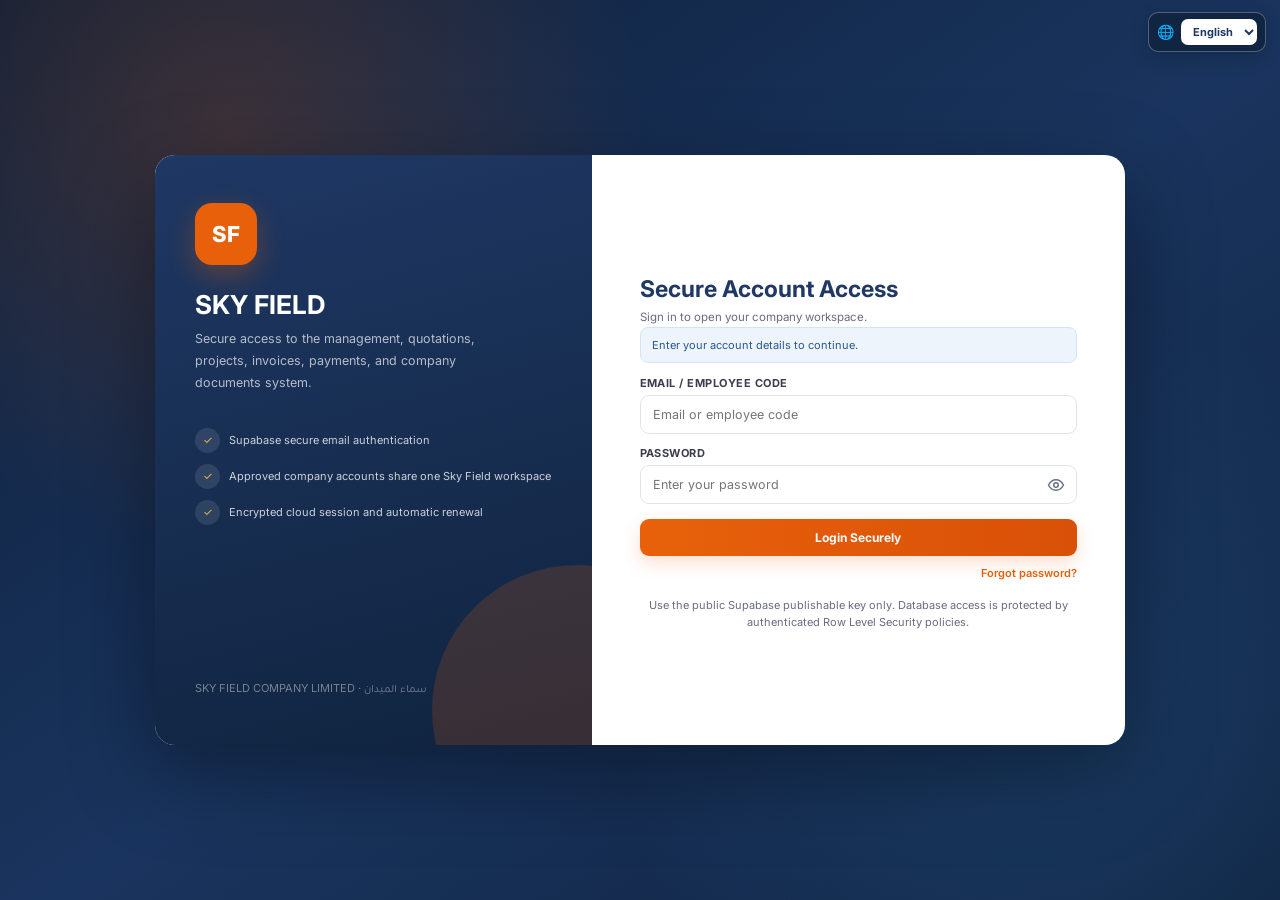
<file: index.html>
<!DOCTYPE html>
<html lang="en" dir="ltr" translate="no">
<head>
<meta charset="UTF-8">
<!-- The site has its own Arabic and English; browser auto-translation garbles names and labels. -->
<meta name="google" content="notranslate">
<meta name="viewport" content="width=device-width, initial-scale=1.0">
<title>SKY FIELD – Management System v29</title>
<link rel="preconnect" href="https://fonts.googleapis.com"><link rel="preconnect" href="https://fonts.gstatic.com" crossorigin><link rel="stylesheet" href="https://fonts.googleapis.com/css2?family=Inter:wght@400;500;600;700;800&family=Tajawal:wght@400;500;700;800&display=swap">
<link rel="stylesheet" href="styles.css?v=20261117-print">
<script src="supabase-js-2.117.2.js"></script>
<script src="equipment-library.js?v=20261031-confirm"></script><script src="sync-safety.js?v=20261028-speed"></script><script src="dialogs.js?v=20261102-forms"></script>
<script>
  // ── Shared database config ──
  // Paste your Supabase project URL and anon public key here (Project Settings → API).
  const SUPABASE_URL = 'https://kmcgnttunukbwsqyilcv.supabase.co';
  const SUPABASE_ANON_KEY = 'sb_publishable_yWyzQzP3IWu0pNzEBDbLNg_sLgr4VJC';
  const sfDb = (SUPABASE_URL.startsWith('http') && SUPABASE_ANON_KEY.length > 20)
    ? window.supabase.createClient(SUPABASE_URL, SUPABASE_ANON_KEY, {
        auth: {
          persistSession: true,
          autoRefreshToken: true,
          detectSessionInUrl: true
        }
      })
    : null;
  if (!sfDb) console.warn('Supabase not configured — running in local-only mode (data stays on this device/browser).');
</script>
<link rel="stylesheet" href="payroll-ui.css?v=20261027-approve"><link rel="stylesheet" href="theme.css?v=20261030-design">
</head>
<body data-module="dashboard" class="sf-auth-locked">

<div class="sf-language-switcher" aria-label="Interface language">
  <span class="sf-language-icon" aria-hidden="true">🌐</span>
  <select id="sf-ui-language" onchange="sfSetInterfaceLanguage(this.value)" aria-label="Interface language">
    <option value="en">English</option>
    <option value="ar">العربية</option>
  </select>
</div>


<div class="sf-auth-overlay" id="sf-auth-overlay" role="dialog" aria-modal="true" aria-labelledby="sf-auth-title">
  <div class="sf-auth-shell">
    <section class="sf-auth-brand">
      <div>
        <div class="sf-auth-brand-mark">SF</div>
        <h1>SKY FIELD</h1>
        <p>Secure access to the management, quotations, projects, invoices, payments, and company documents system.</p>
        <div class="sf-auth-security-list">
          <div class="sf-auth-security-item"><span class="sf-auth-security-icon">✓</span> Supabase secure email authentication</div>
          <div class="sf-auth-security-item"><span class="sf-auth-security-icon">✓</span> Approved company accounts share one Sky Field workspace</div>
          <div class="sf-auth-security-item"><span class="sf-auth-security-icon">✓</span> Encrypted cloud session and automatic renewal</div>
        </div>
      </div>
      <div class="sf-auth-brand-foot">SKY FIELD COMPANY LIMITED · سماء الميدان</div>
    </section>

    <section class="sf-auth-card">
      <div class="sf-auth-card-head">
        <h2 id="sf-auth-title">Secure Account Access</h2>
        <p id="sf-auth-subtitle">Sign in to open your company workspace.</p>
      </div>

      

      <div class="sf-auth-message info show" id="sf-auth-message">Checking secure session…</div>

      <form class="sf-auth-form active" data-auth-panel="login" id="sf-login-form" onsubmit="sfLogin(event)">
        <div class="sf-auth-grid">
          <div class="sf-auth-field"><label for="sf-login-email">Email / Employee Code</label><input id="sf-login-email" type="text" autocomplete="username" required placeholder="Email or employee code / البريد أو كود الموظف"></div>
          <div class="sf-auth-field"><label for="sf-login-password">Password</label><input id="sf-login-password" type="password" autocomplete="current-password" required placeholder="Enter your password"></div>
          <button class="sf-auth-primary" type="submit">Login Securely</button>
        </div>
        <div class="sf-auth-row"><span></span><button type="button" class="sf-auth-secondary" onclick="sfShowAuthPanel('forgot')">Forgot password?</button></div>
      </form>

      

      <form class="sf-auth-form" data-auth-panel="forgot" id="sf-forgot-form" onsubmit="sfSendPasswordReset(event)">
        <button type="button" class="sf-auth-secondary sf-auth-back" onclick="sfShowAuthPanel('login')">← Back to login</button>
        <div class="sf-auth-grid">
          <div class="sf-auth-field"><label for="sf-forgot-email">Email Address</label><input id="sf-forgot-email" type="email" autocomplete="email" required placeholder="name@company.com"></div>
          <button class="sf-auth-primary" type="submit">Send Password Reset Link</button>
        </div>
      </form>

      <form class="sf-auth-form" data-auth-panel="reset" id="sf-reset-form" onsubmit="sfUpdateRecoveredPassword(event)">
        <div class="sf-auth-grid">
          <div class="sf-auth-field"><label for="sf-reset-password">New Password</label><input id="sf-reset-password" type="password" autocomplete="new-password" minlength="8" required placeholder="Minimum 8 characters"></div>
          <div class="sf-auth-field"><label for="sf-reset-confirm">Confirm New Password</label><input id="sf-reset-confirm" type="password" autocomplete="new-password" minlength="8" required placeholder="Repeat new password"></div>
          <button class="sf-auth-primary" type="submit">Update Password</button>
        </div>
      </form>

      <div class="sf-auth-session-note">Use the public Supabase publishable key only. Database access is protected by authenticated Row Level Security policies.</div>
    </section>
  </div>
</div>

<aside class="app-sidebar" id="app-sidebar" aria-label="Main navigation">
  <div class="side-brand">
    <div class="side-brand-row">
      <div class="side-mark">SF</div>
      <div><strong>SKY FIELD</strong><small>Management &amp; Commercial System<br>سماء الميدان</small></div>
    </div>
  </div>
  <nav class="side-nav">
    <div class="side-nav-label" data-group="overview">Overview</div>
    <button class="side-nav-btn active" data-module="dashboard" onclick="showTab('dashboard',this)"><span class="side-nav-icon"><svg viewBox="0 0 24 24" aria-hidden="true" focusable="false"><path d="M3 11l9-7 9 7"/><path d="M5 10v10h14V10"/><path d="M10 20v-6h4v6"/></svg></span>Dashboard</button>
    <button class="side-nav-btn" data-module="analytics" onclick="showTab('analytics',this)"><span class="side-nav-icon"><svg viewBox="0 0 24 24" aria-hidden="true" focusable="false"><path d="M3 20h18"/><path d="M6 20v-8"/><path d="M11 20V5"/><path d="M16 20v-5"/><path d="M21 20V9"/></svg></span>Analytics</button>
    <div class="side-nav-label" data-group="commercial">Commercial</div>
    <button class="side-nav-btn" data-module="activities" onclick="sfStartNewQuotation()"><span class="side-nav-icon"><svg viewBox="0 0 24 24" aria-hidden="true" focusable="false"><circle cx="12" cy="12" r="9"/><path d="M12 8v8"/><path d="M8 12h8"/></svg></span>New Quotation</button>
    <button class="side-nav-btn" data-module="quotes" onclick="showTab('quotes',this)"><span class="side-nav-icon"><svg viewBox="0 0 24 24" aria-hidden="true" focusable="false"><path d="M6 3h9l4 4v14H6z"/><path d="M14 3v5h5"/><path d="M9 13h7"/><path d="M9 17h5"/></svg></span>Quotations <span class="side-nav-count" id="side-quote-count">0</span></button>
    <button class="side-nav-btn" data-module="projects" onclick="showTab('projects',this)"><span class="side-nav-icon"><svg viewBox="0 0 24 24" aria-hidden="true" focusable="false"><path d="M3 7a2 2 0 0 1 2-2h4l2 2h8a2 2 0 0 1 2 2v9a2 2 0 0 1-2 2H5a2 2 0 0 1-2-2z"/></svg></span>Projects <span class="side-nav-count" id="side-project-count">0</span></button>
    <button class="side-nav-btn" data-module="proformas" onclick="showTab('proformas',this)"><span class="side-nav-icon"><svg viewBox="0 0 24 24" aria-hidden="true" focusable="false"><path d="M6 3h12v18l-3-2-3 2-3-2-3 2z"/><path d="M9 8h6"/><path d="M9 12h6"/><path d="M9 16h3"/></svg></span>Proforma Invoices <span class="side-nav-count" id="side-pi-count">0</span></button> <button class="side-nav-btn" data-module="costsettings" onclick="showTab('costsettings',this)"><span class="side-nav-icon"><svg viewBox="0 0 24 24" aria-hidden="true" focusable="false"><rect x="3" y="8" width="18" height="12" rx="2"/><path d="M8 8V6a2 2 0 0 1 2-2h4a2 2 0 0 1 2 2v2"/><path d="M3 13h18"/><path d="M11 13v2h2v-2"/></svg></span>Equipment Library</button>
    <div class="side-nav-label" data-group="team">Team &amp; Attendance</div>
    <button class="side-nav-btn" data-module="engineers" onclick="showTab('engineers',this)"><span class="side-nav-icon"><svg viewBox="0 0 24 24" aria-hidden="true" focusable="false"><circle cx="9" cy="8" r="3.5"/><path d="M2.5 20a6.5 6.5 0 0 1 13 0"/><path d="M16 4.6a3.5 3.5 0 0 1 0 6.8"/><path d="M18 14.2a6.5 6.5 0 0 1 3.5 5.8"/></svg></span>Engineers <span class="side-nav-count" id="side-engineer-count">0</span></button>
    <button class="side-nav-btn" data-module="attendance" onclick="showTab('attendance',this)"><span class="side-nav-icon"><svg viewBox="0 0 24 24" aria-hidden="true" focusable="false"><circle cx="12" cy="12" r="9"/><path d="M12 7v5l3 2"/></svg></span>Attendance</button>
    <button class="side-nav-btn" data-module="expenses" onclick="showTab('expenses',this)"><span class="side-nav-icon"><svg viewBox="0 0 24 24" aria-hidden="true" focusable="false"><path d="M17 5H6a2 2 0 0 0-2 2"/><rect x="4" y="7" width="16" height="13" rx="2"/><path d="M15 13.5h2"/></svg></span>Field Expenses</button>
    <button class="side-nav-btn" data-module="timesheets" onclick="showTab('timesheets',this)"><span class="side-nav-icon"><svg viewBox="0 0 24 24" aria-hidden="true" focusable="false"><rect x="5" y="4" width="14" height="17" rx="2"/><path d="M9 4V3h6v1"/><path d="M9 13l2 2 4-4"/></svg></span>Timesheets &amp; Approvals</button>
    <button class="side-nav-btn" data-module="leave" onclick="showTab('leave',this)" style="display:none"><span class="side-nav-icon"><svg viewBox="0 0 24 24" aria-hidden="true" focusable="false"><rect x="3" y="5" width="18" height="16" rx="2"/><path d="M3 10h18"/><path d="M8 3v4"/><path d="M16 3v4"/><path d="M9 15l2 2 4-4"/></svg></span>Leave requests<span class="side-nav-count" hidden></span></button>
    <div class="side-nav-label" data-group="equipment">Equipment &amp; Custody</div>
    <button class="side-nav-btn" data-module="devices" onclick="showTab('devices',this)" style="display:none"><span class="side-nav-icon"><svg viewBox="0 0 24 24" aria-hidden="true" focusable="false"><path d="M4 18a8 8 0 1 1 16 0"/><path d="M12 18l4-5"/><path d="M4 18h16"/></svg></span>Equipment Dashboard</button>
    <button class="side-nav-btn" data-module="devices-form" onclick="showTab('devices-form',this)" style="display:none"><span class="side-nav-icon"><svg viewBox="0 0 24 24" aria-hidden="true" focusable="false"><path d="M4 8h14l-3-3"/><path d="M20 16H6l3 3"/></svg></span>Record Movement</button>
    <button class="side-nav-btn" data-module="devices-log" onclick="showTab('devices-log',this)" style="display:none"><span class="side-nav-icon"><svg viewBox="0 0 24 24" aria-hidden="true" focusable="false"><path d="M9 6h11"/><path d="M9 12h11"/><path d="M9 18h11"/><path d="M4 6h.01"/><path d="M4 12h.01"/><path d="M4 18h.01"/></svg></span>Movement Log</button>
    <button class="side-nav-btn" data-module="devices-inv" onclick="showTab('devices-inv',this)" style="display:none"><span class="side-nav-icon"><svg viewBox="0 0 24 24" aria-hidden="true" focusable="false"><rect x="3" y="13" width="8" height="7" rx="1"/><rect x="13" y="13" width="8" height="7" rx="1"/><rect x="8" y="4" width="8" height="7" rx="1"/></svg></span>Inventory</button>
    <button class="side-nav-btn" data-module="devices-calibration" onclick="showTab('devices-calibration',this)" style="display:none"><span class="side-nav-icon"><svg viewBox="0 0 24 24" aria-hidden="true" focusable="false"><circle cx="12" cy="12" r="7.5"/><circle cx="12" cy="12" r="2.5"/><path d="M12 2v3"/><path d="M12 19v3"/><path d="M2 12h3"/><path d="M19 12h3"/></svg></span>Calibration</button>
    <button class="side-nav-btn" data-module="devices-manage" onclick="showTab('devices-manage',this)" style="display:none"><span class="side-nav-icon"><svg viewBox="0 0 24 24" aria-hidden="true" focusable="false"><path d="M3 12V4h8l10 10-8 8z"/><circle cx="7.5" cy="8.5" r="1.5"/></svg></span>Manage Devices</button>
    <button class="side-nav-btn" data-module="devices-settings" onclick="showTab('devices-settings',this)" style="display:none"><span class="side-nav-icon"><svg viewBox="0 0 24 24" aria-hidden="true" focusable="false"><path d="M12 21s-7-6.2-7-12a7 7 0 0 1 14 0c0 5.8-7 12-7 12z"/><circle cx="12" cy="9" r="2.5"/></svg></span>Recipients &amp; Sites</button>
    <button class="side-nav-btn" data-module="documents" onclick="showTab('documents',this)" style="display:none"><span class="side-nav-icon"><svg viewBox="0 0 24 24" aria-hidden="true" focusable="false"><rect x="3" y="5" width="18" height="14" rx="2"/><circle cx="9" cy="11" r="2"/><path d="M6 16a3 3 0 0 1 6 0"/><path d="M14 10h4"/><path d="M14 14h4"/></svg></span>Iqama &amp; SEC-ID</button>
    <button class="side-nav-btn" data-module="library" onclick="showTab('library',this)" style="display:none"><span class="side-nav-icon"><svg viewBox="0 0 24 24" aria-hidden="true" focusable="false"><path d="M3 7a2 2 0 0 1 2-2h4l2 2h8a2 2 0 0 1 2 2v8a2 2 0 0 1-2 2H5a2 2 0 0 1-2-2z"/><path d="M8 13h8"/><path d="M8 16h5"/></svg></span>Documents Library</button>
    <div class="side-nav-label" data-group="finance">Finance</div>
    <button class="side-nav-btn" data-module="accounting" onclick="showTab('accounting',this)"><span class="side-nav-icon"><svg viewBox="0 0 24 24" aria-hidden="true" focusable="false"><path d="M3 10l9-6 9 6"/><path d="M5 10v8"/><path d="M10 10v8"/><path d="M14 10v8"/><path d="M19 10v8"/><path d="M3 20h18"/></svg></span>Accounts</button>
    <button class="side-nav-btn" data-module="payroll" onclick="showTab('payroll',this)"><span class="side-nav-icon"><svg viewBox="0 0 24 24" aria-hidden="true" focusable="false"><rect x="2.5" y="6" width="19" height="12" rx="2"/><circle cx="12" cy="12" r="2.5"/><path d="M6 9.5v5"/><path d="M18 9.5v5"/></svg></span>Payroll <span class="side-nav-count" id="side-payroll-count">0</span></button>
    <div class="side-nav-label" data-group="settings">Settings</div>
    
    <button class="side-nav-btn" data-module="attendancesettings" onclick="showTab('attendancesettings',this)"><span class="side-nav-icon"><svg viewBox="0 0 24 24" aria-hidden="true" focusable="false"><path d="M4 6h9"/><path d="M17 6h3"/><circle cx="15" cy="6" r="2"/><path d="M4 12h3"/><path d="M11 12h9"/><circle cx="9" cy="12" r="2"/><path d="M4 18h11"/><path d="M19 18h1"/><circle cx="17" cy="18" r="2"/></svg></span>Attendance Settings</button>
    <button class="side-nav-btn" data-module="users" onclick="showTab('users',this)" style="display:none"><span class="side-nav-icon"><svg viewBox="0 0 24 24" aria-hidden="true" focusable="false"><path d="M12 3l8 3v6c0 4.5-3.4 8-8 9-4.6-1-8-4.5-8-9V6z"/><circle cx="12" cy="10" r="2.5"/><path d="M8.5 16a3.5 3.5 0 0 1 7 0"/></svg></span>Users &amp; Permissions</button>
    <button class="side-nav-btn side-nav-action" data-unified-sync onclick="sfSyncDailyModule()" title="Adds new projects to the attendance list and posts approved attendance and expenses to project cost"><span class="side-nav-icon"><svg viewBox="0 0 24 24" aria-hidden="true" focusable="false"><path d="M20 11a8 8 0 0 0-14.3-4.9L4 8"/><path d="M4 4v4h4"/><path d="M4 13a8 8 0 0 0 14.3 4.9L20 16"/><path d="M20 20v-4h-4"/></svg></span>Sync attendance &amp; projects</button>
  </nav>
  <div class="side-footer">
    <div class="side-account" id="side-account">
      <div class="side-account-row">
        <div class="side-account-avatar" id="side-account-avatar">U</div>
        <div class="side-account-text"><div class="side-account-name" id="side-account-name">User</div><div class="side-account-email" id="side-account-email"></div></div>
      </div>
      <button class="side-logout-btn" type="button" onclick="sfLogout()">Log out securely</button>
    </div>
    <div class="side-language-slot" id="side-language-slot"></div><button class="side-data-btn" onclick="toggleBackupTools();if(typeof closeSidebar==='function')closeSidebar();document.getElementById('backup-tools')?.scrollIntoView({block:'nearest'})">↕ Data Backup &amp; Restore</button>
  </div>
</aside>
<div class="sidebar-scrim" onclick="closeSidebar()"></div>

<header class="page-header">
  <div class="header-inner">
    <div class="logo-wrap">
      <img src="skyfield-logo.webp" alt="SKY FIELD Logo">
    </div>
    <div class="header-title">
      <h1>SKY FIELD MANAGEMENT SYSTEM</h1>
    </div>
  </div>
  <div class="header-stripe"></div>
</header>

<main class="main">

  <div class="page-command-bar">
    <button class="mobile-nav-toggle" onclick="toggleSidebar()" aria-label="Open menu">☰</button>
    <div class="page-command-title">
      <h2 id="app-page-title">Dashboard</h2>
      <p id="app-page-subtitle">Business overview, projects, quotations, and invoice status.</p>
    </div>
    <div class="cloud-chip" id="cloud-status" title="Cloud synchronization status"><span class="cloud-dot"></span><span class="cloud-label">Checking cloud…</span></div>
    <div class="command-actions">
      
      <button class="btn-primary" type="button" id="command-primary-action" onclick="sfStartNewQuotation()">+ New Quotation</button>
    </div>
  </div>


  <!-- BACKUP / RESTORE (for OneDrive sync) -->
  <div class="backup-tools-panel" id="backup-tools">
    <div style="font-size:12px;color:var(--gray-700);flex:1;min-width:200px">
      💾 <strong>Data backup:</strong> Full backup: every table (quotations, projects, invoices, attendance, expenses, payroll, equipment, leave) and every uploaded file in one ZIP. Keep it off this computer, for example on OneDrive.
    </div>
    <button class="btn-sm" type="button" id="full-backup-btn" onclick="sfFullBackup(this)" hidden>⬇ Full backup (ZIP)</button><span id="full-backup-status" role="status" style="font-size:12px;color:var(--gray-700)"></span>
    <button class="btn-sm" type="button" onclick="exportBackup()">⬇ Settings only (JSON)</button>
    <button class="btn-sm" type="button" onclick="document.getElementById('backup-file-input').click()">⬆ Import settings (JSON)</button>
    <button class="btn-sm" type="button" onclick="migrateLegacyDocumentsToStorage()">☁ Move Legacy Documents to Storage</button>
    <input type="file" id="backup-file-input" accept=".json,application/json" style="display:none" onchange="importBackup(this)">
  </div>

  <!-- PROJECT META -->

  <div class="quote-editing-banner quotation-workspace" id="quote-editing-banner" role="status" hidden><span class="qeb-text"><span>Editing saved quotation</span> <strong id="quote-editing-number"></strong><small>Saving updates this record. To make a separate copy, use Duplicate in Quotations.</small></span><button class="btn-outline" type="button" onclick="sfStartNewQuotation()">Start a new quotation</button></div>
  <div class="quotation-section-heading quotation-workspace">
    <div><h3>Quotation Setup</h3><p>Enter the client and project details, then build the scope and commercial offer.</p></div>
    <button class="btn-outline" id="advanced-fields-btn" type="button" onclick="toggleAdvancedFields()">Show Commercial Fields</button>
  </div>
  <div class="meta-grid quotation-workspace">
    <div class="meta-card"><label for="client">Client / Project (To)</label><input id="client" placeholder="Enter client name…" oninput="updateLcApplicantFromClient()"></div>
    <div class="meta-card"><label for="client-attn">Attention</label><input id="client-attn" placeholder="Contact person name…"></div>
    <div class="meta-card"><label for="client-tel">Client Telephone</label><input id="client-tel" placeholder="05xxxxxxxx"></div>
    <div class="meta-card"><label for="client-email">Client Email</label><input id="client-email" type="email" placeholder="contact@client.com"></div>
    <div class="meta-card"><label for="proj-name">Project (Internal)</label><input id="proj-name" placeholder="Testing &amp; Commissioning" value="Testing &amp; Commissioning"></div>
    <div class="meta-card"><label for="station-name">Station / Section</label><input id="station-name" placeholder="e.g. Station 1 / BSP-01 / Feeder A"></div>
    <div class="meta-card"><label for="qo-ref">Subject</label><input id="qo-ref" placeholder="Subject of the quotation…"></div>
    <div class="meta-card"><label>Quotation No.</label>
      <div style="display:flex;gap:6px;align-items:center">
        <input id="qno" placeholder="SF-Q-2025-001" style="flex:1">
        <button class="btn-sm" type="button" onclick="generateNextQuoteNumber(true)" title="Generate a new sequential quotation number">New No.</button>
      </div>
    </div>
    <div class="meta-card"><label for="qdate">Date</label><input id="qdate" type="date"></div>
    <div class="meta-card"><label for="vat">VAT %</label><input id="vat" type="number" value="15" oninput="recalc()"></div>
    <div class="meta-card"><label for="profit">Profit Margin % <span style="font-weight:400;color:var(--gray-500)">(applies to Engineering + Equipment + Custom SOW subtotal, before VAT)</span></label><input id="profit" type="number" value="0" oninput="recalc()"></div>
    <div class="meta-card">
      <label>Discount <span style="font-weight:400;color:var(--gray-500)">(applied to subtotal, before VAT)</span></label>
      <div style="display:flex;gap:6px">
        <select id="discount-type" aria-label="Discount type" style="flex:1;border:1px dashed var(--gray-300);border-radius:5px;padding:7px 8px;font-size:12px;outline:none" onchange="recalc()">
          <option value="pct">Percentage %</option>
          <option value="fixed">Fixed Amount (SAR)</option>
        </select>
        <input id="discount-value" type="number" value="0" placeholder="0" style="flex:1" oninput="recalc()">
      </div>
    </div>
    <div class="meta-card"><label for="commission">Commission % <span style="font-weight:400;color:var(--gray-500)">(deducted from Grand Total incl. VAT, if any)</span></label><input id="commission" type="number" value="0" oninput="recalc()"></div>
    <div class="meta-card"><label for="prep-name">Prepared By (Engineer Name)</label><input id="prep-name" placeholder="Enter engineer name…" value="Mahmoud Awwad"></div>
    <div class="meta-card"><label for="prep-email">Prepared By Email</label><input id="prep-email" type="email" placeholder="you@skyfield.com" value="m.awwad@skyfield-sa.com"></div>
    <div class="meta-card"><label for="substation">Substation / Project Title</label><input id="substation" placeholder="132 / 33 / 13.8 kV Substation" value="132 / 33 / 13.8 kV Substation"></div>
  </div>

  <!-- INTERNAL COST SETTINGS -->
  <details class="quotation-workspace" id="internal-cost-settings" style="background:var(--white);border:1px solid var(--gray-200);border-radius:10px;margin-bottom:16px;box-shadow:0 1px 4px rgba(0,0,0,0.06);overflow:hidden">
    <summary style="cursor:pointer;list-style:none;padding:13px 16px;display:flex;align-items:center;justify-content:space-between;gap:12px;font-size:12px;font-weight:700;color:var(--navy);user-select:none">
      <span>🔒 Internal Cost Settings</span>
      <span style="font-size:11px;font-weight:500;color:var(--gray-500)">Private costing data — not shown in customer documents</span>
    </summary>
    <div style="padding:0 16px 16px;border-top:1px solid var(--gray-200)">
      <div style="font-size:11px;color:var(--gray-500);line-height:1.5;padding:10px 0 8px">Use these values only for internal costing and quotation calculations. They remain hidden unless this section is opened.</div>
      <div class="meta-grid" style="margin-bottom:0">
        <div class="meta-card"><label for="rate">Engineer Rate (SAR/day)</label><input id="rate" type="number" value="1500" min="0" step="0.01" oninput="recalc()"></div>
        <div class="meta-card"><label for="hpd">Working Hours/day</label><input id="hpd" type="number" value="8" min="1" step="0.5" oninput="recalc()"></div>
        <div class="meta-card"><label for="dpw">Working Days/week</label><input id="dpw" type="number" value="6" min="1" max="7" step="1"></div>
      </div>
    </div>
  </details>

  <!-- QUOTATION ATTACHMENTS -->
  <div class="quotation-workspace" style="background:var(--white);border:1px solid var(--gray-200);border-radius:10px;padding:14px 16px;margin-bottom:16px;box-shadow:0 1px 4px rgba(0,0,0,0.06)">
    <div style="display:flex;align-items:center;justify-content:space-between;flex-wrap:wrap;gap:8px;margin-bottom:8px">
      <label style="font-size:11px;font-weight:700;color:var(--gray-700);text-transform:uppercase;letter-spacing:.04em">📎 Quotation Attachments <span style="font-weight:400;text-transform:none;color:var(--gray-500)">(saved with this quotation; copied into its project when you create/link one)</span></label>
      <div>
        <input type="file" id="qa-file-input" multiple style="display:none" onchange="handleQuoteAttachFiles(this)">
        <button class="btn-sm" type="button" onclick="document.getElementById('qa-file-input').click()">+ Attach File(s)</button>
      </div>
    </div>
    <div id="qa-list" style="display:flex;flex-direction:column;gap:6px"></div>
  </div>

  <!-- STATS -->
  <div class="stats-grid quotation-workspace">
    <div class="stat-card"><div class="slbl">Activities</div><div class="sval" id="s-act">0</div></div>
    <div class="stat-card"><div class="slbl">Equipment</div><div class="sval" id="s-eq">0</div></div>
    <div class="stat-card"><div class="slbl">Total Hours</div><div class="sval" id="s-hrs">0</div></div>
    <div class="stat-card"><div class="slbl">Engineer Cost</div><div class="sval" id="s-eng">SAR 0</div></div>
    <div class="stat-card"><div class="slbl">Equipment Cost</div><div class="sval" id="s-eqc">SAR 0</div></div>
    <div class="stat-card" id="s-disc-card" style="display:none"><div class="slbl">Subtotal After Discount</div><div class="sval" id="s-discsub">SAR 0</div><div id="s-disc-sub" style="font-size:11px;color:var(--gold);margin-top:4px"></div></div>
    <div class="stat-card accent"><div class="slbl">Grand Total Including VAT</div><div class="sval" id="s-tot">SAR 0</div><div id="s-opt" style="font-size:11px;color:var(--gold);margin-top:4px;display:none"></div></div>
    <div class="stat-card accent" id="s-comm-card" style="display:none"><div class="slbl">Net Total After Commission</div><div class="sval" id="s-nettot">SAR 0</div><div id="s-comm-sub" style="font-size:11px;color:var(--gold);margin-top:4px"></div></div>
  </div>

  <!-- TABS -->
  <div class="tabs quotation-workspace">
    <button class="tab-btn active" data-builder-tab="activities" onclick="showTab('activities',this)">1. Scope of Work <span class="badge badge-act" id="tab-act-badge">0</span></button>
    <button class="tab-btn" data-builder-tab="equipment" onclick="showTab('equipment',this)">2. Equipment <span class="badge badge-eq" id="tab-eq-badge">0</span></button>
    <button class="tab-btn" data-builder-tab="costplanning" onclick="showTab('costplanning',this)">3. Internal Cost</button>
    <button class="tab-btn" data-builder-tab="conditions" onclick="showTab('conditions',this)">4. Conditions</button>
  </div>

  <div class="panel-wrap">
    <!-- DASHBOARD TAB -->
    <div id="tab-dashboard" class="dashboard-wrap">
      <div id="dashboard-content"></div>
    </div>

    <!-- ACTIVITIES TAB -->
    <div id="tab-activities">
      <div class="sow-toggle-row">
        <span>Scope of Work menu (browse categories &amp; select test items)</span>
        <button class="btn-sm active-toggle" id="sow-toggle-btn" aria-expanded="false" aria-controls="sow-menu" onclick="toggleSOWMenu()">Show Scope of Work Menu</button>
      </div>
      <div class="two-col sow-hidden" id="sow-menu">
        <div class="cat-panel">
          <div class="cat-search"><input id="csearch" placeholder="Search categories…" oninput="filterCats()"></div>
          <div class="cat-list" id="cat-list"></div>
        </div>
        <div class="task-panel">
          <div class="task-header">
            <h3 id="tp-title">Select a category</h3>
            <div class="task-actions">
              <button class="btn-sm" type="button" onclick="openScopeActivityForm()">+ Add Activity</button>
              <button class="btn-sm" onclick="selAll()">Select all</button>
              <button class="btn-sm" onclick="clrCat()">Clear</button>
            </div>
          </div>
          <div class="scope-manager-panel" id="scope-activity-form">
            <div class="scope-manager-title">
              <strong id="scope-activity-form-title">Add Activity</strong>
              <button class="cond-rm" type="button" title="Close" onclick="closeScopeActivityForm()">×</button>
            </div>
            <div class="scope-manager-grid">
              <label>Category *<input id="scope-activity-category" type="text" list="scope-category-options" maxlength="120" placeholder="Select or enter category…"><datalist id="scope-category-options"></datalist></label>
              <label>Activity / Test Name *<input id="scope-activity-name" type="text" maxlength="180" placeholder="Enter activity name…"></label>
              <label>Activity Code *<input id="scope-activity-code" type="text" maxlength="80" placeholder="e.g. HV.TEST.01"></label>
              <label>Hours *<input id="scope-activity-duration" type="number" min="0" step="0.01" placeholder="0.00"></label>
              <label>Unit *<input id="scope-activity-unit" type="text" maxlength="60" placeholder="e.g. Feeder"></label>
              <div class="scope-manager-actions">
                <button class="btn-sm" type="button" onclick="saveScopeActivity()">Save Activity</button>
                <button class="btn-sm" type="button" onclick="closeScopeActivityForm()">Cancel</button>
              </div>
            </div>
          </div>
          <div class="task-list" id="task-list"></div>
        </div>
      </div>

      <div class="custom-sow-panel">
        <h4>+ Add Scope of Work manually</h4>
        <div class="custom-sow-hint">Create a priced item directly, or create a main heading such as <strong>1. MV Cable Works</strong> and then add priced sub-items such as <strong>1.1</strong> and <strong>1.2</strong> beneath it. Main headings do not carry a quantity or price; their sub-items do.</div>
        <div class="custom-sow-label-row">
          <label for="custom-sow-label">Section description (shown in report instead of "Custom / Manual Entry")</label>
          <input type="text" id="custom-sow-label" placeholder="e.g. Additional Scope of Work" oninput="updateCustomSOWLabel(this.value)">
        </div>
        <div class="custom-sow-add">
          <textarea id="new-sow" placeholder="Type the main heading or priced scope item here (multiple lines allowed)..."></textarea>
          <div class="custom-sow-add-actions">
            <button class="btn-sm btn-main-sow" onclick="addCustomSOW('main')">+ Main Item</button>
            <button class="btn-sm" onclick="addCustomSOW('item')">+ Priced Item</button>
          </div>
        </div>
        <label style="display:flex;align-items:center;gap:6px;font-size:11px;color:var(--gray-600);margin:-6px 0 12px 2px;cursor:pointer">
          <input type="checkbox" id="sow-split-lines" style="width:13px;height:13px;accent-color:var(--orange)">
          Split each line into a separate priced item instead of one combined item
        </label>
        <div class="custom-sow-hint" style="margin:0 0 8px 2px"><strong>Main Item:</strong> a heading numbered 1, 2, 3… with no price. Use its <strong>+ Add Sub-item</strong> button to create 1.1, 1.2… Each sub-item has Specification, Remark, Qty, Unit and Unit Price. Existing standalone priced items remain supported. Tick <strong>Optional</strong> only on priced items that must be excluded from the Grand Total.</div>

        <div class="custom-sow-list" id="custom-sow-list"></div>
      </div>
    </div>

    <!-- EQUIPMENT TAB -->
    <div id="tab-equipment" style="display:none">
      <div class="equipment-toolbar">
        <div class="equipment-toolbar-copy">
          <strong>Equipment Library</strong>
          <span>Devices and prices come from the Equipment Library.</span> </div> <button class="btn-sm" type="button" onclick="sfOpenEquipmentLibrary()">Manage Equipment Library</button> </div>
      <div class="eq-hdr-row"> <span></span><span>Equipment / Kit</span><span>Rent by · Price</span><span title="How many days, weeks or months for this item — not linked to the overall Project Duration field.">Quantity ⓘ</span><span style="text-align:right">Total (SAR)</span><span></span> </div>
      <div class="eq-list" id="eq-list"></div>
    </div>

    <!-- INTERNAL COST PLANNING TAB -->
    <div id="tab-costplanning" style="display:none">
      <div class="cost-plan-wrap">
        <div class="cost-plan-intro"><strong>Private internal estimate.</strong> Select company engineers, enter duration and other expenses, then compare the estimated cost with the quotation selling value. Equipment belongs to the company and has no internal cost. This section is never included in customer quotations or invoices.</div>

        <div class="cost-plan-section">
          <div class="cost-plan-hdr"><h4>Manpower</h4><button class="btn-sm" type="button" onclick="addCostManpowerRow()">+ Add Engineer / Role</button></div>
          <div style="overflow:auto"><table class="cost-plan-table" style="min-width:860px"><thead><tr><th style="width:25%">Engineer / Role</th><th style="width:8%">Qty</th><th style="width:10%">Duration</th><th style="width:13%">Basis</th><th style="width:15%">Rate</th><th class="num" style="width:18%">Cost</th><th class="remove-col"></th></tr></thead><tbody id="cost-manpower-body"></tbody></table></div>
        </div>

        <div class="cost-plan-section">
          <div class="cost-plan-hdr"><h4>Other Project Costs</h4><button class="btn-sm" type="button" onclick="addCostOtherRow()">+ Add Cost</button></div>
          <div style="overflow:auto"><table class="cost-plan-table"><thead><tr><th>Description</th><th style="width:180px">Amount (SAR)</th><th class="remove-col"></th></tr></thead><tbody id="cost-other-body"></tbody></table></div>
        </div>

        <div class="cost-summary-grid">
          <div class="cost-summary-box"><div class="lbl">Manpower Cost</div><div class="val" id="cost-sum-manpower">SAR 0</div></div>
          <div class="cost-summary-box"><div class="lbl">Other Costs</div><div class="val" id="cost-sum-resources">SAR 0</div></div>
          <div class="cost-summary-box primary"><div class="lbl">Total Internal Cost</div><div class="val" id="cost-sum-total">SAR 0</div></div>
          <div class="cost-summary-box" id="cost-profit-box"><div class="lbl">Expected Profit / Margin</div><div class="val" id="cost-sum-profit">SAR 0 · 0%</div></div>
        </div>
        <div class="cost-privacy-note">🔒 Internal only — excluded from quotation PDF, Proforma Invoice, and client reports.</div>
      </div>
    </div>

    <!-- CONDITIONS TAB -->
    <div id="tab-conditions" style="display:none">
      <div class="cond-panel">
        <div class="custom-sow-label-row" style="max-width:420px">
          <label for="condition-type">Project / Quotation Type</label>
          <select id="condition-type" onchange="setConditionType(this.value)" style="width:100%;border:1px solid var(--gray-200);border-radius:8px;padding:8px 10px;font-size:12px;font-family:'Inter',sans-serif;color:var(--navy);background:#fff">
            <option value="testing">Testing &amp; Commissioning Project</option>
            <option value="engineer_rental">Rental – LOA Holder</option>
            <option value="test_engineer_rental">Rental – Test Engineer</option>
            <option value="equipment_rental">Rental – Equipment</option>
          </select>
          <div style="font-size:11px;color:var(--gray-500);margin-top:5px">The system loads only the conditions relevant to the selected quotation type.</div>
        </div>
        <div class="custom-sow-label-row" style="max-width:520px">
          <label>Quotation Language / لغة عرض السعر</label>
          <label class="eo-row" style="margin-top:7px;padding:9px 11px;border:1px solid var(--gray-200);border-radius:8px;background:#fff">
            <span class="eo-switch"><input id="include-arabic-translation" type="checkbox" onchange="setIncludeArabicTranslation(this.checked)"><span class="slider"></span></span>
            <span class="eo-row-text"><strong>Include Arabic Translation / إضافة الترجمة العربية</strong></span>
          </label>
          <div style="font-size:11px;color:var(--gray-500);margin-top:5px">English is always included. Turn this on to add Arabic to the quotation header, fixed labels, and every Terms &amp; Conditions clause.</div>
        </div>
        <div class="custom-sow-label-row standard-payment-controls" id="standard-payment-controls" style="max-width:760px">
          <label for="payment-term-type">Invoice &amp; Bank Transfer Schedule</label>
          <select id="payment-term-type" onchange="setPaymentTermType(this.value)" style="width:100%;border:1px solid var(--gray-200);border-radius:8px;padding:8px 10px;font-size:12px;font-family:'Inter',sans-serif;color:var(--navy);background:#fff">
            <option value="full_advance">100% Advance Payment</option>
            <option value="advance_balance">Advance Payment + Balance</option>
            <option value="after_completion">Payment After Completion</option>
            <option value="monthly_progress">Monthly / Progress Payment</option>
            <option value="custom">Custom Payment Condition</option>
          </select>
          <div id="payment-term-extra" style="display:grid;grid-template-columns:1fr 1fr;gap:8px;margin-top:8px">
            <div id="advance-pct-wrap" style="display:none">
              <label for="payment-advance-pct" style="font-size:11px;color:var(--gray-500)">Advance Percentage</label>
              <input id="payment-advance-pct" type="number" min="0" max="100" value="30" oninput="updatePaymentTerms()" style="width:100%;border:1px solid var(--gray-200);border-radius:7px;padding:7px 9px">
            </div>
            <div id="payment-balance-basis-wrap" style="display:none">
              <label for="payment-balance-basis" style="font-size:11px;color:var(--gray-500)">Remaining Balance Method</label>
              <select id="payment-balance-basis" onchange="updatePaymentTerms()" style="width:100%;border:1px solid var(--gray-200);border-radius:7px;padding:7px 9px;background:#fff">
                <option value="monthly_progress">Monthly invoices based on approved progress</option>
                <option value="after_completion">After completion of the work</option>
              </select>
            </div>
            <div id="payment-days-wrap">
              <label for="payment-due-days" style="font-size:11px;color:var(--gray-500)">Payment Due Within (Days)</label>
              <input id="payment-due-days" type="number" min="0" value="30" oninput="updatePaymentTerms()" style="width:100%;border:1px solid var(--gray-200);border-radius:7px;padding:7px 9px">
            </div>
          </div>
          <textarea id="payment-custom-text" placeholder="Enter the custom payment condition..." oninput="updatePaymentTerms()" style="display:none;width:100%;margin-top:8px;border:1px solid var(--gray-200);border-radius:8px;padding:8px 10px;font-size:12px;font-family:'Inter',sans-serif;min-height:58px"></textarea>
          <textarea id="payment-custom-text-ar" placeholder="أدخل ترجمة شرط الدفع المخصص بالعربية..." dir="rtl" oninput="updatePaymentTerms()" style="display:none;width:100%;margin-top:8px;border:1px solid var(--gray-200);border-radius:8px;padding:8px 10px;font-size:12px;font-family:Tahoma,'Inter',sans-serif;min-height:58px"></textarea>
          <div style="font-size:11px;color:var(--gray-500);margin-top:5px">Only the selected payment condition will appear in the quotation.</div>
        </div>
        <div class="custom-sow-label-row" style="max-width:900px">
          <div class="condition-language-grid">
            <div>
              <label for="payment-method">Payment Method / طريقة الدفع</label>
              <select id="payment-method" onchange="setPaymentMethod(this.value)" style="width:100%;border:1px solid var(--gray-200);border-radius:8px;padding:8px 10px;font-size:12px;font-family:'Inter',Tahoma,sans-serif;color:var(--navy);background:#fff">
                <option value="bank_transfer">Invoice &amp; Bank Transfer</option>
                <option value="lc">Letter of Credit (L/C)</option>
              </select>
            </div>
            <div id="lc-quick-status" style="font-size:11px;color:var(--gray-500);line-height:1.6;padding-top:20px">Invoice and bank-transfer conditions are currently selected.</div>
          </div>
          <div id="lc-summary-card" class="lc-summary-card">
            <strong>L/C payment structure:</strong> 30% mobilization payment by bank transfer + 70% irrevocable L/C at sight, paid against monthly progress invoices. The mandatory 14-day countersignature protection is included in Payment Condition No. 1 so Conditions 22 and 26 remain unchanged.
          </div>
          <div id="lc-controls" class="lc-controls">
            <div class="lc-controls-grid">
              <div class="lc-field"><label for="lc-advance-pct">Advance Payment (%)</label><input id="lc-advance-pct" type="number" min="0" max="100" step="0.01" value="30" oninput="updateLcTerms()"></div>
              <div class="lc-field"><label for="lc-balance-pct">L/C Balance (%) — Auto</label><input id="lc-balance-pct" type="number" value="70" readonly></div>
              <div class="lc-field"><label for="lc-type">L/C Type</label><select id="lc-type" onchange="updateLcTerms()"><option value="irrevocable_at_sight">Irrevocable L/C at Sight</option><option value="confirmed_at_sight">Confirmed Irrevocable L/C at Sight</option></select></div>
              <div class="lc-field"><label for="lc-advance-days">Advance Due Within (Calendar Days)</label><input id="lc-advance-days" type="number" min="0" max="365" value="7" oninput="updateLcTerms()"></div>
              <div class="lc-field"><label for="lc-open-days">Open L/C Within (Calendar Days)</label><input id="lc-open-days" type="number" min="0" max="365" value="10" oninput="updateLcTerms()"></div>
              <div class="lc-field"><label for="lc-document-days">Countersignature Period (Calendar Days)</label><input id="lc-document-days" type="number" min="1" max="365" value="14" oninput="updateLcTerms()"></div>
              <div class="lc-subsection">Payment and parties</div>
              <div class="lc-field"><label for="lc-payment-basis">Payment Basis</label><select id="lc-payment-basis" onchange="updateLcTerms()"><option value="monthly_progress">Monthly Progress Invoices</option><option value="after_completion">After Completion</option></select></div>
              <div class="lc-field"><label for="lc-currency">Currency</label><select id="lc-currency" onchange="updateLcTerms()"><option value="SAR">SAR</option><option value="USD">USD</option><option value="EUR">EUR</option></select></div>
              <div class="lc-field"><label for="lc-calculation-basis">Percentage Calculation Basis</label><select id="lc-calculation-basis" onchange="updateLcTerms()"><option value="before_vat">Before VAT</option><option value="including_vat">Including VAT</option></select></div>
              <div class="lc-field"><label for="lc-applicant">Applicant — Auto from Client</label><input id="lc-applicant" type="text" readonly></div>
              <div class="lc-field"><label for="lc-beneficiary">Beneficiary</label><input id="lc-beneficiary" type="text" value="Sky Field Company Limited" oninput="updateLcTerms()"></div>
              <div class="lc-field"><label for="lc-bank-charges">Bank/L/C Charges Borne By</label><select id="lc-bank-charges" onchange="updateLcTerms()"><option value="client">Customer</option><option value="shared" selected>Both Parties</option><option value="beneficiary">Beneficiary</option></select></div>
              <div class="lc-subsection">Rules, bank and validity</div>
              <div class="lc-field"><label for="lc-rules">Applicable Rules</label><input id="lc-rules" type="text" value="UCP 600" oninput="updateLcTerms()"></div>
              <div class="lc-field"><label for="lc-acceptable-bank">Acceptable Issuing Bank (optional)</label><input id="lc-acceptable-bank" type="text" placeholder="e.g. Saudi National Bank" oninput="updateLcTerms()"></div>
              <div class="lc-field"><label for="lc-validity-days">Valid After Expected Completion (Days)</label><input id="lc-validity-days" type="number" min="0" max="365" value="30" oninput="updateLcTerms()"></div>
              <div class="lc-subsection">Required L/C documents</div>
              <div class="lc-documents">
                <label><input id="lc-doc-commercial-invoice" type="checkbox" checked onchange="updateLcTerms()"> Commercial Invoice</label>
                <label><input id="lc-doc-delivery-note" type="checkbox" checked onchange="updateLcTerms()"> Delivery Note</label>
                <label><input id="lc-doc-progress-certificate" type="checkbox" checked onchange="updateLcTerms()"> Progress Certificate</label>
                <label><input id="lc-doc-timesheet" type="checkbox" onchange="updateLcTerms()"> Signed Timesheet</label>
              </div>
            </div>
            <div class="lc-amount-summary">
              <div class="lc-amount-card">Calculation Base<strong id="lc-base-amount">SAR 0</strong></div>
              <div class="lc-amount-card">Advance Amount<strong id="lc-advance-amount">SAR 0</strong></div>
              <div class="lc-amount-card">L/C Amount<strong id="lc-balance-amount">SAR 0</strong></div>
            </div>
            <div class="lc-private-note">The remaining percentage and amounts are calculated automatically. The Applicant is taken from the quotation Client field. Selecting another currency relabels the quotation values and does not apply an exchange-rate conversion. Confirm the final L/C wording and document set with the issuing bank before acceptance.</div>
          </div>
        </div>
        <div class="custom-sow-label-row" style="max-width:340px">
          <label for="proj-duration">Project Duration</label>
          <input type="text" id="proj-duration" placeholder="e.g. 6 months" oninput="updateProjectDuration(this.value)">
        </div>
        <div class="custom-sow-label-row" style="max-width:760px">
          <label>Commercial Rates for Conditions</label>
          <div style="display:grid;grid-template-columns:repeat(2,minmax(0,1fr));gap:8px">
            <div>
              <label for="commercial-engineer-daily-rate" style="font-size:11px;color:var(--gray-500)">Engineer Daily Rate (SAR/day)</label>
              <input id="commercial-engineer-daily-rate" type="number" min="0" step="0.01" placeholder="e.g. 1,500" oninput="refreshCommercialConditionRates()">
            </div>
            <div>
              <label for="commercial-engineer-monthly-rate" style="font-size:11px;color:var(--gray-500)">Engineer Monthly Rate (SAR/month)</label>
              <input id="commercial-engineer-monthly-rate" type="number" min="0" step="0.01" placeholder="e.g. 30,000" oninput="refreshCommercialConditionRates()">
            </div>
            <div style="grid-column:1 / -1">
              <label for="commercial-mobilization-rate" style="font-size:11px;color:var(--gray-500)">Mobilization &amp; Demobilization Cost / Engineer (SAR)</label>
              <input id="commercial-mobilization-rate" type="number" min="0" step="0.01" placeholder="e.g. 1,000" oninput="refreshCommercialConditionRates()">
            </div>
          </div>
          <div style="font-size:11px;color:var(--gray-500);margin-top:5px">Customer-facing rates. These values are inserted automatically into the relevant Terms &amp; Conditions in the quotation/PDF.</div>
        </div>
        <div class="cond-list" id="cond-list"></div>
      </div>
    </div>

    <div class="condition-modal-overlay" id="condition-modal-overlay" onclick="if(event.target===this)closeConditionEditor()">
      <div class="condition-modal" role="dialog" aria-modal="true" aria-labelledby="condition-modal-title">
        <div class="condition-modal-hdr"><h3 id="condition-modal-title">Edit Condition</h3><button class="condition-modal-close" onclick="closeConditionEditor()" aria-label="Close">×</button></div>
        <div class="condition-modal-body">
          <div class="condition-edit-grid">
            <div class="condition-edit-field"><label for="condition-edit-section">Section</label><select id="condition-edit-section"></select></div>
            <div class="condition-edit-field"><label for="condition-edit-number">Condition Number</label><select id="condition-edit-number" disabled><option>Automatic</option></select></div>
            <div class="condition-edit-field"><label for="condition-edit-en">English Text</label><textarea id="condition-edit-en" dir="ltr"></textarea></div>
            <div class="condition-edit-field"><label for="condition-edit-ar">النص العربي</label><textarea id="condition-edit-ar" dir="rtl"></textarea></div>
          </div>
          <div class="condition-modal-actions"><button class="condition-modal-cancel" onclick="resetConditionEditor()">Reset to Default</button><button class="condition-modal-cancel" id="condition-save-default" onclick="saveConditionAsCompanyDefault()" style="display:none">Save as Company Default</button><button class="condition-modal-cancel" onclick="closeConditionEditor()">Cancel</button><button class="condition-modal-save" onclick="saveConditionEditor()">Save Condition</button></div>
        </div>
      </div>
    </div>

<div id="sf-documents-panel" hidden></div><div id="sf-library-panel" hidden></div>
<div id="sf-users-panel" hidden></div><div id="sf-leave-panel" hidden></div>
<div id="sf-equipment-panel" hidden><iframe id="sf-equipment-frame" title="Equipment &amp; Custody" scrolling="no"></iframe></div>
<div id="sf-unified-panel" hidden><div id="sf-unified-notice" role="status"></div><iframe id="sf-unified-frame" title="Sky Field workspace" style="width:100%;height:900px;border:0;display:block" hidden></iframe></div>
    <!-- ENGINEERS TAB -->
    <div id="tab-engineers" style="display:none">
      <div class="resource-toolbar">
        <h3>Engineers Database</h3>
        <div style="display:flex;gap:8px;align-items:center;flex-wrap:wrap">
          <input class="quote-search" id="engineer-search" placeholder="Search name / ID / nationality / LOA..." oninput="renderEngineers()">
          <button class="btn-outline" type="button" onclick="importSkyFieldEngineers(true)">Import Sky Field Engineers</button>
        </div>
      </div>
      <div class="resource-layout">
        <div class="resource-form">
          <h4 id="engineer-form-title">Add Engineer</h4>
          <input type="hidden" id="eng-id">
          <div class="resource-grid">
            <div class="resource-field span-2"><label for="eng-name">Engineer Name *</label><input id="eng-name" placeholder="Full name"></div>
            <div class="resource-field"><label for="eng-nationality">Nationality</label><input id="eng-nationality" placeholder="e.g. Egyptian"></div>
            <div class="resource-field"><label for="eng-iqama">Iqama / ID Number</label><input id="eng-iqama" placeholder="ID number"></div>
            <div class="resource-field"><label for="eng-employee-no">Employee Number</label><input id="eng-employee-no" placeholder="Employee no."></div>
            <div class="resource-field"><label for="eng-profession">Profession</label><input id="eng-profession" placeholder="Job profession"></div>
            <div class="resource-field"><label for="eng-specialization">Specialization</label><select id="eng-specialization"><option>Protection</option><option>Testing & Commissioning</option><option>Transformer</option><option>Switchgear</option><option>Cable Testing</option><option>Solar</option><option>Technician</option><option>Project Management</option><option>Other</option></select></div>
            <div class="resource-field"><label for="eng-loa">LOA Classification</label><select id="eng-loa"><option value="Non-LOA">Non-LOA</option><option value="C1">C1</option><option value="C2">C2</option></select></div>
            <div class="resource-field"><label for="eng-employment">Employment Type</label><select id="eng-employment"><option>Company Employee</option><option>Rental Engineer</option><option>Freelancer</option></select></div>
            <div class="resource-field"><label for="eng-status">Status</label><select id="eng-status"><option value="available">Available</option><option value="assigned">Assigned</option><option value="leave">On Leave</option><option value="unavailable">Unavailable</option></select></div>
            <div class="resource-field"><label for="eng-daily">Daily Internal Cost (SAR)</label><input id="eng-daily" type="number" min="0" step="0.01" value="0"></div>
            <div class="resource-field"><label for="eng-monthly">Basic Monthly Salary (SAR)</label><input id="eng-monthly" type="number" min="0" step="0.01" value="0"></div>
            <div class="resource-field"><label for="eng-overtime">Overtime / Hour (SAR)</label><input id="eng-overtime" type="number" min="0" step="0.01" value="0"></div>
            <div class="resource-field"><label for="eng-housing-transport">Housing & Transport Allowance</label><input id="eng-housing-transport" type="number" min="0" step="0.01" value="0"></div>
            <div class="resource-field"><label for="eng-site-allowance">Site Allowance</label><input id="eng-site-allowance" type="number" min="0" step="0.01" value="0"></div>
            <div class="resource-field"><label for="eng-car-allowance">Car Allowance</label><input id="eng-car-allowance" type="number" min="0" step="0.01" value="0"></div>
            <div class="resource-field span-2"><label for="eng-notes">Notes</label><textarea id="eng-notes" rows="3" placeholder="Availability, experience, document notes..."></textarea></div>
          </div>
          <div class="resource-actions"><button class="btn-primary" type="button" onclick="saveEngineerRecord()" id="eng-save-btn">Save Engineer</button><button class="btn-outline" type="button" onclick="resetEngineerForm()">Clear</button></div>
        </div>
        <div class="resource-card">
          <h4>Saved Engineers</h4>
          <div class="resource-table-wrap"><table class="resource-table"><thead><tr><th>Name</th><th>Employee / ID</th><th>Specialization</th><th>LOA</th><th>Monthly</th><th>OT/Hr</th><th>Status</th><th>Actions</th></tr></thead><tbody id="engineer-table-body"></tbody></table></div>
        </div>
      </div>
    </div>


    <!-- MONTHLY TIMESHEETS / PAYROLL TAB -->
    <div id="tab-payroll" style="display:none">
      <div class="resource-toolbar">
        <h3>Monthly Payroll Sheets</h3>
        <span style="font-size:11px;color:var(--gray-500)">Days, overtime and site allowance can be filled from approved attendance.</span>
      </div>
      <div class="payroll-page">
        <div class="payroll-controls">
          <div class="payroll-control"><label for="payroll-month">Payroll Month</label><input id="payroll-month" type="month" onchange="payrollMonthChanged()"></div>
          <div class="payroll-control"><label for="payroll-project">Project</label><select id="payroll-project" onchange="payrollProjectChanged()"><option value="">General / Not assigned</option></select></div>
          <div class="payroll-control"><label for="payroll-standard-days">Payroll Divisor</label><input id="payroll-standard-days" type="number" value="30" readonly title="Sky Field payroll is calculated on a fixed 30-day divisor."></div>
          <div class="payroll-actions">
            <button class="btn-outline" type="button" onclick="payrollNewSheet()">New Sheet</button>
            <button class="btn-outline" type="button" onclick="payrollLoadProjectEngineers()">Load Engineers</button>
            <button class="btn-outline" type="button" onclick="payrollAddRow()">+ Add Row</button>
            <button class="btn-primary" type="button" onclick="payrollSaveSheet()">حفظ مسودة / Save draft</button>
          </div>
        </div>
        
        <div class="payroll-summary" id="payroll-summary"></div>
        <div id="payroll-review-notice" role="status"></div>
        <div class="payroll-table-wrap">
          <table class="payroll-table">
            <thead><tr><th>الموظف / Employee</th><th>الحضور / Worked</th><th>الغياب / Absent</th><th>المستحقات / Gross</th><th>الخصومات / Deductions</th><th>الصافي / Net</th><th>المراجعة / Review</th></tr></thead>
            <tbody id="payroll-table-body"></tbody>
          </table>
        </div>

        <div class="payroll-actions" style="justify-content:flex-start;margin-bottom:12px">
          <button class="btn-outline" type="button" onclick="payrollExportXlsx()">Export Excel</button>
          <button class="btn-outline" type="button" onclick="payrollPrint()">Print / Save PDF</button>
          <button class="btn-outline" type="button" onclick="payrollApproveCurrent()">اعتماد الكشف / Approve</button>
        </div>
        <div class="payroll-signatures"><div>General Manager<br>المدير العام</div><div>Accounts<br>الحسابات</div><div>HR Department<br>إدارة شؤون الموظفين</div></div>
        <div class="payroll-saved">
          <div class="payroll-saved-hdr"><h4>Saved Monthly Sheets</h4><input class="quote-search" id="payroll-search" placeholder="Search month / project..." oninput="payrollRenderSaved()"></div>
          <div class="payroll-saved-list" id="payroll-saved-list"></div>
        </div>
      </div>
    </div>

    <!-- EQUIPMENT LIBRARY TAB (module id: costsettings) -->
    <div id="tab-costsettings" style="display:none">
      <div class="resource-toolbar"><h3>Equipment Library</h3><span style="font-size:11px;color:var(--gray-500)">Devices and prices offered in quotations</span></div> <div class="resource-layout"> <div class="resource-form"> <h4 id="cost-eq-form-title">Add Equipment</h4> <input type="hidden" id="cost-eq-id"> <div class="resource-grid"> <div class="resource-field span-2"><label for="cost-eq-name">Equipment / Kit Name *</label><input id="cost-eq-name" maxlength="160" placeholder="e.g. CPC 100"></div> <div class="resource-field"><label for="cost-eq-mfr">Manufacturer</label><input id="cost-eq-mfr" maxlength="100" placeholder="e.g. OMICRON"></div> <div class="resource-field"><label for="cost-eq-category">Category</label><input id="cost-eq-category" placeholder="Protection / HV / Transformer..."></div> <div class="resource-field"><label for="cost-eq-daily">Price per Day (SAR)</label><input id="cost-eq-daily" type="number" min="0" step="0.01" placeholder="0"></div> <div class="resource-field"><label for="cost-eq-weekly">Price per Week (SAR)</label><input id="cost-eq-weekly" type="number" min="0" step="0.01" placeholder="0"></div> <div class="resource-field"><label for="cost-eq-monthly">Price per Month (SAR)</label><input id="cost-eq-monthly" type="number" min="0" step="0.01" placeholder="0"></div> <div class="resource-field span-2 eq-lib-note">Leave a price empty if the device is not rented by that unit. In a quotation you choose days, weeks or months and how many.</div> </div> <div class="resource-actions"><button class="btn-primary" type="button" onclick="saveCostEquipmentRecord()" id="cost-eq-save-btn">Save Equipment</button><button class="btn-outline" type="button" onclick="resetCostEquipmentForm()">Clear</button></div> </div> <div class="resource-card"> <h4>Equipment</h4> <div class="eq-lib-tools"><input id="cost-eq-search" type="search" placeholder="Search equipment, manufacturer, category…" oninput="sfRenderEquipmentLibrary()"><span id="cost-eq-count" class="eq-lib-count"></span></div> <div class="resource-table-wrap eq-lib-wrap"><table class="resource-table"><thead><tr><th>Equipment</th><th>Category</th><th>Day</th><th>Week</th><th>Month</th><th>Actions</th></tr></thead><tbody id="cost-equipment-table-body"></tbody></table></div> </div>
      </div>
    </div>

    <!-- PROJECTS TAB -->
    <div id="tab-projects" style="display:none">
      <!-- Summary bar -->
      <div class="proj-fin-summary" id="proj-summary"></div>
      <!-- Toolbar -->
      <div class="proj-toolbar">
        <h3>All projects / كل المشاريع</h3>
        <input class="proj-search" id="proj-search" placeholder="Search projects…" oninput="renderProjects()">
        
      </div>
      <!-- Grid -->
      <div id="proj-comm-review" style="display:none"></div>
    <div class="list-filters" id="proj-filters">
      <label>Status / الحالة<select id="pf-status" onchange="renderProjects()"><option value="">All / الكل</option><option value="active">Active / نشط</option><option value="completed">Completed / مكتمل</option><option value="hold">On Hold / متوقف</option></select></label>
      <label>Client / العميل<select id="pf-client" onchange="renderProjects()"><option value="">All clients / كل العملاء</option></select></label>
      <label>Start from / البداية من<input type="date" id="pf-from" onchange="renderProjects()"></label>
      <label>to / إلى<input type="date" id="pf-to" onchange="renderProjects()"></label>
      <label>Collection / التحصيل<select id="pf-collect" onchange="renderProjects()"><option value="">All / الكل</option><option value="outstanding">Outstanding / عليه مستحقات</option><option value="paid">Fully paid / مسدد</option><option value="none">Not invoiced / لم يُفوتر</option></select></label>
      <button type="button" class="btn-outline" onclick="clearListFilters('proj')">Clear / مسح</button>
      <span class="lf-count" id="pf-count"></span>
    </div>
    <div class="proj-grid" id="proj-grid"></div>
    </div>


    <!-- ANALYTICS TAB -->
  <div id="tab-analytics" style="display:none"><div id="analytics-root"></div></div>

  <!-- PROJECT DETAILS TAB -->
    <div id="tab-projectdetails" style="display:none">
      <div class="pd-back-row">
        <button class="pd-back-btn" onclick="closeProjectDetails()">← Back to Projects</button>
        <div class="pd-actions">
          <button class="btn-primary" id="pd-new-invoice-btn" type="button">🧾 New Invoice</button>
          <button class="btn-outline" id="pd-edit-project-btn" type="button">✏ Edit Project</button>
        </div>
      </div>
      <div id="project-details-root"></div>
    </div>

    <!-- SAVED QUOTATIONS TAB -->
    <div id="tab-quotes" style="display:none">
      <div class="quote-toolbar">
        <h3>All quotations / كل عروض الأسعار</h3>
        <input class="quote-search" id="quote-search" placeholder="Search quotation / station / client…" oninput="renderSavedQuotations()">
      </div>
      <details class="quote-hint sf-hint"><summary><span>Save each station as its own quotation, then add it as a project to create invoices.</span><span class="sf-hint-more">How it works</span></summary><div class="sf-hint-body">Use this area when one project has more than one station or section. Save each station as a separate quotation, then click <strong>Add as Project</strong> to convert and link it to a tracked <strong>Project</strong>. Only after that step will the <strong>Create Proforma</strong> option appear. The project keeps the quotation, Proforma Invoices, payments, commission, attachments, and documents linked in one place.</div></details>
      <div class="quote-active-note" id="quote-active-note"></div>
      <div class="quote-grid" id="quote-grid"></div>
    </div>

    <!-- PROFORMA INVOICES TAB -->
    <div id="tab-proformas" style="display:none">
      <div class="pi-toolbar">
        <h3>All invoices / كل الفواتير</h3>
        <input class="pi-search" id="pi-search" placeholder="Search number / client / project…" oninput="renderProformas()">
        <button class="btn-primary" id="pi-from-current-btn" style="font-size:12px;padding:6px 14px;display:none" onclick="createProformaFromCurrent()">+ From Current Project Quotation</button>
      </div>
      <div class="list-filters" id="pi-filters">
      <label>Payment / حالة الدفع<select id="if-status" onchange="renderProformas()"><option value="">All / الكل</option><option value="pending">Pending / معلّق</option><option value="partial">Partially paid / مدفوع جزئيًا</option><option value="unpaid">Not fully paid / غير مسدد</option><option value="paid">Paid / مدفوع</option></select></label>
      <label>Client / العميل<select id="if-client" onchange="renderProformas()"><option value="">All clients / كل العملاء</option></select></label>
      <label>Project / المشروع<select id="if-project" onchange="renderProformas()"><option value="">All projects / كل المشاريع</option></select></label>
      <button type="button" class="btn-outline" onclick="clearListFilters('pi')">Clear / مسح</button>
      <span class="lf-count" id="if-count"></span>
    </div>
    <div class="proj-fin-summary pi-summary" id="pi-summary"></div>
    <details class="pi-hint sf-hint"><summary><span>Proforma invoices request payment and are not tax invoices. Create them from a quotation linked to a project.</span><span class="sf-hint-more">How it works</span></summary><div class="sf-hint-body">A Proforma Invoice is a payment-request document and is <strong>not a Tax Invoice</strong>. It can only be created after the quotation has been converted and linked to a <strong>Project</strong>. Choose Full, Percentage, or Fixed Amount, then preview and print it as an A4 PDF. Every saved Proforma Invoice is linked to its Project and automatically creates or updates a pending payment entry. Mark that entry as paid inside the Project when payment is received.</div></details>
      <div class="pi-grid" id="pi-grid"></div>
    </div>
  </div>

  <!-- PROJECT MODAL -->
  <div class="proj-modal-overlay" id="proj-modal-overlay" onclick="if(event.target===this)closeProjModal()">
    <div class="proj-modal">
      <div class="proj-modal-hdr">
        <h3 id="proj-modal-title">New Project</h3>
        <button class="proj-modal-close" onclick="closeProjModal()">×</button>
      </div>
      <div class="proj-modal-body">
        <input type="hidden" id="pm-id">
        <div class="proj-field">
          <label for="pm-name">Project Name *</label>
          <input id="pm-name" placeholder="e.g. YANBU Wind Farm T&C">
        </div>
        <div style="display:grid;grid-template-columns:1fr 1fr;gap:12px">
          <div class="proj-field">
            <label for="pm-client">Client</label>
            <input id="pm-client" placeholder="Client company">
          </div>
          <div class="proj-field">
            <label for="pm-status">Status</label>
            <select id="pm-status">
              <option value="active">Active</option>
              <option value="completed">Completed</option>
              <option value="hold">On Hold</option>
            </select>
          </div>
        </div>
        <div style="display:grid;grid-template-columns:1.4fr .7fr 1fr;gap:12px">
          <div class="proj-field">
            <label for="pm-contract">Contract Value incl. VAT (SAR)</label>
            <input id="pm-contract" type="number" placeholder="0" oninput="pmContractChanged()">
            <div id="pm-contract-net" style="font-size:11px;color:var(--gray-500);margin-top:3px"></div>
          </div>
          <div class="proj-field">
            <label for="pm-vat">VAT %</label>
            <input id="pm-vat" type="number" min="0" max="99" step="0.01" placeholder="15" oninput="pmContractChanged()">
          </div>
          <div class="proj-field">
            <label for="pm-start">Start Date</label>
            <input id="pm-start" type="date">
          </div>
        </div>
        <div style="display:grid;grid-template-columns:1fr 1fr;gap:12px">
          <div class="proj-field">
            <label for="pm-commission-pct">Commission % before VAT (عمولة)</label>
            <input id="pm-commission-pct" type="number" placeholder="0" oninput="pmRecalcCommission()">
          </div>
          <div class="proj-field">
            <label for="pm-commission-amt">Commission Amount (SAR)</label>
            <input id="pm-commission-amt" type="number" placeholder="0">
          </div>
        </div>
        <div class="proj-field">
          <label for="pm-notes">Description / Notes</label>
          <textarea id="pm-notes" rows="2" placeholder="Project notes…"></textarea>
        </div>
        <hr style="border:none;border-top:1px solid var(--gray-200)">
        <!-- Purchase Orders -->
        <div class="proj-field">
          <label>Purchase Orders (PO)</label>
          <div id="pm-po-list" style="display:flex;flex-direction:column;gap:5px;margin-bottom:6px"></div>
          <div class="proj-add-row" style="flex-wrap:wrap;gap:4px">
            <input id="pm-po-input" placeholder="PO number…" aria-label="PO number" style="flex:2;min-width:130px" onkeydown="if(event.key==='Enter')addProjItem('po')">
            <input id="pm-po-date" type="date" aria-label="PO date" title="PO date" style="flex:1;min-width:125px">
            <input id="pm-po-amount" type="number" min="0" placeholder="Value SAR (optional)" aria-label="PO value" style="flex:1;min-width:125px">
          </div>
          <div class="proj-add-row" style="margin-top:4px;flex-wrap:wrap;gap:6px;align-items:center">
            <input type="file" id="pm-po-file" accept="application/pdf,image/*" aria-label="PO file" style="font-size:11px;flex:1;min-width:180px">
            <button class="btn-sm" id="pm-po-add-btn" onclick="addProjItem('po')">+ Add PO</button>
          </div>
          <div style="font-size:11px;color:var(--gray-500);margin-top:3px">Attach the PO as a PDF or an image (up to 25 MB). It is stored securely with the project documents. / أرفق أمر الشراء PDF أو صورة.</div>
        </div>
        <!-- Commission Entries -->
        <div class="proj-field">
          <label>Commission Entries (عمولة)</label>
          <div id="pm-comm-list" style="display:flex;flex-direction:column;gap:5px;margin-bottom:6px"></div>
          <div class="proj-add-row" style="flex-wrap:wrap;gap:4px">
            <input id="pm-comm-label" placeholder="Label (e.g. Agent commission)" style="flex:2;min-width:140px">
            <input id="pm-comm-pct" type="number" placeholder="%" style="flex:1;min-width:70px" oninput="pmSuggestCommAmount()">
            <input id="pm-comm-amount" type="number" placeholder="Amount (SAR)" style="flex:1;min-width:100px">
            <input id="pm-comm-notes" placeholder="Notes (optional)" style="flex:2;min-width:120px">
            <button class="btn-sm" onclick="addProjItem('comm')">+ Add Commission</button>
          </div>
          <div style="font-size:11px;color:var(--gray-500);margin-top:2px">Enter a % to auto-suggest the amount from the Contract Value above, or type an amount directly.</div>
        </div>
        <!-- Payment Installments -->
        <div class="proj-field">
          <label>Payment Installments</label>
          <div id="pm-pay-list" style="display:flex;flex-direction:column;gap:5px;margin-bottom:6px"></div>
          <div class="proj-add-row" style="flex-wrap:wrap;gap:4px">
            <input id="pm-pay-label" placeholder="Label (e.g. Advance)" style="flex:2;min-width:120px">
            <input id="pm-pay-amount" type="number" placeholder="Amount (SAR)" style="flex:1;min-width:100px">
            <input id="pm-pay-date" type="date" aria-label="Payment due date" style="flex:1;min-width:120px">
            <select id="pm-pay-status" aria-label="Payment status" style="border:1px dashed var(--gray-300);border-radius:5px;padding:5px 8px;font-size:11.5px;outline:none">
              <option value="pending">Pending</option>
              <option value="paid">Paid</option>
              <option value="overdue">Overdue</option>
            </select>
            <button class="btn-sm" onclick="addProjItem('pay')">+ Add</button>
          </div>
        </div>
        <!-- Documents -->
        <div class="proj-field">
          <label>Attached Documents</label>
          <div id="pm-doc-list" style="display:flex;flex-direction:column;gap:5px;margin-bottom:6px"></div>
          <div class="proj-add-row" style="flex-wrap:wrap;gap:4px">
            <input id="pm-doc-name" placeholder="Document name…" style="flex:2;min-width:120px">
            <input id="pm-doc-url" placeholder="Google Drive or any URL…" style="flex:3;min-width:180px">
            <button class="btn-sm" onclick="addProjItem('doc')">+ Add Link</button>
          </div>
          <div style="margin-top:4px">
            <input type="file" id="pm-doc-file" multiple style="font-size:11px;color:var(--gray-600)" onchange="handleDocFiles(this)">
            <div style="font-size:11px;color:var(--gray-500);margin-top:2px">Or upload files (stored in browser)</div>
          </div>
        </div>
      </div>
      <div class="proj-modal-footer">
        <button class="btn-outline" onclick="closeProjModal()">Cancel</button>
        <button class="btn-primary" onclick="saveProjModal()">💾 Save Project</button>
      </div>
    </div>
  </div>

  <!-- QUOTATION TABLE -->
  <div class="quot-section quotation-workspace" id="quot-sec" style="display:none">
    <h2>Quotation Line Items</h2>
    <table class="quot-table">
      <colgroup>
        <col style="width:130px"><col><col style="width:100px">
        <col style="width:45px"><col style="width:65px"><col style="width:90px"><col style="width:28px">
      </colgroup>
      <thead>
        <tr>
          <th>Category</th><th>Item / Test</th><th>Code / Model</th>
          <th>Qty</th><th>Hrs / Days</th><th>Cost (SAR)</th><th></th>
        </tr>
      </thead>
      <tbody id="q-tbody"></tbody>
    </table>
    <div class="bottom-bar">
      <div class="totals">
        <div class="ti">Items: <span id="b-items">0</span></div>
        <div class="ti">Hours: <span id="b-hrs">0</span></div>
        <div class="ti">Eng. cost: <span id="b-eng">SAR 0</span></div>
        <div class="ti">Equip: <span id="b-eq">SAR 0</span></div>
        <div class="ti">Subtotal Before VAT: <span id="b-sub">SAR 0</span></div>
        <div class="ti">VAT: <span id="b-vat">SAR 0</span></div>
        <div class="ti big">Grand Total Including VAT: <span id="b-tot">SAR 0</span></div>
        <div class="ti" id="b-comm-row" style="display:none;color:var(--red)">Commission: <span id="b-comm">SAR 0</span> &nbsp;→&nbsp; Net Total After Commission: <span id="b-nettot" style="font-weight:700">SAR 0</span></div>
      </div>
      <div class="btn-actions">
        <button class="btn-outline" onclick="clearAll()">✕ Clear All</button>
        <button class="btn-outline" onclick="saveCurrentQuotation(false)">💾 Save Quotation</button>
        <button class="btn-outline" onclick="addCurrentQuotationAsProject()">📁 Add as Project</button>
        <button class="btn-outline" id="pi-current-action-btn" style="display:none" onclick="createProformaFromCurrent()">📄 Create / Preview Proforma Invoice</button>
        <button class="btn-primary" onclick="showExport()">⬇ Preview / Print Quotation</button>
      </div>
    </div>

    <!-- EXPORT OPTIONS PANEL -->
    <div class="export-opts" id="export-opts">
      <div class="export-opts-hdr" onclick="toggleExportOptsPanel()">
        <h3>⚙ Export Document Options — choose what appears on the printed quotation</h3>
        <span class="eo-toggle-arrow">▾</span>
      </div>
      <div class="export-opts-body">

        <!-- PROJECT INFO -->
        <div class="eo-group">
          <div class="eo-group-title">Project Info Box</div>
          <label class="eo-row" for="eo-info-rate"><span class="eo-row-text">Show Engineer Rate</span>
            <span class="eo-switch"><input type="checkbox" id="eo-info-rate" onchange="recalc()"><span class="slider"></span></span>
          </label>
        </div>

        <!-- ACTIVITIES COLUMNS -->
        <div class="eo-group" id="eo-act-group">
          <div class="eo-group-title" id="eo-act-group-title">Scope of Work — Columns</div>
          <label class="eo-row" for="eo-act-show"><span class="eo-row-text">Show this section</span>
            <span class="eo-switch"><input type="checkbox" id="eo-act-show" checked onchange="onActSectionToggle()"><span class="slider"></span></span>
          </label>
          <label class="eo-row sub" for="eo-act-code"><span class="eo-row-text">Show Code column</span>
            <span class="eo-switch"><input type="checkbox" id="eo-act-code" checked onchange="recalc()"><span class="slider"></span></span>
          </label>
          <label class="eo-row sub" for="eo-act-qty"><span class="eo-row-text">Show Qty column</span>
            <span class="eo-switch"><input type="checkbox" id="eo-act-qty" checked onchange="recalc()"><span class="slider"></span></span>
          </label>
          <label class="eo-row sub" for="eo-act-hrs"><span class="eo-row-text">Show Hours column</span>
            <span class="eo-switch"><input type="checkbox" id="eo-act-hrs" checked onchange="recalc()"><span class="slider"></span></span>
          </label>
          <label class="eo-row sub" for="eo-act-cost"><span class="eo-row-text">Show Cost column</span>
            <span class="eo-switch"><input type="checkbox" id="eo-act-cost" checked onchange="recalc()"><span class="slider"></span></span>
          </label>
        </div>

        <!-- EQUIPMENT RENTAL -->
        <div class="eo-group" id="eo-eq-group">
          <div class="eo-group-title">Equipment Rental Section
            <button class="eo-mini-link" onclick="eoSetEqCols(true)">all</button>
          </div>
          <label class="eo-row" for="eo-eq-show"><span class="eo-row-text">Show this section</span>
            <span class="eo-switch"><input type="checkbox" id="eo-eq-show" checked onchange="onEqSectionToggle()"><span class="slider"></span></span>
          </label>
          <label class="eo-row sub" for="eo-eq-mfr"><span class="eo-row-text">Manufacturer column</span>
            <span class="eo-switch"><input type="checkbox" id="eo-eq-mfr" checked onchange="recalc()"><span class="slider"></span></span>
          </label>
          <label class="eo-row sub" for="eo-eq-daily"><span class="eo-row-text">Rate column</span>
            <span class="eo-switch"><input type="checkbox" id="eo-eq-daily" checked onchange="recalc()"><span class="slider"></span></span>
          </label>
          <label class="eo-row sub" for="eo-eq-days"><span class="eo-row-text">Duration column</span>
            <span class="eo-switch"><input type="checkbox" id="eo-eq-days" checked onchange="recalc()"><span class="slider"></span></span>
          </label>
          <label class="eo-row sub" for="eo-eq-total"><span class="eo-row-text">Total column</span>
            <span class="eo-switch"><input type="checkbox" id="eo-eq-total" checked onchange="recalc()"><span class="slider"></span></span>
          </label>
        </div>

        <!-- COST SUMMARY -->
        <div class="eo-group">
          <div class="eo-group-title">Cost Summary — Line Items</div>
          <label class="eo-row" for="eo-sum-hrs"><span class="eo-row-text">Total Engineering Hours</span>
            <span class="eo-switch"><input type="checkbox" id="eo-sum-hrs" checked onchange="recalc()"><span class="slider"></span></span>
          </label>
          <label class="eo-row" for="eo-sum-days"><span class="eo-row-text">Total Working Days</span>
            <span class="eo-switch"><input type="checkbox" id="eo-sum-days" checked onchange="recalc()"><span class="slider"></span></span>
          </label>
          <label class="eo-row" for="eo-sum-eng"><span class="eo-row-text">Engineer Cost</span>
            <span class="eo-switch"><input type="checkbox" id="eo-sum-eng" checked onchange="recalc()"><span class="slider"></span></span>
          </label>
          <label class="eo-row" for="eo-sum-eqrental"><span class="eo-row-text">Equipment Rental</span>
            <span class="eo-switch"><input type="checkbox" id="eo-sum-eqrental" checked onchange="recalc()"><span class="slider"></span></span>
          </label>
          <label class="eo-row" for="eo-sum-sub"><span class="eo-row-text">Sub-Total</span>
            <span class="eo-switch"><input type="checkbox" id="eo-sum-sub" checked onchange="recalc()"><span class="slider"></span></span>
          </label>
          <label class="eo-row" for="eo-sum-vat"><span class="eo-row-text">VAT</span>
            <span class="eo-switch"><input type="checkbox" id="eo-sum-vat" checked onchange="recalc()"><span class="slider"></span></span>
          </label>
          <label class="eo-row" for="eo-sum-tot"><span class="eo-row-text">Total Price</span>
            <span class="eo-switch"><input type="checkbox" id="eo-sum-tot" checked onchange="recalc()"><span class="slider"></span></span>
          </label>
        </div>

        <!-- SIGNATURES -->
        <div class="eo-group">
          <div class="eo-group-title">Signature Block</div>
          <label class="eo-row" for="eo-sig-skyfield"><span class="eo-row-text">Sky Field signature box</span>
            <span class="eo-switch"><input type="checkbox" id="eo-sig-skyfield" checked onchange="recalc()"><span class="slider"></span></span>
          </label>
          <label class="eo-row" for="eo-sig-client"><span class="eo-row-text">Client Acceptance box</span>
            <span class="eo-switch"><input type="checkbox" id="eo-sig-client" checked onchange="recalc()"><span class="slider"></span></span>
          </label>
        </div>

      </div>
    </div>
  </div>


  <!-- PROFORMA INVOICE MODAL -->
  <div class="proj-modal-overlay" id="pi-modal-overlay" onclick="if(event.target===this)closeProformaModal()">
    <div class="proj-modal pi-modal">
      <div class="proj-modal-hdr">
        <h3 id="pi-modal-title">Create Proforma Invoice</h3>
        <button class="proj-modal-close" onclick="closeProformaModal()">×</button>
      </div>
      <div class="proj-modal-body">
        <input type="hidden" id="pi-id">
        <input type="hidden" id="pi-source-id">
        <div class="pi-form-grid">
          <div class="proj-field"><label for="pi-number">Proforma Invoice Number *</label><input id="pi-number" placeholder="SF-PI-2026-001"></div>
          <div class="proj-field"><label for="pi-date">Issue Date *</label><input id="pi-date" type="date"></div>
          <div class="proj-field"><label for="pi-client">Client Name *</label><input id="pi-client" placeholder="Client company"></div>
          <div class="proj-field"><label for="pi-client-vat">Client VAT Number</label><input id="pi-client-vat" placeholder="VAT registration number"></div>
          <div class="proj-field span-2"><label for="pi-client-address">Client Address</label><textarea id="pi-client-address" rows="2" placeholder="Billing address…"></textarea></div>
          <div class="proj-field"><label for="pi-attention">Attention</label><input id="pi-attention" placeholder="Contact person"></div>
          <div class="proj-field"><label for="pi-client-tel">Client Telephone</label><input id="pi-client-tel" placeholder="05xxxxxxxx"></div>
          <div class="proj-field"><label for="pi-client-email">Client Email</label><input id="pi-client-email" type="email" placeholder="contact@client.com"></div>
          <div class="proj-field"><label for="pi-project">Project Name</label><input id="pi-project" placeholder="Project name"></div>
          <div class="proj-field span-2"><label for="pi-subject">Subject</label><input id="pi-subject" placeholder="Subject / scope summary"></div>
          <div class="proj-field"><label for="pi-quote-ref">Quotation Reference</label><input id="pi-quote-ref" readonly></div>
          <div class="proj-field"><label for="pi-po-ref">PO / Contract Reference</label><input id="pi-po-ref" placeholder="PO number or contract reference"></div>
        </div>

        <div class="pi-basis-box">
          <div class="proj-field"><label for="pi-basis">Invoice Amount Basis *</label>
            <select id="pi-basis" onchange="onPiBasisChange()">
              <option value="full">Full Quotation Amount</option>
              <option value="percentage">Fixed Advance Percentage</option>
              <option value="fixed">Fixed Amount</option>
              <option value="progress">Progress-Based (Per-Item Completion %)</option>
            </select>
          </div>
          <div class="pi-basis-fields">
            <div class="proj-field" id="pi-pct-wrap" style="display:none"><label for="pi-percentage">Advance Percentage %</label><input id="pi-percentage" type="number" min="0.01" max="100" step="0.01" value="10" oninput="recalcProformaModal()"></div>
            <div class="proj-field" id="pi-fixed-wrap" style="display:none"><label for="pi-fixed-amount">Fixed Amount (SAR)</label><input id="pi-fixed-amount" type="number" min="0.01" step="0.01" oninput="recalcProformaModal()"></div>
            <div class="proj-field" id="pi-fixed-mode-wrap" style="display:none"><label for="pi-fixed-mode">Fixed Amount Is</label><select id="pi-fixed-mode" onchange="recalcProformaModal()"><option value="beforeVat">Before VAT</option><option value="includingVat">Including VAT</option></select></div>
          </div>
          <label class="pi-check" style="margin-top:10px"><input type="checkbox" id="pi-include-optional" onchange="handleIncludeOptionalChange()"> Include accepted optional items</label>
          <div id="pi-progress-wrap" style="display:none;margin-top:10px"></div>
          <div class="pi-live-summary" id="pi-live-summary"></div>
          <div class="pi-invoiced-note" id="pi-invoiced-note" aria-live="polite"></div>
        </div>

        <div class="pi-form-grid">
          <div class="proj-field span-2"><label for="pi-payment-desc">Payment Description</label><input id="pi-payment-desc" placeholder="e.g. 10% Advance Payment against Quotation No.…"></div>
          <div class="proj-field span-2"><label for="pi-notes">Notes</label><textarea id="pi-notes" rows="3" placeholder="Optional notes shown on the Proforma Invoice…"></textarea></div>
        </div>

        <div class="pi-image-row">
          <div class="pi-upload-box">
            <strong>Authorized Signature</strong><br>
            <input type="file" id="pi-signature-file" accept="image/*" onchange="handleProformaImage(this,'signature')">
            <div class="pi-upload-status" id="pi-signature-status"></div>
          </div>
          <div class="pi-upload-box">
            <strong>Company Stamp</strong><br>
            <input type="file" id="pi-stamp-file" accept="image/*" onchange="handleProformaImage(this,'stamp')">
            <div class="pi-upload-status" id="pi-stamp-status"></div>
          </div>
        </div>
      </div>
      <div class="proj-modal-footer">
        <button class="btn-outline" onclick="closeProformaModal()">Cancel</button>
        <button class="btn-outline" onclick="saveProforma(false)">💾 Save</button>
        <button class="btn-primary" onclick="saveProforma(true)">💾 Save &amp; Preview</button>
      </div>
    </div>
  </div>

</main>

<!-- EXPORT PREVIEW MODAL -->
<div id="export-preview" onclick="if(event.target===this)closeExport()">
  <label class="preview-language-toggle"><input id="preview-include-arabic" type="checkbox" onchange="togglePreviewArabicTranslation(this.checked)"><span>Include Arabic / إضافة العربية</span></label>
  <button class="preview-close" id="export-preview-close" type="button" onclick="closeExport()" aria-label="Close quotation preview" title="Close quotation preview">×</button>
  <div class="preview-doc" id="preview-doc"></div>
  <div class="preview-actions" style="text-align:center;margin-top:16px">
    <button class="btn-primary" onclick="sfPrintWithSuggestedName('quotation')">🖨 Print / Save as PDF</button>
  </div>
</div>

<!-- PROFORMA INVOICE PREVIEW MODAL -->
<div id="proforma-preview">
  <button class="preview-close" onclick="closeProformaPreview()">✕</button>
  <div class="pi-preview-doc" id="pi-preview-doc"></div>
  <div class="preview-actions" style="text-align:center;margin-top:16px">
    <button class="btn-primary" onclick="sfPrintWithSuggestedName('proforma')">🖨 Print / Save as PDF</button>
  </div>
</div>

<script src="i18n-ar.js?v=20261109-library"></script><script src="i18n-ar-commercial.js?v=20261124-analytics"></script><script src="app-common.js?v=20261117-progress"></script><script src="app-cloud.js?v=20261106-backup"></script><script src="app-ui.js?v=20261030-design"></script><script src="app-quotation.js?v=20261117-address"></script><script src="app-projects.js?v=20261031-confirm"></script><script src="app-invoices.js?v=20261117-print"></script><script src="app-payroll-team.js?v=20261108-qty"></script><script src="app-setup.js?v=20261117-progress"></script>

<script src="fflate-0.8.3.js"></script><script src="payroll-export.js?v=20261018-review-final"></script><script src="attendance-integration.js?v=20261031-confirm"></script><script src="analytics.js?v=20261124-mobile2"></script><script src="dashboard-attention.js?v=20261109-library"></script><script src="unified-shell.js?v=20261126-colours"></script><script src="equipment-shell.js?v=20261102-forms"></script><script src="documents-page.js?v=20261102-email"></script><script src="users-page.js?v=20261031-confirm"></script>
<script src="leave-page.js?v=20261107-print"></script><script src="library-page.js?v=20261109-library"></script><script src="full-backup.js?v=20261106-backup"></script><script src="side-nav-groups.js?v=20261124-accordion"></script><script src="payroll-ui.js?v=20261018-sort-all"></script><script>sfInitAuth();</script>
<script src="password-eye.js?v=20261108-eye"></script></body>
</html>
</file>
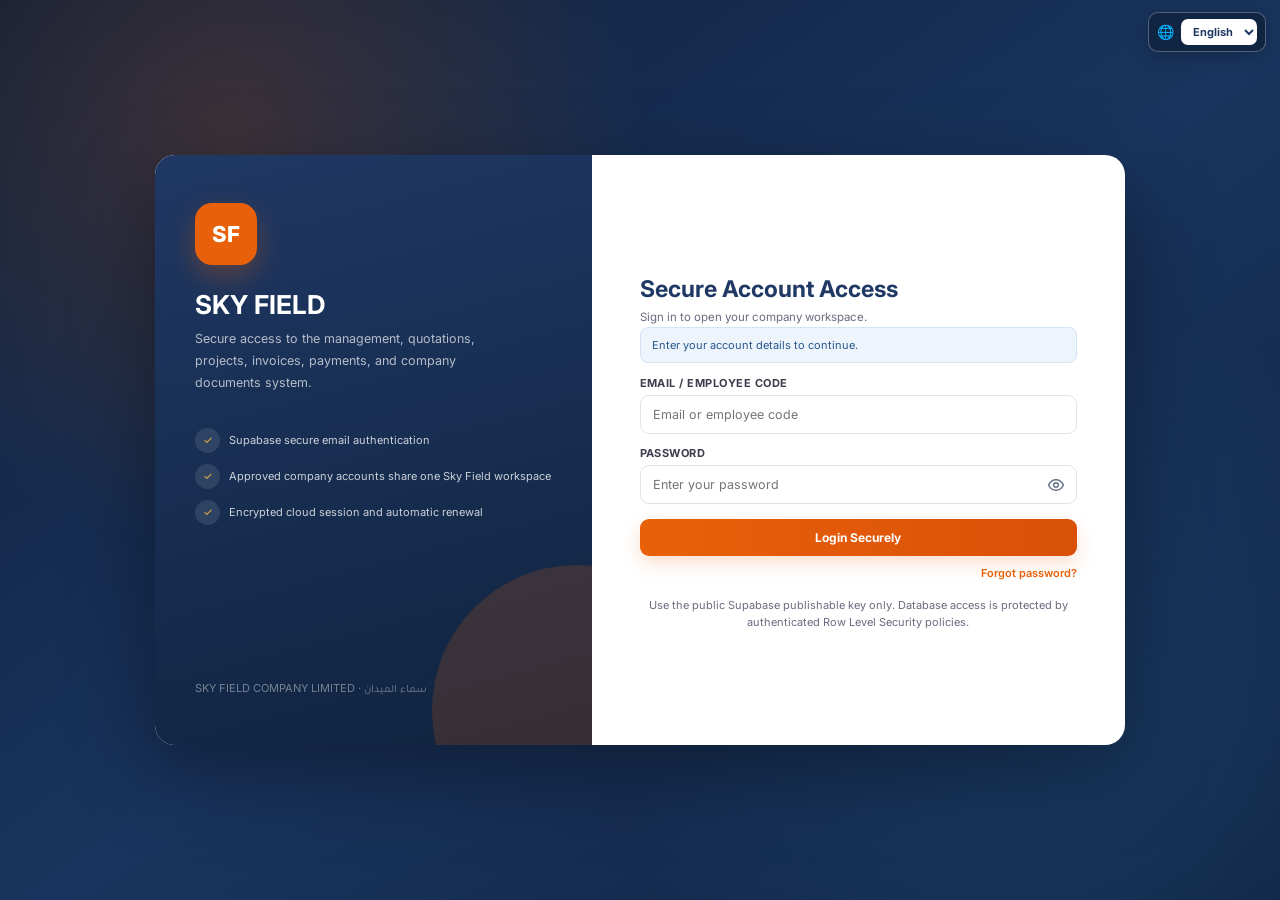
<file: attendance-module.html>
<!doctype html><html lang="ar" dir="rtl" translate="no"><meta charset="utf-8"><meta name="google" content="notranslate"><script>if(window===window.top){location.replace('index.html'+location.hash)}</script><link rel="preconnect" href="https://fonts.googleapis.com"><link rel="preconnect" href="https://fonts.gstatic.com" crossorigin><link rel="stylesheet" href="https://fonts.googleapis.com/css2?family=Inter:wght@400;500;600;700;800&family=Tajawal:wght@400;500;700;800&display=swap"><link rel="stylesheet" href="accounting.css?v=20261023-theme"><link rel="stylesheet" href="team.css?v=20261126-colours"><meta name="viewport" content="width=device-width,initial-scale=1"><title>Sky Field | الحضور والمصروفات</title><link rel="stylesheet" href="theme.css?v=20261030-design"><script src="supabase-js-2.117.2.js"></script><style>
:root{--navy:#162c49;--blue:#1f3864;--orange:#E8610A;--muted:#758299;--line:#e1e7f0}*{box-sizing:border-box}html{scroll-behavior:smooth}body{margin:0;background:#F5F5FA;color:#1A1A2E;font:14px 'Inter','Tajawal',sans-serif}aside{position:fixed;inset-block:0;inset-inline-start:0;width:232px;background:var(--navy);color:white;padding:28px 18px;display:flex;flex-direction:column;gap:12px}.brand{display:flex;align-items:center;gap:12px;padding-bottom:25px;border-bottom:1px solid #ffffff1a}.brand-icon{display:grid;place-items:center;background:var(--orange);width:44px;height:44px;border-radius:13px;font:bold 20px 'Inter','Tajawal',sans-serif}.brand small{display:block;color:#b5c2d6;font-size:11px;margin-top:5px}.nav-title{font-size:11px;letter-spacing:1.5px;color:#91a2ba;margin:22px 10px 4px}aside a{padding:13px;border-radius:9px;text-decoration:none;color:#c8d4e5;display:block}aside a.active{background:var(--orange);color:white;font-weight:bold}aside a:hover{background:#ffffff14}aside a.active:hover{background:#d85b00}.aside-bottom{margin-top:auto;border-top:1px solid #ffffff1a;padding-top:20px;font-size:12px;color:#a7b8cd}.workspace{margin-inline-start:232px}header{height:76px;background:white;border-bottom:3px solid var(--orange);padding:14px 32px;display:flex;justify-content:space-between;align-items:center;gap:16px}header b{font-size:16px;color:var(--blue)}header small{display:block;margin-top:5px}header label{display:flex;align-items:center;gap:10px;font-size:11px}header select{width:110px;margin:0;padding:8px}main{max-width:1240px;margin:auto;padding:28px 32px}h1{font-size:27px;margin:0 0 9px;color:var(--blue)}.intro{margin-bottom:24px}.intro p{margin:0;color:var(--muted);line-height:1.8}section{background:white;border:1px solid var(--line);border-radius:13px;padding:24px;margin-bottom:20px;box-shadow:0 3px 12px #1f386405}h2{font-size:18px;color:var(--blue);margin:0 0 22px}h3{font-size:15px;color:var(--blue);margin:24px 0 14px}.grid{display:grid;grid-template-columns:repeat(auto-fit,minmax(210px,1fr));gap:18px;align-items:end}label{display:block;font-size:12px;font-weight:500}input,select,textarea,button{font:inherit;padding:11px 12px;border:1px solid #cfd9e7;border-radius:7px;width:100%;margin-top:8px;background:white;color:#203652}input:focus,select:focus,textarea:focus{outline:2px solid #ee650040;border-color:var(--orange)}textarea{min-height:42px;resize:vertical}button{background:var(--orange);color:white;border:0;cursor:pointer;font-weight:bold}button:hover{filter:brightness(.96)}button:disabled{opacity:.5;cursor:wait}form>button{width:auto;min-width:210px;margin-top:22px}input[type=checkbox]{width:18px;height:18px;accent-color:var(--orange);margin:0;flex-shrink:0}a{color:inherit}small{color:var(--muted);line-height:1.8}table{border-collapse:collapse;width:100%;min-width:800px;font-size:12px}td,th{padding:14px 10px;text-align:start;border-bottom:1px solid var(--line)}th{background:#f6f8fb;font-weight:600;color:#657891}.scroll{overflow:auto}.sec-card-banner{margin:0 0 14px;padding:12px 14px;border-radius:8px;background:#fff2d8;border:1px solid #f4d69f;color:#7a4a00;font-weight:700;line-height:1.8}.sec-card-banner.urgent{background:#fde8e8;border-color:#f3b4b4;color:#9b1c1c}.sec-card-help{font-size:12px;color:#5b6b7c}#message{position:sticky;top:8px;background:#fff2d8;border:1px solid #f4d69f;border-radius:8px;padding:14px;z-index:2;line-height:1.8}button.secondary{background:#eaf0f7;color:var(--blue)}[hidden]{display:none!important}.pill{background:#edf3fa;border-radius:7px;padding:12px;text-align:center;font-size:12px}#logout{width:auto;margin:0;justify-self:end}.actions{display:flex;gap:6px}#estimate{background:#f6f8fc;border-inline-start:3px solid var(--orange);padding:14px;border-radius:5px}.toggle{display:flex;align-items:center;gap:12px;padding:15px;border:1px solid var(--line);border-radius:8px;cursor:pointer;min-height:46px}.toggle:has(input:checked){background:#fff6ee;border-color:#f1c7a4}.toggle strong{display:block;font-size:14px}.toggle small{display:block;margin-top:4px}#expenseDetails{margin-top:24px}.live-update-bar{display:flex;align-items:center;justify-content:space-between;gap:10px;margin:8px 0 12px;padding:9px 12px;border:1px solid #f5c38f;background:#fff6ee;border-radius:9px;font-size:13px;font-weight:600;color:#9a3412}.live-update-bar.done{border-color:#bbf7d0;background:#f0fdf4;color:#15803d}.live-update-bar button{width:auto;padding:6px 12px;font-size:12px}/* Projects available to engineers: one row per project, no inner scroll box */
.pc-tools{display:flex;flex-wrap:wrap;gap:10px 16px;align-items:flex-end;margin:14px 0 10px}
.pc-search{flex:1 1 280px;margin:0}
.pc-filters{display:flex;flex-wrap:wrap;gap:6px}
.pc-filters button{width:auto;margin:0;padding:7px 12px;border-radius:999px;border:1px solid var(--line);background:#fff;color:#1f3864;font-size:13px;font-weight:600;cursor:pointer}
.pc-filters button b{display:inline-block;min-width:18px;margin-inline-start:4px;padding:0 6px;border-radius:999px;background:#eef2f7;font-size:11.5px}
.pc-filters button.active{background:#1f3864;border-color:#1f3864;color:#fff}.pc-filters button.active b{background:rgba(255,255,255,.2)}
.pc-filters .pc-filter-warn{border-color:#fca5a5;color:#b91c1c}.pc-filters .pc-filter-warn.active{background:#b91c1c;border-color:#b91c1c;color:#fff}
#projectChoices{display:grid;grid-template-columns:1fr;gap:6px;margin:0}
@media(min-width:1100px){#projectChoices{grid-template-columns:repeat(2,minmax(0,1fr))}}
.project-choice{display:grid;grid-template-columns:minmax(0,1fr) auto;align-items:center;gap:6px 12px;padding:10px 12px;border:1px solid var(--line);border-inline-start:4px solid var(--line);border-radius:10px;background:#fff;min-width:0}
.project-choice[hidden]{display:none}
.project-choice:has(.pc-check:checked){border-inline-start-color:#e8590c;background:#fffaf5}
.pc-main{display:flex;align-items:center;gap:10px;margin:0;min-width:0;cursor:pointer;font-weight:600;color:#1f3864}
.pc-main input{width:18px;height:18px;flex:none;margin:0;accent-color:#e8590c}
.pc-name{min-width:0;line-height:1.45;font-size:14px;overflow-wrap:anywhere;display:-webkit-box;-webkit-line-clamp:2;-webkit-box-orient:vertical;overflow:hidden}
.pc-loc{display:inline-flex;border:1px solid var(--line);border-radius:9px;overflow:hidden;flex:none}
.pc-loc-option{position:relative;margin:0;cursor:pointer}
.pc-loc-option input{position:absolute;inset:0;width:1px;height:1px;margin:0;padding:0;opacity:0;pointer-events:none} /* the module sets inputs to width:100% */
.pc-loc-option span{display:block;padding:7px 12px;font-size:12.5px;font-weight:600;color:#475569;white-space:nowrap;background:#fff}
.pc-loc-option+.pc-loc-option span{border-inline-start:1px solid var(--line)}
.pc-loc-option input:checked+span{background:#1f3864;color:#fff}
.pc-loc-option input:focus-visible+span{outline:2px solid #e8590c;outline-offset:-2px}
.pc-missing{display:none;grid-column:1/-1;font-size:12px;font-weight:700;color:#b91c1c}
.project-choice:has(.pc-check:checked):not(:has(.pc-loc input:checked)){border-color:#fca5a5;border-inline-start-color:#dc2626;background:#fff5f5}
.project-choice:has(.pc-check:checked):not(:has(.pc-loc input:checked)) .pc-missing{display:block}
.pc-empty{margin:12px 0;color:#64748b}
.pc-new-badge{flex:none;margin-inline-start:6px;padding:1px 8px;border-radius:999px;background:#dcfce7;color:#15803d;font-size:11px;font-style:normal;font-weight:700}
.project-choice.pc-new{box-shadow:0 0 0 2px #bbf7d0}
.pc-footer{position:sticky;bottom:0;z-index:2;display:flex;flex-wrap:wrap;align-items:center;gap:8px 10px;margin-top:12px;padding:12px 0 calc(12px + env(safe-area-inset-bottom,0px));background:linear-gradient(to top,#fff 80%,rgba(255,255,255,0))}
.pc-footer button{width:auto;margin:0}
.pc-footer #projectCount{flex:1;font-size:13px;color:#475569}
.pc-footer #saveProjectChoices{margin-inline-start:auto}
@media(max-width:600px){.project-choice{grid-template-columns:1fr}.pc-loc{justify-self:start}.pc-footer #projectCount{flex-basis:100%;order:-1}.pc-footer #saveProjectChoices{flex:1 1 100%}}
.acct-status{font-size:13px;line-height:1.7;margin:10px 0 0;color:#1f3864;font-weight:600}.location-hint{display:block;font-size:12px;font-weight:600;color:#1f3864;margin-top:4px}.location-hint.missing{color:#b91c1c}#projectCount.location-missing{color:#b91c1c;font-weight:700}.toolbar{display:flex;gap:10px;flex-wrap:wrap;align-items:center}.toolbar button{width:auto}#projectSearch{max-width:420px}#projectCount{font-size:12px;color:var(--muted)}#members{display:flex;gap:10px;flex-wrap:wrap;margin:18px 0}#members button{width:auto}#createAccountForm{border-bottom:1px solid var(--line);padding-bottom:24px;margin-bottom:24px}.person{display:flex;align-items:center;gap:12px}.person .brand-icon{background:#edf2f9;color:var(--blue);width:38px;height:38px;font-size:15px}#who{font-size:16px}.status-badge{display:inline-block;background:#eef3f8;border-radius:5px;padding:6px 9px}#projectSettings>p{color:var(--muted);line-height:1.8}.section-heading{display:flex;justify-content:space-between;gap:12px;align-items:center}.section-heading h2{margin:0}.section-number{color:var(--orange);font:bold 12px 'Inter','Tajawal',sans-serif;letter-spacing:2px}
@media(max-width:900px){aside{width:190px;padding:20px 12px}.workspace{margin-inline-start:190px}main{padding:22px 18px}header{padding:14px 18px}}@media(max-width:680px){aside{position:static;width:100%;padding:14px;display:flex;flex-direction:row;flex-wrap:wrap;gap:6px}.brand{border:0;padding:0;flex:1;min-width:160px}.brand small,.nav-title,.aside-bottom,aside a[href='#admin']{display:none}aside a{padding:10px;font-size:12px}.workspace{margin:0}header{height:auto;padding:12px 16px}header small{display:none}main{padding:20px 12px}h1{font-size:23px}section{padding:18px}form>button{width:100%}.grid{grid-template-columns:1fr}#logout{justify-self:stretch;width:100%}.intro{margin-bottom:18px}}@media(prefers-reduced-motion:reduce){html{scroll-behavior:auto}}

.range-box{background:#f6f8fc;border:1px solid var(--line);border-radius:10px;padding:18px;margin-top:22px}.range-box h3{margin-top:0}.range-box>small{display:block;margin-top:12px}.weekend-option{display:flex;align-items:center;gap:10px;margin-top:18px}.month-summary{display:flex;flex-wrap:wrap;gap:10px;margin-top:24px}.month-summary>span{padding:12px;background:#edf3fa;border-radius:8px;line-height:1.8}.month-entry-table{min-width:980px}.month-entry-table td{vertical-align:top;padding:10px 6px}.month-entry-table select,.month-entry-table input{margin-top:0;padding:8px}.month-entry-table td:first-child{min-width:90px}.month-entry-table td:nth-child(2){min-width:150px}.month-entry-table td:nth-child(3){min-width:190px}.month-entry-table td:nth-child(4){min-width:130px}.month-entry-table td:nth-child(5){min-width:180px}.month-entry-table .ot-cell{display:flex;align-items:center;gap:8px}.month-entry-table .ot-cell input[type=number]{width:78px}.month-entry-table tr.is-saved{background:#f6f8fb}.month-entry-table tr.is-future{opacity:.55}.month-entry-table small{display:block;margin-top:6px}.month-entry-table button{padding:7px;margin-top:8px}.month-entry-table input:disabled,.month-entry-table select:disabled{opacity:1;color:#69788c;background:#f5f7fa}#monthlyEntryMessage{line-height:1.8;color:var(--blue)}
.attendance-tabs{display:flex;gap:8px;flex-wrap:wrap;background:white;padding:8px;border:1px solid var(--line);border-radius:12px;margin-bottom:20px}.attendance-tabs button{flex:1;min-width:120px;width:auto;margin:0;background:transparent;color:var(--blue);padding:14px 12px;border-radius:8px}.attendance-tabs button[aria-selected="true"]{background:var(--orange);color:white}.attendance-tabs button:focus-visible{outline:3px solid var(--blue);outline-offset:2px}[role="tabpanel"]:focus-visible{outline:2px solid var(--orange)}@media(max-width:680px){.attendance-tabs{gap:5px}.attendance-tabs button{flex-basis:45%;min-width:0;font-size:12px}}
.approval-switch{display:flex;gap:8px;margin:18px 0}.approval-switch button{background:#eaf0f7;color:var(--blue);margin:0;padding:14px}.approval-switch button[aria-pressed="true"]{background:var(--blue);color:white}.approval-filters{margin-bottom:20px}

/* Sky Field management design, shared with the main sign-in screen. */
:root{--navy:#1f3864;--orange:#e8610a;--gray-500:#6b6b80;--gray-700:#3d3d4e;--gray-900:#1a1a2e}
body{background:#f5f5fa}aside{background:linear-gradient(180deg,#193151,#12263f)}
header{background:#1f3864;border-bottom:4px solid #e8610a;height:84px;color:white;box-shadow:0 2px 10px #0002}header b{color:#ff790f}header small{color:#c7d1e2}header .site-logo{height:52px;max-width:225px;object-fit:contain;background:white}.header-title{text-align:center}header label{color:white}
.intro{margin-bottom:18px}section{box-shadow:0 2px 10px #1f386406}h1{font-size:25px}h2{font-size:18px}.section-number{letter-spacing:1px;font-size:11px}
body.signed-out>aside,body.signed-out>.workspace{display:none}
.sf-auth-overlay{position:fixed;inset:0;z-index:1000;display:flex;align-items:center;justify-content:center;padding:24px;background:radial-gradient(circle at 18% 15%,#e8610a33,transparent 32%),radial-gradient(circle at 83% 82%,#2e75b638,transparent 34%),linear-gradient(145deg,#0e1f39,#19345e 52%,#10233f);overflow:auto}
.sf-auth-shell{width:min(970px,100%);min-height:590px;display:grid;grid-template-columns:.9fr 1.1fr;background:#fff;border-radius:20px;overflow:hidden;box-shadow:0 28px 85px #0006;direction:ltr}
.sf-auth-brand{position:relative;overflow:hidden;padding:48px 40px;color:white;background:linear-gradient(165deg,#1f3864,#10243f);display:flex;flex-direction:column;justify-content:space-between}
.sf-auth-brand:after{content:"";position:absolute;width:290px;height:290px;border-radius:50%;right:-130px;bottom:-110px;background:#e8610a2e;pointer-events:none}
.sf-auth-brand-mark{width:62px;height:62px;border-radius:17px;background:var(--orange);display:grid;place-items:center;font:bold 22px 'Inter','Tajawal',sans-serif;box-shadow:0 10px 28px #e8610a52}.sf-auth-brand h1{font:700 26px 'Inter','Tajawal',sans-serif;margin:24px 0 8px;color:white}.sf-auth-brand p{color:#ffffffad;font-size:13px;line-height:1.9;max-width:330px}.sf-auth-security-list{display:flex;flex-direction:column;gap:15px;margin-top:34px;font-size:12px;color:#ffffffc7}.sf-auth-security-list span{display:flex;gap:10px;align-items:center}.sf-auth-security-list i{font-style:normal;color:#f4b942}.sf-auth-brand-foot{color:#ffffff80;font-size:11px;position:relative;z-index:1;margin-top:30px}
.sf-auth-card{padding:42px 48px 36px;display:flex;flex-direction:column;justify-content:center;min-width:0}.sf-auth-card h2{font-size:23px;margin:0 0 10px}.sf-auth-card p{color:#6b6b80;font-size:12px;line-height:1.8}.sf-auth-card form{display:grid;gap:18px;margin-top:22px}.sf-auth-card form>button{width:100%;margin-top:4px;box-shadow:0 7px 18px #e8610a33;background:linear-gradient(90deg,#e8610a,#d95008)}.sf-auth-card input{padding:13px;border-radius:9px}.sf-auth-card label{font-weight:bold}.sf-auth-card .auth-language{align-self:flex-end;margin-bottom:25px;max-width:140px}.sf-auth-card .auth-language select{margin:0;font-size:12px;padding:8px}.sf-auth-card .auth-note{font-size:11px;margin:20px 0 0;text-align:center}.auth-link{display:block;text-align:center;color:var(--orange);font-size:12px;margin-top:20px;text-decoration:none}.auth-error{border:1px solid #f3d5d5;background:#fff0f0;color:#a72c2c!important;border-radius:8px;padding:12px}.auth-brand-content[dir=rtl],.sf-auth-card[dir=rtl]{text-align:right}
.range-box{margin-top:18px;padding:22px;background:#f8f9fc}.range-box h3{margin-bottom:20px}.period-form-actions{display:flex;gap:10px;align-items:center;margin-top:20px}.period-form-actions button{width:auto;min-width:150px;margin:0}.period-form-actions .secondary{min-width:100px}.period-table{min-width:780px}.period-table thead th{background:#1f3864;color:white;font-weight:500}.period-table td{vertical-align:middle;padding:18px 12px}.period-table .period-dates{font-weight:bold;white-space:nowrap;direction:ltr;display:inline-block}.period-table small{display:block;margin-top:5px}.period-table .actions button{margin:0;width:auto;padding:9px 13px}.period-table .delete-period{color:#b43939;background:#fff0f0}.status-badge.pending{background:#fff4de;color:#96620b}.status-badge.approved{background:#e9f6ee;color:#287042}.status-badge.rejected{background:#fff0f0;color:#ae3737}.period-table tr.editing{background:#fff7ef}.empty-state{padding:35px!important;text-align:center;color:#758299}.month-summary>span{background:white;border:1px solid var(--line);min-width:170px}.export-bar{display:flex;align-items:end;gap:12px;flex-wrap:wrap;border-top:1px solid var(--line);margin-top:24px;padding-top:20px}.export-bar button{width:auto;min-width:200px}.export-bar label{min-width:200px}.export-bar small{flex-basis:100%}.period-heading{display:flex;justify-content:space-between;align-items:center;margin-top:26px}.period-heading h3{margin:0}.period-count{font-size:12px;color:#758299}.toolbar{align-items:end}.toolbar label{max-width:210px}.toolbar button{margin-bottom:1px}.edit-hint{background:#fff4de;color:#96620b;padding:12px;border-radius:7px;margin-bottom:15px}
@media(max-width:760px){.sf-auth-overlay{padding:12px;align-items:flex-start}.sf-auth-shell{grid-template-columns:1fr;min-height:0;margin:auto 0}.sf-auth-brand{padding:25px 24px;min-height:180px}.sf-auth-brand h1{font-size:20px;margin-top:14px}.sf-auth-brand-mark{width:44px;height:44px;border-radius:12px}.sf-auth-security-list{display:none}.sf-auth-brand-foot{margin-top:10px}.sf-auth-card{padding:25px 23px}.sf-auth-card .auth-language{margin-bottom:16px}header .site-logo{max-width:160px;height:40px}.header-title{display:none}.period-form-actions{flex-wrap:wrap}.period-form-actions button{flex:1}.section-number{display:none}.export-bar>*{width:100%!important}.range-box{padding:16px}}

@media(max-width:680px){
 .period-table{min-width:0;width:100%}.period-table thead{display:none}.period-table tbody{display:block}.period-table tr{display:grid;grid-template-columns:1fr 1fr;gap:0;border:1px solid var(--line);border-radius:10px;margin-bottom:12px;padding:10px;background:white}.period-table td{display:block;padding:10px;border:0;min-width:0}.period-table td::before{content:attr(data-label);display:block;color:#758299;font-size:11px;margin-bottom:7px}.period-table td:first-child,.period-table td:nth-child(2),.period-table td:last-child{grid-column:1/-1}.period-table .period-dates{font-size:12px}.period-table .actions button{flex:1}.period-table .empty-state{grid-column:1/-1}.period-table .empty-state::before{display:none}
}

#members{display:table-row-group;margin:0}#members button{width:auto;margin:0;padding:9px 12px}.engineer-heading{margin-top:28px}.engineer-heading h3{margin:0}.engineer-heading button,.section-heading>button{width:auto;margin:0}.engineers-table .actions{flex-wrap:wrap}.engineers-table .danger{background:#fff0f0;color:#a72c2c}#engineerSearch{max-width:450px}#engineerCount{color:var(--muted);font-size:12px}#engineerPasswordForm{max-width:400px;margin-top:18px}#editEngineerPanel{scroll-margin-top:20px}#createAccountForm{margin-bottom:0;padding-bottom:0;border:0}
@media(max-width:680px){.engineers-table{min-width:0}.engineers-table thead{display:none}.engineers-table tbody{display:block!important}.engineers-table tr{display:grid;grid-template-columns:1fr 1fr;border:1px solid var(--line);border-radius:9px;margin:12px 0;padding:10px}.engineers-table td{border:0;min-width:0;padding:9px}.engineers-table td::before{display:block;content:attr(data-label);color:var(--muted);font-size:11px;margin-bottom:6px}.engineers-table td:last-child{grid-column:1/-1}}

/* Module inherits the single outer application shell. */
body{background:transparent;font-size:13px}body>aside,.workspace>header,.intro,#login,#attendanceTabs,#app>section:first-child{display:none!important}.workspace{margin:0!important}body.signed-out>.workspace{display:block!important}main{padding:0;max-width:none}section{margin:0;border:0;border-radius:0;box-shadow:none;padding:18px 12px}#message{position:static;margin-top:0}#members{width:100%}.engineer-heading{margin-top:0}#engineerSearch{max-width:550px}.engineers-table{width:100%}.engineers-table th{background:#1f3864;color:white}#engineerCount{margin:18px 0}.range-box{background:#f7f8fc}.sf-extra-details{margin-top:20px;padding-top:20px;border-top:1px solid #e1e7f0}body[data-embedded-view="engineers"] #projectSettings{display:none}

/* period approval */.approval-periods td b{display:block}.approval-periods .calc{direction:ltr;unicode-bidi:isolate;color:#758299;display:inline-block;margin-top:5px}.review-note{background:#fff0f0;color:#ae3737;border-radius:6px;padding:7px 9px;line-height:1.6}.review-note.previous{background:#fff7ef;color:#96620b}.status-badge.mixed{background:#eef3f8;color:#516173}.reject-box textarea{width:100%;min-width:220px;box-sizing:border-box;margin:0 0 8px;font:inherit;padding:8px;border:1px solid var(--line);border-radius:6px}.reject-box .actions{flex-wrap:wrap}.period-days{margin-top:8px;padding-top:0;border-top:0}.period-days summary{cursor:pointer;color:#1f3864;font-size:12px}.period-days ul{margin:6px 0 0;padding-inline-start:18px;font-size:12px;line-height:1.8;color:#516173}
#expenseEditBanner{display:flex;flex-direction:column;gap:6px;margin-bottom:14px}#expenseEditBanner button{align-self:flex-start}
.sf-simple-timesheet #monthlySection>p:not(#summary),.sf-simple-timesheet #ownApprovalContent>p:not(#summary),.sf-simple-timesheet #refresh,.sf-simple-timesheet #export,.sf-simple-timesheet #timesheetExportPanel>.grid{display:none!important}
.sf-simple-timesheet #timesheetExportPanel>summary{display:none}
.sf-simple-timesheet #timesheetExportPanel{margin-top:16px}
label[hidden],button[hidden]{display:none!important}
#memberForm input[readonly]{background:#f1f3f6;color:#555;cursor:not-allowed}

/* Scoped project-leader approval lives inside the existing status page. */
.pc-leader{display:flex;flex-direction:column;gap:4px;grid-column:1/-1;margin-top:8px;font-weight:600;color:#405676}
.pc-leader select{margin:0;min-width:0;width:100%;font-weight:400}
.pc-leader[hidden]{display:none}

.leader-review-tabs{display:flex;gap:8px;flex-wrap:wrap;margin-bottom:18px}
.leader-review-tabs button{width:auto;flex:1 1 220px;background:#eaf0f7;color:#1f3864;margin:0}
.leader-review-tabs button.active{background:#1f3864;color:#fff}
.team-filters label{min-width:0}
#teamApprovalSummary{padding:12px 0;color:#405676}
#teamApprovalRows .actions{flex-wrap:wrap}
#teamApprovalRows .actions button{margin:0;width:auto}
</style><body class="signed-out"><div id="login" class="sf-auth-overlay"><div class="sf-auth-shell">
<div class="sf-auth-brand"><div><div class="sf-auth-brand-mark">SF</div><h1>SKY FIELD</h1><div class="auth-brand-content" dir="rtl"><p>بوابة المهندسين — سجّل حضورك ومصروفاتك وتابع التايم شيت من مكان واحد.</p><div class="sf-auth-security-list"><span><i>✓</i> حضور بفترات وتوزيع على المشاريع</span><span><i>✓</i> متابعة المصروفات والاعتمادات</span><span><i>✓</i> تصدير التايم شيت إلى Excel</span></div></div></div><div class="sf-auth-brand-foot">SKY FIELD COMPANY LIMITED · سماء الميدان</div></div>
<div class="sf-auth-card" dir="rtl"><label class="auth-language"><select id="loginLanguage" aria-label="Language / اللغة"><option value="ar">العربية</option><option value="en">English</option></select></label><h2>تسجيل الدخول</h2><p>أدخل كود الموظف وكلمة المرور لفتح حسابك.</p><p id="loginMessage" class="auth-error" role="alert" hidden></p>
<form id="loginForm"><label>كود الموظف أو البريد الإلكتروني<input id="email" type="text" required autocomplete="username" dir="ltr" autocapitalize="none" spellcheck="false"></label><label>كلمة المرور<input id="password" type="password" required autocomplete="current-password" dir="ltr"></label><button id="loginButton">تسجيل الدخول</button></form><p class="auth-note">بيانات الدخول يصدرها مسؤول النظام. تواصل معه إذا نسيت كلمة المرور.</p><a class="auth-link" href="index.html">الدخول إلى النظام الرئيسي</a></div></div></div><aside><div class="brand"><span class="brand-icon">SF</span><div><b>SKY FIELD</b><small>سماء الميدان</small></div></div><span class="nav-title">WORKSPACE</span><a href="#dailySection" data-attendance-view="dailySection" class="active">الحضور</a><a href="#expenseSection" data-attendance-view="expenseSection">المصروفات</a><a href="#monthlySection" data-attendance-view="monthlySection">السجل الشهري والاعتمادات</a><a href="#admin" data-attendance-view="admin" id="adminNav" hidden>إعدادات الإدارة</a><div class="aside-bottom"><a href="index.html">النظام الرئيسي ←</a></div></aside><div class="workspace"><header><img class="site-logo" src="skyfield-logo.webp" alt="SKY FIELD — سماء الميدان"><div class="header-title"><b>SKY FIELD MANAGEMENT SYSTEM</b><small>بوابة المهندسين</small></div><label>Language / اللغة<select id="language"><option value="ar">العربية</option><option value="en">English</option></select></label></header><main><div class="intro"><h1>الحضور والمصروفات</h1><p>سجّل فترات العمل وتابع الحضور والمصروفات في مكان واحد.</p></div><p id="message" role="status" hidden></p>

<div id="app" hidden><section><div class="grid"><div class="person"><span class="brand-icon">SF</span><b id="who"></b></div><span class="pill">الدوام الافتراضي 08:00 — 16:00</span><button id="logout" class="secondary">تسجيل الخروج</button></div></section><p id="secCardBanner" class="sec-card-banner" role="status" hidden></p>
<div id="attendanceTabs" class="attendance-tabs" role="tablist" aria-label="الحضور والمصروفات">
<button id="tabDaily" type="button" role="tab" aria-controls="dailySection" aria-selected="true" data-attendance-view="dailySection">الحضور</button>
<button id="tabExpenses" type="button" role="tab" aria-controls="expenseSection" aria-selected="false" tabindex="-1" data-attendance-view="expenseSection">المصروفات</button>
<button id="tabReports" type="button" role="tab" aria-controls="monthlySection" aria-selected="false" tabindex="-1" data-attendance-view="monthlySection">السجل والتصدير</button>
<button id="tabAccounting" type="button" role="tab" aria-controls="accountingSection" aria-selected="false" tabindex="-1" data-attendance-view="accountingSection" hidden>الحسابات</button>
<button id="tabAdmin" type="button" role="tab" aria-controls="admin" aria-selected="false" tabindex="-1" data-attendance-view="admin" hidden>إعدادات الإدارة</button>
</div><section id="dailySection" role="tabpanel" aria-labelledby="tabDaily" tabindex="0">
 <div class="section-heading"><h2>الحضور الشهري</h2><span class="section-number">ENGINEER TIMESHEET</span></div>
 <p><small>حدد الفترة والمشروع واضغط إضافة. كل فترة تظهر في سطر واحد أسفل النموذج.</small></p>
 <div class="toolbar"><label>الشهر<input id="attendanceMonth" type="month" required></label><button id="reloadAttendance" class="secondary" type="button">تحديث الفترات</button></div>
 <p id="monthlyEntryMessage" role="status" aria-live="polite"></p>
 <form id="rangeForm" class="range-box">
  <h3 id="rangeFormTitle">إضافة فترة حضور</h3><p id="rangeEditHint" class="edit-hint" hidden>تعديل الفترة يعيد إرسالها للاعتماد.</p>
  <div class="grid">
   <label>من تاريخ<input id="rangeFrom" type="date" required></label>
   <label>إلى تاريخ<input id="rangeTo" type="date" required></label>
   <label>حالة الحضور<select id="rangeStatus"><option value="site">عمل بالموقع</option><option value="office">المكتب — بدون بدل موقع</option><option value="leave">إجازة</option><option value="absent">غياب</option></select></label>
   <label id="rangeProjectLabel">المشروع<select id="rangeProject" required></select><small id="rangeLocationHint" class="location-hint" hidden></small></label>
   <label id="rangeLeaveLabel" hidden>نوع الإجازة<select id="rangeLeave"><option value="annual">سنوية</option><option value="sick">مرضية</option><option value="emergency">طارئة</option><option value="unpaid">بدون راتب</option></select></label>
   <label id="rangeOvertimeToggle" class="toggle"><input id="rangeHasOvertime" type="checkbox"> يوجد أوفر تايم</label>
   <label id="rangeOvertimeLabel" hidden>ساعات إضافية لكل يوم<input id="rangeOvertime" type="number" min="0" max="16" step="0.25" value="0"></label>
   <label>ملاحظات<input id="rangeNotes" maxlength="2000"></label>
  </div>
  <label class="weekend-option"><input id="includeFriday" type="checkbox"> تضمين يوم الجمعة</label>
  <div class="period-form-actions"><button id="applyRange" type="submit">إضافة الفترة</button><button id="cancelPeriodEdit" type="button" class="secondary" hidden>إلغاء التعديل</button></div>
  <small>الإضافة تحفظ الفترة وترسلها للاعتماد. لا يمكن تكرار نفس اليوم. من يوم 24 يمكن تسجيل بقية الشهر مقدمًا، ومعها الإضافي المتوقع، والإدارة تعتمده أو ترفضه.</small>
 </form>
 <div id="monthProjectSummary" class="month-summary" aria-live="polite"></div>
 <div class="period-heading"><h3>الفترات المسجلة</h3><span id="periodCount" class="period-count"></span></div>
 <p><small>يمكن تعديل الفترة أو مسحها قبل الاعتماد. الفترة التي تحتوي أيامًا معتمدة تكون مقفولة.</small></p><p><small>الفترة المرفوضة: عدّلها حسب سبب الرفض ثم احفظها لتُرسل للاعتماد من جديد.</small></p>
 <div class="scroll"><table class="period-table"><thead><tr><th>الفترة</th><th>المشروع / الحالة</th><th>عدد الأيام</th><th>البدل</th><th>إضافي / يوم</th><th>الاعتماد</th><th>إجراءات</th></tr></thead><tbody id="monthEntryRows"></tbody></table></div>
 <div class="export-bar"><label hidden>حالة التصدير<select id="quickExportReview"><option value="all">كل الحالات المسجلة — مسودة</option><option value="approved" selected>المعتمد فقط</option></select></label><button id="quickTimesheet" type="button">تنزيل التايم شيت (Excel)</button><button hidden id="timesheetOptions" type="button" class="secondary">خيارات التايم شيت</button><small>ملف Excel واحد لكل المشاريع، من الحضور المعتمد فقط، مع تفاصيل كل يوم وإجمالي الساعات.</small></div>
</section>
<section id="expenseSection" role="tabpanel" aria-labelledby="tabExpenses" tabindex="0" hidden><div id="expenseDetails"><h2>طلب تعويض مصروف</h2><p><small>سجّل الفاتورة مرة واحدة. بدل السكن وتعويض فاتورة السكن لنفس الفترة يحتاجان مراجعة الإدارة قبل الاعتماد.</small></p><form id="expenseForm"><div class="grid"><label>التاريخ<input name="day" type="date" required></label><label>المشروع / مصروف عام<select name="project_id"></select></label><label>نوع المصروف<select name="category"><option value="housing_invoice">فاتورة سكن</option><option value="housing_allowance">بدل سكن</option><option value="fuel">بنزين</option><option value="transport">انتقالات</option><option value="extra">بدل إضافي</option><option value="other">أخرى</option></select></label><label>المبلغ — ريال<input name="amount" type="number" min="0.01" step="0.01" required></label><label>رقم الفاتورة<input name="invoice_no" required maxlength="60" autocomplete="off" dir="auto"></label><label>السبب / الفترة<textarea name="description" required maxlength="1000"></textarea></label><label>فاتورة إلزامية — PDF / JPG / PNG حتى 5MB<input name="receipt" type="file" required accept="image/jpeg,image/png,application/pdf"></label></div><button>إرسال المصروف للاعتماد</button></form></div></section>
<section id="admin" role="tabpanel" aria-labelledby="tabAdmin" tabindex="0" hidden><h2>إعدادات الإدارة</h2><div id="projectSettings"><h3>المشاريع المتاحة للمهندسين</h3><p>حدد المشاريع التي تظهر في قوائم الحضور والمصروفات لجميع المهندسين، ثم احفظ الاختيار.</p><p><small>لإضافة مشروع جديد، أضفه في النظام الرئيسي ثم اضغط «مزامنة الحضور والمشاريع» أسفل القائمة الجانبية.</small></p><p><small>حدد موقع كل مشروع (داخل أو خارج الرياض). المهندس لا يختاره؛ أيام الموقع تأخذ موقع المشروع ويُحسب البدل على أساسه.</small></p><div class="pc-tools"><label class="pc-search">بحث عن مشروع<input id="projectSearch" type="search" placeholder="ابحث باسم المشروع"></label><div id="projectFilters" class="pc-filters" role="group"><button type="button" data-filter="all" class="active">الكل <b>0</b></button><button type="button" data-filter="on">المتاحة <b>0</b></button><button type="button" data-filter="off">غير المتاحة <b>0</b></button><button type="button" data-filter="missing" class="pc-filter-warn" hidden>بلا موقع <b>0</b></button></div></div><form id="projectVisibilityForm"><div id="projectChoices"></div><p id="projectNoMatch" class="pc-empty" hidden>لا توجد مشاريع مطابقة.</p><div class="pc-footer"><button id="selectAllProjects" class="secondary" type="button">تحديد المعروض</button><button id="clearProjects" class="secondary" type="button">إلغاء تحديد المعروض</button><span id="projectCount" aria-live="polite"></span><span id="projectDirty" class="pc-dirty" hidden>تغييرات غير محفوظة</span><button id="saveProjectChoices" type="submit">حفظ المشاريع المختارة</button></div></form></div></section>
<section id="engineersSection" hidden><div class="section-heading engineer-heading"><h3>قائمة المهندسين</h3><button type="button" id="showCreateEngineer">إضافة حساب — صفحة المستخدمين</button></div>
<label>بحث بالاسم أو الكود<input type="search" id="engineerSearch" autocomplete="off"></label><div id="engineerFilters" class="eng-filters" role="group" aria-label="تصفية المهندسين"><button type="button" data-eng-filter="all" class="active">الكل <b>0</b></button><button type="button" data-eng-filter="attention">يحتاج انتباه <b>0</b></button></div><p id="engineerCount"></p>
<div class="scroll"><table class="engineers-table"><thead><tr><th>كود الموظف</th><th>اسم المهندس</th><th>بدل داخل الرياض / يوم</th><th>بدل خارج الرياض / يوم</th><th>سعر الساعة الإضافية</th><th>بطاقة SEC</th><th>إجراءات</th></tr></thead><tbody id="members"></tbody></table></div>
<p><small>الحذف يوقف حساب المهندس ويزيله من القائمة النشطة، مع حفظ الحضور والمصروفات السابقة في التقارير.</small></p>

<div id="editEngineerPanel" class="range-box" hidden><div class="section-heading"><h3 id="editEngineerTitle">تعديل بيانات المهندس والبدلات</h3><button id="cancelEditEngineer" type="button" class="secondary">إغلاق</button></div><form id="memberForm"><div class="grid"><input name="user_id" type="hidden" required><label>كود الموظف<input name="engineer_id" required readonly></label><label>اسم المهندس<input name="name" required></label></div><h3>بطاقة SEC والتذكير</h3><div class="grid"><label>رقم بطاقة SEC<input name="sec_card_no" maxlength="50" dir="ltr" autocomplete="off"></label><label>تاريخ انتهاء البطاقة<input name="sec_card_expiry" type="date" min="2000-01-01"></label><p id="secCardManaged" class="sec-card-help" hidden>بطاقة SEC لهذا المهندس تُدار من قسم «الأجهزة والعُهد» (التجديد والتسليم).</p><label>البريد الإلكتروني للتذكير<input name="contact_email" type="email" maxlength="254" dir="ltr" autocomplete="off" placeholder="name@example.com"></label></div><p class="sec-card-help">يصل المهندس بريد تذكير قبل انتهاء البطاقة بـ 15 يومًا ثم 10 أيام ثم يوم الانتهاء، مع نسخة للإدارة. اترك البريد فارغًا لإيقاف التذكير.</p><div id="supplementalEngineer" class="sf-extra-details" hidden><h3>بيانات الراتب — تُدخل مرة واحدة</h3><div class="grid"><label>الراتب الأساسي الشهري (ريال)<input id="extra-monthly" type="number" min="0" step="0.01" value="0"></label><label>بدل السكن والنقل<input id="extra-housing-transport" type="number" min="0" step="0.01" value="0"></label><label>بدل السيارة<input id="extra-car-allowance" type="number" min="0" step="0.01" value="0"></label><label>بدل داخل الرياض / يوم<input name="inside_rate" type="number" min="0" step="0.01" required></label><label>بدل خارج الرياض / يوم<input name="outside_rate" type="number" min="0" step="0.01" required></label><label>سعر الساعة الإضافية<input name="overtime_rate" type="number" min="0" step="0.01" required></label></div><p>الراتب الثابت = الأساسي + السكن والتنقل + السيارة. يُحسب على 30 يومًا مع خصم الغياب والإجازة غير المدفوعة. بدل الموقع والإضافي من الحضور المعتمد فقط.</p><h3>بيانات الوظيفة</h3><div class="grid"><label>الجنسية<input id="extra-nationality" placeholder="مثال: مصري"></label><label>رقم الإقامة / الهوية<input id="extra-iqama" placeholder="رقم الهوية"></label><label>المهنة<input id="extra-profession" placeholder="مثال: مهندس اختبارات"></label><label>التخصص<select id="extra-specialization"><option value="Protection">الحماية</option><option value="Testing & Commissioning">الاختبار والتشغيل</option><option value="Transformer">المحولات</option><option value="Switchgear">لوحات التوزيع</option><option value="Cable Testing">اختبار الكابلات</option><option value="Solar">الطاقة الشمسية</option><option value="Technician">فني</option><option value="Project Management">إدارة المشاريع</option><option value="Other">أخرى</option></select></label><label>تصنيف التصريح (LOA)<select id="extra-loa"><option value="Non-LOA">بدون تصريح</option><option value="C1">C1</option><option value="C2">C2</option></select></label><label>نوع التوظيف<select id="extra-employment"><option value="Company Employee">موظف بالشركة</option><option value="Rental Engineer">مهندس مؤجَّر</option><option value="Freelancer">عمل حر</option></select></label><label>حالة التوفر<select id="extra-status"><option value="available">متاح</option><option value="assigned">مكلَّف بمشروع</option><option value="leave">في إجازة</option><option value="unavailable">غير متوفر</option></select></label><label>ملاحظات<textarea id="extra-notes" rows="3" placeholder="التوفر والخبرة وملاحظات المستندات…"></textarea></label></div></div><button>حفظ المهندس والبدلات</button></form>
<p><small>كود الدخول ثابت. أسعار بدل الموقع والإضافي الجديدة تسري على تسجيلات الحضور الجديدة. حدّث كشف الرواتب المسودة بعد تعديل الراتب.</small></p>
<details id="engineerPasswordPanel"><summary>تغيير كلمة مرور المهندس</summary><form id="engineerPasswordForm"><label>كلمة المرور الجديدة — 8 أرقام أو أكثر<input name="password" type="password" minlength="8" pattern="[0-9]{8,}" inputmode="numeric" required autocomplete="new-password" title="8 أرقام على الأقل (0–9)"></label><button>حفظ كلمة المرور الجديدة</button></form></details></div></section><section id="monthlySection" role="tabpanel" aria-labelledby="tabReports" tabindex="0" hidden>
<details id="adminAttendancePanel" class="range-box" hidden><summary>تسجيل حضور أو غياب أو إجازة لمهندس</summary><form id="adminAttendanceForm"><fieldset id="aaFields"><div class="grid"><label>المهندس<select id="aaEngineer" required></select></label><label>من<input id="aaFrom" type="date" required></label><label>إلى<input id="aaTo" type="date" required></label><label>الحالة<select id="aaStatus"><option value="site">عمل بالموقع</option><option value="office">المكتب — بدون بدل موقع</option><option value="leave">إجازة</option><option value="absent">غياب</option><option value="delete">مسح الأيام المسجلة</option></select></label><label id="aaProjectLabel">المشروع<select id="aaProject"></select></label><label id="aaOvertimeLabel">ساعات إضافية لكل يوم<input id="aaOvertime" type="number" min="0" max="16" step="0.25" value="0"></label><label id="aaLeaveLabel" hidden>نوع الإجازة<select id="aaLeave"><option value="annual">سنوية</option><option value="sick">مرضية</option><option value="emergency">طارئة</option><option value="unpaid">بدون راتب</option></select></label></div><label class="check"><input id="aaFriday" type="checkbox">تشمل الجمعة</label><label>سبب التسجيل / التعديل<textarea id="aaNote" maxlength="500" rows="2" required></textarea></label><p>التسجيل الإداري يُعتمد مباشرة. راجع الأيام المسجلة قبل الحفظ.</p><button id="aaPreview" type="button" class="secondary">معاينة الأيام</button></fieldset><div id="aaPreviewPanel" hidden><div id="aaSummary"></div><div class="scroll"><table><thead><tr><th>التاريخ</th><th>الحالة الحالية</th><th>الحالة الجديدة</th></tr></thead><tbody id="aaRows"></tbody></table></div><label id="aaReplaceLabel" class="check" hidden><input id="aaReplace" type="checkbox">أوافق على استبدال الحالات المسجلة للأيام المعروضة</label><button id="aaSave" type="submit" disabled>حفظ واعتماد الأيام</button></div><p id="aaMessage" role="status" aria-live="polite"></p></form></details>
<div id="leaderReviewTabs" class="leader-review-tabs" role="group" aria-label="حالة الحضور واعتماد الفريق" hidden>
<button type="button" id="leaderOwnTab" class="active" aria-pressed="true">حالة التايم شيت الخاصة بي</button>
<button type="button" id="leaderTeamTab" aria-pressed="false">اعتماد فريق المشروع</button>
</div>
<div id="ownApprovalContent"><h2>السجل الشهري والاعتمادات</h2><div class="grid"><label>الشهر<input id="month" type="month"></label><button id="refresh" class="secondary">تحديث</button><button id="export" class="secondary">تصدير المعروض CSV</button></div><p><small>اختر المهندس ونوع الطلب، ثم راجع واعتمد السجلات الظاهرة.</small></p><div id="approvalCards" class="approval-cards" hidden></div><div class="approval-switch" role="group" aria-label="نوع الطلب"><button type="button" data-approval-type="attendance" aria-pressed="true">اعتماد التايم شيت</button><button type="button" data-approval-type="expenses" aria-pressed="false">اعتماد المصروفات</button><button type="button" data-approval-type="overview" aria-pressed="false" hidden>نظرة على الفريق</button></div><div class="grid approval-filters"><label>المهندس<select id="approvalEngineer"></select></label><label>حالة الاعتماد<select id="approvalState"><option value="pending">بانتظار الاعتماد</option><option value="approved">معتمد</option><option value="rejected">مرفوض</option><option value="all">كل الحالات</option></select></label></div><details id="timesheetExportPanel" class="range-box"><summary><b>تصدير تايم شيت لكل مهندس</b></summary><p><small>ملف Excel واحد لكل المشاريع، من الحضور المعتمد فقط، مع تفاصيل كل يوم وإجمالي الساعات.</small></p><div class="grid">
<label>المهندس<select id="timesheetEngineer"></select></label><label hidden>المشروع<select id="timesheetProject"></select></label><label hidden>الحالة<select id="timesheetReview"><option value="approved">المعتمد فقط</option><option value="all">كل الحالات المسجلة — مسودة</option></select></label>
<label hidden>رقم أمر الشراء / الملف<input id="timesheetPO"></label><label hidden>إعداد بواسطة<input id="timesheetPrepared"></label><label>ساعات العمل العادية / يوم<input id="timesheetHours" type="number" min="0.25" max="24" step="0.25" value="8"></label><label>معامل الإضافي العادي<input id="timesheetNormalFactor" type="number" min="0" max="10" step="0.25" value="1.5"></label><label>معامل إضافي الجمعة<input id="timesheetFridayFactor" type="number" min="0" max="10" step="0.25" value="2"></label>
<label hidden>مهندس سكاي فيلد — التوقيع<input id="timesheetSignature"></label><label hidden>مهندس العميل — التوقيع<input id="timesheetClientSignature"></label><label hidden>مدير المشروع — التوقيع<input id="timesheetManagerSignature"></label>
</div><div class="toolbar"><button type="button" id="timesheetOne">تنزيل Excel للمهندس</button><button type="button" id="timesheetAll" class="secondary" hidden>تنزيل الجميع ZIP</button></div></details>
<div id="teamOverview" class="team-overview" hidden><div class="ov-head"><p id="teamOverviewSummary" class="ov-summary" aria-live="polite"></p><div id="teamOverviewMode" class="ov-mode" role="group" aria-label="التلوين حسب:"><span>التلوين حسب:</span><button type="button" data-ov-mode="approval" aria-pressed="true" class="active">الاعتماد</button><button type="button" data-ov-mode="type" aria-pressed="false">نوع اليوم</button></div><button type="button" id="teamOverviewPdf" class="secondary">تصدير PDF</button></div><div class="ov-legend"><span class="ov-key approved">معتمد</span><span class="ov-key pending">بانتظار الاعتماد</span><span class="ov-key rejected">مرفوض</span><span class="ov-key missing">غير مسجّل</span><span class="ov-key friday">جمعة / لم يأتِ بعد</span><span class="ov-note">الحرف داخل اليوم: د موقع داخل الرياض · خ موقع خارج الرياض · ك مكتب · ج إجازة · غ غياب</span></div><div class="ov-scroll"><table id="teamOverviewTable" class="ov-table"></table></div></div><div id="periodBulkBar" class="period-bulkbar" role="region" aria-live="polite" hidden><span id="periodBulkInfo"></span><button type="button" id="periodBulkAll" class="secondary">تحديد كل المعروض</button><button type="button" id="periodBulkClear" class="secondary">إلغاء التحديد</button><button type="button" id="periodBulkApprove">اعتماد المحدد</button></div><p id="summary"></p><div class="scroll"><table><thead><tr id="approvalTableHead"></tr></thead><tbody id="rows"></tbody></table></div><div id="exportTools" class="export-tools" hidden><h3>تصدير</h3></div></div>
<div id="teamApprovalContent" hidden>
<h2>اعتماد التايم شيت لفريق المشروع</h2><p><small>تظهر هنا الفترات الخاصة بالمشاريع المسندة لك فقط. لا يمكنك اعتماد حضورك الشخصي أو المصروفات أو المرتبات.</small></p>
<div class="grid team-filters">
<label>الشهر<input type="month" id="teamApprovalMonth"></label>
<label>المشروع<select id="teamApprovalProject"><option value="all">جميع مشاريعي</option></select></label>
<label>المهندس<select id="teamApprovalEngineer"><option value="all">كل المهندسين</option></select></label>
<label>حالة الاعتماد<select id="teamApprovalState"><option value="pending">بانتظار الاعتماد</option><option value="approved">معتمد</option><option value="rejected">مرفوض</option><option value="all">كل الحالات</option></select></label>
</div>
<div class="toolbar"><button type="button" class="secondary" id="teamApprovalRefresh">تحديث اعتمادات الفريق</button></div>
<p id="teamApprovalSummary" aria-live="polite"></p>
<div class="scroll"><table class="period-table approval-periods"><thead><tr><th>المهندس / الفترة</th><th>المشروع</th><th>الأيام</th><th>الاعتماد</th><th>الإجراءات</th></tr></thead><tbody id="teamApprovalRows"></tbody></table></div>
</div>
</section><section id="accountingSection" role="tabpanel" aria-labelledby="tabAccounting" tabindex="0" hidden>
<h2>حسابات مصروفات المهندسين</h2>
<p class="acct-intro">المصروفات المعتمدة من الإدارة. اختر الحالة من التبويبات، واضغط «سداد» لتسجيل التحويل.</p>
<div id="acctCards" class="acct-cards"></div>
<div id="acctChips" class="acct-chips" role="tablist" aria-label="حالة السداد"><button type="button" role="tab" data-acct-state="awaiting">بانتظار السداد</button><button type="button" role="tab" data-acct-state="attention">يحتاج إجراء</button><button type="button" role="tab" data-acct-state="paid">تم السداد</button><button type="button" role="tab" data-acct-state="done">ملغاة أو مغلقة</button><button type="button" role="tab" data-acct-state="all">الكل</button></div>
<div class="acct-toolbar"><label>الفترة<select id="acctPeriod" autocomplete="off"><option value="all">كل الشهور (المفتوح فقط)</option><option value="month">شهر</option><option value="week">أسبوع</option><option value="day">يوم</option></select></label><label id="acctMonthLabel" hidden>الشهر<input id="acctMonth" autocomplete="off" type="month"></label><label id="acctDateLabel" hidden>تاريخ المصروف<input id="acctDate" autocomplete="off" type="date"></label><label>المشروع<select id="acctProject" autocomplete="off"><option value="all">كل المشاريع</option></select></label><label class="acct-search">بحث<input id="acctSearch" autocomplete="off" type="search" placeholder="اسم / مشروع / مرجع التحويل"></label><select id="acctState" autocomplete="off" class="acct-state-select" aria-hidden="true" tabindex="-1"><option value="awaiting" selected>بانتظار السداد</option><option value="attention">يحتاج إجراء</option><option value="paid">تم السداد</option><option value="done">ملغاة أو مغلقة</option><option value="all">الكل</option><option value="changes_requested">مطلوب تعديل</option><option value="cancelled">ملغاة</option><option value="reopened">بانتظار اعتماد الإدارة</option><option value="closed">أُغلقت بعد التصحيح أو السحب</option></select><button id="acctRefresh" type="button" class="secondary">تحديث</button></div>
<p id="acctMessage" class="acct-note" role="status" aria-live="polite"></p>
<div class="acct-listbar"><p id="acctSummary" class="acct-summary"></p><span id="acctUpdated"></span><details class="acct-export"><summary>تصدير وطباعة</summary><div class="acct-menu-list"><button id="acctExport" class="secondary" type="button">تصدير المعروض CSV</button><button id="acctPrintList" class="secondary" type="button">طباعة كشف المصروفات</button><button id="acctPrintAll" class="secondary" type="button">طباعة سندات المعروض</button><button id="acctReceiptsZip" class="secondary" type="button">تنزيل الكشف والفواتير ZIP</button></div></details></div>
<div id="acctBulkBar" class="acct-bulkbar" role="region" aria-live="polite" hidden><span id="acctBulkInfo"></span><button id="acctBulkAll" type="button" class="secondary">تحديد كل فواتير المهندس</button><button id="acctBulkClear" type="button" class="secondary">إلغاء التحديد</button><button id="acctBulkPay" type="button">تسجيل سداد للمحدد</button></div>
<div class="scroll acct-table"><table><thead><tr><th class="acct-check-col"><span class="acct-sr">تحديد</span></th><th>المهندس / التاريخ</th><th>المشروع / البيان</th><th>المبلغ / ريال</th><th>الحالة</th><th>إجراء</th></tr></thead><tbody id="acctRows"></tbody></table></div>
<dialog id="acctInvoiceDialog" aria-labelledby="acctInvoiceTitle"><div class="acct-dialog-head"><h3 id="acctInvoiceTitle" tabindex="-1" autofocus></h3><button id="acctCloseInvoice" type="button" class="secondary">إغلاق</button></div><div id="acctInvoiceSummary"></div><p id="acctDialogMessage" role="status" aria-live="polite"></p><div class="acct-dialog-tabs"><button id="acctDetailPayment" type="button">حالة السداد</button><button id="acctDetailFeedback" type="button">تعليق / طلب تعديل / إلغاء</button><button id="acctDetailReopen" type="button">التراجع عن الإجراء</button><button id="acctDetailHistory" type="button">السجل</button><button id="acctDetailReceipt" type="button" class="secondary">عرض الفاتورة الأصلية</button></div><div id="acctBatchPanel" class="acct-editor" hidden><h3 id="acctBatchTitle"></h3><div id="acctBatchList" class="acct-batch-list"></div><form id="acctBatchForm"><div class="grid"><label>تاريخ السداد<input name="payment_date" type="date" required></label><label>مرجع التحويل / السند<input name="reference" maxlength="200" required></label><label>إثبات التحويل — PDF / JPG / PNG حتى 5MB<input name="proof" type="file" accept="application/pdf,image/jpeg,image/png" required></label></div><label>ملاحظات الحسابات<textarea name="note" maxlength="1000" rows="2"></textarea></label><p>تحويل بنكي واحد لكل الفواتير المحددة لنفس المهندس. إذا تغيّرت أي فاتورة قبل الحفظ لا يُسجَّل شيء.</p><div class="toolbar"><button id="acctSaveBatch" type="submit">تسجيل السداد</button><button id="acctCancelBatch" type="button" class="secondary">إلغاء</button></div></form></div><div id="acctFeedbackPanel" class="acct-editor" hidden><h3 id="acctFeedbackTitle"></h3><form id="acctFeedbackForm"><label>الإجراء<select id="acctFeedbackAction"><option value="comment">تعليق للمهندس</option><option value="changes_requested">طلب تعديل الفاتورة</option><option value="cancelled">إلغاء الفاتورة</option></select></label><label>التعليق / سبب المشكلة<textarea id="acctFeedbackNote" required maxlength="500" rows="3"></textarea></label><p>يظهر التعليق للمهندس داخل النظام. طلب التعديل يحتاج اعتمادًا جديدًا بعد التصحيح. الإلغاء يمنع السداد ويمكن للحسابات التراجع عنه.</p><div class="toolbar"><button id="acctSendFeedback" type="submit">إرسال للمهندس</button><button id="acctCancelFeedback" type="button" class="secondary">إغلاق</button></div></form></div>
<div id="acctEditPanel" class="acct-editor" hidden><h3 id="acctEditTitle"></h3><label>حالة السداد<select id="acctNextStatus"><option value="awaiting">بانتظار السداد</option><option value="paid">تم السداد</option></select></label>
<form id="acctPaymentForm"><fieldset id="acctPaymentFields" hidden><legend>بيانات السداد</legend><div class="grid"><label>تاريخ السداد<input name="payment_date" type="date"></label><label>مرجع التحويل / السند<input name="reference" maxlength="200"></label><label>إثبات التحويل — PDF / JPG / PNG حتى 5MB<input name="proof" type="file" accept="application/pdf,image/jpeg,image/png"></label></div><p>سجّل السداد بعد تنفيذ التحويل الفعلي. النظام لا ينفّذ تحويلًا بنكيًا.</p></fieldset><label>ملاحظات الحسابات<textarea name="note" maxlength="1000" rows="3"></textarea></label><div class="toolbar"><button id="acctSavePayment" type="submit">حفظ الحالة</button><button id="acctCancelEdit" class="secondary" type="button">إلغاء</button></div></form></div>
<div id="acctReopenPanel" class="acct-editor" hidden><h3>التراجع عن الإجراء</h3><p>تعود الفاتورة للمراجعة والاعتماد قبل السداد. يبقى الإجراء السابق في السجل.</p><form id="acctReopenForm"><label>سبب التراجع<textarea id="acctReopenNote" rows="3" required maxlength="500"></textarea></label><button id="acctSaveReopen" type="submit">تأكيد التراجع</button></form></div><div id="acctHistory" class="acct-editor" hidden><h3 id="acctHistoryTitle"></h3><div class="scroll"><table><thead><tr><th>الحالة</th><th>بواسطة</th><th>التاريخ</th><th>ملاحظات</th></tr></thead><tbody id="acctHistoryRows"></tbody></table></div><button id="acctCloseHistory" class="secondary" type="button">إغلاق</button></div>
</dialog>
<details id="acctSetup" hidden><summary>إدارة حسابات المحاسبين</summary><p>يرى المحاسب المصروفات المعتمدة ومرفقاتها فقط، ويطبعها ويسجل تجهيزها وسدادها. يمكنه التعليق وطلب التصحيح أو إلغاء غير المسدد بسبب مكتوب. لا يغيّر المبلغ ولا يرى الرواتب أو فواتير العملاء أو إعدادات الإدارة.</p><p><button type="button" id="acctAddAccount">إضافة محاسب — صفحة المستخدمين</button></p><div class="scroll"><table><thead><tr><th>الاسم</th><th>البريد الإلكتروني</th><th>الحالة</th><th>إجراءات</th></tr></thead><tbody id="acctAccounts"></tbody></table></div></details>
<details><summary>تغيير كلمة المرور</summary><form id="acctPasswordForm"><label>كلمة المرور الجديدة — 8 أحرف على الأقل<input name="password" type="password" required minlength="8" maxlength="128" autocomplete="new-password" dir="ltr"></label><button type="submit">حفظ كلمة المرور</button></form></details>
</section></div></main></div><script src="fflate-0.8.3.js"></script><script src="timesheet-export.js?v=20261025-absence"></script><script src="accounting.js?v=20261124-filters"></script><script src="attendance.js?v=20261126-colours"></script><script src="admin-attendance.js?v=20261125-delete"></script><script src="accounting-export.js?v=20261022-team-ui"></script><script src="attendance-live.js?v=20261017-live2"></script><script src="unified-module.js?v=20261031-confirm2"></script><script src="password-eye.js?v=20261108-eye"></script></body></html>
</file>
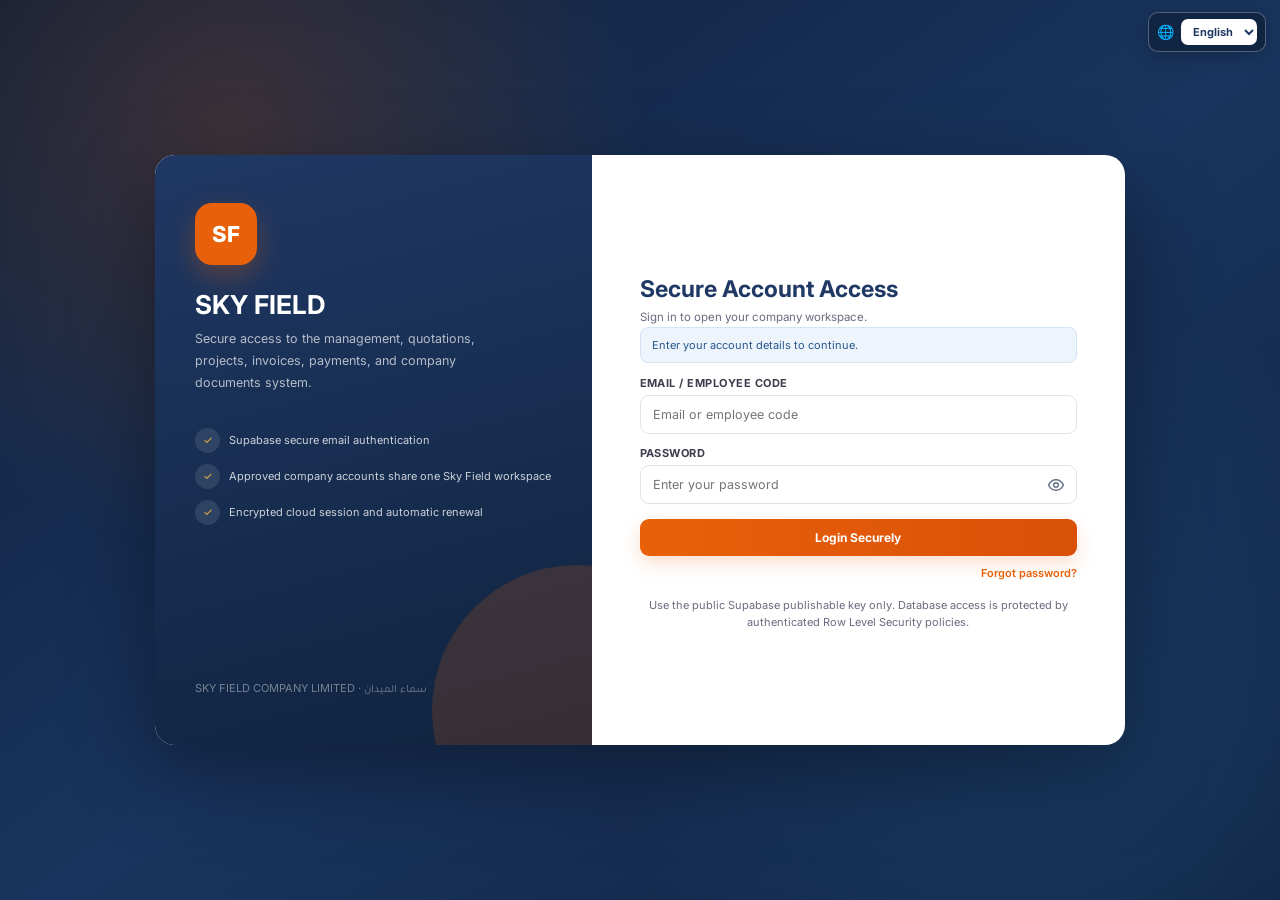
<file: attendance.html>
<!doctype html><html lang="ar" dir="rtl"><meta charset="utf-8"><title>Sky Field</title><script>const routes={dailySection:'attendance',expenseSection:'expenses',monthlySection:'timesheets',admin:'attendancesettings',engineersSection:'engineers'};location.replace('index.html#'+(routes[location.hash.slice(1)]||'attendance'));</script><p>جاري فتح النظام… <a href="index.html#attendance">فتح النظام</a></p></html>
</file>
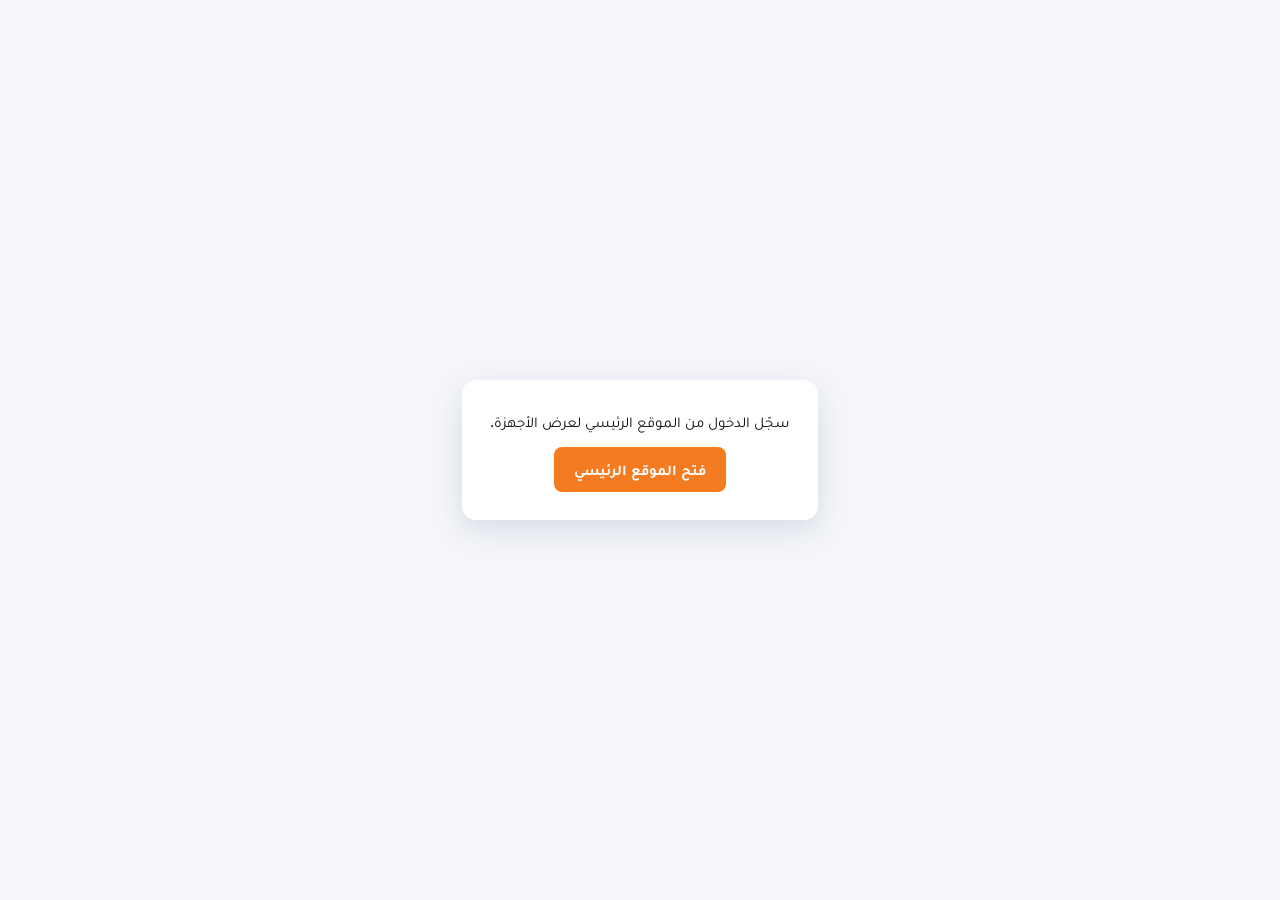
<file: equipment-module.html>
<!DOCTYPE html>
<html lang="ar" dir="rtl">
<head>
<meta name="google" content="notranslate">
<script>
// Equipment section of the main site. EQ_PREVIEW is set from the database setting after sign-in.
// It has its own Arabic and English, so the browser must not machine-translate it.
document.documentElement.setAttribute('translate','no');
var EQ_PREVIEW=true,EQ_REAL_ROLE='viewer';
(function(){try{var l=new URLSearchParams(location.search).get('lang');if(l==='en'||l==='ar')localStorage.setItem('eq_language',l)}catch(e){}
 if(window.parent!==window)document.documentElement.classList.add('eq-embedded')})();
// Inside the main site: its sidebar opens the sections, so this page has no header or tabs; the page grows to its
// content (the main page is the only scroll) and tells the main page when a link inside it changes section.
// Windows and messages open in the part of the page on screen, which the main page passes in (eqViewport).
(function(){
 if(window.parent===window)return;
 var report=function(){try{window.parent.sfEquipmentResize&&window.parent.sfEquipmentResize(window,document.body.offsetHeight)}catch(e){}};
 window.eqViewport=function(top,height){var s=document.documentElement.style;s.setProperty('--eq-vt',Math.max(0,top)+'px');s.setProperty('--eq-vh',Math.max(160,height)+'px')};
 window.eqActiveTab=function(){var p=document.querySelector('.page.active');return p?p.id.replace('page-',''):'dashboard'};
 // A window (edit, print preview…) opened or closed: the main page dims the whole screen and holds still meanwhile.
 var windowOpen=false;
 var checkWindows=function(){var open=!!document.querySelector('.modal-bg.open,.print-bg.open');if(open===windowOpen)return;windowOpen=open;
  try{window.parent.sfEquipmentModal&&window.parent.sfEquipmentModal(window,open)}catch(e){}};
 addEventListener('DOMContentLoaded',function(){
  if(typeof MutationObserver==='function')new MutationObserver(checkWindows).observe(document.body,{subtree:true,attributes:true,attributeFilter:['class']});
  var base=window.goTab;
  if(typeof base==='function')window.goTab=function(t){base(t);try{window.parent.sfEquipmentTabChanged&&window.parent.sfEquipmentTabChanged(window,t)}catch(e){}report()};
  if(typeof ResizeObserver==='function')new ResizeObserver(report).observe(document.body);
  report();
 });
 addEventListener('load',report);
})();
</script>
<script>
// ── Main-site integration (defined before the page starts; uses page functions only when called) ──
const EQ_OLD={url:'https://kfaytvoihwzfwxmlkkwn.supabase.co',key:'sb_publishable_6K5pRY2sxSpNxYQ7_DjW2Q_WKa2Qh9s',bucket:'equipment-documents'};
const EQ_NEW_BUCKET='eq-documents';
let EQ_CERTS_DONE=false,EQ_CERTS_CHECKED=false; // the copy button waits for the check, so it never flashes

// Iqama / SEC-ID updates: the administrator, the storekeeper and the documents role (the accounting account).
function canEditDocuments(){return !EQ_PREVIEW&&['admin','storekeeper','documents'].includes(CURRENT_ROLE);}
// Correct the Iqama expiry, SEC-ID number and SEC-ID expiry of one recipient (empty answer clears the value).
async function eqEditDocuments(idx){
  if(!canEditDocuments()){requireEditPermission();return;}
  const e=ENGINEERS[idx];if(!e?.dbId)return;
  // One form for the three values (dates with the date picker).
  const v=await localizedForm(eqLang('تعديل المستندات','Edit documents')+' — '+e.name,[
    {name:'iqama',label:eqLang('تاريخ انتهاء الإقامة','Iqama expiry date'),type:'date',value:e.iqamaExpiry},
    {name:'secNo',label:eqLang('رقم بطاقة SEC-ID','SEC-ID card number'),type:'text',value:e.secIdNo},
    {name:'secExpiry',label:eqLang('تاريخ انتهاء بطاقة SEC-ID','SEC-ID card expiry date'),type:'date',value:e.secIdExpiry}],
    {note:eqLang('اترك الحقل فارغًا لمسحه.','Leave a field empty to clear it.')});
  if(!v)return;const {iqama,secNo,secExpiry}=v;
  for(const d of [iqama,secExpiry])if(d&&(!/^\d{4}-\d{2}-\d{2}$/.test(d)||Number.isNaN(new Date(d+'T00:00:00').getTime()))){toast(translateRuntimeText('⚠️ اكتب التاريخ بصيغة YYYY-MM-DD'));return;}
  const res=await callRpc('eq_update_documents',{p_id:e.dbId,p_iqama_expiry:iqama||null,p_sec_id_no:secNo||null,p_sec_id_expiry:secExpiry||null});
  if(res.error){toast('⚠️ '+(res.transient?translateRuntimeText('تعذر الاتصال بـ Supabase؛ لم يُحفظ المستلم'):rpcErrorMessage(res.error)));return;}
  ENGINEERS[idx]=dbEngineerToLocal(res.data);saveEngineers();renderEngTable();renderDashboard();
  toast(translateRuntimeText('✅ تم حفظ المستندات')+' — '+e.name);
}
// The copy button stays only while a device certificate is still missing from the new bucket.
async function eqCheckCertificatesDone(){
  if(EQ_REAL_ROLE!=='admin'||EQ_CERTS_DONE)return;
  try{
    const present=new Set((await eqListAll(getSupabaseClient(),EQ_NEW_BUCKET)).map(f=>f.path));
    EQ_CERTS_DONE=INVENTORY.every(d=>!d.certificatePath||present.has(d.certificatePath));
  }catch(e){console.warn('Certificate check skipped',e);}
  EQ_CERTS_CHECKED=true;
  eqRenderBanner();
}
function eqRenderBanner(){
  let banner=document.getElementById('eq-banner');
  if(!banner){banner=document.createElement('div');banner.id='eq-banner';banner.className='no-print';document.querySelector('nav')?.before(banner);}
  banner.hidden=!EQ_PREVIEW&&(EQ_REAL_ROLE!=='admin'||EQ_CERTS_DONE||!EQ_CERTS_CHECKED);
  banner.innerHTML=(EQ_PREVIEW?'<span>'+escapeHTML(translateRuntimeText('معاينة — التسجيل ما زال على نظام الأجهزة القديم حتى التحويل. العرض والطباعة والتصدير متاحة.'))+'</span>':'')
    +(EQ_REAL_ROLE==='admin'&&!EQ_CERTS_DONE?'<button type="button" onclick="eqOpenCertificateCopy()">'+escapeHTML(translateRuntimeText('نقل الشهادات'))+'</button>':'');
}
function eqShowSignedOut(){
  clearLocalData();renderAfterClear();CURRENT_ROLE='viewer';EQ_REAL_ROLE='viewer';applyRolePermissions();
  if(document.getElementById('eq-signed-out'))return;
  const box=document.createElement('div');box.id='eq-signed-out';
  box.innerHTML='<div>'+escapeHTML(translateRuntimeText('سجّل الدخول من الموقع الرئيسي لعرض الأجهزة.'))+'<br><a href="index.html" target="_top">'+escapeHTML(translateRuntimeText('فتح الموقع الرئيسي'))+'</a></div>';
  document.body.appendChild(box);
}
// Every file in a bucket (folders are listed again), with its size.
async function eqListAll(client,bucket,prefix=''){
  const {data,error}=await client.storage.from(bucket).list(prefix,{limit:1000});
  if(error)throw error;
  const out=[];
  for(const item of data||[]){
    if(item.name==='.emptyFolderPlaceholder')continue;
    const full=prefix?prefix+'/'+item.name:item.name;
    if(!item.id||!item.metadata)out.push(...await eqListAll(client,bucket,full));
    else out.push({path:full,size:Number(item.metadata.size)||0,type:item.metadata.mimetype||'application/octet-stream'});
  }
  return out;
}
// Copies files missing from the new bucket at the same path; never overwrites; checks the size afterwards.
async function eqCopyCertificates(oldClient,newClient,onProgress=()=>{}){
  const oldFiles=await eqListAll(oldClient,EQ_OLD.bucket);
  const present=new Map((await eqListAll(newClient,EQ_NEW_BUCKET)).map(f=>[f.path,f.size]));
  const results=[];
  for(const file of oldFiles){
    let status='exists',error='';
    if(!present.has(file.path)){
      try{
        const dl=await oldClient.storage.from(EQ_OLD.bucket).download(file.path);if(dl.error)throw dl.error;
        const up=await newClient.storage.from(EQ_NEW_BUCKET).upload(file.path,dl.data,{upsert:false,contentType:file.type});if(up.error)throw up.error;
        status='copied';
      }catch(e){status='failed';error=e.message||String(e);}
    }
    results.push({path:file.path,size:file.size,status,error});onProgress(results);
  }
  const after=new Map((await eqListAll(newClient,EQ_NEW_BUCKET)).map(f=>[f.path,f.size]));
  for(const r of results)if(r.status!=='failed'&&after.get(r.path)!==r.size){r.status='failed';r.error=after.has(r.path)?'size '+after.get(r.path)+' ≠ '+r.size:'missing after upload';}
  return results;
}
function eqRenderCertResults(results){
  const label={copied:'✅ '+translateRuntimeText('نُقل'),exists:'✔️ '+translateRuntimeText('موجود مسبقًا'),failed:'❌ '+translateRuntimeText('فشل')};
  document.getElementById('eq-cert-list').innerHTML=results.map(r=>'<li><span>'+escapeHTML(r.path)+'</span><span>'+label[r.status]+(r.error?' — '+escapeHTML(r.error):'')+'</span></li>').join('');
}
async function eqOpenCertificateCopy(){
  if(EQ_REAL_ROLE!=='admin')return;
  const status=document.getElementById('eq-cert-status');
  document.getElementById('eq-cert-list').innerHTML='';document.getElementById('eq-cert-modal').classList.add('open');
  status.textContent=translateRuntimeText('جاري قراءة الملفات...');
  const oldClient=window.supabase.createClient(EQ_OLD.url,EQ_OLD.key,{auth:{persistSession:true,autoRefreshToken:true,detectSessionInUrl:false}});
  const {data:{session}}=await oldClient.auth.getSession();
  if(!session){
    status.innerHTML=escapeHTML(translateRuntimeText('سجّل الدخول في نظام الأجهزة القديم على هذا المتصفح أولًا، ثم ارجع واضغط الزر مرة أخرى.'))
      +' <a href="../skyfield_equipments_system/" target="_blank" rel="noopener">'+escapeHTML(translateRuntimeText('فتح النظام القديم'))+'</a>';
    return;
  }
  try{
    const results=await eqCopyCertificates(oldClient,getSupabaseClient(),eqRenderCertResults);
    eqRenderCertResults(results);
    const failed=results.filter(r=>r.status==='failed').length;
    EQ_CERTS_DONE=!failed;
    status.textContent=failed?'❌ '+failed+' / '+results.length:'✅ '+translateRuntimeText('كل الشهادات منقولة')+' ('+results.length+')';
    eqRenderBanner();
  }catch(e){status.textContent='❌ '+(e.message||e);}
}
// Called by the main site when its language changes.
window.eqSetLanguage=function(language){setLanguage(language);eqRenderBanner();};
</script>
<style>
#login-screen{display:none!important}
[onclick="logout()"],[onclick="openSupabaseSettings()"]{display:none!important}
.eq-embedded .hdr-brand,.eq-embedded [data-language-control]{display:none!important}
#eq-banner{display:flex;flex-wrap:wrap;align-items:center;gap:10px;margin:10px 16px 0;padding:10px 14px;border-radius:10px;background:#FFF3CD;color:#6b4e00;font-size:13px;font-weight:600}
#eq-banner[hidden]{display:none}
#eq-banner button{font-family:inherit;font-size:12px;font-weight:700;padding:6px 14px;border-radius:8px;border:0;background:#0F2747;color:#fff;cursor:pointer}
#eq-signed-out{position:fixed;inset:0;z-index:500;display:flex;align-items:center;justify-content:center;background:#F4F6FA;padding:16px}
#eq-signed-out div{max-width:420px;background:#fff;border-radius:14px;padding:28px;text-align:center;box-shadow:0 10px 30px rgba(15,39,71,.12);font-size:15px;line-height:1.8}
#eq-signed-out a{display:inline-block;margin-top:12px;padding:9px 20px;border-radius:8px;background:#F47B20;color:#fff;font-weight:700;text-decoration:none}
/* Iqama and SEC-ID live on their own page in the main site (documents-page.js); the Iqama number stays for the forms. */
#page-dashboard .card:has(#dashboard-iqamas),#page-dashboard .card:has(#dashboard-secids),.kpi-card:has(#kpi-documents),#eng-doc-filter,.doc-action{display:none!important}
#eng-table th:nth-child(5),#eng-table td:nth-child(5),#eng-table td:nth-child(4) div{display:none!important}
*:has(> #em-iqama-expiry),*:has(> #em-sec-no),*:has(> #em-sec-expiry){display:none!important}
#eq-cert-list{list-style:none;margin:0;padding:0;max-height:55vh;overflow:auto;font-size:12px}
#eq-cert-list li{display:flex;justify-content:space-between;gap:10px;padding:6px 0;border-bottom:1px solid #eef1f5;direction:ltr}
/* Inside the main site: no own header or tabs (the main sidebar and page header take their place), one scroll,
   and the main site's colours, cards and spacing. */
.eq-embedded{--dark:#1A1A2E;--accent:#1F3864;--gold:#E8610A;--border:#E3E6EE;--input:#F7F8FC;--text:#1A1A2E;--muted:#6B6B80;--light:#F2F5FB}
.eq-embedded,.eq-embedded body{overflow:hidden;background:transparent}
.eq-embedded body{min-height:0;font-family:'Inter','Tajawal',sans-serif}
.eq-embedded .app-header,.eq-embedded body>nav{display:none!important}
.eq-embedded .page{padding:2px 1px 12px;max-width:none}
.eq-embedded .dashboard-head h2,.eq-embedded .dashboard-head p{display:none}
.eq-embedded .card{border:1px solid #E3E6EE;border-radius:14px;box-shadow:0 1px 3px rgba(31,56,100,.04);margin-bottom:16px}
.eq-embedded .card-header{background:#fff;color:#1F3864;border-bottom:1px solid #E3E6EE;font-size:15px;font-weight:700}
.eq-embedded .card-header .section-subtitle{color:#6B6B80;opacity:1}
.eq-embedded .kpi-card{border-color:#E3E6EE;box-shadow:0 1px 3px rgba(31,56,100,.04)}
.eq-embedded .btn{border-radius:10px}
.eq-embedded #eq-banner{margin:0 0 12px}
.eq-embedded .modal-bg,.eq-embedded .print-bg{top:var(--eq-vt,0px);bottom:auto;height:var(--eq-vh,100vh);padding:12px;background:rgba(15,23,42,.55)}
.eq-embedded .modal,.eq-embedded .print-modal{max-height:calc(var(--eq-vh,100vh) - 24px)}
.eq-embedded .print-modal{width:820px;max-width:96vw}
.eq-embedded .toast{bottom:auto;top:calc(var(--eq-vt,0px) + var(--eq-vh,100vh) - 72px)}
@media(max-width:760px){.eq-embedded .page{padding:0 0 10px}}
</style>
<meta charset="UTF-8">
<script>
// Stopped on 2026-10-27 (database paused, nothing deleted): the old address opens Equipment & Custody on the main site.
if(location.pathname.indexOf('skyfield_equipments_system')>=0)location.replace('../skyfield-quotation/index.html#devices');
</script>
<meta name="viewport" content="width=device-width, initial-scale=1.0">
<title>نظام متابعة الأجهزة</title>
<link rel="preconnect" href="https://fonts.googleapis.com">
<link rel="preconnect" href="https://fonts.gstatic.com" crossorigin>
<link href="https://fonts.googleapis.com/css2?family=Inter:wght@400;500;600;700;800&family=Tajawal:wght@400;500;700;800&display=swap" rel="stylesheet">
<script src="supabase-js-2.117.2.js"></script>
<style>
*{box-sizing:border-box;margin:0;padding:0}
:root{
  --dark:#1A1A2E;--accent:#0F3460;--gold:#E94560;
  --light:#EEF2FF;--white:#fff;--gray:#F5F5F5;
  --input:#EDF2FF;--border:#C5CAE9;--text:#111;--muted:#666;
  --green:#D4EDDA;--green-t:#155724;
  --amber:#FFF3CD;--amber-t:#856404;
  --red:#F8D7DA;--red-t:#721c24;
  --teal:#D1ECF1;--teal-t:#0c5460;
}
body{font-family:'Inter','Tajawal','Segoe UI',Tahoma,Arial,sans-serif;background:#f0f2f8;color:var(--text);min-height:100vh;direction:rtl}
html[dir="ltr"] body{direction:ltr;text-align:left}
html[dir="ltr"] input,html[dir="ltr"] select,html[dir="ltr"] textarea{direction:ltr;text-align:left}
html[dir="ltr"] input[dir="ltr"],html[dir="ltr"] textarea[dir="ltr"]{direction:ltr}
html[dir="ltr"] .device-table th,html[dir="ltr"] .log-table th,html[dir="ltr"] .inv-table th{text-align:left}
html[dir="ltr"] .login-field{text-align:left}
html[dir="ltr"] .cal-date{text-align:left}
html[dir="ltr"] .section-subtitle{margin-right:0;margin-left:4px}
html[dir="ltr"] .card-header>.btn[style*="margin-right:auto"]{margin-right:0!important;margin-left:auto!important}
.lang-switch{border:1px solid rgba(255,255,255,.45);background:rgba(255,255,255,.12);color:#fff;border-radius:20px;padding:5px 11px;cursor:pointer;font:600 11px inherit;white-space:nowrap}
.login-language{position:absolute;top:14px;left:14px;background:var(--light);border-color:var(--border);color:var(--accent)}
.app-header{background:var(--dark);color:#fff;padding:0 28px;height:58px;display:flex;align-items:center;justify-content:space-between;position:sticky;top:0;z-index:100;box-shadow:0 2px 12px rgba(0,0,0,.3)}
.app-header h1{font-size:16px;font-weight:600;letter-spacing:.3px}
.app-header .badge{background:var(--gold);color:#fff;font-size:11px;padding:3px 10px;border-radius:20px;font-weight:600}
nav{background:#fff;border-bottom:2px solid var(--border);display:flex;padding:0 28px;box-shadow:0 1px 4px rgba(0,0,0,.06);overflow-x:auto;overflow-y:hidden;scrollbar-width:thin}
.nav-tab{padding:14px 22px;font-size:14px;cursor:pointer;color:var(--muted);border-bottom:3px solid transparent;margin-bottom:-2px;transition:color .2s,border-color .2s;font-weight:500;white-space:nowrap}
.nav-tab:hover{color:var(--accent)}
.nav-tab.active{color:var(--accent);border-bottom-color:var(--gold);font-weight:600}
.page{display:none;padding:28px;max-width:1600px;margin:0 auto}
.page.active{display:block}

/* Cards */
.card{background:#fff;border-radius:12px;box-shadow:0 2px 12px rgba(0,0,0,.07);margin-bottom:20px;overflow:hidden}
.card-header{background:var(--accent);color:#fff;padding:14px 20px;font-size:14px;font-weight:600;display:flex;align-items:center;gap:8px}
.card-body{padding:20px}

/* Form grid */
.fg{display:grid;grid-template-columns:1fr 1fr;gap:14px}
.fg.g3{grid-template-columns:1fr 1fr 1fr}
.fg.g1{grid-template-columns:1fr}
.full{grid-column:1/-1}
.field{display:flex;flex-direction:column;gap:5px}
label{font-size:12px;font-weight:600;color:var(--muted)}
label .req{color:var(--gold)}
input,select,textarea{font-family:inherit;font-size:14px;direction:rtl;border:1.5px solid var(--border);border-radius:8px;padding:9px 12px;width:100%;background:var(--input);color:var(--text);transition:border .2s}
input:focus,select:focus,textarea:focus{outline:none;border-color:var(--accent)}
input[readonly],input.auto{background:#f0f0f0;color:#555;border-color:#ddd}
select{cursor:pointer}
.rec-banner{background:linear-gradient(135deg,var(--dark),var(--accent));color:#fff;border-radius:12px;padding:18px 24px;display:flex;align-items:center;justify-content:space-between;margin-bottom:20px}
.rec-id{font-size:28px;font-weight:700;letter-spacing:1px}
.rec-date{font-size:13px;opacity:.8;margin-top:2px}

/* Device rows */
.device-table{width:100%;border-collapse:collapse;font-size:13px}
.device-table th{background:var(--accent);color:#fff;padding:10px 12px;text-align:right;font-weight:600;font-size:12px;white-space:nowrap}
.device-table td{padding:8px 6px;border-bottom:1px solid var(--border);vertical-align:middle}
.device-table tr:last-child td{border-bottom:none}
.device-table tr:nth-child(even) td{background:var(--light)}
.device-table select,.device-table input{font-size:12px;padding:6px 8px;border-radius:6px}
.device-table .auto-td{background:#f0f0f0;color:#444;font-size:12px;padding:6px 10px;border-radius:6px;border:1px solid #ddd;min-width:60px}
.row-num{width:28px;height:28px;background:var(--accent);color:#fff;border-radius:50%;display:flex;align-items:center;justify-content:center;font-size:11px;font-weight:700;flex-shrink:0}

/* Buttons */
.btn-row{display:flex;gap:10px;justify-content:flex-end;margin-top:18px;flex-wrap:wrap}
.btn{font-family:inherit;font-size:14px;font-weight:600;padding:10px 22px;border-radius:8px;cursor:pointer;border:none;transition:background-color .2s,color .2s,border-color .2s;display:flex;align-items:center;gap:6px}
.btn-primary{background:var(--accent);color:#fff}
.btn-primary:hover{background:#0a2a50}
.btn-save{background:var(--gold);color:#fff}
.btn-save:hover{background:#c93a52}
.btn-print{background:var(--dark);color:#fff}
.btn-print:hover{background:#111}
.btn-ghost{background:#fff;color:var(--muted);border:1.5px solid var(--border)}
.btn-ghost:hover{background:var(--gray)}
.btn-danger{background:var(--red);color:var(--red-t);border:1px solid #f5c6cb}
.btn-danger:hover{background:#f5c6cb}
.btn-edit{background:var(--light);color:var(--accent);border:1px solid var(--border);font-size:12px;padding:6px 14px;border-radius:6px}
.btn-del{background:var(--red);color:var(--red-t);border:1px solid #f5c6cb;font-size:12px;padding:6px 14px;border-radius:6px}
.btn-prnt{background:var(--dark);color:#fff;font-size:12px;padding:6px 14px;border-radius:6px}

/* Log table */
.log-wrap{overflow-x:auto}
.log-table{width:100%;border-collapse:collapse;font-size:13px;min-width:900px}
.log-table th{background:var(--accent);color:#fff;padding:11px 12px;text-align:right;font-weight:600;font-size:12px;white-space:nowrap;position:sticky;top:0}
.log-table td{padding:10px 12px;border-bottom:1px solid var(--border);vertical-align:middle}
.log-table tr:last-child td{border-bottom:none}
.log-table tr:nth-child(even) td{background:var(--light)}
.log-table tr:hover td{background:#e8ecff}
.rec-num{font-weight:700;color:var(--dark);font-size:13px;white-space:nowrap}
.devices-cell{display:flex;gap:4px;flex-wrap:wrap}
.dev-tag{background:var(--accent);color:#fff;font-size:11px;padding:2px 7px;border-radius:4px;font-weight:600}

/* Badge */
.badge{display:inline-flex;align-items:center;font-size:11px;padding:3px 10px;border-radius:20px;font-weight:600;white-space:nowrap}
.b-green{background:var(--green);color:var(--green-t)}
.b-amber{background:var(--amber);color:var(--amber-t)}
.b-red{background:var(--red);color:var(--red-t)}
.b-gray{background:var(--gray);color:var(--muted)}
.b-teal{background:var(--teal);color:var(--teal-t)}
.b-orange{background:#FDE8D7;color:#9a4a07}
.cell-sub{font-size:11.5px;font-weight:400;color:var(--muted);margin-top:3px}
.doc-list-actions{margin-inline-start:auto;display:inline-flex;gap:6px}
.doc-list-actions button{background:rgba(255,255,255,.15);border:1px solid rgba(255,255,255,.35);color:#fff;border-radius:14px;padding:3px 10px;font:inherit;font-size:11px;cursor:pointer;white-space:nowrap}
.eng-actions{display:flex;flex-wrap:wrap;gap:6px;min-width:250px}
.eng-actions button{white-space:nowrap}
#eng-table th:first-child,#eng-table td:first-child{min-width:150px}
.print-lang{display:inline-flex;gap:4px;margin-inline-start:auto;margin-inline-end:12px}
.print-lang button{background:rgba(255,255,255,.12);border:1px solid rgba(255,255,255,.35);color:#fff;border-radius:14px;padding:3px 12px;font:inherit;font-size:12px;cursor:pointer}
.print-lang button.active{background:#fff;color:#0F3460;font-weight:700}
.b-purple{background:#EDE5F7;color:#5b3a8c}

/* Edit modal */
.modal-bg{position:fixed;inset:0;background:rgba(0,0,0,.5);z-index:200;display:none;align-items:center;justify-content:center}
.modal-bg.open{display:flex}
.modal{background:#fff;border-radius:14px;width:700px;max-width:95vw;max-height:92vh;overflow-y:auto;box-shadow:0 20px 60px rgba(0,0,0,.25)}
.modal-header{background:var(--accent);color:#fff;padding:16px 22px;border-radius:14px 14px 0 0;display:flex;align-items:center;justify-content:space-between}
.modal-header h3{font-size:15px;font-weight:600}
.modal-close{background:none;border:none;color:#fff;font-size:20px;cursor:pointer;line-height:1;padding:0 4px}
.modal-body{padding:22px}
.modal-footer{padding:16px 22px;border-top:1px solid var(--border);display:flex;gap:10px;justify-content:flex-end}

/* Print modal */
.print-bg{position:fixed;inset:0;background:rgba(0,0,0,.6);z-index:300;display:none;align-items:center;justify-content:center}
.print-bg.open{display:flex}
.print-modal{background:#fff;border-radius:14px;width:680px;max-width:95vw;max-height:94vh;overflow-y:auto;box-shadow:0 20px 60px rgba(0,0,0,.3)}
.print-modal-hdr{background:var(--dark);color:#fff;padding:14px 20px;border-radius:14px 14px 0 0;display:flex;align-items:center;justify-content:space-between}
.print-preview{padding:24px;direction:rtl;font-family:'Segoe UI',Tahoma,Arial,sans-serif}
.print-footer-btns{padding:14px 20px;border-top:1px solid var(--border);display:flex;gap:10px;justify-content:flex-end}

/* Search */
.search-bar{display:flex;flex-wrap:wrap;gap:10px;margin-bottom:18px}
.search-bar input{flex:1 1 240px;max-width:380px;background:#fff}

/* Toast */
.toast{position:fixed;bottom:28px;left:50%;transform:translateX(-50%);background:var(--dark);color:#fff;padding:12px 24px;border-radius:30px;font-size:13px;font-weight:600;z-index:999;opacity:0;transition:opacity .3s;pointer-events:none;white-space:nowrap}
.toast.show{opacity:1}

/* Inventory */
.inv-table{width:100%;border-collapse:collapse;font-size:13px}
.inv-table th{background:var(--accent);color:#fff;padding:10px 12px;text-align:right;font-weight:600;font-size:12px}
.inv-table td{padding:9px 12px;border-bottom:1px solid var(--border);vertical-align:middle}
.inv-table tr:nth-child(even) td{background:var(--light)}

/* Sig lines */
.sig-row{display:grid;grid-template-columns:1fr 1fr;gap:32px;margin-top:28px}
.sig-box{text-align:center}
.sig-line{border-top:2px solid var(--dark);padding-top:8px;font-size:12px;color:#555;margin-bottom:40px}
.sig-name{border-top:1px solid #ccc;padding-top:6px;font-size:11px;color:#999}

@media print{
  body{background:#fff}
  .no-print{display:none!important}
}

/* ── Login Screen ─────────────────────────────────────────── */
/* Same navy, orange and fonts as the main Sky Field system. */
#login-screen{
  position:fixed;inset:0;background:linear-gradient(135deg,#1F3864 0%,#16294a 100%);
  display:flex;align-items:center;justify-content:center;z-index:9999;padding:16px;
}
#login-screen.hidden{display:none;}
.login-box{
  background:#fff;border-radius:16px;padding:40px 36px;width:100%;max-width:400px;
  box-shadow:0 24px 60px rgba(0,0,0,0.35);text-align:center;position:relative;
}
.login-logo{display:block;height:64px;max-width:220px;object-fit:contain;margin:8px auto 14px;}
.login-title{font-size:21px;font-weight:700;color:#1F3864;margin-bottom:4px;}
.login-sub{font-size:13px;color:#6B6B80;margin-bottom:28px;}
.login-help{font-size:13px;color:#6B6B80;line-height:1.7;margin-bottom:16px;}
.login-field{margin-bottom:16px;text-align:right;}
.login-field label{display:block;font-size:13px;font-weight:600;color:#1A1A2E;margin-bottom:6px;}
.login-field input{
  width:100%;padding:12px 16px;border:1.5px solid #E3E6EE;border-radius:10px;background:#fff;
  font-size:15px;font-family:inherit;outline:none;transition:border .2s;direction:ltr;
}
.login-field input:focus{border-color:#1F3864;}
.login-btn{
  width:100%;padding:13px;background:#E8610A;
  color:#fff;border:none;border-radius:10px;font-size:16px;font-weight:700;
  cursor:pointer;font-family:inherit;margin-top:8px;transition:background .2s;
}
.login-btn:hover{background:#cf5608;}
.login-link{display:block;margin:14px auto 0;background:none;border:none;color:#1F3864;text-decoration:underline;cursor:pointer;font:inherit;font-size:13px}
.login-err{
  color:#c2413b;font-size:13px;margin-top:12px;min-height:20px;font-weight:600;line-height:1.6;
}
.login-err.ok{color:#2f6f49}
@media(max-width:420px){.login-box{padding:32px 22px}}
.login-config{margin-top:12px;background:none;border:none;color:#0f3460;text-decoration:underline;cursor:pointer;font:inherit;font-size:12px}
.config-help{font-size:11px;color:var(--muted);line-height:1.7;background:var(--light);border:1px solid var(--border);border-radius:8px;padding:10px 12px;margin-bottom:14px}
.file-current{font-size:11px;color:var(--muted);margin-top:5px;min-height:18px}
body.role-viewer .btn-save,body.role-viewer .btn-edit,body.role-viewer .btn-del,body.role-viewer .btn-danger,body.role-viewer .edit-only{display:none!important}
.viewer-note{display:none;align-items:flex-start;gap:9px;margin-bottom:14px;padding:11px 13px;border:1px solid #ffe69c;border-radius:9px;background:#fff8db;color:#664d03;font-size:12px;line-height:1.7}
body.role-viewer .viewer-note{display:flex}
body:not(.role-admin) .admin-only{display:none!important}

/* ── Searchable Dropdown ───────────────────────────────────── */
.srch-wrap{position:relative;width:100%;}
.srch-input{
  width:100%;padding:10px 14px;border:1.5px solid var(--border);border-radius:8px;
  font-size:14px;font-family:inherit;outline:none;background:#fff;
  transition:border .2s;
}
.srch-input:focus{border-color:var(--accent);}
.srch-list{
  position:absolute;top:calc(100% + 4px);right:0;left:0;
  background:#fff;border:1.5px solid var(--accent);border-radius:8px;
  max-height:220px;overflow-y:auto;z-index:500;
  box-shadow:0 8px 24px rgba(0,0,0,0.12);display:none;
}
.srch-list.open{display:block;}
.srch-item{
  padding:10px 14px;cursor:pointer;font-size:13px;
  border-bottom:1px solid #f0f0f0;transition:background .15s;
}
.srch-item:last-child{border-bottom:none;}
.srch-item:hover,.srch-item.active{background:var(--light);color:var(--accent);font-weight:600;}
.srch-item.unavail{color:#999;}
.srch-empty{padding:12px 14px;color:#aaa;font-size:13px;text-align:center;}

/* ── V2 dashboard & calibration ────────────────────────────── */
html{scroll-behavior:smooth}
.app-shell-note{font-size:11px;opacity:.72;margin-top:2px}
.nav-spacer{flex:1}
.dashboard-head{display:flex;align-items:flex-end;justify-content:space-between;gap:16px;margin-bottom:18px}
.dashboard-head h2{font-size:24px;color:var(--dark);margin-bottom:4px}
.dashboard-head p{font-size:13px;color:var(--muted)}
.dashboard-date{font-size:12px;color:var(--muted);background:#fff;border:1px solid var(--border);border-radius:20px;padding:7px 13px;white-space:nowrap}
/* Narrow enough minimum that all seven cards share one row on a laptop instead of leaving one alone. */
.kpi-grid{display:grid;grid-template-columns:repeat(auto-fit,minmax(128px,1fr));gap:14px;margin-bottom:20px}
.kpi-card{background:#fff;border:1px solid rgba(197,202,233,.75);border-radius:14px;padding:17px;box-shadow:0 4px 16px rgba(15,52,96,.06);position:relative;overflow:hidden}
.kpi-card:after{content:"";position:absolute;right:0;top:0;bottom:0;width:4px;background:var(--kpi,#0F3460)}
.kpi-label{font-size:12px;color:var(--muted);font-weight:600;margin-bottom:8px}
.kpi-value{font-size:29px;line-height:1;font-weight:800;color:var(--dark)}
.kpi-hint{font-size:11px;color:#8b8b8b;margin-top:8px}
.dashboard-grid{display:grid;grid-template-columns:1.15fr .85fr;gap:18px}
.quick-actions{display:grid;grid-template-columns:repeat(2,1fr);gap:10px}
.quick-action{border:1px solid var(--border);background:var(--light);border-radius:10px;padding:14px;text-align:right;cursor:pointer;font-family:inherit;color:var(--dark);transition:border-color .2s,transform .2s}
.quick-action:hover{border-color:var(--accent)}
@media(hover:hover) and (pointer:fine){.quick-action:hover{transform:translateY(-1px)}}
.quick-action strong{display:block;font-size:13px;margin-bottom:4px}
.quick-action span{font-size:11px;color:var(--muted)}
.alert-list{display:flex;flex-direction:column;gap:8px}
.alert-row{display:grid;grid-template-columns:auto 1fr auto;align-items:center;gap:10px;border:1px solid var(--border);border-radius:10px;padding:10px 12px}
.alert-dot{width:9px;height:9px;border-radius:50%;background:var(--alert,#856404)}
.alert-title{font-size:12px;font-weight:700;color:var(--dark)}
.alert-sub{font-size:11px;color:var(--muted);margin-top:2px}
.alert-days{font-size:11px;font-weight:700;color:var(--alert,#856404);white-space:nowrap}
.toolbar{display:flex;align-items:center;gap:10px;flex-wrap:wrap;margin-bottom:14px}
.toolbar .grow{flex:1;min-width:230px}
.toolbar input,.toolbar select{background:#fff;max-width:280px}
.cal-date{white-space:nowrap}
.cert-link{display:inline-flex;align-items:center;gap:4px;color:var(--accent);font-size:11px;font-weight:700;text-decoration:none}
.cert-link:hover{text-decoration:underline}
.empty-state{text-align:center;padding:38px 18px;color:var(--muted)}
.empty-state .empty-icon{font-size:34px;margin-bottom:8px}
.section-subtitle{font-size:11px;font-weight:400;opacity:.78;margin-right:4px}
[data-kind][hidden]{display:none!important}
.check-field{display:flex;align-items:center;gap:8px;min-height:42px;padding-top:19px}
.check-field input{width:18px;height:18px;accent-color:var(--accent)}
.check-field label{cursor:pointer;color:var(--text)}
.status-legend{display:flex;gap:7px;flex-wrap:wrap;margin-top:10px}

@media(max-width:900px){
  nav{overflow-x:auto;padding:0 12px}
  .nav-tab{padding:13px 14px}
  .page{padding:18px}
  .kpi-grid{grid-template-columns:repeat(2,minmax(0,1fr))}
  .kpi-grid>:last-child:nth-child(odd){grid-column:1/-1}
  .dashboard-grid{grid-template-columns:1fr}
}
@media(max-width:600px){
  /* Phone header: logo and name on one line, status and buttons on a line below; it scrolls away and the tabs stay on top. */
  .app-header{position:relative;height:auto;padding:8px 12px;gap:6px;flex-wrap:wrap}
  .hdr-brand{width:100%;gap:10px!important}
  .app-header h1{font-size:13px;line-height:1.35}
  .app-header img{height:32px!important}
  .app-header .app-shell-note{display:none}
  .hdr-actions{width:100%;flex-wrap:wrap;gap:6px!important}
  .hdr-actions>*{min-height:32px;display:inline-flex;align-items:center;font-size:12px!important}
  nav{position:sticky;top:0;z-index:99}
  /* Finger-sized buttons and readable small text. */
  .nav-tab{min-height:44px;display:flex;align-items:center}
  .btn,.btn-edit,.btn-del,.btn-prnt,.btn-save,.btn-ghost,.btn-danger,.cert-link{min-height:40px;font-size:13px}
  .badge,.dev-tag,.kpi-hint,.alert-sub,.alert-days,.section-subtitle,.row-num,.cert-link{font-size:12px!important}
  .dashboard-head{align-items:flex-start;flex-direction:column}
  .kpi-grid{grid-template-columns:1fr 1fr;gap:10px}
  .kpi-card{padding:14px}
  .kpi-value{font-size:25px}
  .fg,.fg.g3{grid-template-columns:1fr}
  .quick-actions{grid-template-columns:1fr}
  .toolbar>*{max-width:none!important;width:100%}
}
/* Tables become one card per row on narrow screens (phones, tablets, narrow windows). */
@media(max-width:760px){
  table.cards-on-phone{min-width:0!important;font-size:14px}
  .cards-on-phone thead{display:none}
  .cards-on-phone,.cards-on-phone tbody,.cards-on-phone tr,.cards-on-phone td{display:block;width:100%}
  .cards-on-phone tr{background:#fff;border:1px solid var(--border);border-radius:10px;margin-bottom:10px;padding:4px 12px;box-shadow:0 1px 3px rgba(0,0,0,.04)}
  .cards-on-phone td{display:flex;gap:10px;align-items:flex-start;padding:8px 0!important;border-bottom:1px solid #eef0f6!important;background:none!important;text-align:start;white-space:normal}
  .cards-on-phone td::before{content:attr(data-label);flex:0 0 36%;font-size:12px;font-weight:600;color:var(--muted)}
  .cards-on-phone td[colspan]{display:block}.cards-on-phone td[colspan]::before{display:none}
  .cards-on-phone td:first-child{font-size:15px;font-weight:700}
  .cards-on-phone td:last-child{border-bottom:none!important}
  .cards-on-phone td.no-print::before{display:none}
  .cards-on-phone td.no-print>div{flex:1;gap:8px!important}
  .cards-on-phone td.no-print button{flex:1;justify-content:center}
  .cards-on-phone .devices-cell{display:flex;flex-wrap:wrap;gap:4px}
}
/* A pressed button gives way slightly; reduced motion removes movement (zero specificity, as on the main site). */
:where(button:not(:disabled),.btn,.quick-action,[role="button"]):active{scale:.97}
@media (prefers-reduced-motion:reduce){*,*::before,*::after{transition-duration:.01ms!important;animation-duration:.01ms!important;animation-iteration-count:1!important;scroll-behavior:auto!important}}
</style>
</head>
<body>
<!-- ═══════════ LOGIN SCREEN ═══════════ -->
<div id="login-screen">
  <div class="login-box">
    <button class="lang-switch login-language" data-language-control onclick="toggleLanguage()">English</button>
    <img class="login-logo" id="login-logo" alt="Sky Field">
    <div class="login-title">نظام متابعة الأجهزة</div>
    <div class="login-sub" id="login-sub">Sky Field — تسجيل الدخول</div>
    <div id="login-panel-signin">
      <div class="login-field">
        <label for="l-user">البريد الإلكتروني</label>
        <input id="l-user" type="email" dir="ltr" placeholder="name@skyfield.company" autocomplete="username" onkeydown="if(event.key==='Enter')doLogin()">
      </div>
      <div class="login-field">
        <label for="l-pass">كلمة المرور</label>
        <input id="l-pass" type="password" placeholder="password" autocomplete="current-password" onkeydown="if(event.key==='Enter')doLogin()">
      </div>
      <button class="login-btn" onclick="doLogin()">دخول</button>
      <button type="button" class="login-link" onclick="showLoginPanel('reset')">نسيت كلمة المرور؟</button>
    </div>
    <div id="login-panel-reset" hidden>
      <p class="login-help">اكتب بريدك الإلكتروني وسنرسل لك رابطًا لتعيين كلمة مرور جديدة.</p>
      <div class="login-field">
        <label for="l-reset-email">البريد الإلكتروني</label>
        <input id="l-reset-email" type="email" dir="ltr" placeholder="name@skyfield.company" autocomplete="username" onkeydown="if(event.key==='Enter')sendPasswordReset()">
      </div>
      <button class="login-btn" onclick="sendPasswordReset()">إرسال الرابط</button>
      <button type="button" class="login-link" onclick="showLoginPanel('signin')">العودة لتسجيل الدخول</button>
    </div>
    <div id="login-panel-newpass" hidden>
      <p class="login-help">اختر كلمة مرور جديدة لحسابك (8 أحرف على الأقل).</p>
      <div class="login-field">
        <label for="l-new-pass">كلمة المرور الجديدة</label>
        <input id="l-new-pass" type="password" autocomplete="new-password">
      </div>
      <div class="login-field">
        <label for="l-new-pass2">تأكيد كلمة المرور</label>
        <input id="l-new-pass2" type="password" autocomplete="new-password" onkeydown="if(event.key==='Enter')saveNewPassword()">
      </div>
      <button class="login-btn" onclick="saveNewPassword()">حفظ كلمة المرور</button>
    </div>
    <div class="login-err" id="login-err" role="alert"></div>
  </div>
</div>



<div class="app-header no-print">
  <div class="hdr-brand" style="display:flex;align-items:center;gap:12px">
    <img src="[data-uri]" style="height:44px;object-fit:contain;border-radius:4px" alt="Sky Field Logo">
    <div>
      <h1>نظام إدارة ومتابعة أجهزة الاختبار</h1>
      <div class="app-shell-note">SKY FIELD COMPANY LIMITED</div>
    </div>
  </div>
  <div class="hdr-actions" style="display:flex;align-items:center;gap:8px">
    <button class="lang-switch" data-language-control onclick="toggleLanguage()">English</button>
    <span id="sync-badge" style="font-size:11px;padding:3px 10px;border-radius:20px;font-weight:600;background:#FFF3CD;color:#856404">غير متصل</span>
    <button onclick="syncAllData().then(ok=>{if(ok){updateRecId();renderInventory();renderLog();}})" style="background:rgba(255,255,255,0.15);border:1px solid rgba(255,255,255,0.3);color:#fff;font-size:11px;padding:4px 12px;border-radius:20px;cursor:pointer;font-family:inherit">🔄 مزامنة</button>
    <button class="admin-only" onclick="openSupabaseSettings()" style="background:#E94560;border:none;color:#fff;font-size:11px;padding:4px 12px;border-radius:20px;cursor:pointer;font-family:inherit">⚙️ Supabase</button>
    <span class="badge b-teal" id="user-role-badge">—</span>
    <span class="badge" id="total-lbl">0 حركة</span>
    <button onclick="logout()" title="تسجيل الخروج" style="background:transparent;border:1px solid rgba(255,255,255,.3);color:#fff;font-size:11px;padding:4px 10px;border-radius:20px;cursor:pointer;font-family:inherit">خروج</button>
  </div>
</div>

<nav class="no-print">
  <div class="nav-tab active" onclick="goTab('dashboard')">📊 لوحة المتابعة</div>
  <div class="nav-tab" onclick="goTab('form')">📝 حركة جهاز</div>
  <div class="nav-tab" onclick="goTab('log')">📥 سجل الاستلام</div>
  <div class="nav-tab" onclick="goTab('inv')">📦 المخزون</div>
  <div class="nav-tab" onclick="goTab('calibration')">🧪 المعايرة</div>
  <div class="nav-tab" onclick="goTab('devices')">⚙️ إدارة الأجهزة</div>
  <div class="nav-tab" onclick="goTab('settings')">🔧 الإعدادات</div>
</nav>

<!-- ═══════════ DASHBOARD PAGE ═══════════ -->
<div class="page active" id="page-dashboard">
  <div class="dashboard-head">
    <div>
      <h2>لوحة متابعة الأجهزة</h2>
      <p>صورة فورية لحالة المخزون والمعايرة وحركة الأجهزة.</p>
    </div>
    <div class="dashboard-date" id="dashboard-date">—</div>
  </div>

  <div class="kpi-grid">
    <div class="kpi-card" style="--kpi:#0F3460"><div class="kpi-label">إجمالي الأجهزة</div><div class="kpi-value" id="kpi-total">0</div><div class="kpi-hint">جميع الأجهزة المسجلة</div></div>
    <div class="kpi-card" style="--kpi:#198754"><div class="kpi-label">متاحة</div><div class="kpi-value" id="kpi-available">0</div><div class="kpi-hint">جاهزة للتخصيص</div></div>
    <div class="kpi-card" style="--kpi:#E94560"><div class="kpi-label">في المواقع</div><div class="kpi-value" id="kpi-assigned">0</div><div class="kpi-hint">بعهدة مهندس أو مشروع</div></div>
    <div class="kpi-card" style="--kpi:#E8610A"><div class="kpi-label">مؤجرة</div><div class="kpi-value" id="kpi-rented">0</div><div class="kpi-hint">عند عملاء</div></div>
    <div class="kpi-card" style="--kpi:#6f42c1"><div class="kpi-label">في الصيانة</div><div class="kpi-value" id="kpi-maintenance">0</div><div class="kpi-hint">صيانة أو معايرة خارجية</div></div>
    <div class="kpi-card" style="--kpi:#b02a37"><div class="kpi-label">وثائق قريبة الانتهاء</div><div class="kpi-value" id="kpi-documents">0</div><div class="kpi-hint">إقامة أو SEC-ID خلال 45 يومًا</div></div>
    <div class="kpi-card" style="--kpi:#856404"><div class="kpi-label">معايرة قريبة</div><div class="kpi-value" id="kpi-due">0</div><div class="kpi-hint">خلال 60 يومًا</div></div>
    <div class="kpi-card" style="--kpi:#b02a37"><div class="kpi-label">معايرة منتهية</div><div class="kpi-value" id="kpi-expired">0</div><div class="kpi-hint">تحتاج إجراء فوري</div></div>
  </div>

  <div class="dashboard-grid">
    <div class="card">
      <div class="card-header">⚠️ تنبيهات المعايرة <span class="section-subtitle">الأقرب أولًا</span></div>
      <div class="card-body"><div class="alert-list" id="dashboard-alerts"></div></div>
    </div>
    <div class="card">
      <div class="card-header">🔁 الإيجار والصيانة <span class="section-subtitle">المتأخر أولًا</span></div>
      <div class="card-body"><div class="alert-list" id="dashboard-outside"></div></div>
    </div>
    <div class="card">
      <div class="card-header">🪪 الإقامات <span class="section-subtitle">تنتهي خلال 45 يومًا</span>
        <span class="doc-list-actions no-print"><button type="button" onclick="printDocumentList('iqama')">🖨 طباعة</button><button type="button" onclick="exportDocumentList('iqama')">📥 Excel</button></span></div>
      <div class="card-body"><div class="alert-list" id="dashboard-iqamas"></div></div>
    </div>
    <div class="card">
      <div class="card-header">🦺 بطاقات SEC-ID <span class="section-subtitle">تنتهي خلال 45 يومًا</span>
        <span class="doc-list-actions no-print"><button type="button" onclick="printDocumentList('sec_id')">🖨 طباعة</button><button type="button" onclick="exportDocumentList('sec_id')">📥 Excel</button></span></div>
      <div class="card-body"><div class="alert-list" id="dashboard-secids"></div></div>
    </div>
    <div class="card">
      <div class="card-header">⚡ إجراءات سريعة</div>
      <div class="card-body">
        <div class="quick-actions">
          <button class="quick-action edit-only" onclick="goTab('form')"><strong>تسجيل حركة جهاز</strong><span>استلام أو تسليم جهاز</span></button>
          <button class="quick-action edit-only" onclick="openDeviceModal()"><strong>إضافة جهاز</strong><span>إدخال جهاز جديد للمخزون</span></button>
          <button class="quick-action" onclick="goTab('calibration')"><strong>مراجعة المعايرة</strong><span>الشهادات والتنبيهات</span></button>
          <button class="quick-action" onclick="exportExcel()"><strong>تصدير البيانات</strong><span>نسخة Excel شاملة</span></button>
        </div>
      </div>
    </div>
  </div>
</div>

<!-- ═══════════ FORM PAGE ═══════════ -->
<div class="page" id="page-form">

  <div class="rec-banner">
    <div>
      <div style="font-size:12px;opacity:.7;margin-bottom:4px">رقم السجل التلقائي</div>
      <div class="rec-id" id="f-recid">REC-001</div>
      <div class="rec-date" id="f-date"></div>
    </div>
    <div style="text-align:left">
      <div style="font-size:11px;opacity:.6;margin-bottom:6px">حالة النموذج</div>
      <span class="badge b-amber" id="form-status-badge">جديد</span>
    </div>
  </div>

  <!-- بيانات المستلم -->
  <div class="card">
    <div class="card-header">👷 بيانات المستلم</div>
    <div class="card-body">
      <div class="fg">
        <div class="field full">
          <label for="f-kind">نوع الحركة</label>
          <select id="f-kind" onchange="onMovementKindChange()">
            <option value="engineer">مهندس / المستودع</option>
            <option value="rental">تأجير لعميل</option>
            <option value="maintenance">صيانة أو معايرة خارجية</option>
          </select>
        </div>
        <div class="field" data-kind="rental maintenance" hidden>
          <label for="f-party" id="f-party-label">اسم العميل (الشركة) <span class="req">*</span></label>
          <input id="f-party" list="party-options" autocomplete="off">
          <datalist id="party-options"></datalist>
        </div>
        <div class="field" data-kind="rental maintenance" hidden>
          <label for="f-party-en">الاسم بالإنجليزية</label>
          <input id="f-party-en" dir="ltr" autocomplete="off">
        </div>
        <div class="field" data-kind="rental" hidden>
          <label for="f-contact">اسم المستلم لدى العميل</label>
          <input id="f-contact" autocomplete="off">
        </div>
        <div class="field" data-kind="rental" hidden>
          <label for="f-contact-en">اسم المستلم لدى العميل بالإنجليزية</label>
          <input id="f-contact-en" dir="ltr" autocomplete="off">
        </div>
        <div class="field" data-kind="rental" hidden>
          <label for="f-idno">رقم الإقامة / الهوية <span class="req">*</span></label>
          <input id="f-idno" dir="ltr" inputmode="numeric" autocomplete="off">
        </div>
        <div class="field" data-kind="rental maintenance" hidden>
          <label for="f-party-phone">رقم الجوال</label>
          <input id="f-party-phone" dir="ltr" inputmode="tel" autocomplete="off">
        </div>
        <div class="field" data-kind="rental maintenance" hidden>
          <label for="f-ref" id="f-ref-label">رقم العقد / أمر الشراء</label>
          <input id="f-ref" dir="ltr" autocomplete="off">
        </div>
        <div class="field" data-kind="rental maintenance" hidden>
          <label for="f-expected">تاريخ الرجوع المتوقع <span class="req">*</span></label>
          <input type="date" id="f-expected">
        </div>
        <div class="field" data-kind="rental maintenance" hidden>
          <label for="f-escort">المهندس المرافق (اختياري)</label>
          <select id="f-escort"></select>
        </div>
        <div class="field" data-kind="engineer">
          <label for="eng-srch-inp">اسم المستلم <span class="req">*</span></label>
          <div class="srch-wrap" id="eng-srch-wrap">
            <input class="srch-input" id="eng-srch-inp" placeholder="🔍 ابحث باسم المستلم..." autocomplete="off"
              oninput="filterEngList()" onfocus="openEngList()" onblur="setTimeout(()=>closeEngList(),200)">
            <input type="hidden" id="f-eng">
            <div class="srch-list" id="eng-srch-list"></div>
          </div>
        </div>
        <div class="field" data-kind="engineer">
          <label for="f-empid">الرقم الوظيفي</label>
          <input id="f-empid" class="auto" readonly>
        </div>
        <div class="field" data-kind="engineer">
          <label for="f-iqama">رقم الإقامة / الهوية</label>
          <input id="f-iqama" class="auto" dir="ltr" readonly>
        </div>
        <div class="field" data-kind="engineer">
          <label for="f-nat">الجنسية</label>
          <input id="f-nat" class="auto" readonly>
        </div>
        <div class="field" data-kind="engineer">
          <label for="f-phone">رقم التليفون</label>
          <input id="f-phone" class="auto" readonly>
        </div>
        <div class="field">
          <label for="f-loc">موقع العمل <span class="req">*</span></label>
          <select id="f-loc"></select>
        </div>
        <div class="field">
          <label for="f-status">الحالة</label>
          <select id="f-status" disabled style="background:#f0f0f0;color:#555">
            <option value="استلام">استلام</option>
            <option value="تسليم">تسليم</option>
          </select>
        </div>
        <div class="field" id="f-rdate-wrap">
          <label for="f-rdate">تاريخ الاستلام</label>
          <input type="date" id="f-rdate">
        </div>
        <div class="field" id="f-rtime-wrap">
          <label for="f-rtime">وقت الاستلام</label>
          <input type="time" id="f-rtime">
        </div>
        <div class="field" id="f-ddate-wrap">
          <label for="f-ddate">تاريخ التسليم</label>
          <input type="date" id="f-ddate">
        </div>
        <div class="field" id="f-dtime-wrap">
          <label for="f-dtime">وقت التسليم</label>
          <input type="time" id="f-dtime">
        </div>
      </div>
    </div>
  </div>

  <!-- الأجهزة -->
  <div class="card">
    <div class="card-header">📦 الأجهزة المُستلَمة
      <span style="margin-right:auto;font-size:11px;font-weight:400;opacity:.8">اختر من القائمة — البيانات تُجلب تلقائياً</span>
    </div>
    <div class="card-body" style="overflow-x:auto;padding:0">
      <table class="device-table">
        <thead>
          <tr>
            <th style="width:36px">#</th>
            <th style="min-width:140px">رقم الجهاز</th>
            <th style="min-width:160px">اسم الجهاز</th>
            <th style="min-width:90px">النوع</th>
            <th style="min-width:120px">الرقم التسلسلي</th>
            <th style="min-width:110px">المواصفات</th>
            <th style="min-width:80px">الحالة</th>
          </tr>
        </thead>
        <tbody id="devices-tbody"></tbody>
      </table>
    </div>
    <div style="padding:12px 16px;border-top:1px solid var(--border);display:flex;gap:8px">
      <button class="btn btn-ghost" onclick="addDeviceRow()" style="font-size:13px;padding:7px 16px">+ إضافة جهاز</button>
      <button class="btn btn-ghost" onclick="removeLastDevice()" style="font-size:13px;padding:7px 16px;color:var(--red-t)">− حذف آخر صف</button>
    </div>
  </div>

  <!-- ملاحظات -->
  <div class="card">
    <div class="card-header">📝 ملاحظات</div>
    <div class="card-body">
      <textarea id="f-notes" aria-label="ملاحظات الحركة" rows="3" placeholder="أي ملاحظات إضافية..." style="resize:vertical"></textarea>
    </div>
  </div>

  <div class="btn-row no-print">
    <button class="btn btn-ghost" onclick="resetForm()">🗑 مسح النموذج</button>
    <button class="btn btn-print" onclick="openPrintPreview()">🖨 معاينة وطباعة</button>
    <button class="btn btn-save" onclick="saveRecord()">💾 حفظ السجل</button>
  </div>
</div>

<!-- ═══════════ LOG PAGE ═══════════ -->
<div class="page" id="page-log">
  <div class="card">
    <div class="card-header">📥 سجل الاستلام والتسليم
      <button class="btn btn-ghost no-print" onclick="exportExcel()" style="margin-right:auto;font-size:12px;padding:5px 14px;color:var(--accent)">📥 تصدير Excel</button>
    </div>
    <div class="card-body">
      <div class="search-bar no-print">
        <input id="log-search" aria-label="بحث في سجل الحركات" placeholder="🔍 بحث برقم السجل أو المستلم أو الجهاز..." oninput="renderLog()">
        <select id="log-kind" aria-label="تصفية حسب نوع الحركة" onchange="renderLog()" style="max-width:200px">
          <option value="all">كل أنواع الحركات</option>
          <option value="engineer">مهندس / المستودع</option>
          <option value="rental">تأجير لعميل</option>
          <option value="maintenance">صيانة أو معايرة خارجية</option>
        </select>
        <button class="btn btn-ghost" onclick="document.getElementById('log-search').value='';document.getElementById('log-kind').value='all';renderLog()" style="font-size:13px;padding:8px 14px">مسح</button>
      </div>
      <div class="log-wrap">
        <table class="log-table cards-on-phone" id="log-table">
          <thead>
            <tr>
              <th>رقم السجل</th><th>التاريخ</th><th>المُسلِّم</th><th>المستلم</th>
              <th>الأجهزة</th><th>تاريخ ووقت الاستلام</th><th>تاريخ ووقت التسليم</th>
              <th>الموقع</th><th>الحالة</th><th class="no-print">إجراءات</th>
            </tr>
          </thead>
          <tbody id="log-tbody"></tbody>
        </table>
      </div>
    </div>
  </div>
</div>

<!-- ═══════════ INVENTORY PAGE ═══════════ -->
<div class="page" id="page-inv">
  <div class="card">
    <div class="card-header">📦 المخزون — الحالة الراهنة</div>
    <div class="card-body" style="padding:0;overflow-x:auto">
      <table class="inv-table cards-on-phone" id="inv-table">
        <thead>
          <tr>
            <th>رقم الجهاز</th><th>اسم الجهاز</th><th>النوع</th>
            <th>الرقم التسلسلي</th><th>الحالة</th><th>المستلم الحالي</th><th>الموقع</th><th>المعايرة</th>
          </tr>
        </thead>
        <tbody id="inv-tbody"></tbody>
      </table>
    </div>
  </div>
</div>

<!-- ═══════════ CALIBRATION PAGE ═══════════ -->
<div class="page" id="page-calibration">
  <div class="card">
    <div class="card-header">🧪 مركز المعايرة والشهادات <span class="section-subtitle">تنبيه قبل 60 / 30 / 7 أيام</span></div>
    <div class="card-body">
      <div class="toolbar no-print">
        <input class="grow" id="cal-search" aria-label="بحث في المعايرة" placeholder="🔍 بحث برقم الجهاز أو الاسم أو الرقم التسلسلي..." oninput="renderCalibration()">
        <select id="cal-filter" aria-label="تصفية حسب حالة المعايرة" onchange="renderCalibration()">
          <option value="all">كل حالات المعايرة</option>
          <option value="expired">منتهية</option>
          <option value="critical">خلال 7 أيام</option>
          <option value="urgent">خلال 30 يومًا</option>
          <option value="soon">خلال 60 يومًا</option>
          <option value="valid">سارية</option>
          <option value="missing">بيانات ناقصة</option>
          <option value="not-required">لا تتطلب معايرة</option>
        </select>
        <button class="btn btn-ghost" onclick="exportCalibration()" style="padding:9px 16px">📥 تصدير Excel</button>
        <button class="btn btn-ghost" onclick="exportDeviceUpdateTemplate()" style="padding:9px 16px">📄 قالب المواصفات والمعايرة</button>
        <button class="btn btn-save edit-only" onclick="chooseDeviceUpdateFile()" style="padding:9px 16px">📤 استيراد التحديثات</button>
      </div>
      <div class="viewer-note"><span>🔒</span><span><strong>صلاحيتك الحالية: مشاهدة فقط.</strong><br>لتعديل الأجهزة أو بيانات المعايرة يجب أن يكون دورك «مدير» أو «أمين مخزن».</span></div>
      <div style="overflow-x:auto">
        <table class="inv-table cards-on-phone" id="calibration-table" style="min-width:980px">
          <thead><tr>
            <th>رقم الجهاز</th><th>الجهاز</th><th>الرقم التسلسلي</th><th>آخر معايرة</th>
            <th>تاريخ الانتهاء</th><th>الحالة</th><th>المعمل / المورد</th><th>الشهادة</th><th class="no-print">إجراء</th>
          </tr></thead>
          <tbody id="calibration-tbody"></tbody>
        </table>
      </div>
      <div class="status-legend no-print">
        <span class="badge b-red">منتهية</span><span class="badge b-red">7 أيام</span>
        <span class="badge b-amber">30 يومًا</span><span class="badge b-teal">60 يومًا</span><span class="badge b-green">سارية</span>
      </div>
    </div>
  </div>
</div>


<!-- ═══════════ DEVICES MANAGEMENT PAGE ═══════════ -->
<div class="page" id="page-devices">
  <div class="card" style="margin-bottom:16px">
    <div class="card-header">⚙️ إدارة الأجهزة</div>
    <div class="card-body">
      <div class="btn-row" style="justify-content:flex-start;margin-bottom:16px">
        <button class="btn btn-save" onclick="openDeviceModal()">➕ إضافة جهاز جديد</button>
        <button class="btn btn-ghost" onclick="exportDeviceUpdateTemplate()">📄 قالب المواصفات والمعايرة</button>
        <button class="btn btn-save edit-only" onclick="chooseDeviceUpdateFile()">📤 استيراد التحديثات</button>
        <input id="device-update-file" type="file" accept=".xlsx,.xls" hidden onchange="importDeviceUpdates(event)">
      </div>
      <div class="viewer-note"><span>🔒</span><span><strong>صلاحيتك الحالية: مشاهدة فقط.</strong><br>اطلب من المدير تغيير صلاحيتك إن احتجت إلى الإضافة والتعديل.</span></div>
      <div class="toolbar no-print">
        <input class="grow" id="device-search" aria-label="بحث في الأجهزة" placeholder="🔍 بحث برقم الجهاز أو الاسم أو التسلسل..." oninput="renderDevicesMgmt()">
        <select id="device-status-filter" aria-label="تصفية حسب حالة الجهاز" onchange="renderDevicesMgmt()">
          <option value="all">كل حالات الأجهزة</option>
          <option value="متاح">متاح</option>
          <option value="غير متاح">في موقع / بعهدة</option>
          <option value="محجوز">محجوز</option>
          <option value="مؤجر">مؤجر</option>
          <option value="في الصيانة">في الصيانة</option>
          <option value="خارج الخدمة">خارج الخدمة</option>
        </select>
      </div>
      <div style="overflow-x:auto">
        <table class="inv-table cards-on-phone" id="devices-mgmt-table" style="min-width:1100px">
          <thead>
            <tr>
              <th>رقم الجهاز</th><th>اسم الجهاز</th><th>النوع</th>
              <th>الرقم التسلسلي</th><th>الموقع</th><th>العهدة</th><th>حالة الجهاز</th><th>المعايرة</th><th class="no-print">إجراءات</th>
            </tr>
          </thead>
          <tbody id="devices-mgmt-tbody"></tbody>
        </table>
      </div>
    </div>
  </div>
</div>

<!-- ═══════════ DEVICE MODAL ═══════════ -->
<div class="modal-bg" id="device-modal">
  <div class="modal">
    <div class="modal-header">
      <h3 id="device-modal-title">➕ إضافة جهاز جديد</h3>
      <button class="modal-close" onclick="closeDeviceModal()">✕</button>
    </div>
    <div class="modal-body">
      <div class="fg">
        <div class="field">
          <label for="dm-id">رقم الجهاز <span class="req">*</span></label>
          <input id="dm-id" placeholder="مثال: SF-077">
        </div>
        <div class="field">
          <label for="dm-name">اسم الجهاز <span class="req">*</span></label>
          <input id="dm-name" placeholder="مثال: آيفون 15 برو">
        </div>
        <div class="field">
          <label for="dm-type">النوع</label>
          <div style="display:flex;gap:6px">
            <select id="dm-type" onchange="onTypeSelect()" style="flex:1">
            </select>
            <button type="button" onclick="addNewType()" style="background:var(--accent);color:#fff;border:none;border-radius:8px;padding:0 12px;cursor:pointer;font-size:18px;font-weight:bold" title="إضافة نوع جديد">+</button>
          </div>
        </div>
        <div class="field">
          <label for="dm-brand">الماركة / الموديل</label>
          <input id="dm-brand" placeholder="مثال: OMICRON / CPC 100">
        </div>
        <div class="field">
          <label for="dm-serial">الرقم التسلسلي</label>
          <input id="dm-serial" placeholder="مثال: SN123456">
        </div>
        <div class="field">
          <label for="dm-specs">المواصفات</label>
          <input id="dm-specs" placeholder="مثال: 0–800A، الدقة 0.2%، 50/60Hz">
        </div>
        <div class="field">
          <label for="dm-location">الموقع</label>
          <select id="dm-location"></select>
        </div>
        <div class="field">
          <label for="dm-status">الحالة</label>
          <select id="dm-status">
            <option>متاح</option>
            <option>غير متاح</option>
            <option>محجوز</option>
            <option>مؤجر</option>
            <option>في الصيانة</option>
            <option>تحت الصيانة</option>
            <option>خارج الخدمة</option>
          </select>
        </div>
        <div class="field full" style="border-top:1px solid var(--border);padding-top:16px;margin-top:4px">
          <label style="font-size:13px;color:var(--accent)">بيانات المعايرة وشهادة الجهاز</label>
        </div>
        <div class="check-field">
          <input id="dm-cal-required" type="checkbox" onchange="toggleCalibrationFields()">
          <label for="dm-cal-required">هذا الجهاز يتطلب معايرة دورية</label>
        </div>
        <div class="field cal-input">
          <label for="dm-cert-no">رقم شهادة المعايرة</label>
          <input id="dm-cert-no" placeholder="مثال: CAL-2026-001">
        </div>
        <div class="field cal-input">
          <label for="dm-cal-date">تاريخ آخر معايرة</label>
          <input id="dm-cal-date" type="date">
        </div>
        <div class="field cal-input">
          <label for="dm-cal-expiry">تاريخ انتهاء المعايرة</label>
          <input id="dm-cal-expiry" type="date">
        </div>
        <div class="field cal-input">
          <label for="dm-cal-lab">معمل / مورد المعايرة</label>
          <input id="dm-cal-lab" placeholder="اسم المعمل أو الشركة">
        </div>
        <div class="field cal-input">
          <label for="dm-cert-file">رفع شهادة المعايرة (PDF أو صورة)</label>
          <input id="dm-cert-file" type="file" accept="application/pdf,image/jpeg,image/png,image/webp">
          <input id="dm-cert-url" type="hidden">
          <div class="file-current" id="dm-cert-current">لا توجد شهادة محفوظة</div>
        </div>
        <div class="field full">
          <label for="dm-notes">ملاحظات الجهاز</label>
          <textarea id="dm-notes" rows="2" placeholder="الحالة الفنية، الملحقات، أو أي ملاحظات أخرى..."></textarea>
        </div>
      </div>
    </div>
    <div class="modal-footer">
      <button class="btn btn-ghost" onclick="closeDeviceModal()">إلغاء</button>
      <button class="btn btn-save" onclick="saveDevice()">💾 حفظ الجهاز</button>
    </div>
  </div>
</div>


<!-- ═══════════ SETTINGS PAGE ═══════════ -->
<div class="page" id="page-settings">

  <!-- Export Settings -->
  <div style="display:flex;justify-content:flex-end;margin-bottom:16px">
    <button class="btn btn-ghost no-print" onclick="exportExcelSettings()" style="font-size:13px;padding:8px 18px;color:var(--accent);border:1.5px solid var(--border)">📥 تصدير المستلمين والمواقع إلى Excel</button>
  </div>

  <!-- Engineers Management -->
  <div class="card" style="margin-bottom:20px">
    <div class="card-header">👷 إدارة المستلمين</div>
    <div class="card-body">
      <div class="btn-row" style="justify-content:flex-start;margin-bottom:16px">
        <button class="btn btn-save" onclick="openEngModal()">➕ إضافة مستلم</button>
        <select id="eng-doc-filter" aria-label="تصفية حسب الإقامة وبطاقة SEC-ID" onchange="renderEngTable()" style="max-width:240px">
          <option value="all">كل المستلمين</option>
          <option value="due">إقامة أو SEC-ID قريبة الانتهاء أو منتهية</option>
          <option value="expired">منتهية فقط</option>
        </select>
      </div>
      <div style="overflow-x:auto">
        <table class="inv-table cards-on-phone" id="eng-table">
          <thead>
            <tr>
              <th>الاسم</th><th>الرقم الوظيفي</th><th>الجنسية</th>
              <th>رقم الإقامة</th><th>بطاقة SEC-ID</th><th>التليفون</th><th class="no-print">إجراءات</th>
            </tr>
          </thead>
          <tbody id="eng-tbody"></tbody>
        </table>
      </div>
    </div>
  </div>

  <!-- Locations Management -->
  <div class="card">
    <div class="card-header">📍 إدارة مواقع العمل</div>
    <div class="card-body">
      <div style="display:flex;gap:10px;align-items:center;margin-bottom:16px;flex-wrap:wrap">
        <input id="new-location-input" aria-label="اسم الموقع الجديد" placeholder="اسم الموقع الجديد..." style="max-width:280px">
        <button class="btn btn-save" onclick="addLocation()">➕ إضافة موقع</button>
      </div>
      <div id="locations-list" style="display:flex;flex-wrap:wrap;gap:10px"></div>
    </div>
  </div>

</div>

<!-- ═══════════ ENGINEER MODAL ═══════════ -->
<div class="modal-bg" id="eng-modal">
  <div class="modal" style="max-width:560px">
    <div class="modal-header">
      <h3 id="eng-modal-title">➕ إضافة مستلم</h3>
      <button class="modal-close" onclick="closeEngModal()">✕</button>
    </div>
    <div class="modal-body">
      <div class="fg">
        <div class="field full">
          <label for="em-name">الاسم الكامل <span class="req">*</span></label>
          <input id="em-name" placeholder="الاسم الكامل">
        </div>
        <div class="field full">
          <label for="em-name-en">الاسم بالإنجليزية</label>
          <input id="em-name-en" dir="ltr" placeholder="Full name as in the Iqama" autocomplete="off">
        </div>
        <div class="field">
          <label for="em-empid">الرقم الوظيفي</label>
          <input id="em-empid" placeholder="مثال: 260311">
        </div>
        <div class="field">
          <label for="em-nat">الجنسية</label>
          <input id="em-nat" placeholder="مثال: سعودي">
        </div>
        <div class="field">
          <label for="em-iqama">رقم الإقامة / الهوية</label>
          <input id="em-iqama" placeholder="رقم الإقامة">
        </div>
        <div class="field">
          <label for="em-phone">رقم التليفون</label>
          <input id="em-phone" placeholder="05xxxxxxxx">
        </div>
        <div class="field">
          <label for="em-job">الوظيفة</label>
          <select id="em-job"><option value="">—</option><option value="مهندس">مهندس</option><option value="فني">فني</option></select>
        </div>
        <div class="field">
          <label for="em-iqama-expiry">تاريخ انتهاء الإقامة</label>
          <input type="date" id="em-iqama-expiry">
        </div>
        <div class="field">
          <label for="em-sec-no">رقم بطاقة SEC-ID</label>
          <input id="em-sec-no" dir="ltr" autocomplete="off">
        </div>
        <div class="field">
          <label for="em-sec-expiry">تاريخ انتهاء بطاقة SEC-ID</label>
          <input type="date" id="em-sec-expiry">
        </div>
      </div>
    </div>
    <div class="modal-footer">
      <button class="btn btn-ghost" onclick="closeEngModal()">إلغاء</button>
      <button class="btn btn-save" onclick="saveEng()">💾 حفظ</button>
    </div>
  </div>
</div>

<!-- ═══════════ EDIT MODAL ═══════════ -->
<div class="modal-bg" id="edit-modal">
  <div class="modal">
    <div class="modal-header">
      <h3>✏️ تعديل السجل — <span id="edit-rec-title"></span></h3>
      <button class="modal-close" onclick="closeEdit()">✕</button>
    </div>
    <div class="modal-body">
      <div class="fg" style="margin-bottom:14px">
        <div class="field" data-kind="engineer">
          <label for="e-eng">اسم المستلم</label>
          <select id="e-eng" onchange="fillEditEng()">
            <option value="">— اختر —</option>
          </select>
        </div>
        <div class="field" data-kind="engineer">
          <label for="e-empid">الرقم الوظيفي</label>
          <input id="e-empid" class="auto" readonly>
        </div>
        <div class="field" data-kind="rental maintenance" hidden>
          <label for="e-party" id="e-party-label">اسم العميل (الشركة)</label>
          <input id="e-party" autocomplete="off">
        </div>
        <div class="field" data-kind="rental maintenance" hidden>
          <label for="e-party-en">الاسم بالإنجليزية</label>
          <input id="e-party-en" dir="ltr" autocomplete="off">
        </div>
        <div class="field" data-kind="rental" hidden>
          <label for="e-contact">اسم المستلم لدى العميل</label>
          <input id="e-contact" autocomplete="off">
        </div>
        <div class="field" data-kind="rental" hidden>
          <label for="e-contact-en">اسم المستلم لدى العميل بالإنجليزية</label>
          <input id="e-contact-en" dir="ltr" autocomplete="off">
        </div>
        <div class="field" data-kind="rental" hidden>
          <label for="e-idno">رقم الإقامة / الهوية</label>
          <input id="e-idno" dir="ltr" autocomplete="off">
        </div>
        <div class="field" data-kind="rental maintenance" hidden>
          <label for="e-party-phone">رقم الجوال</label>
          <input id="e-party-phone" dir="ltr" autocomplete="off">
        </div>
        <div class="field" data-kind="rental maintenance" hidden>
          <label for="e-ref">المرجع (عقد / أمر شراء / RMA)</label>
          <input id="e-ref" dir="ltr" autocomplete="off">
        </div>
        <div class="field" data-kind="rental maintenance" hidden>
          <label for="e-expected">تاريخ الرجوع المتوقع</label>
          <input type="date" id="e-expected">
        </div>
        <div class="field" data-kind="rental maintenance" hidden>
          <label for="e-escort">المهندس المرافق (اختياري)</label>
          <select id="e-escort"></select>
        </div>
        <div class="field">
          <label for="e-rdate">تاريخ الاستلام</label>
          <input type="date" id="e-rdate">
        </div>
        <div class="field">
          <label for="e-rtime">وقت الاستلام</label>
          <input type="time" id="e-rtime">
        </div>
        <div class="field">
          <label for="e-ddate">تاريخ التسليم</label>
          <input type="date" id="e-ddate">
        </div>
        <div class="field">
          <label for="e-dtime">وقت التسليم</label>
          <input type="time" id="e-dtime">
        </div>
        <div class="field">
          <label for="e-loc">موقع العمل</label>
          <select id="e-loc">

          </select>
        </div>
        <div class="field">
          <label for="e-status">الحالة</label>
          <select id="e-status" disabled style="background:#f0f0f0;color:#555">
            <option value="استلام">استلام</option>
            <option value="تسليم">تسليم</option>
          </select>
        </div>
        <div class="field full">
          <label for="e-notes">ملاحظات</label>
          <textarea id="e-notes" rows="2"></textarea>
        </div>
      </div>
      <div style="font-size:12px;color:var(--muted);margin-bottom:8px;font-weight:600">الأجهزة:</div>
      <div id="e-devices-list" style="display:flex;gap:6px;flex-wrap:wrap"></div>
    </div>
    <div class="modal-footer">
      <button class="btn btn-danger" onclick="deleteRecord()">🗑 حذف السجل</button>
      <button class="btn btn-ghost" onclick="closeEdit()">إلغاء</button>
      <button class="btn btn-save" onclick="saveEdit()">💾 حفظ التعديل</button>
    </div>
  </div>
</div>

<!-- ═══════════ SUPABASE SETTINGS MODAL ═══════════ -->
<div class="modal-bg" id="supabase-modal">
  <div class="modal" style="max-width:620px">
    <div class="modal-header">
      <h3>⚙️ إعداد اتصال Supabase</h3>
      <button class="modal-close" onclick="closeSupabaseSettings()">✕</button>
    </div>
    <div class="modal-body">
      <div class="config-help">
        أدخل Project URL وPublishable/Anon Key من صفحة API Settings في مشروع Supabase. المفتاح المسموح هنا هو المفتاح العام فقط؛ لا تضع Service Role Key داخل ملف HTML.
      </div>
      <div class="fg g1">
        <div class="field">
          <label for="sp-url">Supabase Project URL</label>
          <input id="sp-url" dir="ltr" placeholder="https://xxxxxxxx.supabase.co">
        </div>
        <div class="field">
          <label for="sp-key">Publishable / Anon Key</label>
          <textarea id="sp-key" dir="ltr" rows="4" placeholder="sb_publishable_... أو eyJ..."></textarea>
        </div>
        <div id="sp-test-result" style="font-size:12px;min-height:20px"></div>
      </div>
    </div>
    <div class="modal-footer">
      <button class="btn btn-ghost" onclick="closeSupabaseSettings()">إلغاء</button>
      <button class="btn btn-ghost" onclick="testSupabaseConnection()">اختبار الاتصال</button>
      <button class="btn btn-save" onclick="saveSupabaseSettings()">💾 حفظ الاتصال</button>
    </div>
  </div>
</div>

<!-- ═══════════ PRINT MODAL ═══════════ -->
<div class="print-bg" id="print-modal">
  <div class="print-modal">
    <div class="print-modal-hdr no-print">
      <span id="print-modal-title" data-no-translate style="font-size:14px;font-weight:600">🖨 معاينة نموذج الاستلام</span>
      <span class="print-lang" role="group" aria-label="لغة النموذج"><button type="button" data-print-lang="ar" data-no-translate onclick="setPrintLang('ar')">عربي</button><button type="button" data-print-lang="en" data-no-translate onclick="setPrintLang('en')">English</button></span>
      <button onclick="closePrint()" style="background:none;border:none;color:#fff;font-size:20px;cursor:pointer">✕</button>
    </div>
    <div id="print-content" class="print-preview" data-no-translate></div>
    <div class="print-footer-btns no-print">
      <button class="btn btn-ghost" onclick="closePrint()">إغلاق</button>
      <button class="btn btn-print" onclick="doPrint()">🖨 طباعة</button>
    </div>
  </div>
</div>

<div class="toast" id="toast"></div>

<script>
// ── Arabic / English interface ────────────────────────────────
const LANGUAGE_KEY='eq_language';
let CURRENT_LANG=localStorage.getItem(LANGUAGE_KEY)==='en'?'en':'ar';
const AR_TO_EN=Object.freeze({"وضع المعاينة: التسجيل ما زال على النظام القديم حتى التحويل":"Preview mode: records are still made in the old system until the switch-over","ليس لديك صلاحية على قسم الأجهزة. اطلب من المدير إضافتك.":"You do not have access to the equipment section. Ask the administrator to add you.","لا صلاحية على قسم الأجهزة":"No access to equipment","سجّل الدخول من الموقع الرئيسي لعرض الأجهزة.":"Sign in on the main site to see the equipment.","فتح الموقع الرئيسي":"Open the main site","الاتصال ثابت على قاعدة بيانات الموقع الرئيسي":"The connection is fixed to the main site database","سجّل الخروج من الموقع الرئيسي":"Sign out from the main site","معاينة — التسجيل ما زال على نظام الأجهزة القديم حتى التحويل. العرض والطباعة والتصدير متاحة.":"Preview — records are still made in the old equipment system until the switch-over. Viewing, printing and export work.","نقل الشهادات من النظام القديم":"Copy certificates from the old system","نقل الشهادات":"Copy certificates","جاري قراءة الملفات...":"Reading files...","سجّل الدخول في نظام الأجهزة القديم على هذا المتصفح أولًا، ثم ارجع واضغط الزر مرة أخرى.":"Sign in to the old equipment system in this browser first, then come back and press the button again.","فتح النظام القديم":"Open the old system","نُقل":"Copied","موجود مسبقًا":"Already there","فشل":"Failed","كل الشهادات منقولة":"All certificates copied","إغلاق":"Close","مستندات":"Documents","تعديل المستندات":"Edit documents","✅ تم حفظ المستندات":"✅ Documents saved","تاريخ انتهاء الإقامة (YYYY-MM-DD)":"Iqama expiry date (YYYY-MM-DD)","رقم بطاقة SEC-ID":"SEC-ID card number","تاريخ انتهاء بطاقة SEC-ID (YYYY-MM-DD)":"SEC-ID card expiry date (YYYY-MM-DD)",
  "نظام متابعة الأجهزة":"Equipment Tracking System",
  "Sky Field — تسجيل الدخول":"Sky Field — Sign in",
  "البريد الإلكتروني":"Email address",
  "كلمة المرور":"Password",
  "دخول":"Sign in",
  "إعداد اتصال Supabase":"Supabase connection settings",
  "نظام إدارة ومتابعة أجهزة الاختبار":"Test Equipment Management and Tracking System",
  "غير متصل":"Offline",
  "مزامنة":"Sync",
  "تسجيل الخروج":"Sign out",
  "خروج":"Sign out",
  "لوحة المتابعة":"Dashboard",
  "حركة جهاز":"Device movement",
  "سجل الاستلام":"Movement log",
  "المخزون":"Inventory",
  "المعايرة":"Calibration",
  "إدارة الأجهزة":"Device management",
  "الإعدادات":"Settings",
  "لوحة متابعة الأجهزة":"Equipment dashboard",
  "صورة فورية لحالة المخزون والمعايرة وحركة الأجهزة.":"Live overview of inventory, calibration, and equipment movements.",
  "إجمالي الأجهزة":"Total devices",
  "جميع الأجهزة المسجلة":"All registered devices",
  "متاحة":"Available",
  "جاهزة للتخصيص":"Ready for assignment",
  "في المواقع":"Off-site",
  "بعهدة مهندس أو مشروع":"Assigned to an engineer or project",
  "معايرة قريبة":"Calibration due soon",
  "خلال 60 يومًا":"Within 60 days",
  "معايرة منتهية":"Expired calibration",
  "تحتاج إجراء فوري":"Immediate action required",
  "تنبيهات المعايرة":"Calibration alerts",
  "الأقرب أولًا":"Nearest due date first",
  "إجراءات سريعة":"Quick actions",
  "تسجيل حركة جهاز":"Record device movement",
  "استلام أو تسليم جهاز":"Assign or return a device",
  "مراجعة المعايرة":"Review calibration",
  "الشهادات والتنبيهات":"Certificates and alerts",
  "تصدير البيانات":"Export data",
  "نسخة Excel شاملة":"Complete Excel workbook",
  "حالة النموذج":"Form status",
  "جديد":"New",
  "رقم السجل التلقائي":"Automatic record number",
  "بيانات المستلم":"Recipient details",
  "اسم المستلم":"Recipient name",
  "اختر من القائمة — البيانات تُجلب تلقائياً":"Choose from the list — details are filled automatically",
  "الرقم الوظيفي":"Employee ID",
  "الجنسية":"Nationality",
  "رقم التليفون":"Phone number",
  "موقع العمل":"Work location",
  "الحالة":"Status",
  "استلام":"Assignment",
  "تسليم":"Return",
  "وقت الاستلام":"Assignment time",
  "وقت التسليم":"Return time",
  "تاريخ الاستلام":"Assignment date",
  "تاريخ التسليم":"Return date",
  "تاريخ ووقت الاستلام":"Assignment date and time",
  "تاريخ ووقت التسليم":"Return date and time",
  "التاريخ والتوقيت":"Date and time",
  "الأجهزة المُستلَمة":"Assigned devices",
  "رقم الجهاز":"Device ID",
  "اسم الجهاز":"Device name",
  "النوع":"Type",
  "الرقم التسلسلي":"Serial number",
  "المواصفات":"Specifications",
  "إضافة جهاز":"Add device",
  "+ إضافة جهاز":"+ Add device",
  "− حذف آخر صف":"− Remove last row",
  "ملاحظات":"Notes",
  "أي ملاحظات إضافية...":"Any additional notes...",
  "مسح النموذج":"Clear form",
  "معاينة وطباعة":"Preview and print",
  "حفظ السجل":"Save record",
  "سجل الاستلام والتسليم":"Assignment and return log",
  "تصدير Excel":"Export Excel",
  "بحث برقم السجل أو المستلم أو الجهاز...":"Search by record, recipient, or device...",
  "مسح":"Clear",
  "رقم السجل":"Record number",
  "التاريخ":"Date",
  "المستلم":"Recipient",
  "المُسلِّم":"Delivered by",
  "اسم المُسلِّم":"Deliverer name",
  "الأجهزة":"Devices",
  "الموقع":"Location",
  "إجراءات":"Actions",
  "المخزون — الحالة الراهنة":"Inventory — current status",
  "المستلم الحالي":"Current holder",
  "مركز المعايرة والشهادات":"Calibration and certificate center",
  "تنبيه قبل 60 / 30 / 7 أيام":"Alerts at 60 / 30 / 7 days",
  "بحث برقم الجهاز أو الاسم أو الرقم التسلسلي...":"Search by device ID, name, or serial number...",
  "كل حالات المعايرة":"All calibration statuses",
  "منتهية":"Expired",
  "خلال 7 أيام":"Within 7 days",
  "خلال 30 يومًا":"Within 30 days",
  "سارية":"Valid",
  "بيانات ناقصة":"Missing data",
  "لا تتطلب معايرة":"Calibration not required",
  "قالب المواصفات والمعايرة":"Specifications and calibration template",
  "استيراد التحديثات":"Import updates",
  "صلاحيتك الحالية: مشاهدة فقط.":"Your current permission is view-only.",
  "لتعديل الأجهزة أو بيانات المعايرة يجب أن يكون دور الحساب":"To edit devices or calibration data, the account role must be",
  "الجهاز":"Device",
  "آخر معايرة":"Last calibration",
  "تاريخ الانتهاء":"Expiry date",
  "المعمل / المورد":"Calibration lab / supplier",
  "الشهادة":"Certificate",
  "إجراء":"Action",
  "7 أيام":"7 days",
  "30 يومًا":"30 days",
  "60 يومًا":"60 days",
  "إضافة جهاز جديد":"Add new device",
  "بحث برقم الجهاز أو الاسم أو التسلسل...":"Search by device ID, name, or serial...",
  "كل حالات الأجهزة":"All device statuses",
  "متاح":"Available",
  "غير متاح":"Unavailable",
  "في موقع / بعهدة":"Off-site / assigned",
  "محجوز":"Reserved",
  "تحت الصيانة":"Under maintenance",
  "خارج الخدمة":"Out of service",
  "العهدة":"Custodian",
  "حالة الجهاز":"Device status",
  "إدخال جهاز جديد للمخزون":"Add a new device to inventory",
  "الماركة / الموديل":"Brand / model",
  "إضافة نوع جديد":"Add a new type",
  "بيانات المعايرة وشهادة الجهاز":"Device calibration and certificate",
  "هذا الجهاز يتطلب معايرة دورية":"This device requires periodic calibration",
  "رقم شهادة المعايرة":"Calibration certificate number",
  "تاريخ آخر معايرة":"Last calibration date",
  "تاريخ انتهاء المعايرة":"Calibration expiry date",
  "معمل / مورد المعايرة":"Calibration lab / supplier",
  "اسم المعمل أو الشركة":"Lab or company name",
  "رفع شهادة المعايرة (PDF أو صورة)":"Upload calibration certificate (PDF or image)",
  "لا توجد شهادة محفوظة":"No certificate saved",
  "ملاحظات الجهاز":"Device notes",
  "الحالة الفنية، الملحقات، أو أي ملاحظات أخرى...":"Technical condition, accessories, or other notes...",
  "إلغاء":"Cancel",
  "حفظ الجهاز":"Save device",
  "تصدير المستلمين والمواقع إلى Excel":"Export recipients and locations to Excel",
  "إدارة المستلمين":"Recipient management",
  "إضافة مستلم":"Add recipient",
  "الاسم":"Name",
  "رقم الإقامة":"Residency ID",
  "التليفون":"Phone",
  "إدارة مواقع العمل":"Work location management",
  "اسم الموقع الجديد...":"New location name...",
  "إضافة موقع":"Add location",
  "الاسم الكامل":"Full name",
  "رقم الإقامة / الهوية":"Residency / national ID",
  "حفظ":"Save",
  "تعديل السجل —":"Edit record —",
  "الأجهزة:":"Devices:",
  "حذف السجل":"Delete record",
  "حفظ التعديل":"Save changes",
  "أدخل Project URL وPublishable/Anon Key من صفحة API Settings في مشروع Supabase. المفتاح المسموح هنا هو المفتاح العام فقط؛ لا تضع Service Role Key داخل ملف HTML.":"Enter the Project URL and Publishable/Anon Key from the API Settings page in Supabase. Only the public key is allowed here; never place a Service Role Key in the HTML file.",
  "اختبار الاتصال":"Test connection",
  "حفظ الاتصال":"Save connection",
  "معاينة نموذج الاستلام":"Movement form preview",
  "إغلاق":"Close",
  "طباعة":"Print",
  "ابحث باسم المستلم...":"Search recipient name...",
  "— اختر —":"— Select —",
  "مثال: SN123456":"Example: SN123456",
  "مثال: 0–800A، الدقة 0.2%، 50/60Hz":"Example: 0–800A, accuracy 0.2%, 50/60Hz",
  "مثال: CAL-2026-001":"Example: CAL-2026-001",
  "مثال: سعودي":"Example: Saudi",
  "مثال: 260311":"Example: 260311",
  "غير مطلوبة":"Not required",
  "عرض الشهادة ↗":"View certificate ↗",
  "تحديث":"Update",
  "لا توجد تنبيهات معايرة حاليًا":"No calibration alerts at this time",
  "أكمل البيانات":"Complete the data",
  "بدون رقم تسلسلي":"No serial number",
  "لا توجد أجهزة مطابقة للتصفية":"No devices match the filter",
  "لا توجد أجهزة مطابقة":"No matching devices",
  "المستودع":"Warehouse",
  "مدير":"Admin",
  "أمين مخزن":"Storekeeper",
  "مشاهدة":"Viewer",
  "تم الاستلام":"Assigned",
  "تم التسليم":"Returned",
  "قيد الاستخدام":"In use",
  "مُعاد":"Returned",
  "مباع":"Sold",
  "Supabase غير معدّ":"Supabase not configured",
  "يلزم تسجيل الدخول":"Sign-in required",
  "جاري المزامنة...":"Syncing...",
  "تم نقل البيانات الحالية إلى Supabase":"Current data migrated to Supabase",
  "✓ محدّث":"✓ Up to date",
  "فشل المزامنة":"Sync failed",
  "جاري الحفظ...":"Saving...",
  "✓ محفوظ":"✓ Saved",
  "خطأ في الحفظ":"Save error",
  "تعذر الحذف من Supabase":"Could not delete from Supabase",
  "أدخل الرابط والمفتاح أولًا":"Enter the URL and key first",
  "جاري اختبار الاتصال...":"Testing connection...",
  "✓ الاتصال بمشروع Supabase ناجح":"✓ Supabase connection successful",
  "تحقق من رابط Supabase والمفتاح":"Check the Supabase URL and key",
  "تم حفظ اتصال Supabase":"Supabase connection saved",
  "تعذر العثور على الجهاز":"Device not found",
  "تم تصدير تقرير المعايرة":"Calibration report exported",
  "تم تنزيل قالب المواصفات والمعايرة":"Specifications and calibration template downloaded",
  "لم يتم العثور على أجهزة صالحة للتحديث":"No valid devices found for update",
  "يجب وجود جهاز واحد على الأقل":"At least one device is required",
  "الرجاء اختيار المستلم":"Please select a recipient",
  "الرجاء اختيار جهاز واحد على الأقل":"Please select at least one device",
  "لا يمكن اختيار الجهاز نفسه أكثر من مرة":"The same device cannot be selected more than once",
  "تاريخ الاستلام مطلوب":"Assignment date is required",
  "تاريخ التسليم مطلوب":"Return date is required",
  "يوجد جهاز غير متاح ضمن الاختيار":"The selection contains an unavailable device",
  "الأجهزة المختارة مسجلة بالفعل باسم المستلم":"The selected devices are already assigned to this recipient",
  "جاري الحفظ في Supabase...":"Saving to Supabase...",
  "تم الحفظ محليًا وتعذر الاتصال بـ Supabase":"Saved locally; could not connect to Supabase",
  "تم حذف السجل":"Record deleted",
  "اختر المستلم أولاً":"Select the recipient first",
  "اختر جهازاً واحداً على الأقل":"Select at least one device",
  "لا توجد بيانات للتصدير":"No data to export",
  "تعذر تحميل أداة Excel. تحقق من الاتصال وحاول مرة أخرى.":"Could not load the Excel tool. Check the connection and try again.",
  "تم تصدير ملف Excel":"Excel file exported",
  "تم تصدير بيانات المستلمين والمواقع":"Recipient and location data exported",
  "— اختر المهندس —":"— Select engineer —",
  "الاسم مطلوب":"Name is required",
  "المستلم موجود مسبقاً":"Recipient already exists",
  "لا يمكن حذف مدير المخزن الافتراضي":"The default warehouse manager cannot be deleted",
  "أدخل اسم الموقع":"Enter a location name",
  "الموقع موجود مسبقاً":"Location already exists",
  "لا يمكن حذف المواقع الافتراضية":"Default locations cannot be deleted",
  "اضبط اتصال Supabase أولًا":"Configure Supabase first",
  "أدخل البريد الإلكتروني وكلمة المرور":"Enter the email address and password",
  "جاري تسجيل الدخول...":"Signing in...",
  "بيانات الدخول غير صحيحة":"Incorrect sign-in details",
  "تم تسجيل الدخول":"Signed in successfully",
  "نسيت كلمة المرور؟":"Forgot password?",
  "🪪 الإقامات":"🪪 Iqamas",
  "الإقامات":"Iqamas",
  "🦺 بطاقات SEC-ID":"🦺 SEC-ID cards",
  "بطاقات SEC-ID":"SEC-ID cards",
  "تنتهي خلال 45 يومًا":"Expiring within 45 days",
  "إقامة أو SEC-ID خلال 45 يومًا":"Iqama or SEC-ID within 45 days",
  "لا توجد إقامة تنتهي خلال 45 يومًا":"No Iqama expires within 45 days",
  "لا توجد بطاقة SEC-ID تنتهي خلال 45 يومًا":"No SEC-ID card expires within 45 days",
  "الإقامات التي تنتهي خلال 45 يومًا":"Iqamas expiring within 45 days",
  "بطاقات SEC-ID التي تنتهي خلال 45 يومًا":"SEC-ID cards expiring within 45 days",
  "رقم البطاقة":"Card number",
  "المتبقي":"Remaining",
  "لا توجد بيانات للطباعة":"Nothing to print",
  "🖨 طباعة":"🖨 Print",
  "الاسم بالإنجليزية":"Name in English",
  "اسم المستلم لدى العميل بالإنجليزية":"Client receiving person — name in English",
  "الوظيفة":"Job title",
  "فني":"Technician",
  "تاريخ انتهاء الإقامة":"Iqama expiry date",
  "رقم بطاقة SEC-ID":"SEC-ID card number",
  "تاريخ انتهاء بطاقة SEC-ID":"SEC-ID card expiry date",
  "بطاقة SEC-ID":"SEC-ID card",
  "الإقامة":"Iqama",
  "تجديد الإقامة":"Renew Iqama",
  "تجديد SEC-ID":"Renew SEC-ID",
  "سُلّمت البطاقة":"Card handed in",
  "غير مسجل":"Not recorded",
  "كل المستلمين":"All recipients",
  "إقامة أو SEC-ID قريبة الانتهاء أو منتهية":"Iqama or SEC-ID due or expired",
  "منتهية فقط":"Expired only",
  "تصفية حسب الإقامة وبطاقة SEC-ID":"Filter by Iqama and SEC-ID",
  "لا يوجد مستلمون مطابقون":"No matching recipients",
  "وثائق قريبة الانتهاء":"Documents due",
  "إقامة أو SEC-ID خلال 60 يومًا":"Iqama or SEC-ID within 60 days",
  "🪪 الإقامة وبطاقة SEC-ID":"🪪 Iqama and SEC-ID card",
  "الإقامة وبطاقة SEC-ID":"Iqama and SEC-ID card",
  "الأقرب انتهاءً أولًا":"Soonest first",
  "لا توجد إقامة أو بطاقة SEC-ID قريبة الانتهاء":"No Iqama or SEC-ID card is due",
  "اكتب التاريخ بصيغة YYYY-MM-DD":"Enter the date as YYYY-MM-DD",
  "التاريخ الجديد يجب أن يكون بعد تاريخ الانتهاء الحالي":"The new date must be after the current expiry date",
  "تاريخ التسليم لا يكون في المستقبل":"The hand-in date cannot be in the future",
  "لا توجد بطاقة SEC-ID مسجلة لهذا المستلم":"No SEC-ID card is recorded for this recipient",
  "إجراء غير معروف":"Unknown action",
  "الوظيفة: مهندس أو فني":"Job title: Engineer or Technician",
  "نوع الحركة":"Movement type",
  "مهندس / المستودع":"Engineer / warehouse",
  "تأجير لعميل":"Rental to a client",
  "صيانة أو معايرة خارجية":"Outside maintenance or calibration",
  "اسم العميل (الشركة)":"Client name (company)",
  "جهة الصيانة أو المعايرة":"Maintenance or calibration provider",
  "اسم المستلم لدى العميل":"Client's receiving person",
  "رقم الجوال":"Mobile number",
  "رقم العقد / أمر الشراء":"Contract / PO number",
  "رقم أمر العمل / RMA":"Job order / RMA number",
  "تاريخ الرجوع المتوقع":"Expected return date",
  "المهندس المرافق (اختياري)":"Accompanying engineer (optional)",
  "المرجع (عقد / أمر شراء / RMA)":"Reference (contract / PO / RMA)",
  "— بدون —":"— None —",
  "مهندس":"Engineer",
  "تأجير":"Rental",
  "صيانة / معايرة":"Maintenance / calibration",
  "إقامة":"Iqama",
  "مرجع":"Ref",
  "اكتب اسم العميل أو الجهة":"Enter the client or provider name",
  "هذا الاسم في قائمة المستلمين؛ اختر نوع الحركة «مهندس»":"This name is on the recipients list; choose the Engineer movement type",
  "رقم الإقامة أو الهوية مطلوب للتأجير":"An Iqama or ID number is required for rentals",
  "تاريخ الرجوع المتوقع مطلوب":"The expected return date is required",
  "تاريخ الرجوع المتوقع قبل تاريخ الاستلام":"The expected return date is before the assignment date",
  "نوع الحركة غير معروف":"Unknown movement type",
  "تصفية حسب نوع الحركة":"Filter by movement type",
  "كل أنواع الحركات":"All movement types",
  "مؤجرة":"Rented",
  "عند عملاء":"With clients",
  "مؤجر":"Rented",
  "في الصيانة":"In maintenance",
  "🔁 الإيجار والصيانة":"🔁 Rentals and maintenance",
  "الإيجار والصيانة":"Rentals and maintenance",
  "المتأخر أولًا":"Overdue first",
  "لا توجد أجهزة مؤجرة أو في الصيانة":"No devices are rented or in maintenance",
  "بدون تاريخ رجوع":"No return date",
  "يرجع اليوم":"Due back today",
  "تنتهي اليوم":"Expires today",
  "ملاحظات الحركة":"Movement notes",
  "بحث في سجل الحركات":"Search the movement log",
  "بحث في المعايرة":"Search calibration",
  "تصفية حسب حالة المعايرة":"Filter by calibration status",
  "بحث في الأجهزة":"Search devices",
  "تصفية حسب حالة الجهاز":"Filter by device status",
  "اسم الموقع الجديد":"New location name",
  "تعذر الحفظ في Supabase":"Could not save to Supabase",
  "أحد الأجهزة تغيّر منذ فتحت الصفحة. تم تحديث البيانات، راجع وحاول مرة أخرى.":"One of the devices changed since you opened the page. The data was refreshed; check and try again.",
  "المستلم غير موجود في قائمة المستلمين":"The recipient is not in the recipients list",
  "لا يمكن ذلك لأن أحد أجهزة هذه الحركة انتقل بعدها في حركة أحدث. عدّل أو احذف الحركة الأحدث أولًا.":"Not possible: a device in this movement was moved again in a later movement. Edit or delete the later movement first.",
  "عُدّلت هذه الحركة من مستخدم آخر. تم تحديث البيانات، افتحها من جديد.":"Another user changed this movement. The data was refreshed; open it again.",
  "الحركة غير موجودة (ربما حُذفت). تم تحديث البيانات.":"The movement no longer exists (it may have been deleted). The data was refreshed.",
  "يوجد مستلم بنفس الاسم":"A recipient with this name already exists",
  "هذا الاسم محجوز لمدير المخزن":"This name is reserved for the warehouse manager",
  "عُدّل الجهاز من مستخدم آخر منذ فتحت النافذة. تم تحديث البيانات، افتح الجهاز من جديد.":"Another user changed this device since you opened it. The data was refreshed; open the device again.",
  "حذف هذه الحركة غير المحفوظة من هذا المتصفح؟":"Delete this unsaved movement from this browser?",
  "لم يُحفظ":"Not saved",
  "الحساب غير مفعّل":"Account not activated",
  "حسابك غير مفعّل بعد. اطلب من المدير تفعيله.":"Your account is not activated yet. Ask the administrator to activate it.",
  "إعداد الاتصال متاح للمدير فقط":"Connection settings are for administrators only",
  "الرابط أو المفتاح غير صحيح":"The URL or key is incorrect",
  "أخرى":"Other",
  "خارج المستودع":"Off-site",
  "Supabase غير متصل":"Supabase not connected",
  "يُحدَّد عند الحفظ":"Assigned when saved",
  "الحركة محفوظة على هذا الجهاز وستُرسل عند عودة الاتصال":"The movement is kept on this device and will be sent when the connection returns",
  "لم تُحفظ":"Not saved",
  "بانتظار الحفظ":"Waiting to save",
  "تعذر الاتصال بـ Supabase؛ لم يُحذف السجل":"Could not reach Supabase; the record was not deleted",
  "تعذر الاتصال بـ Supabase؛ لم تُحفظ التعديلات":"Could not reach Supabase; the changes were not saved",
  "تم التحويل":"Transferred",
  "إضافة مستلم جديد":"Add new recipient",
  "لا يمكن تعديل مدير المخزن الافتراضي":"The default warehouse manager cannot be edited",
  "تعذر الاتصال بـ Supabase؛ لم يُحفظ المستلم":"Could not reach Supabase; the recipient was not saved",
  "تعذر الاتصال بـ Supabase؛ لم يُحذف المستلم":"Could not reach Supabase; the recipient was not deleted",
  "تعذر الاتصال بـ Supabase؛ لم يُحذف الجهاز":"Could not reach Supabase; the device was not deleted",
  "تعذر قراءة جلسة الدخول":"Could not read the sign-in session",
  "تم تسجيل الخروج":"Signed out",
  "مستخدم آخر":"another user",
  "تعديل":"Edit",
  "حذف":"Delete",
  "✏️ تعديل":"✏️ Edit",
  "🗑 حذف":"🗑 Delete",
  "غير مرفقة":"Not attached",
  "(افتراضي)":"(default)",
  "أجهزة اختبارات":"Test equipment",
  "لابتوب":"Laptop",
  "عهدة":"Custody",
  "محول كهرباء":"Power transformer",
  "عدة مفاتيح":"Wrench set",
  "مثال: SF-077":"Example: SF-077",
  "مثال: OMICRON / CPC 100":"Example: OMICRON / CPC 100",
  "لتعديل الأجهزة أو بيانات المعايرة يجب أن يكون دورك «مدير» أو «أمين مخزن».":"To edit devices or calibration data, your role must be Admin or Storekeeper.",
  "اطلب من المدير تغيير صلاحيتك إن احتجت إلى الإضافة والتعديل.":"Ask the administrator to change your role if you need to add or edit.",
  "استعادة كلمة المرور":"Reset password",
  "كلمة مرور جديدة":"New password",
  "اكتب بريدك الإلكتروني وسنرسل لك رابطًا لتعيين كلمة مرور جديدة.":"Enter your email and we will send you a link to set a new password.",
  "إرسال الرابط":"Send link",
  "العودة لتسجيل الدخول":"Back to sign in",
  "اختر كلمة مرور جديدة لحسابك (8 أحرف على الأقل).":"Choose a new password for your account (at least 8 characters).",
  "كلمة المرور الجديدة":"New password",
  "تأكيد كلمة المرور":"Confirm password",
  "حفظ كلمة المرور":"Save password",
  "أدخل بريدًا إلكترونيًا صحيحًا":"Enter a valid email address",
  "جاري الإرسال...":"Sending...",
  "طلبات كثيرة، حاول بعد دقائق":"Too many requests; try again in a few minutes",
  "إذا كان البريد مسجلًا في النظام فستصلك رسالة فيها رابط تعيين كلمة المرور خلال دقائق.":"If this email is registered, you will receive a password reset link within a few minutes.",
  "كلمة المرور 8 أحرف على الأقل":"The password must be at least 8 characters",
  "كلمتا المرور غير متطابقتين":"The passwords do not match",
  "كلمة المرور ضعيفة أو مسرّبة، اختر غيرها":"This password is weak or has been leaked; choose another",
  "تعذر حفظ كلمة المرور":"Could not save the password",
  "تم تغيير كلمة المرور":"Password changed",
  "الرابط منتهي أو استُخدم من قبل. اطلب رابطًا جديدًا.":"The link has expired or was already used. Request a new one.",
  "لا يمكن حذف نوع مستخدم في أجهزة — غيّر نوع هذه الأجهزة أولًا":"A type used by devices cannot be deleted; change those devices' type first",
  "اضبط اتصال Supabase للبدء":"Configure Supabase to begin",
  "النوع موجود مسبقاً":"Type already exists",
  "رقم غير صحيح":"Invalid number",
  "لا يمكن حذف الأنواع الافتراضية":"Default types cannot be deleted",
  "لا توجد نتائج":"No results",
  "لا توجد أجهزة":"No devices",
  "رقم الجهاز مطلوب":"Device ID is required",
  "اسم الجهاز مطلوب":"Device name is required",
  "تاريخ انتهاء المعايرة يجب أن يكون بعد تاريخ المعايرة":"Calibration expiry date must be after the calibration date",
  "جاري رفع شهادة المعايرة...":"Uploading calibration certificate...",
  "رقم الجهاز موجود مسبقاً":"Device ID already exists",
  "تم الحفظ محليًا، لكن تعذر الحفظ في Supabase":"Saved locally, but could not save to Supabase",
  "الرقم التسلسلي مستخدم لجهاز آخر":"The serial number is already used by another device",
  "لا توجد جلسة دخول صالحة؛ سجّل الدخول مرة أخرى":"There is no valid sign-in session; please sign in again",
  "لا توجد صلاحية لحفظ الأجهزة في Supabase":"You do not have permission to save devices in Supabase",
  "تعذر الوصول إلى Supabase بعد 3 محاولات":"Could not reach Supabase after 3 attempts",
  "محفوظ محليًا وبانتظار المزامنة":"Saved locally and waiting to sync",
  "تمت مزامنة الأجهزة المعلقة":"Pending devices synchronized",
  "لا يمكن حذف جهاز عند مستخدم":"A device assigned to a user cannot be deleted",
  "أدخل اسم النوع الجديد:":"Enter the new type name:",
  "ابحث عن جهاز...":"Search for a device...",
  "أو":"or",
  "لا توجد سجلات":"No records",
  "مدير المخزن (صالح)":"Warehouse Manager (Saleh)",
  "sb_publishable_... أو eyJ...":"sb_publishable_... or eyJ..."
});
const I18N_TEXT_SOURCES=new WeakMap();
const I18N_ATTR_SOURCES=new WeakMap();
let I18N_RUNNING=false;

function uiLocale(){return CURRENT_LANG==='en'?'en-GB':'ar-SA';}

// English name of a recipient, or of a rental client / receiving person, when one was entered; '' otherwise.
function englishNameOf(name){
  if(!name)return '';
  const person=typeof ENGINEERS!=='undefined'&&Array.isArray(ENGINEERS)?ENGINEERS.find(e=>e.name===name&&e.nameEn):null;
  if(person)return person.nameEn;
  const records=typeof RECORDS!=='undefined'&&Array.isArray(RECORDS)?RECORDS:[];
  for(const r of records){if(r.partyEn&&r.engineer===name)return r.partyEn;if(r.contactEn&&r.contact===name)return r.contactEn;}
  return '';
}

function translateRuntimeText(value){
  const source=String(value??'');
  if(CURRENT_LANG!=='en')return source;
  if(AR_TO_EN[source])return AR_TO_EN[source];
  const englishName=englishNameOf(source.trim());
  if(englishName)return englishName;
  const icon=source.match(/^([✅⚠️⏳🗑📥📤📄💾🔒⚙️➕✏️🖨🔄🧪📦📊📍👷🔧📝⚡🔍❌✓]+\uFE0F?\s*)/u);
  const prefix=icon?.[1]||'';
  const text=prefix?source.slice(prefix.length):source;
  if(AR_TO_EN[text])return prefix+AR_TO_EN[text];
  const rules=[
    [/^(\d+) حركة$/,(_,n)=>`${n} movements`],
    [/^(\d+) جهاز$/,(_,n)=>`${n} devices`],
    [/^جهاز رقم (\d+)$/,(_,n)=>`Device ${n}`],
    [/^(\d+) يوم$/,(_,n)=>`${n} days`],
    [/^متبقي (\d+) (?:يوم|أيام|يومًا)$/,(_,n)=>`${n} days remaining`],
    [/^متبقي يوم واحد$/,()=>`1 day remaining`],
    [/^متأخر (\d+) (?:يوم|أيام|يومًا)$/,(_,n)=>`${n} days overdue`],
    [/^متأخر يوم واحد$/,()=>`1 day overdue`],
    [/^متأخر يومان$/,()=>`2 days overdue`],
    [/^يرجع خلال (\d+) (?:يوم|أيام|يومًا)$/,(_,n)=>`Due back in ${n} days`],
    [/^يرجع خلال يوم واحد$/,()=>`Due back in 1 day`],
    [/^يرجع خلال يومان$/,()=>`Due back in 2 days`],
    [/^متوقع: (.+)$/,(_,d)=>`Expected: ${d}`],
    [/^سُلّمت (.+)$/,(_,d)=>`Handed in ${d}`],
    [/^سارية حتى (.+)$/,(_,d)=>`Valid until ${d}`],
    [/^تاريخ انتهاء الإقامة الجديد — (.+) \(YYYY-MM-DD\):$/,(_,n)=>`New Iqama expiry date — ${n} (YYYY-MM-DD):`],
    [/^تاريخ انتهاء بطاقة SEC-ID الجديدة — (.+) \(YYYY-MM-DD\):$/,(_,n)=>`New SEC-ID card expiry date — ${n} (YYYY-MM-DD):`],
    [/^تاريخ تسليم بطاقة SEC-ID لشركة الكهرباء — (.+) \(YYYY-MM-DD\):$/,(_,n)=>`Date the SEC-ID card was handed back to the electricity company — ${n} (YYYY-MM-DD):`],
    [/^تم حفظ تاريخ الإقامة — (.+)$/,(_,n)=>`Iqama date saved — ${n}`],
    [/^تم حفظ تاريخ بطاقة SEC-ID — (.+)$/,(_,n)=>`SEC-ID card date saved — ${n}`],
    [/^تنبيه: (.+) لـ (.+) منتهية\. هل تريد المتابعة وتسليم الأجهزة؟$/,(_,docs,n)=>`Warning: ${docs.replace('الإقامة','Iqama').replace('بطاقة SEC-ID','SEC-ID card').replace(' و',' and ')} of ${n} expired. Continue and hand over the devices?`],
    [/^رجع (.+) من الصيانة\. هل تريد تحديث تاريخ المعايرة ورفع الشهادة الآن؟$/,(_,ids)=>`${ids} came back from maintenance. Update the calibration date and upload the certificate now?`],
    [/^متبقي يومان$/,()=>`2 days remaining`],
    [/^منتهية منذ (\d+) (?:يوم|أيام|يومًا)$/,(_,n)=>`Expired ${n} days ago`],
    [/^منتهية منذ يوم واحد$/,()=>`Expired 1 day ago`],
    [/^منتهية منذ يومان$/,()=>`Expired 2 days ago`],
    [/^تم حفظ السجل (.+) في Supabase$/,(_,id)=>`Record ${id} saved to Supabase`],
    [/^تم حفظ التعديلات على (.+)$/,(_,id)=>`Changes saved for ${id}`],
    [/^تم تعديل الجهاز (.+) وحفظه في Supabase$/,(_,id)=>`Device ${id} updated and saved to Supabase`],
    [/^تم إضافة الجهاز (.+) وحفظه في Supabase$/,(_,id)=>`Device ${id} added and saved to Supabase`],
    [/^تم تعديل الجهاز (.+)$/,(_,id)=>`Device ${id} updated`],
    [/^تم إضافة الجهاز (.+)$/,(_,id)=>`Device ${id} added`],
    [/^تم حفظ الحركة (.+)$/,(_,id)=>`Movement ${id} saved`],
    [/^تعديل الجهاز — (.+)$/,(_,id)=>`Edit device — ${id}`],
    [/^تعديل بيانات: (.+)$/,(_,name)=>`Edit details: ${name}`],
    [/^تعذر حفظ الموقع: (.+)$/,(_,error)=>`Could not save the location: ${error}`],
    [/^تم الحفظ محليًا: (.+)$/,(_,error)=>`Saved locally: ${error}`],
    [/^الجهاز (.+) انتقل لشخص آخر منذ فتحت الصفحة\. تم تحديث البيانات، راجع وحاول مرة أخرى\.$/,(_,id)=>`Device ${id} moved to someone else since you opened the page. The data was refreshed; check and try again.`],
    [/^الجهاز (.*) غير موجود$/,(_,id)=>`Device ${id} not found`],
    [/^لا يمكن حذف المستلم لأن معه (\d*) جهاز\. سجّل استلامها أولًا\.$/,(_,n)=>`This recipient cannot be deleted because they hold ${n} devices. Record their return first.`],
    [/^هل أنت متأكد من حذف السجل (.+)؟ ستعود أجهزته إلى حالتها قبل هذه الحركة\.$/,(_,id)=>`Are you sure you want to delete record ${id}? Its devices will return to how they were before this movement.`],
    [/^هل أنت متأكد من حذف الجهاز (.+)؟$/,(_,id)=>`Are you sure you want to delete device ${id}?`],
    [/^لا توجد سجلات تطابق البحث$/,()=>`No records match the search`],
    [/^تم حذف الجهاز (.+)$/,(_,id)=>`Device ${id} deleted`],
    [/^تم تحديث (\d+) جهاز(.*)$/,(_,n,rest)=>`${n} devices updated${rest||''}`],
    [/^تم تصحيح موقع (\d+) جهاز محليًا، وتعذر حفظ التصحيح في Supabase$/,(_,n)=>`${n} device locations corrected locally; Supabase update failed`],
    [/^تم تصحيح موقع (\d+) جهاز خارج المستودع$/,(_,n)=>`${n} off-site device locations corrected`],
    [/^فشل الاتصال: (.+)$/,(_,error)=>`Connection failed: ${error}`],
    [/^تعذر فتح الشهادة: (.+)$/,(_,error)=>`Could not open certificate: ${error}`],
    [/^تعذر قراءة ملف التحديث: (.+)$/,(_,error)=>`Could not read update file: ${error}`],
    [/^تم تعديل بيانات (.+)$/,(_,name)=>`Recipient ${name} updated`],
    [/^تم إضافة المستلم (.+)$/,(_,name)=>`Recipient ${name} added`],
    [/^تم حذف المستلم (.+)$/,(_,name)=>`Recipient ${name} deleted`],
    [/^تم إضافة الموقع: (.+)$/,(_,name)=>`Location ${name} added`],
    [/^تم حذف الموقع: (.+)$/,(_,name)=>`Location ${name} deleted`],
    [/^تم إضافة النوع: (.+)$/,(_,name)=>`Type ${name} added`],
    [/^تم حذف النوع: (.+)$/,(_,name)=>`Type ${name} deleted`],
    [/^هل أنت متأكد من حذف السجل (.+)؟$/,(_,id)=>`Are you sure you want to delete record ${id}?`],
    [/^هل أنت متأكد من حذف الجهاز (.+)\?$/,(_,id)=>`Are you sure you want to delete device ${id}?`],
    [/^حذف المستلم: (.+)؟$/,(_,name)=>`Delete recipient ${name}?`],
    [/^حذف الموقع: (.+)؟$/,(_,name)=>`Delete location ${name}?`],
    [/^لا توجد شهادة مرفقة$/,()=>`No certificate attached`],
    [/^نوع الملف غير مسموح؛ استخدم PDF أو صورة$/,()=>`File type not allowed; use PDF or an image`],
    [/^حجم الشهادة يجب ألا يتجاوز 10MB$/,()=>`Certificate size must not exceed 10MB`],
    [/^هذه العملية متاحة للمدير أو أمين المخزن فقط$/,()=>`This action is available to admins and storekeepers only`]
  ];
  for(const [pattern,replacer] of rules)if(pattern.test(text))return prefix+text.replace(pattern,replacer);
  return source;
}

function translateDom(root=document.body){
  if(!root||I18N_RUNNING)return;
  I18N_RUNNING=true;
  try{
    const nodes=[];
    if(root.nodeType===Node.TEXT_NODE)nodes.push(root);
    else{
      const walker=document.createTreeWalker(root,NodeFilter.SHOW_TEXT);
      let node;while(node=walker.nextNode())nodes.push(node);
    }
    nodes.forEach(node=>{
      const parent=node.parentElement;
      if(!parent||parent.closest('script,style,[data-language-control],[data-no-translate]'))return;
      if(!I18N_TEXT_SOURCES.has(node)){
        I18N_TEXT_SOURCES.set(node,node.nodeValue);
        if(parent.tagName==='OPTION'&&!parent.hasAttribute('value'))parent.setAttribute('value',node.nodeValue.trim());
      }
      const original=I18N_TEXT_SOURCES.get(node);
      const leading=original.match(/^\s*/)?.[0]||'',trailing=original.match(/\s*$/)?.[0]||'';
      const core=original.trim();
      const translated=CURRENT_LANG==='en'?translateRuntimeText(core):core;
      const next=leading+translated+trailing;
      if(node.nodeValue!==next)node.nodeValue=next;
    });
    const elements=root.nodeType===Node.ELEMENT_NODE?[root,...root.querySelectorAll('*')]:[];
    elements.forEach(element=>{
      if(element.closest('[data-language-control],[data-no-translate]'))return;
      if(!I18N_ATTR_SOURCES.has(element)){
        const saved={};
        ['placeholder','title','aria-label'].forEach(name=>{if(element.hasAttribute(name))saved[name]=element.getAttribute(name);});
        I18N_ATTR_SOURCES.set(element,saved);
      }
      const saved=I18N_ATTR_SOURCES.get(element);
      Object.entries(saved).forEach(([name,original])=>element.setAttribute(name,CURRENT_LANG==='en'?translateRuntimeText(original):original));
    });
  }finally{I18N_RUNNING=false;}
}

function refreshLanguageControls(){
  document.querySelectorAll('[data-language-control]').forEach(button=>button.textContent=CURRENT_LANG==='ar'?'English':'العربية');
}

function applyLanguage(){
  document.documentElement.lang=CURRENT_LANG;
  document.documentElement.dir=CURRENT_LANG==='en'?'ltr':'rtl';
  document.body.dir=document.documentElement.dir;
  document.title=CURRENT_LANG==='en'?'Sky Field Equipment Tracking':'نظام متابعة الأجهزة';
  translateDom(document.body);
  refreshLanguageControls();
}

function setLanguage(language){
  CURRENT_LANG=language==='en'?'en':'ar';
  localStorage.setItem(LANGUAGE_KEY,CURRENT_LANG);
  applyLanguage();
  const formDate=document.getElementById('f-date');
  if(formDate)formDate.textContent=new Date().toLocaleDateString(uiLocale(),{weekday:'long',year:'numeric',month:'long',day:'numeric'});
  if(typeof renderDashboard==='function')renderDashboard();
  if(typeof renderInventory==='function')renderInventory();
  if(typeof renderCalibration==='function')renderCalibration();
  if(typeof renderDevicesMgmt==='function')renderDevicesMgmt();
  if(typeof renderLog==='function')renderLog();
  translateDom(document.body);
  ['log-table','devices-mgmt-table','calibration-table','eng-table','inv-table'].forEach(id=>labelTableCells(document.getElementById(id)));
}

// Phone cards: each cell shows its column title (from the table head, in the current language).
function labelTableCells(table){
  if(!table)return;
  const heads=[...table.querySelectorAll('thead th')].map(th=>th.textContent.trim());
  table.querySelectorAll('tbody tr').forEach(tr=>[...tr.children].forEach((td,i)=>{if(!td.hasAttribute('colspan'))td.dataset.label=heads[i]||'';}));
}

function toggleLanguage(){setLanguage(CURRENT_LANG==='ar'?'en':'ar');}
// Questions and small forms open the main page's in-page dialogs when this page runs inside it (they cover the frame
// too); on its own, the browser's boxes. Each returns a Promise. Titles and labels come in the page language.
function eqDialogs(){try{return window.parent!==window&&typeof window.parent.sfConfirm==='function'?window.parent:null}catch(e){return null}}
const eqLang=(ar,en)=>CURRENT_LANG==='en'?en:ar;
// {ok, cancel, danger} name the buttons; a destructive action gets a red button with the focus on Cancel.
function localizedConfirm(message,options={}){const title=translateRuntimeText(message),host=eqDialogs();return host?host.sfConfirm({...options,title}):Promise.resolve(confirm(title));}
// fields: [{name, label, type:'text'|'date', value, required, max}] → {name: value} (trimmed), or null when cancelled.
function localizedForm(title,fields,options={}){
  const host=eqDialogs();if(host)return host.sfAskForm({...options,title,fields});
  const out={};
  for(const f of fields){
    const answer=prompt(f.label+' — '+title,f.value||'');if(answer===null)return Promise.resolve(null);out[f.name]=String(answer).trim();
    if(f.type==='date'&&out[f.name]&&!/^\d{4}-\d{2}-\d{2}$/.test(out[f.name])){toast(eqLang('⚠️ اكتب التاريخ بصيغة YYYY-MM-DD','⚠️ Write the date as YYYY-MM-DD'));return Promise.resolve(null);}
  }
  return Promise.resolve(out);
}
// items: [{label, sub}] → the chosen item's index, or null.
function localizedChoice(title,items,hint=''){
  const host=eqDialogs();if(host)return host.sfAskChoice({title,items,hint});
  const answer=parseInt(prompt(title+'\n'+items.map((x,i)=>`${i+1}. ${x.label}${x.sub?' ('+x.sub+')':''}`).join('\n'))||'',10)-1;
  return Promise.resolve(answer>=0&&answer<items.length?answer:null);
}

const languageObserver=new MutationObserver(mutations=>{
  if(CURRENT_LANG!=='en'||I18N_RUNNING)return;
  mutations.forEach(mutation=>{
    if(mutation.type==='characterData')translateDom(mutation.target);
    mutation.addedNodes.forEach(node=>{
      if(node.nodeType===Node.ELEMENT_NODE||node.nodeType===Node.TEXT_NODE)translateDom(node);
    });
  });
});

// ── Supabase configuration & data access ─────────────────────
const SB_URL_KEY = 'eq_supabase_url';
const SB_ANON_KEY_KEY = 'eq_supabase_anon_key';
const DEFAULT_SUPABASE_URL = 'https://kmcgnttunukbwsqyilcv.supabase.co';
const DEFAULT_SUPABASE_ANON_KEY = 'sb_publishable_yWyzQzP3IWu0pNzEBDbLNg_sLgr4VJC';
let SUPABASE_URL = DEFAULT_SUPABASE_URL;
let SUPABASE_ANON_KEY = DEFAULT_SUPABASE_ANON_KEY;
let sbClient = null;
let authSubscription = null;
let CURRENT_ROLE = 'viewer';
const LS_PENDING_DEVICES = 'eq_pending_device_ids';
let LAST_SUPABASE_ERROR = '';

function canEdit(){return !EQ_PREVIEW&&(CURRENT_ROLE==='admin'||CURRENT_ROLE==='storekeeper');}
function requireEditPermission(){if(EQ_PREVIEW){toast(translateRuntimeText('وضع المعاينة: التسجيل ما زال على النظام القديم حتى التحويل'));return false;}if(canEdit())return true;toast('هذه العملية متاحة للمدير أو أمين المخزن فقط');return false;}
function applyRolePermissions(){
  document.body.classList.toggle('role-viewer',!canEdit());
  document.body.classList.toggle('role-admin',CURRENT_ROLE==='admin');document.body.classList.toggle('role-documents',CURRENT_ROLE==='documents');
  const badge=document.getElementById('user-role-badge');
  if(badge)badge.textContent=({admin:'مدير',storekeeper:'أمين مخزن',viewer:'مشاهدة',documents:'مستندات'}[CURRENT_ROLE]||CURRENT_ROLE);
}

function getSupabaseClient() {
  if(sbClient) return sbClient;
  if(!SUPABASE_URL || !SUPABASE_ANON_KEY || !window.supabase?.createClient) return null;
  sbClient = window.supabase.createClient(SUPABASE_URL, SUPABASE_ANON_KEY, {
    auth: {persistSession:true,autoRefreshToken:true,detectSessionInUrl:true}
  });
  return sbClient;
}

function dbDeviceToLocal(row) {
  return normalizeDevice({
    id:row.device_code,name:row.name,type:row.type,brand:row.brand,serial:row.serial,
    specs:row.specs,status:row.status,location:row.location,holder:row.holder,
    calibrationRequired:row.calibration_required,calibrationDate:row.calibration_date,
    calibrationExpiry:row.calibration_expiry,certificateNo:row.certificate_no,
    calibrationLab:row.calibration_lab,certificatePath:row.certificate_path,
    certificateUrl:row.certificate_url,notes:row.notes,updatedAt:row.updated_at||''
  });
}

function localDeviceToDb(device) {
  const d=normalizeDevice(device);
  return {
    device_code:d.id,name:d.name,type:d.type,brand:d.brand,serial:d.serial||null,specs:d.specs,
    status:d.status,location:d.location,holder:d.holder,
    calibration_required:d.calibrationRequired,calibration_date:d.calibrationDate||null,
    calibration_expiry:d.calibrationExpiry||null,certificate_no:d.certificateNo||null,
    calibration_lab:d.calibrationLab||null,certificate_path:d.certificatePath||null,
    certificate_url:d.certificateUrl||null,notes:d.notes||null,updated_at:new Date().toISOString()
  };
}

function dbRecordToLocal(row) {
  return {
    id:row.record_no,date:row.movement_date,engineer:row.engineer,empid:row.empid||'',
    deliveredBy:row.delivered_by||'',
    nat:row.nationality||'',phone:row.phone||'',location:row.location,
    status:row.movement_type,rdate:row.received_date||'',rtime:row.received_time||'',
    ddate:row.delivered_date||'',dtime:row.delivered_time||'',
    notes:row.notes||'',devices:Array.isArray(row.devices)?row.devices:[],
    kind:row.destination_type||'engineer',ref:row.reference_no||'',expectedReturn:row.expected_return||'',
    escort:row.escort||'',contact:row.contact_name||'',idNumber:row.id_number||'',
    partyEn:row.party_name_en||'',contactEn:row.contact_name_en||'',
    updatedAt:row.updated_at||'',createdAt:row.created_at||''
  };
}

function localRecordToDb(record) {
  return {
    record_no:record.id,movement_date:record.date,engineer:record.engineer,
    delivered_by:getRecordDeliveredBy(record)||null,
    empid:record.empid||null,nationality:record.nat||null,phone:record.phone||null,
    location:record.location,movement_type:record.status,received_date:record.rdate||null,
    received_time:record.rtime||null,delivered_date:record.ddate||null,
    delivered_time:record.dtime||null,notes:record.notes||null,devices:record.devices||[],
    updated_at:new Date().toISOString()
  };
}

function dbEngineerToLocal(row) {
  return {dbId:row.id,name:row.name,nameEn:row.name_en||'',empid:row.empid||'',nat:row.nationality||'',iqama:row.iqama||'',phone:row.phone||'',
    job:row.job_title||'',iqamaExpiry:row.iqama_expiry||'',secIdNo:row.sec_id_no||'',secIdExpiry:row.sec_id_expiry||'',secIdReturnedOn:row.sec_id_returned_on||''};
}

function localEngineerToDb(engineer) {
  return {name:engineer.name,empid:engineer.empid||null,nationality:engineer.nat||null,
    iqama:engineer.iqama||null,phone:engineer.phone||null,updated_at:new Date().toISOString()};
}

function throwIfSupabaseError(result,label) {
  if(result?.error) throw new Error(`${label}: ${result.error.message}`);
  return result?.data;
}

function getPendingDeviceIds() {
  try{return JSON.parse(localStorage.getItem(LS_PENDING_DEVICES)||'[]').filter(Boolean);}
  catch(e){return [];}
}

function setPendingDevice(id,pending=true) {
  const ids=new Set(getPendingDeviceIds());
  if(pending)ids.add(id);else ids.delete(id);
  localStorage.setItem(LS_PENDING_DEVICES,JSON.stringify([...ids]));
}

function waitForRetry(ms){return new Promise(resolve=>setTimeout(resolve,ms));}

function isTransientSupabaseError(error) {
  const status=Number(error?.status||0);
  const text=[error?.message,error?.details,error?.hint].filter(Boolean).join(' ');
  return status>=500||status===0||/failed to fetch|network|timeout|timed out|load failed|connection|gateway/i.test(text);
}

function describeDeviceSaveError(error) {
  const text=[error?.message,error?.details,error?.hint].filter(Boolean).join(' ');
  if(error?.code==='23505'||/duplicate key|eq_devices_serial_unique/i.test(text)){
    if(/serial|eq_devices_serial_unique/i.test(text))return 'الرقم التسلسلي مستخدم لجهاز آخر';
    return 'رقم الجهاز موجود مسبقاً';
  }
  if(error?.code==='42501'||/row-level security|permission denied|policy/i.test(text))return 'لا توجد صلاحية لحفظ الأجهزة في Supabase';
  if(error?.code==='AUTH_SESSION_MISSING')return 'لا توجد جلسة دخول صالحة؛ سجّل الدخول مرة أخرى';
  if(isTransientSupabaseError(error))return 'تعذر الوصول إلى Supabase بعد 3 محاولات';
  return text||'تعذر الحفظ في Supabase';
}

// ── Saves through the database functions ─────────────────────
// Movements, recipients and devices are written by functions in Supabase that check nothing changed meanwhile.
const LS_PENDING_MOVEMENTS='eq_pending_movements';
function getPendingMovements(){try{const v=JSON.parse(localStorage.getItem(LS_PENDING_MOVEMENTS)||'[]');return Array.isArray(v)?v:[]}catch(e){return []}}
function setPendingMovements(list){try{localStorage.setItem(LS_PENDING_MOVEMENTS,JSON.stringify(list))}catch(e){}}
function newClientId(){return (crypto.randomUUID?crypto.randomUUID():'xxxxxxxx-xxxx-4xxx-8xxx-xxxxxxxxxxxx'.replace(/x/g,()=>Math.floor(Math.random()*16).toString(16)))}
function rpcErrorMessage(error){
  const text=String(error?.message||error||'');const [code,arg]=text.split(':');
  const m={
    ACCESS_DENIED:'هذه العملية متاحة للمدير أو أمين المخزن فقط',
    DEVICE_CHANGED:arg?`الجهاز ${arg} انتقل لشخص آخر منذ فتحت الصفحة. تم تحديث البيانات، راجع وحاول مرة أخرى.`:'أحد الأجهزة تغيّر منذ فتحت الصفحة. تم تحديث البيانات، راجع وحاول مرة أخرى.',
    ALREADY_WITH_RECIPIENT:'الأجهزة المختارة مسجلة بالفعل باسم المستلم',UNKNOWN_RECIPIENT:'المستلم غير موجود في قائمة المستلمين',
    DEVICE_NOT_FOUND:`الجهاز ${arg||''} غير موجود`,DUPLICATE_DEVICE:'لا يمكن اختيار الجهاز نفسه أكثر من مرة',
    MOVEMENT_NOT_LATEST:'لا يمكن ذلك لأن أحد أجهزة هذه الحركة انتقل بعدها في حركة أحدث. عدّل أو احذف الحركة الأحدث أولًا.',
    MOVEMENT_CHANGED:'عُدّلت هذه الحركة من مستخدم آخر. تم تحديث البيانات، افتحها من جديد.',MOVEMENT_NOT_FOUND:'الحركة غير موجودة (ربما حُذفت). تم تحديث البيانات.',
    RECIPIENT_HAS_DEVICES:`لا يمكن حذف المستلم لأن معه ${arg||''} جهاز. سجّل استلامها أولًا.`,NAME_EXISTS:'يوجد مستلم بنفس الاسم',NAME_RESERVED:'هذا الاسم محجوز لمدير المخزن',
    DEVICE_CONFLICT:'عُدّل الجهاز من مستخدم آخر منذ فتحت النافذة. تم تحديث البيانات، افتح الجهاز من جديد.',DEVICE_EXISTS:'رقم الجهاز موجود مسبقاً',
    DEVICE_WITH_PERSON:'لا يمكن حذف جهاز عند مستخدم',RECIPIENT_REQUIRED:'الرجاء اختيار المستلم',DEVICES_REQUIRED:'الرجاء اختيار جهاز واحد على الأقل',
    PARTY_REQUIRED:'اكتب اسم العميل أو الجهة',PARTY_IS_RECIPIENT:'هذا الاسم في قائمة المستلمين؛ اختر نوع الحركة «مهندس»',
    EXPECTED_RETURN_REQUIRED:'تاريخ الرجوع المتوقع مطلوب',ID_NUMBER_REQUIRED:'رقم الإقامة أو الهوية مطلوب للتأجير',INVALID_DESTINATION:'نوع الحركة غير معروف',
    NEW_DATE_NOT_LATER:'التاريخ الجديد يجب أن يكون بعد تاريخ الانتهاء الحالي',DATE_REQUIRED:'اكتب التاريخ بصيغة YYYY-MM-DD',
    DATE_IN_FUTURE:'تاريخ التسليم لا يكون في المستقبل',NO_SEC_ID:'لا توجد بطاقة SEC-ID مسجلة لهذا المستلم',
    INVALID_DOCUMENT_ACTION:'إجراء غير معروف',INVALID_JOB_TITLE:'الوظيفة: مهندس أو فني'};
  if(m[code])return m[code];
  if(/eq_devices_serial_unique|duplicate key/i.test(text))return 'الرقم التسلسلي مستخدم لجهاز آخر';
  return text||'تعذر الحفظ في Supabase';
}
async function callRpc(name,args){
  const client=getSupabaseClient();
  if(!client)return {error:{message:'Supabase غير معدّ',status:0},transient:true};
  try{const {data,error,status}=await client.rpc(name,args);if(error)return {error:{...error,status},transient:isTransientSupabaseError({...error,status})};return {data}}
  catch(error){return {error,transient:true}}
}
function applyServerDevices(rows){
  (rows||[]).forEach(row=>{const d=dbDeviceToLocal(row),i=INVENTORY.findIndex(x=>x.id===d.id);if(i>=0)INVENTORY[i]=d;else INVENTORY.push(d)});
}
function upsertLocalRecord(row){
  const r=dbRecordToLocal(row),i=RECORDS.findIndex(x=>x.id===r.id);if(i>=0)RECORDS[i]=r;else RECORDS.push(r);
}
function refreshAfterSave(){saveToStorage();updateRecId();renderInventory();renderDevicesMgmt();renderLog();renderDashboard();renderCalibration();}
async function sendPendingMovement(item){
  const res=await callRpc('eq_record_movement',{p_client_id:item.clientId,p_movement:item.payload});
  if(res.error)return res;
  applyServerDevices(res.data.devices);upsertLocalRecord(res.data.movement);
  // English names of a rental client / provider are kept right after the movement is saved.
  const {party_name_en:partyEn,contact_name_en:contactEn}=item.payload;
  if((partyEn||contactEn)&&res.data.movement.destination_type!=='engineer'){
    const named=await callRpc('eq_set_movement_english_names',{p_record_no:res.data.movement.record_no,p_party_name_en:partyEn||'',p_contact_name_en:contactEn||''});
    if(!named.error)upsertLocalRecord(named.data);
  }
  return res;
}
async function retryPendingMovements(silent=true){
  const list=getPendingMovements();if(!list.length)return true;
  let allSent=true;
  for(const item of list){
    if(item.error)continue;
    const res=await sendPendingMovement(item);
    const rest=getPendingMovements();const i=rest.findIndex(x=>x.clientId===item.clientId);
    if(!res.error){if(i>=0)rest.splice(i,1);setPendingMovements(rest);if(!silent)toast('✅ تم حفظ الحركة '+res.data.movement.record_no);continue}
    allSent=false;
    if(res.transient)break;
    if(i>=0){rest[i].error=rpcErrorMessage(res.error);setPendingMovements(rest)}
  }
  refreshAfterSave();
  return allSent;
}
async function dropPendingMovement(clientId){
  if(!(await localizedConfirm('حذف هذه الحركة غير المحفوظة من هذا المتصفح؟',{danger:true,ok:eqLang('حذف','Delete')})))return;
  setPendingMovements(getPendingMovements().filter(x=>x.clientId!==clientId));renderLog();
}
function formatStoredDate(value){
  const iso=String(value||'').match(/^(\d{4})-(\d{2})-(\d{2})$/);return iso?`${iso[3]}/${iso[2]}/${iso[1]}`:String(value||'');
}

async function saveSingleDeviceToCloud(device,{silent=false}={}) {
  if(!silent)showSyncBadge('جاري الحفظ...','#856404','#FFF3CD');
  let res;
  for(let attempt=1;attempt<=3;attempt++){
    res=await callRpc('eq_save_device',{p_device:localDeviceToDb(device),p_expected_updated_at:device.updatedAt||null});
    if(!res.error||!res.transient)break;
    await waitForRetry(attempt===1?700:1600);
  }
  if(!res.error){
    applyServerDevices([res.data]);setPendingDevice(device.id,false);LAST_SUPABASE_ERROR='';saveToStorage();
    if(!silent)showSyncBadge('✓ محفوظ','#155724','#D4EDDA');
    return true;
  }
  LAST_SUPABASE_ERROR=res.transient?'تعذر الوصول إلى Supabase بعد 3 محاولات':rpcErrorMessage(res.error);
  if(res.transient){setPendingDevice(device.id,true);if(!silent)showSyncBadge('محفوظ محليًا وبانتظار المزامنة','#856404','#FFF3CD');}
  else{setPendingDevice(device.id,false);if(!silent)showSyncBadge('لم يُحفظ','#721c24','#F8D7DA');}
  console.error('Supabase device save error:',res.error);
  return false;
}

async function retryPendingDeviceSaves(silent=true) {
  const ids=getPendingDeviceIds();
  if(!ids.length)return true;
  let allSaved=true;
  for(const id of ids){
    const device=INVENTORY.find(item=>item.id===id);
    if(!device){setPendingDevice(id,false);continue;}
    if(!await saveSingleDeviceToCloud(device,{silent})){allSaved=false;}
  }
  if(allSaved&&!silent)toast('✅ تمت مزامنة الأجهزة المعلقة');
  return allSaved;
}

async function syncAllData() {
  await retryPendingMovements(false);
  if(!await retryPendingDeviceSaves(true)){
    showSyncBadge('محفوظ محليًا وبانتظار المزامنة','#856404','#FFF3CD');
    toast('⚠️ '+LAST_SUPABASE_ERROR);
    return false;
  }
  return syncFromCloud();
}

async function syncFromCloud() {
  const client=getSupabaseClient();
  if(!client){showSyncBadge('Supabase غير معدّ','#856404','#FFF3CD');return false;}
  const {data:{session}}=await client.auth.getSession();
  if(!session){showSyncBadge('يلزم تسجيل الدخول','#856404','#FFF3CD');return false;}
  showSyncBadge('جاري المزامنة...','#856404','#FFF3CD');
  try {
    const [movementsResult,devicesResult,engineersResult,locationsResult,profileResult]=await Promise.all([
      client.from('eq_movements').select('*').order('created_at',{ascending:true}),
      client.from('eq_devices').select('*').order('device_code',{ascending:true}),
      client.from('eq_recipients').select('*').order('name',{ascending:true}),
      client.from('eq_locations').select('*').order('name',{ascending:true}),
      client.from('eq_roles').select('role,active').eq('id',session.user.id).maybeSingle()
    ]);
    const movements=throwIfSupabaseError(movementsResult,'حركات الأجهزة')||[];
    const devices=throwIfSupabaseError(devicesResult,'الأجهزة')||[];
    const engineers=throwIfSupabaseError(engineersResult,'المهندسون')||[];
    const locations=throwIfSupabaseError(locationsResult,'المواقع')||[];
    const profile=throwIfSupabaseError(profileResult,'صلاحيات المستخدم');
    if(!profile||profile.active!==true){
      CURRENT_ROLE='viewer';applyRolePermissions();clearLocalData();renderAfterClear();
      showSyncBadge('لا صلاحية على قسم الأجهزة','#721c24','#F8D7DA');
      toast(translateRuntimeText('ليس لديك صلاحية على قسم الأجهزة. اطلب من المدير إضافتك.'));
      return false;
    }
    CURRENT_ROLE=profile.role||'viewer';EQ_REAL_ROLE=CURRENT_ROLE;
    {const live=await client.from('eq_settings').select('value').eq('key','live').maybeSingle();EQ_PREVIEW=live.data?.value!==true;}
    eqRenderBanner();eqCheckCertificatesDone();
    applyRolePermissions();
    RECORDS=movements.map(dbRecordToLocal);
    INVENTORY=devices.map(dbDeviceToLocal);
    ENGINEERS=engineers.map(dbEngineerToLocal);
    if(!ENGINEERS.some(e=>e.name==='مدير المخزن (صالح)')) ENGINEERS.unshift({...DEFAULT_ENGINEERS[0]});
    LOCATIONS=locations.map(row=>row.name).filter(Boolean);
    if(!LOCATIONS.length) LOCATIONS=[...DEFAULT_LOCATIONS];
    saveEngineers();saveLocations();saveToStorage();
    refreshEngDropdowns();refreshLocationSelects();renderEngTable();renderLocations();
    updateRecId();renderInventory();renderDevicesMgmt();renderLog();renderDashboard();renderCalibration();
    showSyncBadge('✓ محدّث','#155724','#D4EDDA');
    return true;
  } catch(e) {
    showSyncBadge('فشل المزامنة','#721c24','#F8D7DA');
    console.error('Supabase sync error:',e);
    toast('⚠️ '+e.message);
    return false;
  }
}



async function deleteCloudRow(table,column,value) {
  const client=getSupabaseClient();
  if(!client||!value)return false;
  try{throwIfSupabaseError(await client.from(table).delete().eq(column,value),'حذف البيانات');return true;}
  catch(e){console.error(e);toast('⚠️ تعذر الحذف من Supabase');return false;}
}

function showSyncBadge(text,color,bg){
  const badge=document.getElementById('sync-badge');
  if(badge){badge.textContent=text;badge.style.color=color;badge.style.background=bg;}
}

function openSupabaseSettings(){
  // Only an administrator may point this browser at another database (or nobody can sign in at all yet).
  if(CURRENT_ROLE!=='admin'&&getSupabaseClient()){toast('إعداد الاتصال متاح للمدير فقط');return;}
  document.getElementById('sp-url').value=SUPABASE_URL;
  document.getElementById('sp-key').value=SUPABASE_ANON_KEY;
  document.getElementById('sp-test-result').textContent='';
  document.getElementById('supabase-modal').classList.add('open');
}

function closeSupabaseSettings(){document.getElementById('supabase-modal').classList.remove('open');}

async function testSupabaseConnection(){
  const url=document.getElementById('sp-url').value.trim();
  const key=document.getElementById('sp-key').value.trim();
  const resultEl=document.getElementById('sp-test-result');
  if(!url||!key){resultEl.textContent='أدخل الرابط والمفتاح أولًا';resultEl.style.color='var(--red-t)';return;}
  resultEl.textContent='جاري اختبار الاتصال...';resultEl.style.color='var(--muted)';
  try{
    const response=await fetch(url.replace(/\/$/,'')+'/auth/v1/settings',{headers:{apikey:key}});
    if(!response.ok)throw new Error('الرابط أو المفتاح غير صحيح');
    resultEl.textContent='✓ الاتصال بمشروع Supabase ناجح';resultEl.style.color='var(--green-t)';
  }catch(e){resultEl.textContent='فشل الاتصال: '+e.message;resultEl.style.color='var(--red-t)';}
}

async function saveSupabaseSettings(){toast(translateRuntimeText('الاتصال ثابت على قاعدة بيانات الموقع الرئيسي'));return;
  const url=document.getElementById('sp-url').value.trim().replace(/\/$/,'');
  const key=document.getElementById('sp-key').value.trim();
  if(!/^https:\/\/.+\.supabase\.co$/i.test(url)||!key){toast('⚠️ تحقق من رابط Supabase والمفتاح');return;}
  if(authSubscription){authSubscription.unsubscribe();authSubscription=null;}
  SUPABASE_URL=url;SUPABASE_ANON_KEY=key;sbClient=null;
  localStorage.setItem(SB_URL_KEY,url);localStorage.setItem(SB_ANON_KEY_KEY,key);
  closeSupabaseSettings();toast('✅ تم حفظ اتصال Supabase');
  await initializeAuth();
}

// ── Data ──────────────────────────────────────────────────────
let ENGINEERS = [
  {name:"مدير المخزن (صالح)",nat:"",iqama:"",empid:"0",phone:""},
];

let INVENTORY = [];

let RECORDS = [];
let editIdx = null;
let deviceRowCount = 0;

// ── LocalStorage persistence ───────────────────────────────────
const LS_RECORDS = 'eq_records';
const LS_INVENTORY = 'eq_inventory';

function saveToStorage() {
  try {
    localStorage.setItem(LS_RECORDS, JSON.stringify(RECORDS));
    localStorage.setItem(LS_INVENTORY, JSON.stringify(INVENTORY));
  } catch(e) { console.warn('Storage save failed:', e); }
}

function loadFromStorage() {
  try {
    const r = localStorage.getItem(LS_RECORDS);
    const inv = localStorage.getItem(LS_INVENTORY);
    if(r) RECORDS = JSON.parse(r);
    if(inv) INVENTORY = JSON.parse(inv);
  } catch(e) { console.warn('Storage load failed:', e); }
}

// ── Shared helpers & calibration model ────────────────────────
function normalizeDevice(device) {
  const d = {...(device || {})};
  return {
    id: d.id || '', name: d.name || '', type: d.type || 'أخرى', brand: d.brand || '',
    serial: d.serial || '', specs: d.specs || '', status: d.status || 'متاح',
    location: d.location || 'المستودع', holder: d.holder || 'مدير المخزن (صالح)',
    calibrationRequired: d.calibrationRequired === true || String(d.calibrationRequired).toLowerCase() === 'true',
    calibrationDate: d.calibrationDate || '', calibrationExpiry: d.calibrationExpiry || '',
    certificateNo: d.certificateNo || '', calibrationLab: d.calibrationLab || '',
    certificatePath: d.certificatePath || '', certificateUrl: d.certificateUrl || '', notes: d.notes || '', updatedAt: d.updatedAt || ''
  };
}

const WAREHOUSE_HOLDER = 'مدير المخزن (صالح)';
const WAREHOUSE_LOCATION = 'المستودع';

function applyMovementStateToDevice(device,record) {
  if(!device||!record)return;
  const returnedToWarehouse = record.engineer === WAREHOUSE_HOLDER;
  device.holder = returnedToWarehouse ? WAREHOUSE_HOLDER : record.engineer;
  device.status = returnedToWarehouse ? 'متاح' : 'غير متاح';
  device.location = returnedToWarehouse ? WAREHOUSE_LOCATION : (record.location || device.location || 'خارج المستودع');
}

function repairLegacyMovementLocations() {
  const repaired=[];
  INVENTORY.forEach(device=>{
    if(device.status!=='غير متاح'||device.holder===WAREHOUSE_HOLDER||device.location!==WAREHOUSE_LOCATION)return;
    const latest=[...RECORDS].reverse().find(record=>
      record.engineer===device.holder&&record.location&&record.location!==WAREHOUSE_LOCATION&&
      Array.isArray(record.devices)&&record.devices.some(item=>item.id===device.id)
    );
    if(latest){device.location=latest.location;repaired.push(device);}
  });
  return repaired;
}

function escapeHTML(value) {
  return String(value ?? '').replace(/[&<>'"]/g, c => ({'&':'&amp;','<':'&lt;','>':'&gt;',"'":'&#39;','"':'&quot;'}[c]));
}

function daysUntil(dateValue) {
  if(!dateValue) return null;
  // Whole days from today to the expiry date: 0 on the expiry day itself, -1 the day after.
  const target = new Date(dateValue + 'T00:00:00');
  if(Number.isNaN(target.getTime())) return null;
  const now = new Date();
  now.setHours(0,0,0,0);
  return Math.round((target - now) / 86400000);
}

// "3 أيام", "15 يومًا", "يومان"…; English is handled by translateRuntimeText.
function arDays(n) {
  n = Math.abs(n);
  if(n === 1) return 'يوم واحد';
  if(n === 2) return 'يومان';
  if(n >= 3 && n <= 10) return `${n} أيام`;
  return `${n} يومًا`;
}

function calibrationState(device) {
  const d = normalizeDevice(device);
  if(!d.calibrationRequired) return {key:'not-required',label:'غير مطلوبة',badge:'b-gray',days:null,color:'#777'};
  const days = daysUntil(d.calibrationExpiry);
  if(days === null) return {key:'missing',label:'بيانات ناقصة',badge:'b-gray',days:null,color:'#777'};
  if(days < 0) return {key:'expired',label:'منتهية',badge:'b-red',days,color:'#b02a37'};
  if(days <= 7) return {key:'critical',label:'خلال 7 أيام',badge:'b-red',days,color:'#b02a37'};
  if(days <= 30) return {key:'urgent',label:'خلال 30 يومًا',badge:'b-amber',days,color:'#856404'};
  if(days <= 60) return {key:'soon',label:'خلال 60 يومًا',badge:'b-teal',days,color:'#0c5460'};
  return {key:'valid',label:'سارية',badge:'b-green',days,color:'#155724'};
}

// ── Iqama and SEC-ID cards: same 60 / 30 / 7-day warnings as calibration ──
function documentState(expiry, returnedOn) {
  if(returnedOn) return {key:'returned', badge:'b-gray', days:null, color:'#777'};
  if(!expiry) return {key:'missing', badge:'b-gray', days:null, color:'#777'};
  const days = daysUntil(expiry);
  if(days < 0) return {key:'expired', badge:'b-red', days, color:'#b02a37'};
  if(days <= 7) return {key:'critical', badge:'b-red', days, color:'#b02a37'};
  if(days <= 30) return {key:'urgent', badge:'b-amber', days, color:'#856404'};
  if(days <= 60) return {key:'soon', badge:'b-teal', days, color:'#0c5460'};
  return {key:'valid', badge:'b-green', days, color:'#155724'};
}
function documentText(state, expiry, returnedOn) {
  if(state.key === 'returned') return `سُلّمت ${formatStoredDate(returnedOn)}`;
  if(state.key === 'missing') return 'غير مسجل';
  if(state.key === 'valid') return `سارية حتى ${formatStoredDate(expiry)}`;
  return calibrationDaysText(state.days);
}
function documentBadge(expiry, returnedOn) {
  const state = documentState(expiry, returnedOn);
  return `<span class="badge ${state.badge}" title="${escapeHTML(expiry ? formatStoredDate(expiry) : '')}">${escapeHTML(translateRuntimeText(documentText(state, expiry, returnedOn)))}</span>`;
}
// Every Iqama / SEC-ID that is expired or due within 60 days, soonest first.
// Dashboard lists and their print / Excel: everything expired or expiring within this many days.
const DOC_ALERT_DAYS = 45;
function documentAlerts(onlyDoc) {
  const alerts = [];
  ENGINEERS.filter(e => e.name !== WAREHOUSE_HOLDER).forEach(e => {
    [['iqama', 'الإقامة', e.iqamaExpiry, '', e.iqama], ['sec_id', 'SEC-ID', e.secIdExpiry, e.secIdReturnedOn, e.secIdNo]].forEach(([doc, label, expiry, returned, number]) => {
      if(onlyDoc && doc !== onlyDoc) return;
      const state = documentState(expiry, returned);
      if(state.days !== null && state.key !== 'returned' && state.days <= DOC_ALERT_DAYS) alerts.push({engineer:e, index:ENGINEERS.indexOf(e), doc, label, expiry, number, state});
    });
  });
  return alerts.sort((a,b) => a.state.days - b.state.days);
}
// Warning before assigning devices to someone whose Iqama or SEC-ID has expired (the user can still go on).
function expiredDocumentsOf(name) {
  const e = ENGINEERS.find(x => x.name === name);
  if(!e || name === WAREHOUSE_HOLDER) return [];
  return [['الإقامة', e.iqamaExpiry, ''], ['بطاقة SEC-ID', e.secIdExpiry, e.secIdReturnedOn]]
    .filter(([, expiry, returned]) => documentState(expiry, returned).key === 'expired').map(([label]) => label);
}

function calibrationDaysText(days) {
  if(days === 0) return 'تنتهي اليوم';
  return days < 0 ? `منتهية منذ ${arDays(days)}` : `متبقي ${arDays(days)}`;
}

function calibrationBadge(device) {
  const state = calibrationState(device);
  // One number only: the days left (the colour already shows the 60 / 30 / 7-day band).
  const text = ['critical','urgent','soon'].includes(state.key) ? calibrationDaysText(state.days) : state.key==='expired' ? calibrationDaysText(state.days) : state.label;
  return `<span class="badge ${state.badge}" title="${escapeHTML(translateRuntimeText(state.label))}">${escapeHTML(translateRuntimeText(text))}</span>`;
}

function formatDate(value) {
  // Same dd/mm/yyyy with Western digits as every other date on the page.
  if(!value) return '—';
  return escapeHTML(formatStoredDate(value));
}

function safeCertificateLink(device) {
  if(device.certificatePath) {
    return `<button class="cert-link" style="border:none;background:none;cursor:pointer;font-family:inherit" onclick="openCertificate('${encodeURIComponent(device.id).replace(/'/g,'%27')}')">عرض الشهادة ↗</button>`;
  }
  const url = String(device.certificateUrl || '').trim();
  if(!/^https?:\/\//i.test(url)) return '<span style="color:var(--muted);font-size:11px">غير مرفقة</span>';
  return `<a class="cert-link" href="${escapeHTML(url)}" target="_blank" rel="noopener">عرض الشهادة ↗</a>`;
}

async function openCertificate(encodedDeviceCode){
  const code=decodeURIComponent(encodedDeviceCode);
  const device=INVENTORY.find(item=>item.id===code);
  if(!device){toast('تعذر العثور على الجهاز');return;}
  if(!device.certificatePath&&device.certificateUrl){window.open(device.certificateUrl,'_blank','noopener');return;}
  if(!device.certificatePath){toast('لا توجد شهادة مرفقة');return;}
  const preview=window.open('about:blank','_blank');
  try{
    const client=getSupabaseClient();
    if(!client)throw new Error('Supabase غير متصل');
    const {data,error}=await client.storage.from('eq-documents').createSignedUrl(device.certificatePath,120);
    if(error)throw error;
    if(preview)preview.location.href=data.signedUrl;
    else window.open(data.signedUrl,'_blank','noopener');
  }catch(e){if(preview)preview.close();toast('⚠️ تعذر فتح الشهادة: '+e.message);}
}

async function uploadCertificate(file,deviceCode,oldPath){
  if(!file)return oldPath||'';
  const allowed=['application/pdf','image/jpeg','image/png','image/webp'];
  if(!allowed.includes(file.type))throw new Error('نوع الملف غير مسموح؛ استخدم PDF أو صورة');
  if(file.size>10*1024*1024)throw new Error('حجم الشهادة يجب ألا يتجاوز 10MB');
  const client=getSupabaseClient();
  if(!client)throw new Error('Supabase غير متصل');
  const safeDevice=String(deviceCode).replace(/[^a-zA-Z0-9_-]/g,'_');
  const safeName=String(file.name).replace(/[^a-zA-Z0-9._-]/g,'_');
  const path=`calibration/${safeDevice}/${Date.now()}_${safeName}`;
  const {error}=await client.storage.from('eq-documents').upload(path,file,{cacheControl:'3600',upsert:false,contentType:file.type});
  if(error)throw error;
  if(oldPath)await client.storage.from('eq-documents').remove([oldPath]);
  return path;
}

function renderDashboard() {
  const total = INVENTORY.length;
  const available = INVENTORY.filter(d=>d.status==='متاح').length;
  const assigned = INVENTORY.filter(d=>d.status==='غير متاح').length;
  const rented = INVENTORY.filter(d=>d.status==='مؤجر').length;
  const maintenance = INVENTORY.filter(d=>d.status==='في الصيانة').length;
  const states = INVENTORY.map(d=>calibrationState(d));
  const due = states.filter(s=>['critical','urgent','soon'].includes(s.key)).length;
  const expired = states.filter(s=>s.key==='expired').length;
  const docAlerts = documentAlerts();
  const values = {total,available,assigned,rented,maintenance,documents:docAlerts.length,due,expired};
  renderOutsideDevices();
  renderDocumentAlerts();
  Object.entries(values).forEach(([key,value])=>{ const el=document.getElementById('kpi-'+key); if(el) el.textContent=value; });

  const dateEl = document.getElementById('dashboard-date');
  if(dateEl) dateEl.textContent = new Date().toLocaleDateString(uiLocale(),{weekday:'long',year:'numeric',month:'long',day:'numeric'});

  const alertsEl = document.getElementById('dashboard-alerts');
  if(!alertsEl) return;
  const alerts = INVENTORY.map(d=>({device:d,state:calibrationState(d)}))
    .filter(x=>['expired','critical','urgent','soon','missing'].includes(x.state.key))
    .sort((a,b)=>(a.state.days ?? 99999)-(b.state.days ?? 99999)).slice(0,6);
  if(!alerts.length) {
    alertsEl.innerHTML = '<div class="empty-state"><div class="empty-icon">✅</div><div>لا توجد تنبيهات معايرة حاليًا</div></div>';
    return;
  }
  alertsEl.innerHTML = alerts.map(({device,state})=>{
    const daysText = translateRuntimeText(state.days === null ? 'أكمل البيانات' : calibrationDaysText(state.days));
    const serialText=translateRuntimeText(device.serial || 'بدون رقم تسلسلي');
    const locationText=translateRuntimeText(device.location);
    return `<div class="alert-row" style="--alert:${state.color}">
      <span class="alert-dot"></span><div><div class="alert-title">${escapeHTML(device.id)} — ${escapeHTML(device.name)}</div>
      <div class="alert-sub">${escapeHTML(serialText)} · ${escapeHTML(locationText)}</div></div>
      <span class="alert-days">${daysText}</span></div>`;
  }).join('');
}

// Devices with a client or an outside provider, with the latest rental / maintenance movement that sent them there.
function outsideDevices() {
  const recNo = r => parseInt((String(r.id).match(/(\d+)$/)||[])[1]||'0',10);
  return INVENTORY.filter(d => d.status==='مؤجر' || d.status==='في الصيانة').map(device => {
    const movement = RECORDS.filter(r => (r.kind==='rental'||r.kind==='maintenance') && r.engineer===device.holder && (r.devices||[]).some(x=>x.id===device.id))
      .sort((a,b)=>recNo(b)-recNo(a))[0] || null;
    const days = movement && movement.expectedReturn ? daysUntil(movement.expectedReturn) : null;
    return {device, movement, days};
  }).sort((a,b)=>(a.days ?? 99999)-(b.days ?? 99999));
}

function outsideDaysText(days) {
  if(days === null) return 'بدون تاريخ رجوع';
  if(days === 0) return 'يرجع اليوم';
  return days < 0 ? `متأخر ${arDays(days)}` : `يرجع خلال ${arDays(days)}`;
}

function renderOutsideDevices() {
  const el = document.getElementById('dashboard-outside');
  if(!el) return;
  const rows = outsideDevices();
  if(!rows.length) { el.innerHTML = `<div class="empty-state"><div class="empty-icon">✅</div><div>${escapeHTML(translateRuntimeText('لا توجد أجهزة مؤجرة أو في الصيانة'))}</div></div>`; return; }
  el.innerHTML = rows.slice(0,8).map(({device,movement,days}) => {
    const color = days === null ? '#777' : days < 0 ? '#b02a37' : days <= 3 ? '#856404' : '#0c5460';
    const sub = [translateRuntimeText(device.status), device.holder, movement?.ref].filter(Boolean).join(' · ');
    return `<div class="alert-row" style="--alert:${color}">
      <span class="alert-dot"></span><div><div class="alert-title">${escapeHTML(device.id)} — ${escapeHTML(device.name)}</div>
      <div class="alert-sub">${escapeHTML(sub)}</div></div>
      <span class="alert-days">${escapeHTML(translateRuntimeText(outsideDaysText(days)))}</span></div>`;
  }).join('');
}

// Two separate dashboard lists: Iqamas and SEC-ID cards.
function renderDocumentAlerts() {
  [['iqama','dashboard-iqamas','لا توجد إقامة تنتهي خلال 45 يومًا'],['sec_id','dashboard-secids','لا توجد بطاقة SEC-ID تنتهي خلال 45 يومًا']].forEach(([doc,id,empty]) => {
    const el = document.getElementById(id);
    if(!el) return;
    const alerts = documentAlerts(doc);
    if(!alerts.length) { el.innerHTML = `<div class="empty-state"><div class="empty-icon">✅</div><div>${escapeHTML(translateRuntimeText(empty))}</div></div>`; return; }
    el.innerHTML = alerts.map(({engineer,expiry,number,state}) => `<div class="alert-row" style="--alert:${state.color}">
        <span class="alert-dot"></span><div><div class="alert-title">${escapeHTML(engineer.name)}</div>
        <div class="alert-sub"><span dir="ltr">${escapeHTML(number||'—')}</span> · ${escapeHTML([formatStoredDate(expiry), engineer.phone].filter(Boolean).join(' · '))}</div></div>
        <span class="alert-days">${escapeHTML(translateRuntimeText(calibrationDaysText(state.days)))}</span></div>`).join('');
  });
}

// Rows for print and Excel, in the page language.
function documentListRows(doc) {
  return documentAlerts(doc).map(({engineer,expiry,number,state}) => [
    translateRuntimeText(engineer.name), engineer.nameEn || '', engineer.phone || '', number || '', formatStoredDate(expiry), translateRuntimeText(calibrationDaysText(state.days))]);
}
function documentListTitle(doc) {
  return translateRuntimeText(doc === 'iqama' ? 'الإقامات التي تنتهي خلال 45 يومًا' : 'بطاقات SEC-ID التي تنتهي خلال 45 يومًا');
}
function documentListHeaders(doc) {
  return ['الاسم','الاسم بالإنجليزية','رقم الجوال', doc === 'iqama' ? 'رقم الإقامة' : 'رقم البطاقة','تاريخ الانتهاء','المتبقي'].map(translateRuntimeText);
}
async function exportDocumentList(doc) {
  const rows = documentListRows(doc);
  if(!rows.length){toast('لا توجد بيانات للتصدير');return;}
  if(!await loadXlsx())return;
  const wb = XLSX.utils.book_new(), ws = XLSX.utils.aoa_to_sheet([documentListHeaders(doc), ...rows]);
  ws['!cols'] = [{wch:30},{wch:32},{wch:14},{wch:16},{wch:14},{wch:22}];
  XLSX.utils.book_append_sheet(wb, ws, doc === 'iqama' ? 'Iqama' : 'SEC-ID');
  XLSX.writeFile(wb, (doc === 'iqama' ? 'Iqamas_' : 'SEC-ID_') + localISODate() + '.xlsx');
  toast('✅ تم تصدير ملف Excel');
}
function printDocumentList(doc) {
  const rows = documentListRows(doc);
  if(!rows.length){toast('لا توجد بيانات للطباعة');return;}
  const en = CURRENT_LANG === 'en', title = documentListTitle(doc);
  const cell = (v, tag='td') => `<${tag} style="border:1px solid #ccc;padding:7px 9px;text-align:${en?'left':'right'}">${escapeHTML(v)}</${tag}>`;
  const w = window.open('', '_blank', 'width=900,height=900');
  w.document.write(`<!DOCTYPE html><html><head><meta charset="utf-8"><title>${escapeHTML(title)}</title>
    <style>body{margin:1.2cm;font-family:'Segoe UI',Tahoma,Arial,sans-serif;direction:${en?'ltr':'rtl'}}@media print{@page{margin:1.2cm;size:A4}}</style></head><body>
    <h2 style="color:#1F3864;margin:0 0 4px">${escapeHTML(title)}</h2>
    <div style="color:#666;font-size:12px;margin-bottom:14px">Sky Field — ${escapeHTML(formatStoredDate(localISODate()))}</div>
    <table style="width:100%;border-collapse:collapse;font-size:13px"><thead><tr style="background:#1F3864;color:#fff">${documentListHeaders(doc).map(h=>cell(h,'th')).join('')}</tr></thead>
    <tbody>${rows.map(r=>`<tr>${r.map(v=>cell(v)).join('')}</tr>`).join('')}</tbody></table>
    <script>window.onload=function(){window.print();window.onafterprint=function(){window.close();}}<\/script></body></html>`);
  w.document.close();
}

function renderCalibration() {
  const tbody = document.getElementById('calibration-tbody');
  if(!tbody) return;
  const q = (document.getElementById('cal-search')?.value || '').trim().toLowerCase();
  const filter = document.getElementById('cal-filter')?.value || 'all';
  const rows = INVENTORY.filter(d => {
    const text = [d.id,d.name,d.serial,d.certificateNo,d.calibrationLab].join(' ').toLowerCase();
    return (!q || text.includes(q)) && (filter==='all' || calibrationState(d).key===filter);
  }).sort((a,b)=>(calibrationState(a).days ?? 99999)-(calibrationState(b).days ?? 99999));
  if(!rows.length) {
    tbody.innerHTML = '<tr><td colspan="9"><div class="empty-state"><div class="empty-icon">🧪</div><div>لا توجد أجهزة مطابقة للتصفية</div></div></td></tr>';
    return;
  }
  tbody.innerHTML = rows.map(d=>{
    const idx = INVENTORY.indexOf(d);
    return `<tr><td style="font-weight:700;white-space:nowrap">${escapeHTML(d.id)}</td><td>${escapeHTML(d.name)}</td>
      <td>${escapeHTML(d.serial||'—')}</td><td class="cal-date">${formatDate(d.calibrationDate)}</td>
      <td class="cal-date">${formatDate(d.calibrationExpiry)}</td><td>${calibrationBadge(d)}</td>
      <td>${escapeHTML(d.calibrationLab||'—')}</td><td>${safeCertificateLink(d)}</td>
      <td class="no-print"><button class="btn-edit" onclick="openDeviceModal(${idx})">تحديث</button></td></tr>`;
  }).join('');
  labelTableCells(document.getElementById('calibration-table'));
}

async function exportCalibration() {
  if(!await loadXlsx())return;
  const data = [['رقم الجهاز','اسم الجهاز','الرقم التسلسلي','آخر معايرة','انتهاء المعايرة','الحالة','رقم الشهادة','المعمل / المورد','رابط الشهادة']];
  INVENTORY.forEach(d=>data.push([d.id,d.name,d.serial||'',d.calibrationDate||'',d.calibrationExpiry||'',calibrationState(d).label,d.certificateNo||'',d.calibrationLab||'',d.certificateUrl||'']));
  const wb=XLSX.utils.book_new(), ws=XLSX.utils.aoa_to_sheet(data);
  ws['!cols']=[{wch:14},{wch:26},{wch:20},{wch:15},{wch:15},{wch:18},{wch:20},{wch:24},{wch:36}];
  XLSX.utils.book_append_sheet(wb,ws,'المعايرة');
  XLSX.writeFile(wb,'متابعة_معايرة_الأجهزة_'+new Date().toISOString().slice(0,10)+'.xlsx');
  toast('✅ تم تصدير تقرير المعايرة');
}

async function exportDeviceUpdateTemplate() {
  if(!await loadXlsx())return;
  const headers = ['رقم الجهاز','اسم الجهاز (مرجعي)','الرقم التسلسلي (مرجعي)','الماركة / الموديل','المواصفات','المعايرة مطلوبة','تاريخ آخر معايرة','تاريخ انتهاء المعايرة','رقم الشهادة','معمل المعايرة','رابط الشهادة','ملاحظات'];
  const rows = INVENTORY.map(d=>[
    d.id,d.name,d.serial||'',d.brand||'',d.specs||'',d.calibrationRequired?'نعم':'لا',
    d.calibrationDate||'',d.calibrationExpiry||'',d.certificateNo||'',d.calibrationLab||'',d.certificateUrl||'',d.notes||''
  ]);
  const wb=XLSX.utils.book_new(), ws=XLSX.utils.aoa_to_sheet([headers,...rows]);
  ws['!cols']=[{wch:14},{wch:30},{wch:24},{wch:26},{wch:34},{wch:18},{wch:18},{wch:20},{wch:20},{wch:26},{wch:38},{wch:34}];
  ws['!autofilter']={ref:`A1:L${rows.length+1}`};
  XLSX.utils.book_append_sheet(wb,ws,'الأجهزة والمعايرة');
  const guide=[
    ['تعليمات تحديث المواصفات والمعايرة'],
    ['1','لا تغيّر رقم الجهاز؛ يستخدم النظام هذا الرقم للعثور على الجهاز.'],
    ['2','أدخل المواصفات والماركة، ثم اختر نعم أو لا في عمود المعايرة مطلوبة.'],
    ['3','استخدم التاريخ بصيغة YYYY-MM-DD مثل 2026-07-20.'],
    ['4','يمكن إضافة رابط شهادة، أما رفع ملف PDF أو صورة فيتم من شاشة تعديل الجهاز.'],
    ['5','بعد الحفظ استخدم زر استيراد التحديثات داخل إدارة الأجهزة أو مركز المعايرة.']
  ];
  const help=XLSX.utils.aoa_to_sheet(guide);help['!cols']=[{wch:8},{wch:92}];
  XLSX.utils.book_append_sheet(wb,help,'تعليمات');
  XLSX.writeFile(wb,'قالب_مواصفات_ومعايرة_الأجهزة_'+new Date().toISOString().slice(0,10)+'.xlsx');
  toast('✅ تم تنزيل قالب المواصفات والمعايرة');
}

function chooseDeviceUpdateFile(){
  if(!requireEditPermission())return;
  document.getElementById('device-update-file').click();
}

function deviceImportValue(row,names){
  const target=Object.keys(row).find(key=>names.includes(String(key).trim()));
  return target===undefined?undefined:row[target];
}

function importedDateToISO(value){
  if(value===undefined||value===null||value==='')return '';
  if(value instanceof Date&&!Number.isNaN(value.getTime()))return localISODate(value);
  if(typeof value==='number'){
    const parsed=XLSX.SSF.parse_date_code(value);
    if(parsed)return `${parsed.y}-${String(parsed.m).padStart(2,'0')}-${String(parsed.d).padStart(2,'0')}`;
  }
  const digits=String(value).trim().replace(/[٠-٩]/g,ch=>'٠١٢٣٤٥٦٧٨٩'.indexOf(ch));
  const iso=digits.match(/^(\d{4})[-\/]([01]?\d)[-\/]([0-3]?\d)$/);
  if(iso)return `${iso[1]}-${iso[2].padStart(2,'0')}-${iso[3].padStart(2,'0')}`;
  const dmy=digits.match(/^([0-3]?\d)[-\/]([01]?\d)[-\/](\d{4})$/);
  if(dmy)return `${dmy[3]}-${dmy[2].padStart(2,'0')}-${dmy[1].padStart(2,'0')}`;
  return digits;
}

function importedBoolean(value){
  return ['نعم','yes','true','1','مطلوبة','required'].includes(String(value??'').trim().toLowerCase());
}

async function importDeviceUpdates(event){
  const input=event.target,file=input.files?.[0];
  if(!file)return;
  if(!requireEditPermission()){input.value='';return;}
  if(!await loadXlsx()){input.value='';return;}
  try{
    // cellDates is off: SheetJS turns date cells into local-time Date objects that shift a day in UTC+ zones
    const wb=XLSX.read(await file.arrayBuffer(),{type:'array',cellDates:false});
    const sheetName=wb.SheetNames.includes('الأجهزة والمعايرة')?'الأجهزة والمعايرة':
      (wb.SheetNames.includes('المخزون')?'المخزون':wb.SheetNames[0]);
    const rows=XLSX.utils.sheet_to_json(wb.Sheets[sheetName],{defval:'',raw:true});
    let updated=0,missing=0,invalid=0;const changedDevices=[];
    for(const row of rows){
      const id=String(deviceImportValue(row,['رقم الجهاز','device_code','id'])??'').trim();
      if(!id)continue;
      const device=INVENTORY.find(d=>d.id===id);
      if(!device){missing++;continue;}
      const brand=deviceImportValue(row,['الماركة / الموديل','الماركة','brand']);
      const specs=deviceImportValue(row,['المواصفات','specs','specifications']);
      const required=deviceImportValue(row,['المعايرة مطلوبة','calibration_required']);
      const calDate=deviceImportValue(row,['تاريخ آخر معايرة','calibration_date']);
      const expiry=deviceImportValue(row,['تاريخ انتهاء المعايرة','calibration_expiry']);
      const certNo=deviceImportValue(row,['رقم الشهادة','certificate_no']);
      const lab=deviceImportValue(row,['معمل المعايرة','calibration_lab']);
      const certUrl=deviceImportValue(row,['رابط الشهادة','certificate_url']);
      const notes=deviceImportValue(row,['ملاحظات','notes']);
      const nextCalDate=calDate===undefined?device.calibrationDate:importedDateToISO(calDate);
      const nextExpiry=expiry===undefined?device.calibrationExpiry:importedDateToISO(expiry);
      if(nextCalDate&&nextExpiry&&nextExpiry<nextCalDate){invalid++;continue;}
      if(brand!==undefined)device.brand=String(brand??'').trim();
      if(specs!==undefined)device.specs=String(specs??'').trim();
      if(required!==undefined)device.calibrationRequired=importedBoolean(required);
      if(calDate!==undefined)device.calibrationDate=nextCalDate;
      if(expiry!==undefined)device.calibrationExpiry=nextExpiry;
      if(certNo!==undefined)device.certificateNo=String(certNo??'').trim();
      if(lab!==undefined)device.calibrationLab=String(lab??'').trim();
      if(certUrl!==undefined)device.certificateUrl=String(certUrl??'').trim();
      if(notes!==undefined)device.notes=String(notes??'').trim();
      changedDevices.push(device);
      updated++;
    }
    if(!updated){toast('لم يتم العثور على أجهزة صالحة للتحديث');return;}
    saveToStorage();
    let saved=true;
    for(const device of changedDevices){if(!await saveSingleDeviceToCloud(device,{silent:true}))saved=false;}
    if(!saved)toast('⚠️ '+LAST_SUPABASE_ERROR);
    renderDevicesMgmt();renderInventory();renderCalibration();renderDashboard();
    const details=[missing?`${missing} رقم غير موجود`:null,invalid?`${invalid} تاريخ غير صحيح`:null].filter(Boolean).join('، ');
    toast(`${saved?'✅':'⚠️'} تم تحديث ${updated} جهاز${details?' — '+details:''}`);
  }catch(e){
    console.error('Device update import error:',e);
    toast('⚠️ تعذر قراءة ملف التحديث: '+e.message);
  }finally{input.value='';}
}

// ── Init ───────────────────────────────────────────────────────
async function init() {
  loadEngineers();
  loadLocations();
  loadFromStorage();
  INVENTORY = INVENTORY.map(normalizeDevice);
  loadDeviceTypes();
  const now = new Date();
  document.getElementById('f-date').textContent = now.toLocaleDateString(uiLocale(),{weekday:'long',year:'numeric',month:'long',day:'numeric'});
  document.getElementById('f-rdate').value = localISODate(now);
  document.getElementById('f-rtime').value = now.toTimeString().slice(0,5);
  updateTimeFieldsByStatus();

  // Populate engineer dropdowns & location selects
  refreshEngDropdowns();
  refreshLocationSelects();

  addDeviceRow();
  addDeviceRow();
  addDeviceRow();
  updateRecId();
  renderInventory();
  renderLog();
  renderDashboard();
  renderCalibration();
  await initializeAuth();
}

// ── Tab navigation ─────────────────────────────────────────────
function goTab(t) {
  document.querySelectorAll('.nav-tab').forEach((b,i)=>b.classList.toggle('active',['dashboard','form','log','inv','calibration','devices','settings'][i]===t));
  document.querySelectorAll('.page').forEach(p=>p.classList.remove('active'));
  document.getElementById('page-'+t).classList.add('active');
  if(t==='log') renderLog();
  if(t==='inv') renderInventory();
  if(t==='devices') renderDevicesMgmt();
  if(t==='dashboard') renderDashboard();
  if(t==='calibration') renderCalibration();
  if(t==='settings') renderSettings();
}

// ── Engineer auto-fill ─────────────────────────────────────────
function fillEng() {
  const name = document.getElementById('f-eng').value || document.getElementById('eng-srch-inp').value;
  const eng = ENGINEERS.find(e=>e.name===name)||{};
  document.getElementById('f-empid').value = eng.empid||'';
  document.getElementById('f-iqama').value = eng.iqama||'';
  document.getElementById('f-nat').value = eng.nat||'';
  document.getElementById('f-phone').value = eng.phone||'';
  const isManager = name === 'مدير المخزن (صالح)';
  const statusSel = document.getElementById('f-status');
  statusSel.value = isManager ? 'تسليم' : 'استلام';
  updateTimeFieldsByStatus();
}

// ── Movement kind: engineer, rental to a client, or outside maintenance / calibration ──
const MOVEMENT_KINDS = {engineer:'مهندس', rental:'تأجير', maintenance:'صيانة / معايرة'};
function movementKind() { return document.getElementById('f-kind').value || 'engineer'; }
function showKindFields(root, kind) {
  root.querySelectorAll('[data-kind]').forEach(el => { el.hidden = !el.dataset.kind.split(' ').includes(kind); });
}
// Names already used for rentals or maintenance, offered while typing.
function outsidePartyNames(kind) {
  return [...new Set(RECORDS.filter(r => r.kind === kind).map(r => r.engineer).filter(Boolean))].sort((a,b) => a.localeCompare(b,'ar'));
}
function fillEscortOptions(select, value='') {
  select.innerHTML = `<option value="">${escapeHTML(translateRuntimeText('— بدون —'))}</option>` +
    ENGINEERS.filter(e => e.name !== WAREHOUSE_HOLDER).map(e => `<option value="${escapeHTML(e.name)}">${escapeHTML(e.name)}</option>`).join('');
  select.value = value;
}
function onMovementKindChange() {
  const kind = movementKind();
  showKindFields(document.getElementById('page-form'), kind);
  if(kind === 'engineer') { fillEng(); return; }
  document.getElementById('f-party-label').innerHTML = escapeHTML(translateRuntimeText(kind === 'rental' ? 'اسم العميل (الشركة)' : 'جهة الصيانة أو المعايرة')) + ' <span class="req">*</span>';
  document.getElementById('f-ref-label').textContent = translateRuntimeText(kind === 'rental' ? 'رقم العقد / أمر الشراء' : 'رقم أمر العمل / RMA');
  document.getElementById('party-options').innerHTML = outsidePartyNames(kind).map(n => `<option value="${escapeHTML(n)}"></option>`).join('');
  fillEscortOptions(document.getElementById('f-escort'), document.getElementById('f-escort').value);
  // Going out to a client or provider is always an assignment.
  document.getElementById('f-status').value = 'استلام';
  updateTimeFieldsByStatus();
}

function updateTimeFieldsByStatus() {
  const status = document.getElementById('f-status').value;
  const isTasleem = status === 'تسليم';
  const now = new Date().toTimeString().slice(0,5);
  const today = localISODate();

  const rdateWrap = document.getElementById('f-rdate-wrap');
  const rtimeWrap = document.getElementById('f-rtime-wrap');
  const rdateInput = document.getElementById('f-rdate');
  const rtimeInput = document.getElementById('f-rtime');
  const ddateInput = document.getElementById('f-ddate');
  const dtimeInput = document.getElementById('f-dtime');

  if(isTasleem) {
    // تسليم: إخفاء تاريخ ووقت الاستلام، وتعيين تاريخ ووقت التسليم الحاليين
    rdateWrap.style.display = 'none';
    rtimeWrap.style.display = 'none';
    rdateInput.value = '';
    rtimeInput.value = '';
    ddateInput.disabled = false;
    ddateInput.style.background = '';
    ddateInput.style.color = '';
    ddateInput.style.borderColor = '';
    ddateInput.value = today;
    dtimeInput.disabled = false;
    dtimeInput.style.background = '';
    dtimeInput.style.color = '';
    dtimeInput.style.borderColor = '';
    dtimeInput.value = now;
  } else {
    // استلام: إظهار تاريخ ووقت الاستلام، وتعطيل تاريخ ووقت التسليم
    rdateWrap.style.display = '';
    rtimeWrap.style.display = '';
    rdateInput.value = today;
    rtimeInput.value = now;
    ddateInput.disabled = true;
    ddateInput.value = '';
    ddateInput.style.background = '#f0f0f0';
    ddateInput.style.color = '#aaa';
    ddateInput.style.borderColor = '#ddd';
    dtimeInput.disabled = true;
    dtimeInput.value = '';
    dtimeInput.style.background = '#f0f0f0';
    dtimeInput.style.color = '#aaa';
    dtimeInput.style.borderColor = '#ddd';
  }
}

function fillEditEng() {
  const name = document.getElementById('e-eng').value;
  const eng = ENGINEERS.find(e=>e.name===name)||{};
  document.getElementById('e-empid').value = eng.empid||'';
  const isManager = name === 'مدير المخزن (صالح)';
  document.getElementById('e-status').value = isManager ? 'تسليم' : 'استلام';
  const editDdate = document.getElementById('e-ddate');
  const editDtime = document.getElementById('e-dtime');
  if(isManager) {
    editDdate.disabled = false;
    editDdate.style.background = '';
    editDdate.style.color = '';
    editDtime.disabled = false;
    editDtime.style.background = '';
    editDtime.style.color = '';
  } else {
    editDdate.disabled = true;
    editDdate.value = '';
    editDdate.style.background = '#f0f0f0';
    editDdate.style.color = '#aaa';
    editDtime.disabled = true;
    editDtime.value = '';
    editDtime.style.background = '#f0f0f0';
    editDtime.style.color = '#aaa';
  }
}

// ── Device rows ────────────────────────────────────────────────
function addDeviceRow() {
  deviceRowCount++;
  const tbody = document.getElementById('devices-tbody');
  const tr = document.createElement('tr');
  tr.id = 'drow-'+deviceRowCount;
  tr.innerHTML = `
    <td><div class="row-num">${deviceRowCount}</div></td>
    <td>
      <div class="srch-wrap">
        <input class="srch-input" id="dev-inp-${deviceRowCount}" aria-label="جهاز رقم ${deviceRowCount}" placeholder="🔍 ابحث عن جهاز..." autocomplete="off"
          oninput="filterDevList(${deviceRowCount})" onfocus="openDevList(${deviceRowCount})" onblur="setTimeout(()=>closeDevList(${deviceRowCount}),200)" style="min-width:160px">
        <input type="hidden" id="dev-sel-${deviceRowCount}">
        <div class="srch-list" id="dev-list-${deviceRowCount}"></div>
      </div>
    </td>
    <td><div class="auto-td" id="dev-name-${deviceRowCount}">—</div></td>
    <td><div class="auto-td" id="dev-type-${deviceRowCount}">—</div></td>
    <td><div class="auto-td" id="dev-serial-${deviceRowCount}">—</div></td>
    <td><div class="auto-td" id="dev-specs-${deviceRowCount}">—</div></td>
    <td><div class="auto-td" id="dev-status-${deviceRowCount}">—</div></td>
  `;
  tbody.appendChild(tr);
}

function fillDeviceRow(n) {
  const id = document.getElementById('dev-sel-'+n).value;
  const dev = INVENTORY.find(d=>d.id===id)||{};
  document.getElementById('dev-name-'+n).textContent = dev.name||'—';
  document.getElementById('dev-type-'+n).textContent = dev.type||'—';
  document.getElementById('dev-serial-'+n).textContent = dev.serial||'—';
  document.getElementById('dev-specs-'+n).textContent = dev.specs||'—';
  const st = dev.status||'—';
  const el = document.getElementById('dev-status-'+n);
  el.textContent = st;
  el.style.background = st==='متاح'?'#D4EDDA':st==='محجوز'?'#FFF3CD':st==='مباع'?'#F8D7DA':'#D1ECF1';
  el.style.color = st==='متاح'?'#155724':st==='محجوز'?'#856404':st==='مباع'?'#721c24':'#0c5460';
  el.style.fontWeight = '600';
}

function removeLastDevice() {
  if(deviceRowCount<=1){toast('يجب وجود جهاز واحد على الأقل');return;}
  const tr = document.getElementById('drow-'+deviceRowCount);
  if(tr) tr.remove();
  deviceRowCount--;
}

function getSelectedDevices() {
  const devs = [];
  for(let i=1;i<=deviceRowCount;i++){
    const sel = document.getElementById('dev-sel-'+i);
    if(sel && sel.value) {
      const dev = INVENTORY.find(d=>d.id===sel.value);
      if(dev) devs.push({...dev});
    }
  }
  return devs;
}

function getRecordDeliveredBy(record) {
  if(record?.deliveredBy) return record.deliveredBy;
  const names = [...new Set((record?.devices||[])
    .map(device=>device.previousHolder||device.holder||WAREHOUSE_HOLDER)
    .filter(Boolean))];
  return names.join('، ');
}

function prepareMovementDevices(devices) {
  return devices.map(device=>({...device,previousHolder:device.holder||WAREHOUSE_HOLDER}));
}

// ── Record ID ─────────────────────────────────────────────────
function updateRecId() {
  // The database gives the record number when the movement is saved, so two people never get the same one.
  document.getElementById('f-recid').textContent = translateRuntimeText('يُحدَّد عند الحفظ');
  const pending=getPendingMovements().length;
  document.getElementById('total-lbl').textContent = RECORDS.length+' حركة'+(pending?` + ${pending} بانتظار الحفظ`:'');
}

function nextRecordId() {
  const max = RECORDS.reduce((current,r)=>{
    const match = String(r.id||'').match(/REC-(\d+)/i);
    return Math.max(current, match ? Number(match[1]) : 0);
  },0);
  return 'REC-'+String(max+1).padStart(3,'0');
}

function getDate() {
  return localISODate();
}

function localISODate(date=new Date()) {
  const local = new Date(date.getTime()-date.getTimezoneOffset()*60000);
  return local.toISOString().slice(0,10);
}

function formatMovementDateTime(date,time) {
  let formattedDate='';
  if(date){
    const parts=String(date).split('-');
    formattedDate=parts.length===3?`${parts[2]}/${parts[1]}/${parts[0]}`:String(date);
  }
  return escapeHTML([formattedDate,time].filter(Boolean).join(' — ')||'—');
}

// ── Save record ───────────────────────────────────────────────
async function saveRecord() {
  if(!requireEditPermission())return;
  const kind = movementKind(), val = id => document.getElementById(id).value.trim();
  const eng = kind === 'engineer' ? document.getElementById('f-eng').value : val('f-party');
  if(!eng){toast(kind === 'engineer' ? '⚠️ الرجاء اختيار المستلم' : '⚠️ اكتب اسم العميل أو الجهة');return;}
  if(kind !== 'engineer') {
    if(eng === WAREHOUSE_HOLDER || ENGINEERS.some(e => e.name === eng)){toast('⚠️ هذا الاسم في قائمة المستلمين؛ اختر نوع الحركة «مهندس»');return;}
    if(kind === 'rental' && !val('f-idno')){toast('⚠️ رقم الإقامة أو الهوية مطلوب للتأجير');return;}
    if(!val('f-expected')){toast('⚠️ تاريخ الرجوع المتوقع مطلوب');return;}
    if(val('f-rdate') && val('f-expected') < val('f-rdate')){toast('⚠️ تاريخ الرجوع المتوقع قبل تاريخ الاستلام');return;}
  }
  const devs = getSelectedDevices();
  if(!devs.length){toast('⚠️ الرجاء اختيار جهاز واحد على الأقل');return;}
  if(new Set(devs.map(d=>d.id)).size !== devs.length){toast('⚠️ لا يمكن اختيار الجهاز نفسه أكثر من مرة');return;}
  // Expired Iqama / SEC-ID of the recipient (or the escort): warn, the user decides.
  const person = kind === 'engineer' ? eng : document.getElementById('f-escort').value;
  const expiredDocs = person ? expiredDocumentsOf(person) : [];
  if(expiredDocs.length && !(await localizedConfirm(`تنبيه: ${expiredDocs.join(' و')} لـ ${person} منتهية. هل تريد المتابعة وتسليم الأجهزة؟`,{ok:eqLang('تسليم الأجهزة','Hand over devices')}))) return;
  const movementStatus=document.getElementById('f-status').value;
  if(movementStatus==='استلام'&&!document.getElementById('f-rdate').value){toast('⚠️ تاريخ الاستلام مطلوب');return;}
  if(movementStatus==='تسليم'&&!document.getElementById('f-ddate').value){toast('⚠️ تاريخ التسليم مطلوب');return;}
  if(devs.every(d=>(d.holder||WAREHOUSE_HOLDER)===eng)){toast('⚠️ الأجهزة المختارة مسجلة بالفعل باسم المستلم');return;}
  const out = kind !== 'engineer';
  const item={clientId:newClientId(),createdAt:new Date().toISOString(),payload:{
    engineer:eng,destination_type:kind,empid:out?'':document.getElementById('f-empid').value,nationality:out?'':document.getElementById('f-nat').value,
    phone:out?val('f-party-phone'):document.getElementById('f-phone').value,location:document.getElementById('f-loc').value,movement_type:movementStatus,
    contact_name:out?val('f-contact'):'',id_number:out?val('f-idno'):'',reference_no:out?val('f-ref'):'',
    party_name_en:out?val('f-party-en'):'',contact_name_en:out?val('f-contact-en'):'',
    expected_return:out?val('f-expected'):'',escort:out?document.getElementById('f-escort').value:'',
    received_date:document.getElementById('f-rdate').value,received_time:document.getElementById('f-rtime').value,
    delivered_date:document.getElementById('f-ddate').value,delivered_time:document.getElementById('f-dtime').value,
    notes:document.getElementById('f-notes').value,
    // Each device with the holder this form saw: the database refuses if someone moved it meanwhile.
    devices:devs.map(d=>({id:d.id,expected_holder:d.holder||WAREHOUSE_HOLDER}))}};
  toast('⏳ جاري الحفظ في Supabase...');
  const res=await sendPendingMovement(item);
  if(!res.error){
    toast('✅ تم حفظ السجل '+res.data.movement.record_no+' في Supabase');
    resetForm();refreshAfterSave();
    // Back from outside maintenance: offer to enter the new calibration date and certificate.
    const fromLab = eng === WAREHOUSE_HOLDER ? devs.filter(d => d.status === 'في الصيانة' && d.calibrationRequired) : [];
    if(fromLab.length && await localizedConfirm(`رجع ${fromLab.map(d=>d.id).join('، ')} من الصيانة. هل تريد تحديث تاريخ المعايرة ورفع الشهادة الآن؟`,{ok:eqLang('تحديث المعايرة','Update calibration'),cancel:eqLang('لاحقًا','Later')}))
      openDeviceModal(INVENTORY.findIndex(d => d.id === fromLab[0].id));
    return;
  }
  if(res.transient){
    // No connection: keep it here and send it when the connection is back (sending twice is ignored by the database).
    setPendingMovements([...getPendingMovements(),item]);
    toast('الحركة محفوظة على هذا الجهاز وستُرسل عند عودة الاتصال');
    resetForm();refreshAfterSave();return;
  }
  toast('⚠️ '+rpcErrorMessage(res.error));
  if(/DEVICE_CHANGED|ALREADY_WITH_RECIPIENT/.test(String(res.error?.message)))await syncFromCloud();
}

// ── Reset form ─────────────────────────────────────────────────
function resetForm() {
  document.getElementById('f-eng').value='';
  document.getElementById('eng-srch-inp').value='';
  document.getElementById('f-empid').value='';
  document.getElementById('f-iqama').value='';
  document.getElementById('f-nat').value='';
  document.getElementById('f-phone').value='';
  ['f-party','f-party-en','f-contact','f-contact-en','f-idno','f-party-phone','f-ref','f-expected','f-escort'].forEach(id=>{document.getElementById(id).value='';});
  document.getElementById('f-kind').value='engineer';
  showKindFields(document.getElementById('page-form'),'engineer');
  document.getElementById('f-notes').value='';
  document.getElementById('f-ddate').value='';
  document.getElementById('f-dtime').value='';
  document.getElementById('f-rdate').value=localISODate();
  document.getElementById('f-rtime').value=new Date().toTimeString().slice(0,5);
  document.getElementById('f-loc').value=LOCATIONS[0]||'المستودع';
  document.getElementById('f-status').value='استلام';
  updateTimeFieldsByStatus();
  document.getElementById('form-status-badge').textContent='جديد';
  // Reset device rows
  document.getElementById('devices-tbody').innerHTML='';
  deviceRowCount=0;
  addDeviceRow(); addDeviceRow(); addDeviceRow();
}

// ── Status badge helper ────────────────────────────────────────
function statusBadge(s) {
  const m = {'استلام':'b-teal','تسليم':'b-green','غير متاح':'b-red','تم الاستلام':'b-green','تم التسليم':'b-amber','قيد الاستخدام':'b-green','مُعاد':'b-gray'};
  return `<span class="badge ${m[s]||'b-gray'}">${escapeHTML(s)}</span>`;
}

// Recipient column: the name, and for rentals / maintenance a badge, the renter, Iqama and reference.
function recipientCell(r) {
  const kind = r.kind || 'engineer';
  // One wrapper so the phone card keeps name and details together in its value column.
  if(kind === 'engineer') return `<div>${escapeHTML(r.engineer)}${r.idNumber ? `<div class="cell-sub" dir="ltr">${escapeHTML(r.idNumber)}</div>` : ''}</div>`;
  const details = [r.contact, r.idNumber && translateRuntimeText('إقامة')+': '+r.idNumber, r.ref && translateRuntimeText('مرجع')+': '+r.ref].filter(Boolean);
  return `<div><span class="badge ${kind==='rental'?'b-orange':'b-purple'}">${escapeHTML(translateRuntimeText(MOVEMENT_KINDS[kind]))}</span> ${escapeHTML(r.engineer)}`
    + (details.length ? `<div class="cell-sub">${escapeHTML(details.join(' · '))}</div>` : '') + '</div>';
}

// ── Render log ─────────────────────────────────────────────────
function renderLog() {
  RECORDS.forEach(r => {
    if(typeof r.devices === 'string') {
      try { r.devices = JSON.parse(r.devices||'[]'); } catch(e){ r.devices=[]; }
    }
    if(!Array.isArray(r.devices)) r.devices = [];
  });
  const q = (document.getElementById('log-search').value||'').toLowerCase();
  const kindFilter = document.getElementById('log-kind')?.value || 'all';
  const filtered = RECORDS.filter(r=>(kindFilter==='all'||(r.kind||'engineer')===kindFilter)&&(
    r.id.toLowerCase().includes(q) ||
    r.engineer.toLowerCase().includes(q) ||
    getRecordDeliveredBy(r).toLowerCase().includes(q) ||
    [r.ref,r.contact,r.idNumber].some(v=>(v||'').toLowerCase().includes(q)) ||
    r.devices.some(d=>d.id&&d.id.toLowerCase().includes(q)||d.name&&d.name.toLowerCase().includes(q))
  ));
  // Newest record number first (REC-049 before REC-048).
  const recNo=r=>parseInt((r.id.match(/(\d+)$/)||[])[1]||'0',10);
  filtered.sort((a,b)=>recNo(b)-recNo(a));
  // Movements saved on this device while offline, waiting to be sent.
  const pendingRows=getPendingMovements().filter(p=>!q||[p.payload.engineer,...p.payload.devices.map(d=>d.id)].join(' ').toLowerCase().includes(q)).map(p=>`<tr style="background:#FFF8E6">
      <td class="rec-num">${escapeHTML(p.error?'لم تُحفظ':'بانتظار الحفظ')}</td>
      <td>${escapeHTML(formatStoredDate(p.createdAt.slice(0,10)))}</td>
      <td>—</td>
      <td style="font-weight:500">${escapeHTML(p.payload.engineer)}</td>
      <td><div class="devices-cell">${p.payload.devices.map(d=>`<span class="dev-tag">${escapeHTML(d.id)}</span>`).join('')}</div></td>
      <td>${formatMovementDateTime(p.payload.received_date,p.payload.received_time)}</td>
      <td>${formatMovementDateTime(p.payload.delivered_date,p.payload.delivered_time)}</td>
      <td>${escapeHTML(p.payload.location)}</td>
      <td>${p.error?`<span class="badge b-red" title="${escapeHTML(p.error)}">${escapeHTML(p.error)}</span>`:statusBadge(p.payload.movement_type)}</td>
      <td class="no-print"><button class="btn-del" onclick="dropPendingMovement('${escapeHTML(p.clientId)}')">حذف</button></td>
    </tr>`).join('');
  const tbody = document.getElementById('log-tbody');
  if(!filtered.length&&!pendingRows){
    tbody.innerHTML=`<tr><td colspan="10" style="text-align:center;padding:28px;color:var(--muted)">لا توجد سجلات${q?' تطابق البحث':''}</td></tr>`;
    return;
  }
  tbody.innerHTML = pendingRows + filtered.map((r,idx)=>{
    const realIdx = RECORDS.indexOf(r);
    const devTags = r.devices.map(d=>`<span class="dev-tag">${escapeHTML(d.id)}</span>`).join('');
    return `<tr>
      <td class="rec-num">${escapeHTML(r.id)}</td>
      <td>${escapeHTML(formatStoredDate(r.date))}</td>
      <td style="font-weight:500">${escapeHTML(getRecordDeliveredBy(r)||'—')}</td>
      <td style="font-weight:500">${recipientCell(r)}</td>
      <td><div class="devices-cell">${devTags}</div></td>
      <td>${formatMovementDateTime(r.rdate,r.rtime)}</td>
      <td>${r.kind&&r.kind!=='engineer'&&!r.ddate&&r.expectedReturn?escapeHTML(translateRuntimeText('متوقع: '+formatStoredDate(r.expectedReturn))):formatMovementDateTime(r.ddate,r.dtime)}</td>
      <td>${escapeHTML(r.location)}</td>
      <td>${statusBadge(r.status)}</td>
      <td class="no-print">
        <div style="display:flex;gap:6px;white-space:nowrap">
          <button class="btn-prnt" onclick="printRecord(${realIdx})">🖨</button>
          <button class="btn-edit" onclick="openEdit(${realIdx})">تعديل</button>
          <button class="btn-del" onclick="quickDelete(${realIdx})">حذف</button>
        </div>
      </td>
    </tr>`;
  }).join('');
  labelTableCells(document.getElementById('log-table'));
}

// ── Quick delete ───────────────────────────────────────────────
async function quickDelete(idx) {
  if(!requireEditPermission())return;
  const rec=RECORDS[idx];if(!rec)return;
  if(!(await localizedConfirm('هل أنت متأكد من حذف السجل '+rec.id+'؟ ستعود أجهزته إلى حالتها قبل هذه الحركة.',{danger:true,ok:eqLang('حذف السجل','Delete record')}))) return;
  const res=await callRpc('eq_delete_movement',{p_record_no:rec.id,p_expected_updated_at:rec.updatedAt||null});
  if(res.error){toast('⚠️ '+(res.transient?'تعذر الاتصال بـ Supabase؛ لم يُحذف السجل':rpcErrorMessage(res.error)));if(!res.transient)await syncFromCloud();return;}
  applyServerDevices(res.data.devices);RECORDS=RECORDS.filter(r=>r.id!==rec.id);
  toast('🗑 تم حذف السجل');
  refreshAfterSave();
}

// ── Edit modal ─────────────────────────────────────────────────
function openEdit(idx) {
  editIdx = idx;
  const r = RECORDS[idx];
  document.getElementById('edit-rec-title').textContent = r.id;
  document.getElementById('e-eng').value = r.engineer;
  document.getElementById('e-empid').value = r.empid;
  document.getElementById('e-rdate').value = r.rdate||'';
  document.getElementById('e-rtime').value = r.rtime;
  document.getElementById('e-ddate').value = r.ddate||'';
  document.getElementById('e-dtime').value = r.dtime;
  document.getElementById('e-loc').value = r.location;
  document.getElementById('e-status').value = r.status;
  document.getElementById('e-notes').value = r.notes;
  const kind = r.kind || 'engineer';
  showKindFields(document.getElementById('edit-modal'), kind);
  if(kind === 'engineer') fillEditEng();
  else {
    document.getElementById('e-party-label').textContent = translateRuntimeText(kind === 'rental' ? 'اسم العميل (الشركة)' : 'جهة الصيانة أو المعايرة');
    document.getElementById('e-party').value = r.engineer;
    document.getElementById('e-contact').value = r.contact||'';
    document.getElementById('e-party-en').value = r.partyEn||'';
    document.getElementById('e-contact-en').value = r.contactEn||'';
    document.getElementById('e-idno').value = r.idNumber||'';
    document.getElementById('e-party-phone').value = r.phone||'';
    document.getElementById('e-ref').value = r.ref||'';
    document.getElementById('e-expected').value = r.expectedReturn||'';
    fillEscortOptions(document.getElementById('e-escort'), r.escort||'');
  }
  // show devices as tags
  document.getElementById('e-devices-list').innerHTML =
    r.devices.map(d=>`<span class="dev-tag" style="font-size:12px;padding:4px 10px">${escapeHTML(d.id)} — ${escapeHTML(d.name)}</span>`).join('');
  document.getElementById('edit-modal').classList.add('open');
}

function closeEdit() { document.getElementById('edit-modal').classList.remove('open'); editIdx=null; }

async function saveEdit() {
  if(!requireEditPermission())return;
  if(editIdx===null) return;
  const r = RECORDS[editIdx];
  const changes={engineer:document.getElementById('e-eng').value,empid:document.getElementById('e-empid').value,
    received_date:document.getElementById('e-rdate').value,received_time:document.getElementById('e-rtime').value,
    delivered_date:document.getElementById('e-ddate').value,delivered_time:document.getElementById('e-dtime').value,
    location:document.getElementById('e-loc').value,movement_type:document.getElementById('e-status').value,notes:document.getElementById('e-notes').value};
  if((r.kind||'engineer') !== 'engineer') {
    const val = id => document.getElementById(id).value.trim();
    if(!val('e-party')){toast('⚠️ اكتب اسم العميل أو الجهة');return;}
    if(r.kind === 'rental' && !val('e-idno')){toast('⚠️ رقم الإقامة أو الهوية مطلوب للتأجير');return;}
    if(!val('e-expected')){toast('⚠️ تاريخ الرجوع المتوقع مطلوب');return;}
    Object.assign(changes, {engineer:val('e-party'), empid:'', contact_name:val('e-contact'), id_number:val('e-idno'), phone:val('e-party-phone'),
      reference_no:val('e-ref'), expected_return:val('e-expected'), escort:document.getElementById('e-escort').value});
  }
  // Notes, dates and times can always change; the recipient or location only on the latest movement of its devices.
  const res=await callRpc('eq_update_movement',{p_record_no:r.id,p_changes:changes,p_expected_updated_at:r.updatedAt||null});
  if(res.error){toast('⚠️ '+(res.transient?'تعذر الاتصال بـ Supabase؛ لم تُحفظ التعديلات':rpcErrorMessage(res.error)));if(!res.transient&&!/MOVEMENT_NOT_LATEST/.test(String(res.error?.message))){closeEdit();await syncFromCloud();}return;}
  applyServerDevices(res.data.devices);upsertLocalRecord(res.data.movement);
  if((r.kind||'engineer') !== 'engineer') {
    const named=await callRpc('eq_set_movement_english_names',{p_record_no:r.id,p_party_name_en:document.getElementById('e-party-en').value.trim(),p_contact_name_en:document.getElementById('e-contact-en').value.trim()});
    if(!named.error)upsertLocalRecord(named.data);
  }
  closeEdit();
  toast('✅ تم حفظ التعديلات على '+r.id);
  refreshAfterSave();
}

async function deleteRecord() {
  if(!requireEditPermission())return;
  if(editIdx===null) return;
  const rec=RECORDS[editIdx];if(!rec)return;
  if(!(await localizedConfirm('هل أنت متأكد من حذف السجل '+rec.id+'؟ ستعود أجهزته إلى حالتها قبل هذه الحركة.',{danger:true,ok:eqLang('حذف السجل','Delete record')}))) return;
  const res=await callRpc('eq_delete_movement',{p_record_no:rec.id,p_expected_updated_at:rec.updatedAt||null});
  if(res.error){toast('⚠️ '+(res.transient?'تعذر الاتصال بـ Supabase؛ لم يُحذف السجل':rpcErrorMessage(res.error)));if(!res.transient)await syncFromCloud();return;}
  applyServerDevices(res.data.devices);RECORDS=RECORDS.filter(r=>r.id!==rec.id);
  toast('🗑 تم حذف السجل');
  closeEdit();refreshAfterSave();
}

// ── Print helpers ──────────────────────────────────────────────
// The printed form can be in Arabic or English, whatever the page language (chosen in the preview window).
const PRINT_EN = {
  'نظام متابعة الأجهزة':'Equipment Tracking System','رقم السجل':'Record no.','بيانات التسليم والاستلام':'Handover details',
  'نموذج استلام وتسليم جهاز':'Equipment handover form','نموذج تأجير جهاز':'Equipment rental form','نموذج إرسال جهاز للصيانة / المعايرة':'Equipment maintenance / calibration form',
  'اسم المُسلِّم':'Handed over by','اسم المستلم':'Recipient','العميل (المستأجر)':'Client (renter)','جهة الصيانة أو المعايرة':'Maintenance / calibration provider',
  'الرقم الوظيفي للمستلم':'Recipient employee no.','المهندس المرافق':'Accompanying engineer','موقع العمل':'Work location','الحالة':'Status',
  'بيانات المستلم':'Recipient details','بيانات التأجير':'Rental details','بيانات الصيانة / المعايرة':'Maintenance / calibration details',
  'رقم الإقامة / الهوية':'Iqama / ID no.','اسم المستلم لدى العميل':'Client receiving person','رقم الجوال':'Mobile','المرجع':'Reference',
  'التاريخ والتوقيت':'Dates and times','تاريخ ووقت الاستلام':'Assignment date and time','تاريخ ووقت التسليم':'Return date and time','تاريخ الخروج':'Date out',
  'تاريخ الرجوع المتوقع':'Expected return date','الأجهزة':'Devices','رقم الجهاز':'Device ID','اسم الجهاز':'Device name','النوع':'Type','الرقم التسلسلي':'Serial no.',
  'المواصفات':'Specifications','ملاحظات':'Notes','توقيع المُسلِّم':'Handed over by — signature','توقيع المُستلِم':'Recipient — signature',
  'توقيع المستلم لدى العميل':'Client receiving person — signature','توقيع مندوب الجهة':'Provider representative — signature',
  'الاسم والتاريخ':'name and date','إقامة / هوية':'Iqama / ID','تم الإنشاء بتاريخ':'Created on','يُحدَّد عند الحفظ':'Assigned when saved',
  'المُسلِّم':'Handed over by','المستلم':'Recipient','المستلم — العميل (المستأجر)':'Recipient — client (renter)','المستلم — جهة الصيانة أو المعايرة':'Recipient — maintenance / calibration provider',
  'الوظيفة':'Job title','الرقم الوظيفي':'Employee no.','نوع الحركة':'Movement type','مهندس / المستودع':'Engineer / warehouse','تأجير لعميل':'Rental to a client',
  'صيانة أو معايرة خارجية':'Outside maintenance or calibration','مهندس':'Engineer','فني':'Technician','مسودة':'Draft'
};
let PRINT_LANG = null;      // null: same as the page
let PRINT_RECORD = null;
function printLang() { return PRINT_LANG || (CURRENT_LANG === 'en' ? 'en' : 'ar'); }
function printWords(lang) {
  const t = s => lang === 'en' ? (PRINT_EN[s] || s) : s;
  // Standard values (status, warehouse manager, warehouse, device types) also in English; names stay as typed.
  const tv = v => lang === 'en' && v ? (AR_TO_EN[v] || englishNameOf(v) || v) : (v || '');
  return {t, tv};
}

// Iqama of the person receiving: stored on the movement, or (older engineer movements) from the recipients list.
function recordIqama(r) {
  if(r.idNumber) return r.idNumber;
  if((r.kind || 'engineer') !== 'engineer' || r.engineer === WAREHOUSE_HOLDER) return '';
  return ENGINEERS.find(e => e.name === r.engineer)?.iqama || '';
}

// Sender and recipient side by side, then the movement details (type, location, escort, reference).
function printParties(r, lang='ar') {
  const {t, tv} = printWords(lang);
  const kind = r.kind || 'engineer', out = kind !== 'engineer';
  const partyName = rec => lang === 'en' && rec.partyEn ? rec.partyEn : rec.engineer;
  const contactName = rec => lang === 'en' && rec.contactEn ? rec.contactEn : rec.contact;
  // The warehouse manager is on the recipients list too, with his own employee number, Iqama and phone.
  const person = name => name ? ENGINEERS.find(e => e.name === name) : null;
  const row = (label, value) => value ? `<div style="display:flex;justify-content:space-between;gap:10px;padding:6px 0;border-bottom:1px dashed #e5e5e5"><span style="font-size:11px;color:#888">${escapeHTML(t(label))}</span><span style="font-size:13px;font-weight:600;text-align:end">${escapeHTML(value)}</span></div>` : '';
  const card = (title, name, rows) => `<div style="border:1px solid #ddd;border-radius:8px;overflow:hidden">
      <div style="background:#F3F5FA;padding:7px 12px;font-size:11px;font-weight:700;color:#0F3460">${escapeHTML(t(title))}</div>
      <div style="padding:8px 12px"><div style="font-size:15px;font-weight:700;margin-bottom:4px">${escapeHTML(name || '—')}</div>${rows.join('')}</div>
    </div>`;
  const deliveredBy = getRecordDeliveredBy(r);
  const sender = person(deliveredBy);
  const senderRows = sender ? [row('الوظيفة', tv(sender.job)), row('الرقم الوظيفي', sender.empid), row('رقم الإقامة / الهوية', sender.iqama), row('رقم الجوال', sender.phone)] : [];
  const recipient = person(r.engineer);
  const recipientCard = kind === 'rental'
    ? card('المستلم — العميل (المستأجر)', partyName(r), [row('اسم المستلم لدى العميل', contactName(r)), row('رقم الإقامة / الهوية', r.idNumber), row('رقم الجوال', r.phone)])
    : kind === 'maintenance'
    ? card('المستلم — جهة الصيانة أو المعايرة', partyName(r), [row('رقم الجوال', r.phone)])
    : card('المستلم', tv(r.engineer), recipient || r.empid ? [row('الوظيفة', tv(recipient?.job)), row('الرقم الوظيفي', r.empid || recipient?.empid), row('رقم الإقامة / الهوية', recordIqama(r) || recipient?.iqama), row('رقم الجوال', r.phone || recipient?.phone)] : []);
  const details = [['نوع الحركة', t({engineer:'مهندس / المستودع', rental:'تأجير لعميل', maintenance:'صيانة أو معايرة خارجية'}[kind])],
    ['الحالة', tv(r.status)], ['موقع العمل', tv(r.location)], ['المهندس المرافق', out ? tv(r.escort) : ''], ['المرجع', out ? r.ref : '']].filter(([,v]) => v);
  return `<div style="display:grid;grid-template-columns:1fr 1fr;gap:12px;margin-bottom:12px">
      ${card('المُسلِّم', tv(deliveredBy) || '—', senderRows)}
      ${recipientCard}
    </div>
    <div style="display:grid;grid-template-columns:repeat(${Math.min(details.length,3)},1fr);border:1px solid #ddd;border-radius:8px;overflow:hidden;margin-bottom:16px">
      ${details.map(([label,value]) => `<div style="padding:8px 12px;border-bottom:1px solid #eee"><div style="font-size:10px;color:#999">${escapeHTML(t(label))}</div><div style="font-size:13px;font-weight:600">${escapeHTML(value)}</div></div>`).join('')}
    </div>`;
}

// Name of the saved PDF: record number, form type and recipient (the browser uses the page title).
function printFileName(r, lang='ar') {
  const {t, tv} = printWords(lang);
  const title = t({engineer:'نموذج استلام وتسليم جهاز', rental:'نموذج تأجير جهاز', maintenance:'نموذج إرسال جهاز للصيانة / المعايرة'}[r.kind || 'engineer']);
  return [r.id || t('مسودة'), title, (lang === 'en' && r.partyEn) || tv(r.engineer)].filter(Boolean).join(' - ').replace(/[\\/:*?"<>|]+/g, '-');
}

function buildPrintHTML(r, lang='ar') {
  const {t, tv} = printWords(lang), dir = lang === 'en' ? 'ltr' : 'rtl', start = lang === 'en' ? 'left' : 'right', end = lang === 'en' ? 'right' : 'left';
  const deliveredBy = tv(getRecordDeliveredBy(r)) || '—';
  // Title, recipient and signature lines follow the movement type.
  const kind = r.kind || 'engineer', out = kind !== 'engineer';
  const form = {
    engineer: {title:'نموذج استلام وتسليم جهاز', to:'اسم المستلم', sign:'توقيع المُستلِم'},
    rental: {title:'نموذج تأجير جهاز', to:'العميل (المستأجر)', sign:'توقيع المستلم لدى العميل'},
    maintenance: {title:'نموذج إرسال جهاز للصيانة / المعايرة', to:'جهة الصيانة أو المعايرة', sign:'توقيع مندوب الجهة'}
  }[kind];
  const en = lang === 'en';
  const signer = kind === 'rental' ? ((en && r.contactEn) || r.contact || (en && r.partyEn) || r.engineer)
    : kind === 'maintenance' ? ((en && r.partyEn) || r.engineer) : tv(r.engineer);
  const signerIqama = kind === 'maintenance' ? '' : recordIqama(r);
  const signerNote = signerIqama ? ` — ${t('إقامة / هوية')}: ${signerIqama}` : '';
  const label = s => `<div style="font-size:10px;color:#999">${escapeHTML(t(s))}</div>`;
  const box = (s, value, side=true, bottom=true) => `<div style="padding:9px 12px;${side?`border-${end}:1px solid #ddd;`:''}${bottom?'border-bottom:1px solid #ddd':''}">${label(s)}<div style="font-size:14px;font-weight:600">${value}</div></div>`;
  const section = s => `<div style="font-size:10px;font-weight:700;color:#999;border-bottom:1px solid #eee;padding-bottom:4px;margin-bottom:8px">${escapeHTML(t(s))}</div>`;
  const th = s => `<th style="padding:8px 10px;text-align:${start};white-space:nowrap">${escapeHTML(t(s))}</th>`;
  const td = v => `<td style="padding:7px 10px;border-bottom:1px solid #eee">${escapeHTML(v)}</td>`;
  const devRows = r.devices.map(d => `<tr><td style="padding:7px 10px;border-bottom:1px solid #eee;white-space:nowrap">${escapeHTML(d.id)}</td>${td(d.name)}${td(tv(d.type))}<td style="padding:7px 10px;border-bottom:1px solid #eee;white-space:nowrap">${escapeHTML(d.serial)}</td>${td(d.specs)}</tr>`).join('');

  return `
  <div dir="${dir}" style="direction:${dir};text-align:${start};font-family:'Inter','Tajawal','Segoe UI',Tahoma,Arial,sans-serif;color:#111">
    <div style="display:flex;flex-wrap:wrap;justify-content:space-between;align-items:flex-start;gap:12px 20px;border-bottom:2.5px solid #1A1A2E;padding-bottom:14px;margin-bottom:16px">
      <div style="display:flex;flex-wrap:wrap;align-items:center;gap:12px;min-width:0">
        <img src="[data-uri]" style="height:48px;object-fit:contain;flex-shrink:0" alt="Sky Field">
        <div>
          <div style="font-size:16px;font-weight:700;color:#1A1A2E">${escapeHTML(t('نظام متابعة الأجهزة'))}</div>
          <div style="font-size:11px;color:#888;margin-top:3px">${escapeHTML(t(form.title))}</div>
        </div>
      </div>
      <div style="text-align:${end}">
        <div style="font-size:11px;color:#888">${escapeHTML(t('رقم السجل'))}</div>
        ${r.id ? `<div style="font-size:22px;font-weight:700;color:#1A1A2E;white-space:nowrap">${escapeHTML(r.id)}</div>` : `<div style="font-size:14px;font-weight:600;color:#888;max-width:170px">${escapeHTML(t('يُحدَّد عند الحفظ'))}</div>`}
        <div style="font-size:11px;color:#888">${escapeHTML(formatStoredDate(r.date))}</div>
      </div>
    </div>

    <div style="background:#0F3460;color:#fff;padding:8px 14px;border-radius:6px;font-size:13px;font-weight:700;text-align:center;margin-bottom:18px;letter-spacing:1px">
      ${escapeHTML(t(form.title))}
    </div>

    ${printParties(r, lang)}

    <div style="margin-bottom:16px">
      ${section('التاريخ والتوقيت')}
      <div style="display:grid;grid-template-columns:1fr 1fr;border:1px solid #ddd;border-radius:6px;overflow:hidden">
        ${box(out ? 'تاريخ الخروج' : 'تاريخ ووقت الاستلام', formatMovementDateTime(r.rdate, r.rtime), true, false)}
        ${box(out ? 'تاريخ الرجوع المتوقع' : 'تاريخ ووقت التسليم', out ? escapeHTML(r.expectedReturn ? formatStoredDate(r.expectedReturn) : '—') : formatMovementDateTime(r.ddate, r.dtime), false, false)}
      </div>
    </div>

    <div style="margin-bottom:16px">
      ${section('الأجهزة')}
      <table style="width:100%;border-collapse:collapse;font-size:13px">
        <thead><tr style="background:#0F3460;color:#fff">${th('رقم الجهاز')}${th('اسم الجهاز')}${th('النوع')}${th('الرقم التسلسلي')}${th('المواصفات')}</tr></thead>
        <tbody>${devRows}</tbody>
      </table>
    </div>

    ${r.notes ? `<div style="margin-bottom:16px">${section('ملاحظات')}<div style="border:1px solid #ddd;border-radius:6px;padding:10px 12px;font-size:13px;min-height:40px">${escapeHTML(r.notes)}</div></div>` : ''}

    <div style="display:grid;grid-template-columns:1fr 1fr;gap:32px;margin-top:28px">
      <div style="text-align:center">
        <div style="border-top:2px solid #1A1A2E;padding-top:8px;font-size:12px;color:#555">${escapeHTML(t('توقيع المُسلِّم'))}</div>
        <div style="height:50px"></div>
        <div style="border-top:1px solid #ccc;padding-top:5px;font-size:11px;color:#555">${escapeHTML(deliveredBy)} — ${escapeHTML(t('الاسم والتاريخ'))}</div>
      </div>
      <div style="text-align:center">
        <div style="border-top:2px solid #1A1A2E;padding-top:8px;font-size:12px;color:#555">${escapeHTML(t(form.sign))}</div>
        <div style="height:50px"></div>
        <div style="border-top:1px solid #ccc;padding-top:5px;font-size:11px;color:#555">${escapeHTML(signer + signerNote)} — ${escapeHTML(t('الاسم والتاريخ'))}</div>
      </div>
    </div>
    <div style="margin-top:20px;padding-top:10px;border-top:1px solid #eee;text-align:center;font-size:10px;color:#bbb">
      ${escapeHTML(t('تم الإنشاء بتاريخ'))} ${escapeHTML(formatStoredDate(r.date))} — ${escapeHTML(t('نظام متابعة الأجهزة'))}
    </div>
  </div>`;
}

// Show a record in the preview window in the chosen language.
function showPrint(record) {
  PRINT_RECORD = record;
  const lang = printLang();
  document.getElementById('print-content').innerHTML = buildPrintHTML(record, lang);
  // The window title follows the form language and type, not the page language.
  document.getElementById('print-modal-title').textContent = '🖨 ' + (lang === 'en' ? 'Form preview'
    : {engineer:'معاينة نموذج الاستلام والتسليم', rental:'معاينة نموذج التأجير', maintenance:'معاينة نموذج الصيانة / المعايرة'}[record.kind || 'engineer']);
  document.querySelectorAll('[data-print-lang]').forEach(b => b.classList.toggle('active', b.dataset.printLang === lang));
  document.getElementById('print-modal').classList.add('open');
}
function setPrintLang(lang) { PRINT_LANG = lang; if(PRINT_RECORD) showPrint(PRINT_RECORD); }

function openPrintPreview() {
  const kind = movementKind(), out = kind !== 'engineer', val = id => document.getElementById(id).value.trim();
  // A rental or maintenance form prints the client / provider, never an engineer left in the hidden fields.
  const eng = out ? val('f-party') : document.getElementById('f-eng').value;
  const devs = getSelectedDevices();
  if(!eng){toast(out ? '⚠️ اكتب اسم العميل أو الجهة' : '⚠️ اختر المستلم أولاً');return;}
  if(!devs.length){toast('⚠️ اختر جهازاً واحداً على الأقل');return;}
  const preparedDevs = prepareMovementDevices(devs);
  const tempRec = {
    id: '',   // the database gives the number when it is saved
    date: getDate(),
    engineer: eng,
    kind,
    contact: out ? val('f-contact') : '',
    partyEn: out ? val('f-party-en') : '',
    contactEn: out ? val('f-contact-en') : '',
    idNumber: out ? val('f-idno') : val('f-iqama'),
    phone: out ? val('f-party-phone') : val('f-phone'),
    ref: out ? val('f-ref') : '',
    expectedReturn: out ? val('f-expected') : '',
    escort: out ? document.getElementById('f-escort').value : '',
    deliveredBy: [...new Set(preparedDevs.map(d=>d.previousHolder).filter(Boolean))].join('، '),
    empid: out ? '' : document.getElementById('f-empid').value,
    location: document.getElementById('f-loc').value,
    status: document.getElementById('f-status').value,
    rdate: document.getElementById('f-rdate').value,
    rtime: document.getElementById('f-rtime').value,
    ddate: document.getElementById('f-ddate').value,
    dtime: document.getElementById('f-dtime').value,
    notes: document.getElementById('f-notes').value,
    devices: preparedDevs
  };
  showPrint(tempRec);
}

function closePrint() { document.getElementById('print-modal').classList.remove('open'); }

function printRecord(idx) {
  showPrint(RECORDS[idx]);
}

function doPrint() {
  const html = document.getElementById('print-content').innerHTML, lang = printLang();
  const w = window.open('','_blank','width=750,height=950');
  w.document.write(`<!DOCTYPE html><html><head><meta charset="utf-8"><title>${escapeHTML(printFileName(PRINT_RECORD || {}, lang))}</title>
  <style>body{margin:1.5cm;direction:${lang==='en'?'ltr':'rtl'}}@media print{@page{margin:1.5cm;size:A4}}</style>
  </head><body>${html}<script>window.onload=function(){window.print();window.onafterprint=function(){window.close();}}<\/script></body></html>`);
  w.document.close();
}

// ── Inventory render ───────────────────────────────────────────
function renderInventory() {
  const statColors = {متاح:'b-green','غير متاح':'b-red',محجوز:'b-amber','تحت الصيانة':'b-amber','في الصيانة':'b-purple','مؤجر':'b-orange','خارج الخدمة':'b-gray',مباع:'b-gray','تم التحويل':'b-gray'};
  document.getElementById('inv-tbody').innerHTML = INVENTORY.map(d=>`<tr>
    <td style="font-weight:700;color:var(--dark);white-space:nowrap">${escapeHTML(d.id)}</td>
    <td>${escapeHTML(d.name)}</td>
    <td>${escapeHTML(d.type)}</td>
    <td style="color:var(--muted);font-size:12px">${escapeHTML(d.serial)}</td>
    <td><span class="badge ${statColors[d.status]||'b-gray'}">${escapeHTML(d.status)}</span></td>
    <td style="font-weight:500">${escapeHTML(d.holder)}</td>
    <td>${escapeHTML(d.location)}</td>
    <td>${calibrationBadge(d)}</td>
  </tr>`).join('');
  labelTableCells(document.getElementById('inv-table'));
}

// ── Export Excel ───────────────────────────────────────────────
function buildWorkbook() {
  const wb = XLSX.utils.book_new();

  // Log sheet
  const logData = [["رقم السجل","التاريخ","المُسلِّم","المستلم","الرقم الوظيفي","الجنسية","رقم التليفون","الأجهزة","تاريخ الاستلام","وقت الاستلام","تاريخ التسليم","وقت التسليم","الموقع","الحالة","ملاحظات","نوع الحركة","اسم المستلم لدى العميل","رقم الإقامة / الهوية","المرجع","تاريخ الرجوع المتوقع","المهندس المرافق"]];
  RECORDS.forEach(r=>{
    logData.push([r.id,r.date,getRecordDeliveredBy(r),r.engineer,r.empid||'',r.nat||'',r.phone||'',r.devices.map(d=>d.id).join('، '),r.rdate||'',r.rtime||'',r.ddate||'',r.dtime||'',r.location,r.status,r.notes||'',MOVEMENT_KINDS[r.kind||'engineer'],r.contact||'',r.idNumber||'',r.ref||'',r.expectedReturn||'',r.escort||'']);
  });
  const ws1 = XLSX.utils.aoa_to_sheet(logData);
  ws1['!cols'] = [{wch:12},{wch:14},{wch:28},{wch:28},{wch:12},{wch:12},{wch:14},{wch:22},{wch:14},{wch:12},{wch:14},{wch:12},{wch:16},{wch:12},{wch:24},{wch:16},{wch:22},{wch:18},{wch:18},{wch:16},{wch:22}];
  XLSX.utils.book_append_sheet(wb,ws1,"سجل الاستلام");

  // Inventory sheet
  const invData = [["رقم الجهاز","اسم الجهاز","النوع","الماركة / الموديل","الرقم التسلسلي","المواصفات","الحالة","المستلم الحالي","الموقع","المعايرة مطلوبة","آخر معايرة","انتهاء المعايرة","حالة المعايرة","رقم الشهادة","معمل المعايرة","رابط الشهادة","ملاحظات"]];
  INVENTORY.forEach(d=>{invData.push([d.id,d.name,d.type,d.brand||'',d.serial,d.specs||'',d.status,d.holder,d.location,d.calibrationRequired?'نعم':'لا',d.calibrationDate||'',d.calibrationExpiry||'',calibrationState(d).label,d.certificateNo||'',d.calibrationLab||'',d.certificateUrl||'',d.notes||'']);});
  const ws2 = XLSX.utils.aoa_to_sheet(invData);
  ws2['!cols'] = [{wch:12},{wch:22},{wch:14},{wch:22},{wch:16},{wch:18},{wch:14},{wch:28},{wch:18},{wch:14},{wch:14},{wch:14},{wch:18},{wch:20},{wch:22},{wch:32},{wch:28}];
  XLSX.utils.book_append_sheet(wb,ws2,"المخزون");

  // Engineers (Recipients) sheet
  const engData = [["الاسم الكامل","الرقم الوظيفي","الجنسية","رقم الإقامة / الهوية","رقم التليفون","الوظيفة","تاريخ انتهاء الإقامة","رقم بطاقة SEC-ID","تاريخ انتهاء بطاقة SEC-ID","تاريخ تسليم بطاقة SEC-ID"]];
  ENGINEERS.forEach(e=>{engData.push([e.name,e.empid||'',e.nat||'',e.iqama||'',e.phone||'',e.job||'',e.iqamaExpiry||'',e.secIdNo||'',e.secIdExpiry||'',e.secIdReturnedOn||'']);});
  const ws3 = XLSX.utils.aoa_to_sheet(engData);
  ws3['!cols'] = [{wch:32},{wch:14},{wch:14},{wch:18},{wch:16},{wch:10},{wch:16},{wch:16},{wch:18},{wch:18}];
  XLSX.utils.book_append_sheet(wb,ws3,"إدارة المستلمين");

  // Locations sheet
  const locData = [["موقع العمل"]];
  LOCATIONS.forEach(l=>{locData.push([l]);});
  const ws4 = XLSX.utils.aoa_to_sheet(locData);
  ws4['!cols'] = [{wch:28}];
  XLSX.utils.book_append_sheet(wb,ws4,"مواقع العمل");

  return wb;
}

async function exportExcel() {
  if(!RECORDS.length && !INVENTORY.length){toast('لا توجد بيانات للتصدير');return;}
  if(!await loadXlsx())return;
  const wb = buildWorkbook();
  XLSX.writeFile(wb,"متابعة_الأجهزة_"+new Date().toISOString().slice(0,10)+".xlsx");
  toast('✅ تم تصدير ملف Excel');
}

async function exportExcelSettings() {
  if(!await loadXlsx())return;
  const wb = XLSX.utils.book_new();

  // Engineers sheet
  const engData = [["الاسم الكامل","الرقم الوظيفي","الجنسية","رقم الإقامة / الهوية","رقم التليفون","الوظيفة","تاريخ انتهاء الإقامة","رقم بطاقة SEC-ID","تاريخ انتهاء بطاقة SEC-ID","تاريخ تسليم بطاقة SEC-ID"]];
  ENGINEERS.forEach(e=>{engData.push([e.name,e.empid||'',e.nat||'',e.iqama||'',e.phone||'',e.job||'',e.iqamaExpiry||'',e.secIdNo||'',e.secIdExpiry||'',e.secIdReturnedOn||'']);});
  const ws1 = XLSX.utils.aoa_to_sheet(engData);
  ws1['!cols'] = [{wch:32},{wch:14},{wch:14},{wch:18},{wch:16},{wch:10},{wch:16},{wch:16},{wch:18},{wch:18}];
  XLSX.utils.book_append_sheet(wb,ws1,"إدارة المستلمين");

  // Locations sheet
  const locData = [["موقع العمل"]];
  LOCATIONS.forEach(l=>{locData.push([l]);});
  const ws2 = XLSX.utils.aoa_to_sheet(locData);
  ws2['!cols'] = [{wch:28}];
  XLSX.utils.book_append_sheet(wb,ws2,"مواقع العمل");

  XLSX.writeFile(wb,"المستلمين_والمواقع_"+new Date().toISOString().slice(0,10)+".xlsx");
  toast('✅ تم تصدير بيانات المستلمين والمواقع');
}

// ── Toast ──────────────────────────────────────────────────────
// The Excel library (about 1MB) loads on the first export or import instead of with the page.
let xlsxLoading=null;
async function loadXlsx(){
  if(window.XLSX)return true;
  xlsxLoading??=new Promise((resolve,reject)=>{
    const s=document.createElement('script');s.src='xlsx-0.20.3.full.min.js';
    s.onload=resolve;s.onerror=()=>{s.remove();xlsxLoading=null;reject();};
    document.head.appendChild(s);
  });
  try{await xlsxLoading;return !!window.XLSX;}
  catch(_){toast('تعذر تحميل أداة Excel. تحقق من الاتصال وحاول مرة أخرى.');return false;}
}

function toast(msg) {
  const el = document.getElementById('toast');
  el.textContent = translateRuntimeText(msg); el.classList.add('show');
  setTimeout(()=>el.classList.remove('show'),2500);
}

// Close modals on bg click
document.getElementById('edit-modal').addEventListener('click',e=>{if(e.target===document.getElementById('edit-modal'))closeEdit();});
document.getElementById('print-modal').addEventListener('click',e=>{if(e.target===document.getElementById('print-modal'))closePrint();});




// ── Settings: Engineers ────────────────────────────────────────
const LS_ENGINEERS = 'eq_recipients';
const DEFAULT_ENGINEERS = [
  {name:"مدير المخزن (صالح)",nat:"",iqama:"",empid:"0",phone:""}
];

let engEditIdx = null;

function loadEngineers() {
  try {
    const saved = localStorage.getItem(LS_ENGINEERS);
    if(saved) ENGINEERS = JSON.parse(saved);
    else ENGINEERS = [...DEFAULT_ENGINEERS];
  } catch(e) { ENGINEERS = [...DEFAULT_ENGINEERS]; }
}

function saveEngineers() {
  localStorage.setItem(LS_ENGINEERS, JSON.stringify(ENGINEERS));
}

function refreshEngDropdowns() {
  // edit modal still uses regular select
  const eSel = document.getElementById('e-eng');
  if(eSel) {
    const current = eSel.value;
    eSel.innerHTML = '<option value="">— اختر المهندس —</option>';
    ENGINEERS.forEach(e => {
      const opt = document.createElement('option');
      opt.value = e.name; opt.textContent = e.name;
      eSel.appendChild(opt);
    });
    if(current) eSel.value = current;
  }
}

function renderSettings() {
  renderEngTable();
  renderLocations();
}

function renderEngTable() {
  const tbody = document.getElementById('eng-tbody');
  if(!tbody) return;
  const filter = document.getElementById('eng-doc-filter')?.value || 'all';
  const worst = e => ['expired','critical','urgent','soon'].map(k => [documentState(e.iqamaExpiry,''),documentState(e.secIdExpiry,e.secIdReturnedOn)].some(s => s.key === k) ? k : null).find(Boolean);
  const rows = ENGINEERS.map((e,i) => ({e,i})).filter(({e}) => filter === 'all' || (filter === 'expired' ? worst(e) === 'expired' : !!worst(e)));
  tbody.innerHTML = rows.map(({e,i}) => {
    const person = e.name !== WAREHOUSE_HOLDER;
    return `<tr>
    <td style="font-weight:600">${escapeHTML(e.name)}${e.job ? `<div class="cell-sub">${escapeHTML(translateRuntimeText(e.job))}</div>` : ''}</td>
    <td>${escapeHTML(e.empid||'—')}</td>
    <td>${escapeHTML(e.nat||'—')}</td>
    <td style="font-size:12px;color:var(--muted)">${escapeHTML(e.iqama||'—')}${person ? `<div>${documentBadge(e.iqamaExpiry,'')}</div>` : ''}</td>
    <td>${person ? `<span dir="ltr">${escapeHTML(e.secIdNo||'—')}</span><div>${documentBadge(e.secIdExpiry,e.secIdReturnedOn)}</div>` : '—'}</td>
    <td>${escapeHTML(e.phone||'—')}</td>
    <td class="no-print">
      <div class="eng-actions">
        <button class="btn-edit" onclick="openEngModal(${i})">✏️ تعديل</button>
        ${person && e.dbId ? `<button class="btn-edit edit-only doc-action" onclick="renewDocument(${i},'iqama')">تجديد الإقامة</button>
        <button class="btn-edit edit-only doc-action" onclick="renewDocument(${i},'sec_id')">تجديد SEC-ID</button>
        ${(e.secIdNo||e.secIdExpiry) && !e.secIdReturnedOn ? `<button class="btn-edit edit-only doc-action" onclick="handInSecId(${i})">سُلّمت البطاقة</button>` : ''}` : ''}
        ${person && e.dbId ? `<button class="btn-edit edit-only doc-action" onclick="eqEditDocuments(${i})">تعديل المستندات</button>` : ''}
        <button class="btn-del" onclick="deleteEng(${i})">🗑 حذف</button>
      </div>
    </td>
  </tr>`;}).join('') || `<tr><td colspan="7" style="text-align:center;padding:20px;color:var(--muted)">${escapeHTML(translateRuntimeText('لا يوجد مستلمون مطابقون'))}</td></tr>`;
  labelTableCells(document.getElementById('eng-table'));
}

// "Renewed": new expiry date (suggested one year after the current one).
async function renewDocument(idx, doc) {
  if(!canEditDocuments()){requireEditPermission();return;}
  const e = ENGINEERS[idx]; if(!e?.dbId) return;
  const current = doc === 'iqama' ? e.iqamaExpiry : e.secIdExpiry;
  const base = current ? new Date(current+'T00:00:00') : new Date(); base.setFullYear(base.getFullYear()+1);
  const label = doc === 'iqama' ? eqLang('تاريخ انتهاء الإقامة الجديد','New Iqama expiry date') : eqLang('تاريخ انتهاء بطاقة SEC-ID الجديدة','New SEC-ID expiry date');
  const answer = await localizedForm(translateRuntimeText(doc === 'iqama' ? 'تجديد الإقامة' : 'تجديد SEC-ID') + ' — ' + e.name, [{name:'date', label, type:'date', value:localISODate(base), required:true}]);
  if(answer === null) return;
  const date = String(answer.date).trim();
  if(!/^\d{4}-\d{2}-\d{2}$/.test(date) || Number.isNaN(new Date(date+'T00:00:00').getTime())){toast('⚠️ اكتب التاريخ بصيغة YYYY-MM-DD');return;}
  await saveDocumentAction(idx, doc, 'renew', date);
}
// "Handed in": the date the SEC-ID card was returned to the electricity company, kept as proof.
async function handInSecId(idx) {
  if(!canEditDocuments()){requireEditPermission();return;}
  const e = ENGINEERS[idx]; if(!e?.dbId) return;
  const answer = await localizedForm(eqLang('تسليم بطاقة SEC-ID','SEC-ID card handed in') + ' — ' + e.name,
    [{name:'date', label:eqLang('تاريخ تسليم بطاقة SEC-ID لشركة الكهرباء','Date the SEC-ID card was handed in to the electricity company'), type:'date', value:localISODate(), max:localISODate(), required:true}]);
  if(answer === null) return;
  const date = String(answer.date).trim();
  if(!/^\d{4}-\d{2}-\d{2}$/.test(date)){toast('⚠️ اكتب التاريخ بصيغة YYYY-MM-DD');return;}
  await saveDocumentAction(idx, 'sec_id', 'returned', date);
}
async function saveDocumentAction(idx, doc, action, date) {
  const e = ENGINEERS[idx];
  const res = await callRpc('eq_engineer_document',{p_id:e.dbId,p_document:doc,p_action:action,p_date:date});
  if(res.error){toast('⚠️ '+(res.transient?'تعذر الاتصال بـ Supabase؛ لم يُحفظ المستلم':rpcErrorMessage(res.error)));return;}
  ENGINEERS[idx] = dbEngineerToLocal(res.data);
  saveEngineers(); renderEngTable(); renderDashboard();
  toast('✅ تم حفظ تاريخ '+(doc === 'iqama' ? 'الإقامة' : 'بطاقة SEC-ID')+' — '+e.name);
}

function openEngModal(idx) {
  engEditIdx = (idx !== undefined) ? idx : null;
  const title = document.getElementById('eng-modal-title');
  if(engEditIdx !== null) {
    const e = ENGINEERS[engEditIdx];
    title.textContent = 'تعديل بيانات: ' + e.name;
    document.getElementById('em-name').value = e.name;
    document.getElementById('em-name-en').value = e.nameEn||'';
    document.getElementById('em-empid').value = e.empid||'';
    document.getElementById('em-nat').value = e.nat||'';
    document.getElementById('em-iqama').value = e.iqama||'';
    document.getElementById('em-phone').value = e.phone||'';
    document.getElementById('em-job').value = e.job||'';
    document.getElementById('em-iqama-expiry').value = e.iqamaExpiry||'';
    document.getElementById('em-sec-no').value = e.secIdNo||'';
    document.getElementById('em-sec-expiry').value = e.secIdExpiry||'';
  } else {
    title.textContent = 'إضافة مستلم جديد';
    ['em-name','em-name-en','em-empid','em-nat','em-iqama','em-phone','em-job','em-iqama-expiry','em-sec-no','em-sec-expiry'].forEach(id=>document.getElementById(id).value='');
  }
  document.getElementById('eng-modal').classList.add('open');
}

function closeEngModal() {
  document.getElementById('eng-modal').classList.remove('open');
  engEditIdx = null;
}

async function saveEng() {
  if(!requireEditPermission())return;
  const name = document.getElementById('em-name').value.trim();
  if(!name){toast('الاسم مطلوب');return;}
  const current=engEditIdx!==null?ENGINEERS[engEditIdx]:null;
  if(current&&current.name==='مدير المخزن (صالح)'&&!current.dbId){toast('لا يمكن تعديل مدير المخزن الافتراضي');return;}
  const payload={name,empid:document.getElementById('em-empid').value.trim(),nationality:document.getElementById('em-nat').value.trim(),
    iqama:document.getElementById('em-iqama').value.trim(),phone:document.getElementById('em-phone').value.trim(),
    name_en:document.getElementById('em-name-en').value.trim(),
    job_title:document.getElementById('em-job').value,iqama_expiry:document.getElementById('em-iqama-expiry').value,
    sec_id_no:document.getElementById('em-sec-no').value.trim(),sec_id_expiry:document.getElementById('em-sec-expiry').value};
  // A rename is carried by the database to the devices this person holds and to the movement history.
  const res=await callRpc('eq_save_engineer',{p_id:current?.dbId||null,p_engineer:payload});
  if(res.error){toast('⚠️ '+(res.transient?'تعذر الاتصال بـ Supabase؛ لم يُحفظ المستلم':rpcErrorMessage(res.error)));return;}
  const eng=dbEngineerToLocal(res.data);
  if(current){ENGINEERS[engEditIdx]=eng;toast('تم تعديل بيانات ' + name);}else{ENGINEERS.push(eng);toast('تم إضافة المستلم ' + name);}
  saveEngineers();refreshEngDropdowns();closeEngModal();renderEngTable();
  if(current&&current.name!==name)await syncFromCloud();
}

async function deleteEng(idx) {
  if(!requireEditPermission())return;
  const e = ENGINEERS[idx];
  if(e.name==='مدير المخزن (صالح)'){toast('لا يمكن حذف مدير المخزن الافتراضي');return;}
  if(!(await localizedConfirm('حذف المستلم: ' + e.name + '؟',{danger:true,ok:eqLang('حذف','Delete')}))) return;
  if(e.dbId){
    const res=await callRpc('eq_delete_engineer',{p_id:e.dbId});
    if(res.error){toast('⚠️ '+(res.transient?'تعذر الاتصال بـ Supabase؛ لم يُحذف المستلم':rpcErrorMessage(res.error)));return;}
  }
  ENGINEERS.splice(idx,1);
  saveEngineers();refreshEngDropdowns();renderEngTable();
  toast('تم حذف المستلم ' + e.name);
}

// ── Settings: Locations ────────────────────────────────────────
const LS_LOCATIONS = 'eq_locations';
const DEFAULT_LOCATIONS = ['المستودع'];
let LOCATIONS = [];

function loadLocations() {
  try {
    const saved = localStorage.getItem(LS_LOCATIONS);
    LOCATIONS = saved ? JSON.parse(saved) : [...DEFAULT_LOCATIONS];
  } catch(e) { LOCATIONS = [...DEFAULT_LOCATIONS]; }
}

function saveLocations() {
  localStorage.setItem(LS_LOCATIONS, JSON.stringify(LOCATIONS));
}

function refreshLocationSelects() {
  ['f-loc','e-loc','dm-location'].forEach(id => {
    const sel = document.getElementById(id);
    if(!sel) return;
    const current = sel.value;
    sel.innerHTML = LOCATIONS.map(l=>`<option value="${escapeHTML(l)}">${escapeHTML(l)}</option>`).join('');
    if(current && LOCATIONS.includes(current)) sel.value = current;
  });
}

function renderLocations() {
  const container = document.getElementById('locations-list');
  if(!container) return;
  container.innerHTML = LOCATIONS.map((l,i) => `
    <div style="display:flex;align-items:center;gap:6px;background:var(--light);border:1.5px solid var(--border);border-radius:8px;padding:8px 14px">
      <span style="font-weight:600;font-size:13px">${escapeHTML(l)}</span>
      ${DEFAULT_LOCATIONS.includes(l)
        ? '<span style="font-size:11px;color:var(--muted)">(افتراضي)</span>'
        : `<button onclick="deleteLocation(${i})" style="background:none;border:none;cursor:pointer;color:var(--red-t);font-size:16px;padding:0 2px" title="حذف">✕</button>`}
    </div>`).join('');
}

async function addLocation() {
  if(!requireEditPermission())return;
  const input = document.getElementById('new-location-input');
  const name = input.value.trim();
  if(!name){toast('أدخل اسم الموقع');return;}
  if(LOCATIONS.includes(name)){toast('الموقع موجود مسبقاً');return;}
  const client=getSupabaseClient();
  const result=client?await client.from('eq_locations').insert({name}):{error:{message:'Supabase غير معدّ'}};
  if(result.error&&result.error.code!=='23505'){toast('⚠️ تعذر حفظ الموقع: '+result.error.message);return;}
  LOCATIONS.push(name);
  saveLocations();refreshLocationSelects();renderLocations();
  input.value = '';
  toast('تم إضافة الموقع: ' + name);
}

async function deleteLocation(idx) {
  if(!requireEditPermission())return;
  const l = LOCATIONS[idx];
  if(DEFAULT_LOCATIONS.includes(l)){toast('لا يمكن حذف المواقع الافتراضية');return;}
  if(!(await localizedConfirm('حذف الموقع: ' + l + '؟',{danger:true,ok:eqLang('حذف','Delete')}))) return;
  LOCATIONS.splice(idx,1);
  saveLocations();
  refreshLocationSelects();
  renderLocations();
  toast('تم حذف الموقع: ' + l);
  await deleteCloudRow('eq_locations','name',l);
}

document.addEventListener('click', function(e){
  if(e.target===document.getElementById('eng-modal')) closeEngModal();
});



// ── Supabase Auth ──────────────────────────────────────────────
async function doLogin() {
  const client=getSupabaseClient();
  const email=document.getElementById('l-user').value.trim();
  const password=document.getElementById('l-pass').value;
  const errorEl=document.getElementById('login-err');
  if(!client){errorEl.textContent='⚠️ اضبط اتصال Supabase أولًا';openSupabaseSettings();return;}
  if(!email||!password){errorEl.textContent='أدخل البريد الإلكتروني وكلمة المرور';return;}
  errorEl.textContent='جاري تسجيل الدخول...';
  const {error}=await client.auth.signInWithPassword({email,password});
  if(error){errorEl.textContent='❌ '+(error.message||'بيانات الدخول غير صحيحة');document.getElementById('l-pass').value='';return;}
  errorEl.textContent='';
  document.getElementById('login-screen').classList.add('hidden');
  toast('✅ تم تسجيل الدخول');
  await retryPendingMovements(true);
  if(!await retryPendingDeviceSaves(true)){
    showSyncBadge('محفوظ محليًا وبانتظار المزامنة','#856404','#FFF3CD');
    toast('⚠️ '+LAST_SUPABASE_ERROR);
    return;
  }
  await syncFromCloud();
}

// The password-reset email opens the page with "#...type=recovery" (or "#error=..." when the link has expired).
// Read it before the Supabase client signs in from the link and clears the address.
const AUTH_LINK=new URLSearchParams(location.hash.replace(/^#/,''));
// An invitation link (new user added from the Supabase dashboard) also has to choose a password first.
let PASSWORD_RECOVERY=['recovery','invite'].includes(AUTH_LINK.get('type'));
document.getElementById('login-logo').src=document.querySelector('.app-header img')?.src||'';

function showLoginPanel(name,message=''){
  ['signin','reset','newpass'].forEach(p=>{document.getElementById('login-panel-'+p).hidden=p!==name;});
  document.getElementById('login-sub').textContent=translateRuntimeText({signin:'Sky Field — تسجيل الدخول',reset:'استعادة كلمة المرور',newpass:'كلمة مرور جديدة'}[name]);
  const errorEl=document.getElementById('login-err');errorEl.classList.remove('ok');errorEl.textContent=translateRuntimeText(message);
  if(name==='reset')document.getElementById('l-reset-email').value=document.getElementById('l-user').value.trim();
  const focus={signin:'l-user',reset:'l-reset-email',newpass:'l-new-pass'}[name];
  setTimeout(()=>document.getElementById(focus)?.focus(),100);
}

async function sendPasswordReset(){
  const client=getSupabaseClient();
  const email=document.getElementById('l-reset-email').value.trim();
  const errorEl=document.getElementById('login-err');errorEl.classList.remove('ok');
  if(!client){errorEl.textContent=translateRuntimeText('⚠️ اضبط اتصال Supabase أولًا');return;}
  if(!/^[^\s@]+@[^\s@]+\.[^\s@]+$/.test(email)){errorEl.textContent=translateRuntimeText('أدخل بريدًا إلكترونيًا صحيحًا');return;}
  errorEl.textContent=translateRuntimeText('جاري الإرسال...');
  const {error}=await client.auth.resetPasswordForEmail(email,{redirectTo:location.origin+location.pathname});
  if(error&&/rate|limit|seconds/i.test(error.message||'')){errorEl.textContent=translateRuntimeText('طلبات كثيرة، حاول بعد دقائق');return;}
  // Same answer whether or not the address has an account, so the form does not reveal who is registered.
  errorEl.classList.add('ok');
  errorEl.textContent=translateRuntimeText('إذا كان البريد مسجلًا في النظام فستصلك رسالة فيها رابط تعيين كلمة المرور خلال دقائق.');
}

async function saveNewPassword(){
  const client=getSupabaseClient();
  const pass=document.getElementById('l-new-pass').value,pass2=document.getElementById('l-new-pass2').value;
  const errorEl=document.getElementById('login-err');errorEl.classList.remove('ok');
  if(pass.length<8){errorEl.textContent=translateRuntimeText('كلمة المرور 8 أحرف على الأقل');return;}
  if(pass!==pass2){errorEl.textContent=translateRuntimeText('كلمتا المرور غير متطابقتين');return;}
  errorEl.textContent=translateRuntimeText('جاري الحفظ...');
  const {error}=await client.auth.updateUser({password:pass});
  if(error){errorEl.textContent='❌ '+translateRuntimeText(/weak|pwned|leaked|compromised/i.test(error.message||'')?'كلمة المرور ضعيفة أو مسرّبة، اختر غيرها':(error.message||'تعذر حفظ كلمة المرور'));return;}
  PASSWORD_RECOVERY=false;
  document.getElementById('l-new-pass').value='';document.getElementById('l-new-pass2').value='';
  showLoginPanel('signin');setLoginVisible(false);
  toast('✅ تم تغيير كلمة المرور');
  await retryPendingMovements(true);
  if(await retryPendingDeviceSaves(true))await syncFromCloud();
}

function setLoginVisible(visible,message=''){
  if(visible){eqShowSignedOut();return;}
  document.getElementById('eq-signed-out')?.remove();
  document.getElementById('login-screen').classList.toggle('hidden',!visible);
  document.getElementById('login-err').textContent=message;
  if(visible&&document.getElementById('login-panel-signin').hidden===false)setTimeout(()=>document.getElementById('l-user').focus(),100);
}

async function initializeAuth(){
  const client=getSupabaseClient();
  if(!client){setLoginVisible(true,'⚠️ اضبط اتصال Supabase للبدء');showSyncBadge('Supabase غير معدّ','#856404','#FFF3CD');return;}
  if(authSubscription){authSubscription.unsubscribe();authSubscription=null;}
  const {data:{session},error}=await client.auth.getSession();
  if(error){setLoginVisible(true,'تعذر قراءة جلسة الدخول');return;}
  if(AUTH_LINK.get('error')){
    history.replaceState(null,'',location.pathname+location.search);
    if(!session){setLoginVisible(true);showLoginPanel('reset','⚠️ الرابط منتهي أو استُخدم من قبل. اطلب رابطًا جديدًا.');}
  }
  if(PASSWORD_RECOVERY&&session){
    // Signed in by the email link only to choose a new password; data loads after it is saved.
    setLoginVisible(true);showLoginPanel('newpass');
  }else{
    if(!AUTH_LINK.get('error')||session)setLoginVisible(!session);
    if(session){
      await retryPendingMovements(true);
      if(await retryPendingDeviceSaves(true))await syncFromCloud();
      else showSyncBadge('محفوظ محليًا وبانتظار المزامنة','#856404','#FFF3CD');
    }
  }
  const {data}=client.auth.onAuthStateChange((event,nextSession)=>{
    if(event==='PASSWORD_RECOVERY'){PASSWORD_RECOVERY=true;setLoginVisible(true);showLoginPanel('newpass');return;}
    if(PASSWORD_RECOVERY&&nextSession)return;
    setLoginVisible(!nextSession);
  });
  authSubscription=data.subscription;
}

// Copies of company data kept in this browser; removed on sign-out so they do not stay on a shared computer.
function clearLocalData(){
  [LS_RECORDS,LS_INVENTORY,LS_ENGINEERS,LS_LOCATIONS,LS_PENDING_DEVICES,LS_PENDING_MOVEMENTS].forEach(key=>{try{localStorage.removeItem(key)}catch(e){}});
  RECORDS=[];INVENTORY=[];ENGINEERS=[{...DEFAULT_ENGINEERS[0]}];LOCATIONS=[...DEFAULT_LOCATIONS];
}
function renderAfterClear(){
  try{refreshEngDropdowns();refreshLocationSelects();renderEngTable();renderLocations();updateRecId();renderInventory();renderDevicesMgmt();renderLog();renderDashboard();renderCalibration();}catch(e){console.warn(e)}
}
async function logout() {toast(translateRuntimeText('سجّل الخروج من الموقع الرئيسي'));return;
  const pending=getPendingDeviceIds().length+getPendingMovements().length;
  if(pending&&!(await localizedConfirm(`يوجد ${pending} عنصر (أجهزة أو حركات) لم يُحفظ في Supabase بعد وسيُحذف من هذا المتصفح عند الخروج. هل تريد الخروج؟`,{danger:true,ok:eqLang('خروج','Sign out')})))return;
  const client=getSupabaseClient();
  if(client)await client.auth.signOut();
  clearLocalData();renderAfterClear();
  CURRENT_ROLE='viewer';applyRolePermissions();
  document.getElementById('l-pass').value='';
  showLoginPanel('signin');setLoginVisible(true,'تم تسجيل الخروج');
  showSyncBadge('غير متصل','#856404','#FFF3CD');
}

// ── Device Types Management ────────────────────────────────────
const LS_TYPES = 'eq_device_types';
const DEFAULT_TYPES = ['أجهزة اختبارات','لابتوب','أخرى'];
// Left over from the original template; dropped from saved lists unless a device still uses them.
const TEMPLATE_TYPES = ['هاتف','تابلت','إكسسوار'];
let DEVICE_TYPES = [];

function loadDeviceTypes() {
  try {
    const saved = JSON.parse(localStorage.getItem(LS_TYPES)||'[]');
    DEVICE_TYPES = Array.isArray(saved) ? saved.filter(t=>typeof t==='string'&&t.trim()&&!TEMPLATE_TYPES.includes(t)) : [];
  } catch(e) { DEVICE_TYPES = []; }
}

// Types offered in the device form: the defaults, every type a device has, then types added on this browser.
function deviceTypeOptions() {
  const fromDevices = INVENTORY.map(d=>(d.type||'').trim()).filter(Boolean).sort((a,b)=>a.localeCompare(b,'ar'));
  return [...new Set([...DEFAULT_TYPES, ...fromDevices, ...DEVICE_TYPES])];
}

function saveDeviceTypes() {
  localStorage.setItem(LS_TYPES, JSON.stringify(DEVICE_TYPES));
}

function renderTypeSelect(selectedValue) {
  const sel = document.getElementById('dm-type');
  if(!sel) return;
  const types = deviceTypeOptions();
  if(selectedValue && !types.includes(selectedValue)) types.push(selectedValue);
  sel.innerHTML = types.map(t =>
    `<option value="${escapeHTML(t)}" ${t===selectedValue?'selected':''}>${escapeHTML(t)}</option>`
  ).join('') + '<option value="__manage__">⚙️ إدارة الأنواع...</option>';
}

function onTypeSelect() {
  const sel = document.getElementById('dm-type');
  if(sel.value === '__manage__') {
    sel.value = DEFAULT_TYPES[0];
    openTypeManager();
  }
}

async function addNewType() {
  const answer = await localizedForm(eqLang('نوع جهاز جديد','New device type'), [{name:'name', label:eqLang('اسم النوع','Type name'), type:'text', required:true}], {ok:eqLang('إضافة','Add')});
  const name = answer?.name;
  if(!name || !name.trim()) return;
  const trimmed = name.trim();
  if(deviceTypeOptions().includes(trimmed)){toast('النوع موجود مسبقاً');return;}
  DEVICE_TYPES.push(trimmed);
  saveDeviceTypes();
  renderTypeSelect(trimmed);
  toast('✅ تم إضافة النوع: ' + trimmed);
}

// The types in a list to pick from: default ones and those used by devices are marked and cannot be deleted.
async function openTypeManager() {
  const types = deviceTypeOptions();
  const usedBy = t => INVENTORY.filter(d=>(d.type||'').trim()===t).length;
  const items = types.map(t => ({label:t, sub:DEFAULT_TYPES.includes(t) ? eqLang('افتراضي','Default') : usedBy(t) ? eqLang(`${usedBy(t)} جهاز`,`${usedBy(t)} devices`) : ''}));
  const idx = await localizedChoice(eqLang('حذف نوع جهاز','Delete a device type'), items, eqLang('اختر النوع المراد حذفه. الأنواع الافتراضية والمستخدمة في أجهزة لا تُحذف.','Choose the type to delete. Default types and types used by devices cannot be deleted.'));
  if(idx === null || idx === undefined) return;
  const removed = types[idx];
  if(DEFAULT_TYPES.includes(removed)){toast('لا يمكن حذف الأنواع الافتراضية');return;}
  if(usedBy(removed)){toast('لا يمكن حذف نوع مستخدم في أجهزة — غيّر نوع هذه الأجهزة أولًا');return;}
  if(!(await localizedConfirm(eqLang(`حذف النوع «${removed}»؟`,`Delete the type "${removed}"?`),{danger:true,ok:eqLang('حذف','Delete')})))return;
  DEVICE_TYPES = DEVICE_TYPES.filter(t=>t!==removed);
  saveDeviceTypes();
  renderTypeSelect(DEFAULT_TYPES[0]);
  toast('🗑 تم حذف النوع: ' + removed);
}


// ── Searchable Engineer Dropdown ───────────────────────────────
function openEngList() {
  renderEngList('');
  document.getElementById('eng-srch-list').classList.add('open');
}
function closeEngList() {
  document.getElementById('eng-srch-list').classList.remove('open');
}
function filterEngList() {
  const q = document.getElementById('eng-srch-inp').value;
  renderEngList(q);
  document.getElementById('eng-srch-list').classList.add('open');
}
function renderEngList(q) {
  const list = document.getElementById('eng-srch-list');
  const filtered = ENGINEERS.filter(e => e.name.toLowerCase().includes(q.toLowerCase()));
  if(!filtered.length) {
    list.innerHTML = '<div class="srch-empty">لا توجد نتائج</div>';
    return;
  }
  list.innerHTML = filtered.map(e =>
    `<div class="srch-item" onmousedown="selectEngAt(${ENGINEERS.indexOf(e)})">
      <span style="font-weight:600">${escapeHTML(e.name)}</span>
      <span style="font-size:11px;color:#999;margin-right:8px">${escapeHTML(e.empid)}</span>
    </div>`
  ).join('');
}
function selectEngAt(i){const e=ENGINEERS[i];if(e)selectEng(e.name)}
function selectDevAt(n,i){const d=INVENTORY[i];if(d)selectDev(n,d.id)}
function selectEng(name) {
  document.getElementById('eng-srch-inp').value = name;
  document.getElementById('f-eng').value = name;
  closeEngList();
  fillEng();
}

// ── Searchable Device Dropdown ─────────────────────────────────
function openDevList(n) {
  renderDevList(n, '');
  document.getElementById('dev-list-'+n).classList.add('open');
  placeDevList(n);
}
// The device table sits in a sideways-scrolling box that would cut the list off, so the open list floats over
// the page under its search box (or above it when there is no room below).
function placeDevList(n) {
  const list = document.getElementById('dev-list-'+n), input = document.getElementById('dev-inp-'+n);
  if(!list || !input || !list.classList.contains('open')) return;
  const r = input.getBoundingClientRect(), below = window.innerHeight - r.bottom - 8, height = Math.min(320, Math.max(below, r.top - 8));
  const width = Math.min(Math.max(r.width, 320), window.innerWidth - 16), left = Math.max(8, Math.min(r.left, window.innerWidth - width - 8));
  Object.assign(list.style, {position:'fixed', left:left+'px', right:'auto', width:width+'px', maxHeight:height+'px', zIndex:1000,
    top: below >= Math.min(220, height) ? (r.bottom+4)+'px' : Math.max(8, r.top-4-Math.min(list.scrollHeight, height))+'px'});
  list.dataset.row = n;
}
window.addEventListener('scroll', () => document.querySelectorAll('.srch-list.open[data-row]').forEach(l => placeDevList(l.dataset.row)), true);
window.addEventListener('resize', () => document.querySelectorAll('.srch-list.open[data-row]').forEach(l => placeDevList(l.dataset.row)));
function closeDevList(n) {
  const el = document.getElementById('dev-list-'+n);
  if(el) el.classList.remove('open');
}
function filterDevList(n) {
  const q = document.getElementById('dev-inp-'+n).value;
  renderDevList(n, q);
  document.getElementById('dev-list-'+n).classList.add('open');
  placeDevList(n);
}
function renderDevList(n, q) {
  const list = document.getElementById('dev-list-'+n);
  if(!list) return;
  const filtered = INVENTORY.filter(d =>
    d.id.toLowerCase().includes(q.toLowerCase()) ||
    d.name.toLowerCase().includes(q.toLowerCase())
  );
  if(!filtered.length) {
    list.innerHTML = '<div class="srch-empty">لا توجد أجهزة</div>';
    return;
  }
  list.innerHTML = filtered.map(d =>
    `<div class="srch-item ${d.status!=='متاح'?'unavail':''}" onmousedown="selectDevAt(${n},${INVENTORY.indexOf(d)})">
      <span style="font-weight:600">${escapeHTML(d.id)}</span>
      <span style="margin-right:6px;color:#555">${escapeHTML(d.name)}</span>
      <span style="font-size:11px;color:${d.status==='متاح'?'#155724':'#999'}">${escapeHTML(d.status)}</span>
    </div>`
  ).join('');
}
function selectDev(n, id) {
  const dev = INVENTORY.find(d=>d.id===id);
  if(!dev) return;
  document.getElementById('dev-inp-'+n).value = dev.id + ' | ' + dev.name;
  document.getElementById('dev-sel-'+n).value = id;
  closeDevList(n);
  fillDeviceRow(n);
}

// ── Device Management ──────────────────────────────────────────
let deviceEditIdx = null;

function renderDevicesMgmt() {
  const statColors = {'متاح':'b-green','غير متاح':'b-red','محجوز':'b-amber','تحت الصيانة':'b-amber','في الصيانة':'b-purple','مؤجر':'b-orange','خارج الخدمة':'b-gray'};
  const tbody = document.getElementById('devices-mgmt-tbody');
  if(!tbody) return;
  const q = (document.getElementById('device-search')?.value || '').trim().toLowerCase();
  const statusFilter = document.getElementById('device-status-filter')?.value || 'all';
  const devices = INVENTORY.filter(d => {
    const text = [d.id,d.name,d.type,d.brand,d.serial,d.location,d.holder].join(' ').toLowerCase();
    return (!q || text.includes(q)) && (statusFilter==='all' || d.status===statusFilter);
  });
  if(!devices.length) {
    tbody.innerHTML = '<tr><td colspan="9"><div class="empty-state"><div class="empty-icon">📦</div><div>لا توجد أجهزة مطابقة</div></div></td></tr>';
    return;
  }
  tbody.innerHTML = devices.map(d => {
    const idx = INVENTORY.indexOf(d);
    return `<tr>
    <td style="font-weight:700;color:var(--dark);white-space:nowrap">${escapeHTML(d.id)}</td>
    <td>${escapeHTML(d.name)}</td>
    <td>${escapeHTML(d.type)}</td>
    <td style="color:var(--muted);font-size:12px">${escapeHTML(d.serial)}</td>
    <td>${escapeHTML(d.location)}</td>
    <td>${escapeHTML(d.holder||'—')}</td>
    <td><span class="badge ${statColors[d.status]||'b-gray'}">${escapeHTML(d.status)}</span></td>
    <td>${calibrationBadge(d)}</td>
    <td class="no-print">
      <div style="display:flex;gap:6px;white-space:nowrap">
        <button class="btn-edit" onclick="openDeviceModal(${idx})">✏️ تعديل</button>
        <button class="btn-del" onclick="deleteDevice(${idx})">🗑 حذف</button>
      </div>
    </td>
  </tr>`}).join('');
  labelTableCells(document.getElementById('devices-mgmt-table'));
}

function openDeviceModal(idx) {
  deviceEditIdx = (idx !== undefined) ? idx : null;
  const title = document.getElementById('device-modal-title');
  if(deviceEditIdx !== null) {
    const d = INVENTORY[deviceEditIdx];
    title.textContent = 'تعديل الجهاز — ' + d.id;
    document.getElementById('dm-id').value = d.id;
    document.getElementById('dm-id').readOnly = true;
    document.getElementById('dm-name').value = d.name;
    renderTypeSelect(d.type);
    document.getElementById('dm-brand').value = d.brand||'';
    document.getElementById('dm-serial').value = d.serial;
    document.getElementById('dm-specs').value = d.specs||'';
    document.getElementById('dm-location').value = d.location;
    document.getElementById('dm-status').value = d.status;
    document.getElementById('dm-cal-required').checked = !!d.calibrationRequired;
    document.getElementById('dm-cert-no').value = d.certificateNo||'';
    document.getElementById('dm-cal-date').value = d.calibrationDate||'';
    document.getElementById('dm-cal-expiry').value = d.calibrationExpiry||'';
    document.getElementById('dm-cal-lab').value = d.calibrationLab||'';
    document.getElementById('dm-cert-url').value = d.certificateUrl||'';
    document.getElementById('dm-cert-file').value = '';
    document.getElementById('dm-cert-current').innerHTML = d.certificatePath||d.certificateUrl
      ? `✓ شهادة محفوظة — <button type="button" class="cert-link" style="border:none;background:none;cursor:pointer;font-family:inherit" onclick="openCertificate('${encodeURIComponent(d.id).replace(/'/g,'%27')}')">عرض</button>`
      : 'لا توجد شهادة محفوظة';
    document.getElementById('dm-notes').value = d.notes||'';
  } else {
    title.textContent = 'إضافة جهاز جديد';
    document.getElementById('dm-id').value = '';
    document.getElementById('dm-id').readOnly = false;
    document.getElementById('dm-name').value = '';
    renderTypeSelect(DEFAULT_TYPES[0]);
    document.getElementById('dm-brand').value = '';
    document.getElementById('dm-serial').value = '';
    document.getElementById('dm-specs').value = '';
    document.getElementById('dm-location').value = LOCATIONS[0] || 'المستودع';
    document.getElementById('dm-status').value = 'متاح';
    document.getElementById('dm-cal-required').checked = false;
    ['dm-cert-no','dm-cal-date','dm-cal-expiry','dm-cal-lab','dm-cert-url','dm-notes'].forEach(id=>document.getElementById(id).value='');
    document.getElementById('dm-cert-file').value = '';
    document.getElementById('dm-cert-current').textContent = 'لا توجد شهادة محفوظة';
  }
  toggleCalibrationFields();
  document.getElementById('device-modal').classList.add('open');
}

function toggleCalibrationFields() {
  const enabled = document.getElementById('dm-cal-required')?.checked;
  document.querySelectorAll('.cal-input input').forEach(input=>{
    input.disabled = !enabled;
    input.style.opacity = enabled ? '1' : '.55';
  });
}

function closeDeviceModal() {
  document.getElementById('device-modal').classList.remove('open');
  deviceEditIdx = null;
}

async function saveDevice() {
  if(!requireEditPermission())return;
  const id = document.getElementById('dm-id').value.trim();
  const name = document.getElementById('dm-name').value.trim();
  if(!id){toast('رقم الجهاز مطلوب');return;}
  if(!name){toast('اسم الجهاز مطلوب');return;}
  if(deviceEditIdx===null&&INVENTORY.some(device=>device.id===id)){toast('رقم الجهاز موجود مسبقاً');return;}

  const previousDevice = deviceEditIdx !== null ? INVENTORY[deviceEditIdx] : null;
  const newDevice = {
    id,
    name,
    type: document.getElementById('dm-type').value,
    brand: document.getElementById('dm-brand').value.trim(),
    serial: document.getElementById('dm-serial').value.trim(),
    specs: document.getElementById('dm-specs').value.trim(),
    location: document.getElementById('dm-location').value,
    status: document.getElementById('dm-status').value,
    holder: 'مدير المخزن (صالح)',
    calibrationRequired: document.getElementById('dm-cal-required').checked,
    certificateNo: document.getElementById('dm-cert-no').value.trim(),
    calibrationDate: document.getElementById('dm-cal-date').value,
    calibrationExpiry: document.getElementById('dm-cal-expiry').value,
    calibrationLab: document.getElementById('dm-cal-lab').value.trim(),
    certificatePath: previousDevice?.certificatePath||'',
    certificateUrl: document.getElementById('dm-cert-url').value.trim(),
    notes: document.getElementById('dm-notes').value.trim()
  };

  if(newDevice.calibrationRequired && newDevice.calibrationDate && newDevice.calibrationExpiry && newDevice.calibrationExpiry < newDevice.calibrationDate) {
    toast('⚠️ تاريخ انتهاء المعايرة يجب أن يكون بعد تاريخ المعايرة');
    return;
  }
  if(newDevice.serial&&INVENTORY.some(device=>device.id!==id&&String(device.serial||'').trim().toLowerCase()===newDevice.serial.toLowerCase())){
    toast('⚠️ الرقم التسلسلي مستخدم لجهاز آخر');
    return;
  }

  const certificateFile=document.getElementById('dm-cert-file').files[0];
  if(certificateFile){
    try{
      toast('⏳ جاري رفع شهادة المعايرة...');
      newDevice.certificatePath=await uploadCertificate(certificateFile,id,newDevice.certificatePath);
      newDevice.certificateUrl='';
    }catch(e){toast('⚠️ '+e.message);return;}
  }

  if(deviceEditIdx !== null) newDevice.holder = INVENTORY[deviceEditIdx].holder;

  newDevice.updatedAt=previousDevice?.updatedAt||'';
  const saved=await saveSingleDeviceToCloud(newDevice);
  if(!saved&&!getPendingDeviceIds().includes(id)){toast('⚠️ '+LAST_SUPABASE_ERROR);if(/DEVICE_CONFLICT/.test(LAST_SUPABASE_ERROR)||LAST_SUPABASE_ERROR.includes('مستخدم آخر'))await syncFromCloud();return;}
  if(saved){
    toast(deviceEditIdx!==null?'✅ تم تعديل الجهاز '+id+' وحفظه في Supabase':'✅ تم إضافة الجهاز '+id+' وحفظه في Supabase');
  }else{
    // No connection: keep it here and retry later.
    if(deviceEditIdx!==null)INVENTORY[deviceEditIdx]=newDevice;else INVENTORY.push(newDevice);
    saveToStorage();toast('⚠️ تم الحفظ محليًا: '+LAST_SUPABASE_ERROR);
  }
  closeDeviceModal();
  renderDevicesMgmt();
  renderInventory();
  renderCalibration();
  renderDashboard();
}

async function deleteDevice(idx) {
  if(!requireEditPermission())return;
  const d = INVENTORY[idx];
  if(['غير متاح','مؤجر','في الصيانة'].includes(d.status)){toast('لا يمكن حذف جهاز عند مستخدم');return;}
  if(!(await localizedConfirm('هل أنت متأكد من حذف الجهاز ' + d.id + '?',{danger:true,ok:eqLang('حذف الجهاز','Delete device')}))) return;
  const res=await callRpc('eq_delete_device',{p_code:d.id});
  if(res.error){toast('⚠️ '+(res.transient?'تعذر الاتصال بـ Supabase؛ لم يُحذف الجهاز':rpcErrorMessage(res.error)));return;}
  INVENTORY=INVENTORY.filter(x=>x.id!==d.id);
  saveToStorage();
  if(d.certificatePath){const client=getSupabaseClient();if(client)await client.storage.from('eq-documents').remove([d.certificatePath]);}
  toast('تم حذف الجهاز ' + d.id);
  renderDevicesMgmt();renderInventory();renderCalibration();renderDashboard();
}

document.addEventListener('click', function(e){
  if(e.target===document.getElementById('device-modal')) closeDeviceModal();
});

window.addEventListener('online',()=>{retryPendingMovements(false).then(()=>retryPendingDeviceSaves(false))});

applyLanguage();
languageObserver.observe(document.body,{subtree:true,childList:true,characterData:true});
init();
</script>
<script>
// Moved to the main site (Equipment & Custody) on 2026-10-26; this copy is read-only. Shown only at the old address.
if(location.pathname.indexOf('skyfield_equipments_system')>=0){document.addEventListener('DOMContentLoaded',function(){
  var b=document.createElement('div');b.className='no-print';b.setAttribute('data-no-translate','');
  b.style.cssText='position:sticky;top:0;z-index:600;background:#F47B20;color:#fff;padding:10px 16px;text-align:center;font-weight:700;font-size:14px;line-height:1.7';
  b.innerHTML='تم نقل نظام الأجهزة إلى الموقع الرئيسي — قسم «الأجهزة والعُهد». هذه النسخة للعرض فقط.<br>The equipment system moved to the main site (Equipment &amp; Custody). This copy is read-only. '
    +'<a href="../skyfield-quotation/index.html#devices" style="color:#fff;text-decoration:underline;margin-inline-start:8px">فتح الموقع الرئيسي / Open the main site</a>';
  document.body.prepend(b);
});}
</script>
<div class="modal-bg" id="eq-cert-modal"><div class="modal" style="max-width:640px">
  <div class="modal-header"><h3 id="eq-cert-title">نقل الشهادات من النظام القديم</h3></div>
  <div style="padding:16px 20px"><p id="eq-cert-status"></p><ul id="eq-cert-list"></ul></div>
  <div style="padding:0 20px 18px;display:flex;gap:8px;justify-content:flex-end"><button class="btn btn-ghost" onclick="document.getElementById('eq-cert-modal').classList.remove('open')">إغلاق</button></div>
</div></div>
</body>
</html>
</file>
<file: styles.css>
/* SKY FIELD main styles — moved out of index.html. The two former page <style> blocks follow in their original order. */
:root {
    --orange: #E8610A;
    --orange-light: #FDF0E8;
    --orange-dark: #C44D05;
    --red: #CC2222;
    --navy: #1F3864;
    --navy-light: #EAF2FB;
    --navy-mid: #2E75B6;
    --gray-900: #1A1A2E;
    --gray-700: #3D3D4E;
    --gray-500: #6B6B80;
    --gray-200: #E8E8F0;
    --gray-100: #F5F5FA;
    --white: #FFFFFF;
    --gold: #F4B942;
    --green: #2E7D32;
  }

  * { box-sizing: border-box; margin: 0; padding: 0; -webkit-print-color-adjust: exact; print-color-adjust: exact; color-adjust: exact; }
  body { font-family: 'Inter','Tajawal',sans-serif; background: var(--gray-100); color: var(--gray-900); }

  /* ── HEADER ── */
  .page-header {
    background: var(--navy);
    padding: 0;
    position: sticky; top: 0; z-index: 100;
    box-shadow: 0 2px 12px rgba(0,0,0,0.3);
  }
  .header-inner {
    max-width: 1300px; margin: 0 auto;
    display: flex; align-items: center; justify-content: space-between;
    padding: 12px 24px;
  }
  .logo-wrap img { height: 36px; }
  .header-title { flex: 1; text-align: left; margin-left: 14px; }
  .header-title h1 { color: var(--orange); font-size: 18px; font-weight: 700; letter-spacing: 1px; }
  .header-title p { color: rgba(255,255,255,0.7); font-size: 12px; margin-top: 2px; }
  .header-meta { text-align: right; color: rgba(255,255,255,0.6); font-size: 12px; line-height: 1.6; }
  .header-stripe { height: 4px; background: linear-gradient(90deg, var(--orange) 0%, var(--red) 50%, var(--orange) 100%); }

  /* ── MAIN LAYOUT ── */
  .main { max-width: 1300px; margin: 0 auto; padding: 20px 24px 60px; }

  /* ── PROJECT META ── */
  .meta-grid {
    display: grid; grid-template-columns: repeat(auto-fit, minmax(180px, 1fr));
    gap: 10px; margin-bottom: 20px;
  }
  .meta-card {
    background: var(--white); border-radius: 10px; padding: 12px 14px;
    border: 1px solid var(--gray-200);
    box-shadow: 0 1px 4px rgba(0,0,0,0.06);
  }
  .meta-card label { display: block; font-size: 11px; font-weight: 600; color: var(--gray-500); text-transform: uppercase; letter-spacing: .06em; margin-bottom: 4px; }
  .meta-card input, .meta-card select {
    width: 100%; border: none; outline: none; font-size: 13px; font-weight: 500;
    color: var(--navy); font-family: 'Inter','Tajawal',sans-serif; background: transparent;
  }

  /* ── STATS ── */
  .stats-grid {
    display: grid; grid-template-columns: repeat(6, 1fr);
    gap: 10px; margin-bottom: 20px;
  }
  @media (max-width: 900px) { .stats-grid { grid-template-columns: repeat(3, 1fr); } }
  .stat-card {
    background: var(--white); border-radius: 10px; padding: 14px 12px;
    text-align: center; border: 1px solid var(--gray-200);
    box-shadow: 0 1px 4px rgba(0,0,0,0.06);
  }
  .stat-card .slbl { font-size: 11px; font-weight: 600; color: var(--gray-500); text-transform: uppercase; letter-spacing: .06em; margin-bottom: 6px; }
  .stat-card .sval { font-size: 20px; font-weight: 700; color: var(--navy); }
  .stat-card.accent { background: var(--navy); }
  .stat-card.accent .slbl { color: rgba(255,255,255,0.6); }
  .stat-card.accent .sval { color: var(--gold); }

  /* ── TABS ── */
  .tabs { display: flex; gap: 0; border-bottom: 2px solid var(--gray-200); margin-bottom: 0; }
  .tab-btn {
    padding: 11px 22px; font-size: 13px; font-weight: 500; cursor: pointer;
    color: var(--gray-500); border: none; background: transparent;
    border-bottom: 3px solid transparent; margin-bottom: -2px;
    font-family: 'Inter','Tajawal',sans-serif; transition: color .15s, border-color .15s;
  }
  .tab-btn.active { color: var(--orange); border-bottom-color: var(--orange); }
  .tab-btn:hover:not(.active) { color: var(--gray-700); }
  .badge {
    display: inline-block; font-size: 11px; font-weight: 600; padding: 2px 6px;
    border-radius: 10px; margin-left: 6px;
  }
  .badge-act { background: var(--navy-light); color: var(--navy); }
  .badge-eq  { background: #E8F5E9; color: var(--green); }

  /* ── PANEL WRAPPER ── */
  .panel-wrap {
    background: var(--white); border: 1px solid var(--gray-200); border-top: none;
    border-radius: 0 0 12px 12px; margin-bottom: 20px;
    box-shadow: 0 2px 8px rgba(0,0,0,0.06);
  }

  /* ── TWO-COL ── */
  .two-col { display: grid; grid-template-columns: 220px 1fr; }
  .cat-panel { border-right: 1px solid var(--gray-200); }
  .cat-search { padding: 10px 12px; border-bottom: 1px solid var(--gray-200); }
  .cat-search input {
    width: 100%; padding: 7px 10px; border: 1px solid var(--gray-200); border-radius: 8px;
    font-size: 12px; font-family: 'Inter','Tajawal',sans-serif; outline: none; color: var(--gray-900);
  }
  .cat-search input:focus { border-color: var(--orange); }
  .cat-list { max-height: 480px; overflow-y: auto; }
  .cat-item {
    display: flex; align-items: center; gap: 6px; padding: 8px 12px;
    cursor: pointer; border-bottom: 1px solid var(--gray-100);
    transition: background .1s;
  }
  .cat-item:last-child { border-bottom: none; }
  .cat-item:hover { background: var(--gray-100); }
  .cat-item.active { background: var(--navy-light); }
  .cat-dot { width: 6px; height: 6px; border-radius: 50%; background: var(--orange); flex-shrink: 0; display: none; }
  .cat-item.has-sel .cat-dot { display: block; }
  .cat-name { font-size: 11.5px; color: var(--gray-900); flex: 1; line-height: 1.35; }
  .cat-item.active .cat-name { color: var(--navy); font-weight: 600; }
  .cat-badge {
    font-size: 11px; background: var(--gray-100); border-radius: 10px;
    padding: 2px 6px; color: var(--gray-500); flex-shrink: 0;
  }
  .cat-item.active .cat-badge { background: rgba(30,56,100,.15); color: var(--navy); }

  /* ── TASKS ── */
  .task-panel { display: flex; flex-direction: column; }
  .task-header {
    padding: 10px 14px; border-bottom: 1px solid var(--gray-200);
    display: flex; align-items: center; justify-content: space-between; flex-wrap: wrap; gap: 8px;
  }
  .task-header h3 { font-size: 13px; font-weight: 600; color: var(--gray-900); }
  .task-actions { display: flex; gap: 6px; }
  .btn-sm {
    font-size: 11px; padding: 4px 10px; border-radius: 6px;
    border: 1px solid var(--gray-200); background: transparent; color: var(--gray-500);
    cursor: pointer; font-family: 'Inter','Tajawal',sans-serif;
  }
  .btn-sm:hover { background: var(--gray-100); }
  .btn-sm.active-toggle { background: var(--orange); color: var(--white); border-color: var(--orange); }
  .task-list { max-height: 480px; overflow-y: auto; }
  .task-row {
    display: grid; grid-template-columns: 22px 1fr 70px 60px 70px 60px;
    align-items: center; gap: 10px; padding: 9px 14px;
    border-bottom: 1px solid var(--gray-100); cursor: pointer; transition: background .1s;
  }
  .task-row:last-child { border-bottom: none; }
  .task-row:hover { background: var(--gray-100); }
  .task-row.checked { background: #FFF8F3; }
  .task-row input[type=checkbox] { width: 14px; height: 14px; accent-color: var(--orange); cursor: pointer; }
  .task-name { font-size: 11.5px; color: var(--gray-900); line-height: 1.3; }
  .task-code { font-size: 11px; color: var(--gray-500); font-family: monospace; }
  .task-dur { font-size: 11px; color: var(--gray-500); text-align: right; }
  .task-unit { font-size: 11px; color: var(--gray-500); }
  .task-hrs { font-size: 11px; font-weight: 600; color: var(--navy-mid); text-align: right; }
  .scope-manager-panel { display:none;padding:12px 14px;background:#f8fafc;border-bottom:1px solid var(--gray-200); }
  .scope-manager-panel.open { display:block; }
  .scope-manager-title { display:flex;align-items:center;justify-content:space-between;margin-bottom:9px;color:var(--navy);font-size:12px; }
  .scope-manager-grid { display:grid;grid-template-columns:minmax(150px,1.1fr) minmax(210px,1.6fr) minmax(120px,.8fr) 85px minmax(105px,.8fr) auto;gap:8px;align-items:end; }
  .scope-manager-grid label { display:flex;flex-direction:column;gap:4px;color:var(--gray-600);font-size:11px;font-weight:600; }
  .scope-manager-grid input { width:100%;border:1px solid var(--gray-200);border-radius:7px;padding:7px 8px;background:#fff;color:var(--gray-900);font:11px 'Inter','Tajawal',sans-serif;outline:none; }
  .scope-manager-grid input:focus { border-color:var(--orange);box-shadow:0 0 0 2px rgba(234,102,34,.1); }
  .scope-manager-actions { display:flex;gap:5px;white-space:nowrap; }
  .task-manage-actions { display:flex;justify-content:flex-end;align-items:center;gap:3px; }
  .task-manage-btn { width:26px;height:25px;border:1px solid var(--gray-200);border-radius:6px;background:#fff;color:var(--navy-mid);cursor:pointer;font-size:12px;line-height:1; }
  .task-manage-btn:hover { border-color:var(--orange);color:var(--orange); }
  .task-manage-btn.delete:hover { border-color:var(--red);color:var(--red); }
  .task-library-badge { display:inline-flex;margin-left:5px;padding:1px 5px;border-radius:999px;background:#fff1e8;color:#b45309;font-size:11px;font-weight:700;vertical-align:middle; }
  @media (max-width:1050px){
    .scope-manager-grid { grid-template-columns:1fr 1fr 1fr; }
    .scope-manager-actions { grid-column:1/-1; }
  }
  .qty-inp {
    width: 48px; border: 1px solid var(--gray-200); border-radius: 5px;
    padding: 4px 6px; font-size: 12px; text-align: center;
    background: var(--gray-100); color: var(--gray-900); font-family: 'Inter','Tajawal',sans-serif;
  }
  .qty-inp:focus { border-color: var(--orange); outline: none; }

  /* ── CUSTOM SCOPE OF WORK (manual entry) / hide-show menu ── */
  .two-col.sow-hidden { display: none; }
  .sow-toggle-row {
    padding: 10px 14px; border-bottom: 1px solid var(--gray-200); background: var(--gray-100);
    display: flex; align-items: center; justify-content: space-between; flex-wrap: wrap; gap: 8px;
  }
  .sow-toggle-row span { font-size: 11.5px; color: var(--gray-700); }
  .custom-sow-panel { padding: 14px 16px; border-top: 1px solid var(--gray-200); }
  .custom-sow-panel h4 { font-size: 12.5px; font-weight: 600; color: var(--navy); margin-bottom: 8px; }
  .custom-sow-hint { font-size: 11px; color: var(--gray-500); margin-bottom: 8px; line-height: 1.4; }
  .custom-sow-label-row { margin-bottom: 12px; }
  .custom-sow-label-row label { display: block; font-size: 11px; font-weight: 600; color: var(--gray-700); margin-bottom: 5px; }
  .custom-sow-label-row input {
    width: 100%; border: 1px solid var(--gray-200); border-radius: 8px; padding: 8px 10px;
    font-size: 12px; font-family: 'Inter','Tajawal',sans-serif; outline: none; color: var(--gray-900);
  }
  .custom-sow-label-row input:focus { border-color: var(--orange); }
  .custom-sow-add { display: flex; gap: 10px; margin-bottom: 12px; align-items: flex-start; }
  .custom-sow-add textarea {
    flex: 1; border: 1px solid var(--gray-200); border-radius: 8px; padding: 10px 12px;
    font-size: 12px; font-family: 'Inter','Tajawal',sans-serif; resize: vertical; min-height: 70px; outline: none;
  }
  .custom-sow-add textarea:focus { border-color: var(--orange); }
  .custom-sow-add .btn-sm { white-space: nowrap; height: 32px; }
  .custom-sow-list { display: flex; flex-direction: column; gap: 10px; }
  .custom-sow-row {
    display: block; padding: 10px 12px;
    border: 1px solid var(--gray-200); border-radius: 8px; background: var(--white);
  }
  .custom-sow-row.is-optional { background: var(--orange-light); border-color: var(--orange); }
  .custom-sow-row.is-main { background: var(--navy-light); border: 2px solid var(--navy-mid); }
  .custom-sow-row.is-sub { margin-left: 28px; border-left: 4px solid var(--navy-mid); }
  .csw-type-badge { display:inline-flex;align-items:center;justify-content:center;padding:3px 8px;border-radius:12px;font-size:11px;font-weight:800;text-transform:uppercase;letter-spacing:.04em;white-space:nowrap; }
  .csw-type-badge.main { background:var(--navy);color:#fff; }
  .csw-type-badge.sub { background:var(--navy-light);color:var(--navy);border:1px solid rgba(31,56,100,.18); }
  .csw-type-badge.item { background:var(--gray-100);color:var(--gray-500); }
  .csw-main-actions { display:flex;gap:6px;align-items:center;flex-wrap:wrap; }
  .custom-sow-add-actions { display:flex;flex-direction:column;gap:7px;min-width:138px; }
  .custom-sow-add-actions .btn-sm { width:100%; }
  .custom-sow-add-actions .btn-main-sow { background:var(--navy);border-color:var(--navy);color:#fff; }
  @media(max-width:680px){.custom-sow-add{flex-direction:column}.custom-sow-add-actions{width:100%;flex-direction:row}.custom-sow-row.is-sub{margin-left:12px}}
  .csw-field { display: flex; flex-direction: column; min-width: 0; }
  .csw-field label { font-size: 11px; font-weight: 700; color: var(--gray-500); text-transform: uppercase; letter-spacing: .04em; margin-bottom: 3px; }
  .csw-row-top { display: flex; gap: 10px; align-items: flex-start; }
  .csw-row-top .csw-sn-field { width: 68px; flex-shrink: 0; }
  .csw-row-top .csw-item-field { flex: 1; min-width: 0; }
  .csw-row-top .csw-opt-field { width: 62px; flex-shrink: 0; align-items: center; }
  .csw-row-mid { display: grid; grid-template-columns: 1fr 1fr; gap: 10px; margin-top: 8px; }
  .csw-row-bottom { display: flex; gap: 10px; margin-top: 8px; align-items: flex-end; flex-wrap: wrap; }
  .csw-row-bottom .csw-qty-field { width: 64px; flex-shrink: 0; }
  .csw-row-bottom .csw-unit-field { width: 74px; flex-shrink: 0; }
  .csw-row-bottom .csw-price-field { width: 96px; flex-shrink: 0; }
  .csw-row-bottom .csw-total-field { flex: 1; min-width: 90px; align-items: flex-end; }
  .csw-rm-btn { align-self: flex-start; margin-top: 16px; }
  .custom-sow-opt-wrap { display: flex; align-items: center; justify-content: center; height: 30px; }
  .custom-sow-opt-wrap input[type=checkbox] { width: 15px; height: 15px; accent-color: var(--orange); cursor: pointer; }
  .custom-sow-total.is-optional-total { color: var(--orange); }
  .custom-sow-row input[type=text] {
    border: 1px solid var(--gray-200); border-radius: 6px; padding: 6px 8px; font-size: 11.5px;
    font-family: 'Inter','Tajawal',sans-serif; outline: none; width: 100%;
  }
  .custom-sow-row input[type=text]:focus { border-color: var(--orange); }
  .custom-sow-row textarea.csw-item, .custom-sow-row textarea.csw-spec, .custom-sow-row textarea.csw-remark {
    border: 1px solid var(--gray-200); border-radius: 6px; padding: 6px 8px; font-size: 11.5px;
    font-family: 'Inter','Tajawal',sans-serif; outline: none; width: 100%; resize: vertical;
    min-height: 30px; line-height: 1.4; white-space: pre-wrap;
  }
  .custom-sow-row textarea.csw-item:focus, .custom-sow-row textarea.csw-spec:focus, .custom-sow-row textarea.csw-remark:focus { border-color: var(--orange); }
  .custom-sow-total { font-size: 12px; font-weight: 700; color: var(--navy); text-align: right; white-space: nowrap; padding: 6px 0; }

  /* ── EQUIPMENT ── */
  .eq-hdr-row {
    display: grid; grid-template-columns: 22px 1fr 100px 72px 50px 72px 60px;
    align-items: center; gap: 8px; padding: 8px 14px;
    background: var(--gray-100); border-bottom: 1px solid var(--gray-200);
    font-size: 11px; font-weight: 600; color: var(--gray-500); text-transform: uppercase; letter-spacing: .04em;
  }
  .eq-row {
    display: grid; grid-template-columns: 22px 1fr 100px 72px 50px 72px 60px;
    align-items: center; gap: 8px; padding: 8px 14px;
    border-bottom: 1px solid var(--gray-100); cursor: pointer; transition: background .1s;
  }
  .eq-row:last-child { border-bottom: none; }
  .eq-row:hover { background: var(--gray-100); }
  .eq-row.checked { background: #FFF8F3; }
  .eq-row input[type=checkbox] { width: 14px; height: 14px; accent-color: var(--orange); cursor: pointer; }
  .eq-name { font-size: 11.5px; color: var(--gray-900); line-height: 1.3; }
  .eq-mfr { font-size: 11px; color: var(--gray-500); }
  .eq-price { font-size: 11.5px; color: var(--gray-500); text-align: right; }
  .eq-price.bold { color: var(--navy-mid); font-weight: 600; }
  .eq-total { font-size: 11.5px; font-weight: 600; color: var(--navy-mid); text-align: right; }
  .eq-list { max-height: 520px; overflow-y: auto; }
  .equipment-toolbar {
    display:flex;align-items:center;justify-content:space-between;gap:14px;padding:12px 14px;
    border-bottom:1px solid var(--gray-200);background:#fff;
  }
  .equipment-toolbar-copy { display:flex;flex-direction:column;gap:2px; }
  .equipment-toolbar-copy strong { color:var(--navy);font-size:12px; }
  .equipment-toolbar-copy span { color:var(--gray-500);font-size:11px; }
  .equipment-add-panel { display:none;padding:13px 14px;background:#f8fafc;border-bottom:1px solid var(--gray-200); }
  .equipment-add-panel.open { display:block; }
  .equipment-form-title { display:flex;align-items:center;justify-content:space-between;margin-bottom:10px;color:var(--navy);font-size:12px; }
  .equipment-form-grid { display:grid;grid-template-columns:minmax(220px,1.5fr) minmax(150px,1fr) minmax(135px,.65fr) auto;gap:10px;align-items:end; }
  .equipment-form-grid label { display:flex;flex-direction:column;gap:5px;color:var(--gray-600);font-size:11px;font-weight:600; }
  .equipment-form-grid input { width:100%;border:1px solid var(--gray-200);border-radius:7px;padding:8px 9px;font:11.5px 'Inter','Tajawal',sans-serif;outline:none;background:#fff; }
  .equipment-form-grid input:focus { border-color:var(--orange);box-shadow:0 0 0 2px rgba(234,102,34,.1); }
  .equipment-form-actions { display:flex;gap:6px;white-space:nowrap; }
  .eq-manage-actions { display:flex;align-items:center;justify-content:flex-end;gap:3px; }
  .eq-manage-btn { width:26px;height:25px;border:1px solid var(--gray-200);border-radius:6px;background:#fff;color:var(--navy-mid);cursor:pointer;font-size:12px;line-height:1; }
  .eq-manage-btn:hover { border-color:var(--orange);color:var(--orange); }
  .eq-manage-btn.delete:hover { border-color:var(--red);color:var(--red); }
  .eq-custom-badge { display:inline-flex;margin-left:5px;padding:1px 5px;border-radius:999px;background:#fff1e8;color:#b45309;font-size:11px;font-weight:700;vertical-align:middle; }
  @media (max-width:800px){
    .equipment-form-grid { grid-template-columns:1fr 1fr; }
    .equipment-form-actions { grid-column:1/-1; }
  }

  /* ── CONDITIONS ── */
  .cond-panel { padding: 14px 16px; }
  .cond-list { display: flex; flex-direction: column; gap: 6px; margin-bottom: 14px; }
  .cond-sec-hdr { display:flex;align-items:center;justify-content:space-between;gap:10px;font-size: 11px; font-weight: 700; color: var(--navy); text-transform: uppercase; letter-spacing: .04em; margin: 12px 0 2px; padding: 4px 8px; background: var(--gray-100); border-radius: 4px; }
  .cond-sec-hdr:first-child { margin-top: 0; }
  .cond-sec-add { border:1px solid var(--navy-mid);background:#fff;color:var(--navy-mid);border-radius:6px;padding:4px 8px;font:700 11px 'Inter','Tajawal',sans-serif;cursor:pointer;text-transform:none;letter-spacing:0;white-space:nowrap; }
  .cond-sec-add:hover { background:var(--navy-mid);color:#fff; }
  .cond-item {
    display: flex; align-items: flex-start; gap: 10px; padding: 9px 12px;
    border: 1px solid var(--gray-200); border-radius: 8px; background: var(--white);
  }
  .cond-item input[type=checkbox] { width: 14px; height: 14px; accent-color: var(--orange); margin-top: 2px; flex-shrink: 0; cursor: pointer; }
  .cond-text { font-size: 12px; color: var(--gray-900); line-height: 1.5; flex: 1; }
  .cond-text.cond-emphasis { font-weight: 700; color: var(--navy); }
  .cond-cat { font-size: 11px; color: var(--gray-500); margin-top: 2px; }
  .cond-rm { background: none; border: none; color: var(--gray-500); cursor: pointer; font-size: 16px; padding: 0; line-height: 1; flex-shrink: 0; }
  .cond-rm:hover { color: var(--red); }
  .cond-actions { display:flex;align-items:center;gap:4px;flex-shrink:0; }
  .cond-edit,.cond-reset { border:0;background:var(--gray-100);color:var(--navy);border-radius:6px;padding:4px 7px;font:700 11px 'Inter','Tajawal',sans-serif;cursor:pointer; }
  .cond-edit:hover,.cond-reset:hover { background:var(--navy-mid);color:#fff; }
  .cond-modified { display:inline-flex;margin-left:6px;padding:1px 5px;border-radius:999px;background:#fff1e8;color:#b45309;font-size:11px;font-weight:800;vertical-align:middle; }
  .cond-system-note { color:var(--navy-mid);font-weight:700; }
  .cond-add { display: flex; gap: 10px; }
  .cond-add textarea {
    flex: 1; border: 1px solid var(--gray-200); border-radius: 8px; padding: 8px 12px;
    font-size: 12px; font-family: 'Inter','Tajawal',sans-serif; resize: vertical; min-height: 56px; outline: none;
  }
  .cond-add textarea:focus { border-color: var(--orange); }
  .cond-add button {
    padding: 8px 16px; background: var(--orange); color: var(--white);
    border: none; border-radius: 8px; font-size: 12px; font-weight: 600;
    cursor: pointer; font-family: 'Inter','Tajawal',sans-serif; align-self: flex-end;
  }
  .condition-modal-overlay{display:none;position:fixed;inset:0;background:rgba(9,20,38,.62);z-index:1600;align-items:center;justify-content:center;padding:18px}
  .condition-modal-overlay.show{display:flex}.condition-modal{width:min(760px,100%);max-height:92vh;overflow:auto;background:#fff;border-radius:14px;box-shadow:0 24px 70px rgba(0,0,0,.28)}
  .condition-modal-hdr{display:flex;align-items:center;justify-content:space-between;padding:14px 18px;background:var(--navy);color:#fff}.condition-modal-hdr h3{margin:0;font-size:15px}.condition-modal-close{border:0;background:transparent;color:#fff;font-size:22px;cursor:pointer}
  .condition-modal-body{padding:16px 18px}.condition-edit-grid{display:grid;grid-template-columns:1fr 1fr;gap:12px}.condition-edit-field label{display:block;margin-bottom:5px;font-size:11px;font-weight:800;color:var(--gray-600)}
  .condition-edit-field textarea,.condition-edit-field select{width:100%;border:1px solid var(--gray-200);border-radius:8px;padding:9px 10px;font:12px/1.55 'Inter','Tajawal',sans-serif;background:#fff}.condition-edit-field textarea{min-height:150px;resize:vertical}.condition-modal-actions{display:flex;justify-content:flex-end;gap:8px;margin-top:14px}.condition-modal-actions button{border:0;border-radius:8px;padding:8px 13px;font:700 11px 'Inter','Tajawal',sans-serif;cursor:pointer}.condition-modal-save{background:var(--orange);color:#fff}.condition-modal-cancel{background:var(--gray-100);color:var(--navy)}

  /* ── QUOTATION TABLE ── */
  .quot-section { background: var(--white); border-radius: 12px; border: 1px solid var(--gray-200); padding: 20px; margin-bottom: 20px; box-shadow: 0 2px 8px rgba(0,0,0,0.06); }
  .quot-section h2 { font-size: 15px; font-weight: 700; color: var(--navy); margin-bottom: 14px; }
  .quot-table { width: 100%; border-collapse: collapse; table-layout: fixed; }
  .quot-table th {
    font-size: 11px; font-weight: 600; color: var(--gray-500); background: var(--gray-100);
    padding: 8px 10px; text-align: left; text-transform: uppercase; letter-spacing: .04em;
    border-bottom: 2px solid var(--gray-200);
  }
  .quot-table td { font-size: 12px; padding: 8px 10px; border-bottom: 1px solid var(--gray-100); vertical-align: middle; }
  .quot-table tr:hover td { background: #FFF8F3; }
  .sect-label { font-size: 11px; font-weight: 700; color: var(--white); background: var(--navy); text-transform: uppercase; letter-spacing: .06em; padding: 5px 10px; }
  .rm-btn { background: none; border: none; color: var(--gray-200); cursor: pointer; font-size: 16px; padding: 0; line-height: 1; }
  .rm-btn:hover { color: var(--red); }

  /* ── BOTTOM BAR ── */
  .bottom-bar {
    display: flex; align-items: center; justify-content: space-between;
    margin-top: 16px; padding-top: 16px; border-top: 1px solid var(--gray-200);
    flex-wrap: wrap; gap: 10px;
  }
  .totals { display: flex; align-items: baseline; gap: 18px; flex-wrap: wrap; }
  .ti { font-size: 12px; color: var(--gray-500); }
  .ti span { font-size: 14px; font-weight: 600; color: var(--gray-900); }
  .ti.big span { color: var(--orange); font-size: 20px; font-weight: 700; }
  .btn-actions { display: flex; gap: 8px; flex-wrap: wrap; }
  .btn-primary {
    display: inline-flex; align-items: center; gap: 6px; padding: 10px 20px;
    background: var(--orange); color: var(--white); border: none;
    border-radius: 8px; font-size: 13px; font-weight: 600; cursor: pointer;
    font-family: 'Inter','Tajawal',sans-serif; transition: background .15s;
  }
  .btn-primary:hover { background: var(--orange-dark); }
  .btn-outline {
    display: inline-flex; align-items: center; gap: 6px; padding: 9px 16px;
    background: transparent; color: var(--gray-500); border: 1px solid var(--gray-200);
    border-radius: 8px; font-size: 13px; cursor: pointer;
    font-family: 'Inter','Tajawal',sans-serif; transition: background .15s;
  }
  .btn-outline:hover { background: var(--gray-100); }

  /* ── EXPORT OPTIONS PANEL ── */
  .export-opts {
    background: var(--white); border: 1px solid var(--gray-200); border-radius: 12px;
    margin-top: 16px; padding: 16px 18px; box-shadow: 0 1px 4px rgba(0,0,0,0.06);
  }
  .export-opts-hdr {
    display: flex; align-items: center; justify-content: space-between;
    cursor: pointer; user-select: none;
  }
  .export-opts-hdr h3 { font-size: 13px; font-weight: 700; color: var(--navy); }
  .export-opts-hdr .eo-toggle-arrow { font-size: 12px; color: var(--gray-500); transition: transform .15s; }
  .export-opts.collapsed .eo-toggle-arrow { transform: rotate(-90deg); }
  .export-opts-body { margin-top: 14px; display: grid; grid-template-columns: repeat(auto-fit, minmax(230px, 1fr)); gap: 16px; }
  .export-opts.collapsed .export-opts-body { display: none; }
  .eo-group { background: var(--gray-100); border-radius: 10px; padding: 12px 14px; }
  .eo-group-title { font-size: 11px; font-weight: 700; color: var(--navy); text-transform: uppercase; letter-spacing: .04em; margin-bottom: 8px; display: flex; align-items: center; justify-content: space-between; }
  .eo-row { display: flex; align-items: center; gap: 8px; padding: 4px 0; font-size: 12.5px; color: var(--gray-700); cursor: pointer; }
  .eo-row.sub { padding-left: 6px; }
  .eo-row-text { flex: 1; }
  .eo-switch { position: relative; display: inline-block; width: 32px; height: 18px; flex-shrink: 0; }
  .eo-switch input { opacity: 0; width: 0; height: 0; }
  .eo-switch .slider {
    position: absolute; cursor: pointer; top: 0; left: 0; right: 0; bottom: 0;
    background: var(--gray-200); border-radius: 18px; transition: background .15s;
  }
  .eo-switch .slider::before {
    content: ""; position: absolute; height: 14px; width: 14px; left: 2px; bottom: 2px;
    background: var(--white); border-radius: 50%; transition: transform .15s;
    box-shadow: 0 1px 2px rgba(0,0,0,.3);
  }
  .eo-switch input:checked + .slider { background: var(--green); }
  .eo-switch input:checked + .slider::before { transform: translateX(14px); }
  .eo-group.disabled { opacity: .5; }
  .eo-group.disabled .eo-row.sub { pointer-events: none; }
  .eo-mini-link { font-size: 11px; color: var(--orange); cursor: pointer; font-weight: 600; background: none; border: none; font-family: 'Inter','Tajawal',sans-serif; }
  .eo-mini-link:hover { text-decoration: underline; }

  /* ── PRINT / EXPORT PREVIEW ── */
  #export-preview {
    display: none; position: fixed; top: 0; left: 0; right: 0; bottom: 0;
    background: rgba(0,0,0,.68); z-index: 3000; overflow-y: auto; padding: 70px 30px 30px;
  }
  body.preview-open { overflow: hidden; }
  .preview-doc {
    background: var(--white); max-width: 1080px; margin: 0 auto;
    border-radius: 8px; box-shadow: 0 8px 40px rgba(0,0,0,.3);
    overflow: hidden;
  }
  .preview-close {
    position: fixed; top: 14px; right: 20px; background: var(--orange); color: var(--white); border: 2px solid var(--white);
    border-radius: 50%; width: 42px; height: 42px; font-size: 22px; line-height:1; cursor: pointer;
    display: flex; align-items: center; justify-content: center; font-weight: 700;
    box-shadow: 0 5px 18px rgba(0,0,0,.38); z-index: 3010; opacity:1; visibility:visible;
  }
  .preview-close:hover { background: var(--red); }
  @media (hover:hover) and (pointer:fine) { .preview-close:hover { transform: scale(1.05); } }
  .preview-close:focus-visible { outline: 3px solid var(--gold); outline-offset: 3px; }
  #export-preview > .preview-close { display:flex; }
  .preview-language-toggle {
    position:fixed;top:14px;left:20px;z-index:3010;display:flex;align-items:center;gap:8px;
    min-height:42px;padding:8px 13px;border:2px solid var(--white);border-radius:22px;
    background:var(--navy);color:var(--white);box-shadow:0 5px 18px rgba(0,0,0,.38);
    font-size:11px;font-weight:700;cursor:pointer;user-select:none;
  }
  .preview-language-toggle input{accent-color:var(--orange);width:16px;height:16px;cursor:pointer}
  @media(max-width:600px){#export-preview{padding:68px 8px 16px}.preview-close{right:10px}.preview-language-toggle{left:10px;padding:8px 10px;font-size:11px}}
  .doc-header { background: var(--navy); padding: 24px 32px; display: flex; align-items: center; justify-content: space-between; }
  .doc-header img { height: 50px; }
  .doc-header-right { text-align: right; color: var(--white); }
  .doc-header-right h2 { font-size: 20px; font-weight: 700; color: var(--orange); letter-spacing: 1px; }
  .doc-stripe { height: 5px; background: linear-gradient(90deg, var(--orange), var(--red)); }
  .doc-body { padding: 28px 32px; }
  .doc-info { display: grid; grid-template-columns: 1fr 1fr; gap: 8px 24px; margin-bottom: 24px; padding: 16px; background: var(--gray-100); border-radius: 8px; }
  .doc-info-item { display: flex; gap: 8px; font-size: 12px; }
  .doc-info-item .dk { font-weight: 600; color: var(--gray-500); min-width: 110px; }
  .doc-info-item .dv { color: var(--navy); font-weight: 500; }
  .memo-grid { display: grid; grid-template-columns: 1fr 1fr; gap: 8px 24px; margin-bottom: 16px; padding: 16px; background: var(--gray-100); border-radius: 8px; }
  .doc-section-hdr { font-size: 13px; font-weight: 700; color: var(--navy); padding: 8px 12px; background: var(--navy-light); border-left: 4px solid var(--orange); margin: 20px 0 10px; border-radius: 0 6px 6px 0; }
  .doc-table { width: 100%; border-collapse: collapse; font-size: 11.5px; margin-bottom: 16px; table-layout: fixed; }
  .doc-table th { background: var(--navy); color: var(--white); padding: 7px 8px; text-align: left; font-size: 10px; font-weight: 600; text-transform: uppercase; letter-spacing: .025em; overflow-wrap: normal; word-break: normal; }
  .doc-table td { padding: 6px 8px; border-bottom: 1px solid var(--gray-200); overflow-wrap: anywhere; word-break: normal; }
  .doc-table:not(.scope-table):not(.optional-table) th:first-child, .doc-table:not(.scope-table):not(.optional-table) td:first-child { width: 55%; }
  .doc-table td.col-price, .doc-table td.col-total, .doc-table td.col-rate { white-space: nowrap; overflow-wrap: normal; word-break: keep-all; }
  .doc-table th.col-price, .doc-table th.col-total, .doc-table th.col-rate {
    white-space: normal; overflow-wrap: normal; word-break: keep-all; line-height: 1.2;
  }

  /* Scope table widths are supplied by a dynamic colgroup because its optional
     columns can change. This prevents CODE / QTY / UNIT / RATE / REMARK from
     competing with a static 100% layout and collapsing into vertical text. */
  .scope-table th, .scope-table td { min-width: 0; }
  .scope-table th.col-sn, .scope-table td.col-sn { text-align:center; }
  .scope-table th.col-code, .scope-table td.col-code { text-align:left; }
  .scope-table th.col-qty, .scope-table td.col-qty,
  .scope-table th.col-unit, .scope-table td.col-unit,
  .scope-table th.col-rate, .scope-table td.col-rate,
  .scope-table th.col-total, .scope-table td.col-total { text-align:right; }

  /* Optional table uses eight balanced columns; price values always stay horizontal. */
  .optional-table th.col-sn, .optional-table td.col-sn { width: 5%; min-width:42px; }
  .optional-table th.col-item, .optional-table td.col-item { width: 19%; }
  .optional-table th.col-spec, .optional-table td.col-spec { width: 27%; }
  .optional-table th.col-qty, .optional-table td.col-qty { width: 6%; }
  .optional-table th.col-unit, .optional-table td.col-unit { width: 7%; }
  .optional-table th.col-price, .optional-table td.col-price { width: 12%; text-align:right; }
  .optional-table th.col-remark, .optional-table td.col-remark { width: 12%; }
  .optional-table th.col-total, .optional-table td.col-total { width: 12%; text-align:right; }
  .doc-table tr.main-sow-row td { background:#dce8f6 !important;color:var(--navy);font-weight:800;border-top:2px solid var(--navy-mid);border-bottom:2px solid var(--navy-mid); }
  .doc-table tr.main-sow-row td.col-item { font-size:12px; }
  .doc-table tr.sub-sow-row td.col-item { padding-left:16px;position:relative; }
  .doc-table tr.sub-sow-row td.col-item::before { content:'↳';position:absolute;left:5px;color:var(--navy-mid);font-weight:800; }
  .doc-table tr:nth-child(even) td { background: var(--navy-light); }
  .doc-table tr.cat-row td, .doc-table tr.cat-row td { background: var(--navy) !important; color: var(--white); font-weight: 600; font-size: 10px; text-transform: uppercase; letter-spacing: .05em; }
  .doc-table tr.total-row td, .doc-table tr.total-row td { background: var(--orange) !important; color: var(--white); font-weight: 700; }
  .doc-summary { border: 1px solid var(--gray-200); border-radius: 8px; overflow: hidden; margin-bottom: 20px; }
  .doc-summary-row { display: flex; justify-content: space-between; padding: 9px 16px; border-bottom: 1px solid var(--gray-200); font-size: 12px; }
  .doc-summary-row:last-child { background: var(--navy); color: var(--white); font-weight: 700; font-size: 14px; border-bottom: none; }
  .doc-summary-row:last-child .sk { color: var(--white); }
  .doc-summary-row:last-child .sv { color: var(--gold); }
  .sk { color: var(--gray-700); }
  .sv { font-weight: 600; color: var(--navy); }
  .doc-conds { counter-reset: cond; }
  .doc-cond { display: flex; gap: 10px; padding: 5px 0; font-size: 11.5px; color: var(--gray-700); line-height: 1.5; border-bottom: 1px solid var(--gray-100); }
  .doc-cond-note { padding: 7px 10px; margin-bottom: 8px; font-size: 11.5px; color: var(--gray-700); line-height: 1.5; background: var(--gray-50); border-left: 3px solid var(--orange); }
  .doc-cond.doc-cond-emphasis, .doc-cond-note.doc-cond-emphasis { font-weight: 700; color: var(--navy); }
  .doc-cond-sec-hdr { font-size: 11px; font-weight: 700; color: var(--white); background: var(--navy-mid,var(--navy)); padding: 5px 10px; margin: 14px 0 6px; border-radius: 4px; text-transform: uppercase; letter-spacing: .04em; }
  .doc-cond-sec-hdr:first-child { margin-top: 0; }
  .doc-cond::before { content: attr(data-cond-no) "."; font-weight: 700; color: var(--orange); min-width: 25px; }
  .doc-sig { display: grid; grid-template-columns: 1fr 1fr; gap: 16px; margin-top: 24px; }
  .doc-sig-box { border: 1px solid var(--gray-200); border-radius: 8px; overflow: hidden; }
  .doc-sig-hdr { padding: 8px 12px; font-size: 11px; font-weight: 700; text-align: center; color: var(--white); }
  .doc-sig-body { padding: 14px 12px; font-size: 11px; color: var(--gray-700); line-height: 2.4; }
  .doc-footer { background: var(--navy); padding: 14px 32px; text-align: center; color: rgba(255,255,255,0.85); font-size: 10.5px; line-height: 1.7; }
  .doc-footer-line1 { color: var(--orange); font-weight: 700; font-size: 12px; margin-bottom: 4px; }
  .doc-footer-line2, .doc-footer-line3 { color: rgba(255,255,255,0.7); }

  @media print {
    body { background: #fff !important; }
    body * { visibility: hidden; }
    #export-preview, #export-preview * { visibility: visible; }
    .page-header, .main { display: none !important; }
    #export-preview {
      display: block !important; position: static !important; background: none !important;
      padding: 0 !important; overflow: visible !important; height: auto !important; inset: auto !important;
    }
    .preview-close, .preview-actions, .preview-language-toggle { display: none !important; }
    .preview-doc {
      box-shadow: none !important; border-radius: 0 !important; max-width: 100% !important;
      margin: 0 !important; overflow: visible !important;
    }
    .doc-body { padding-bottom: 0 !important; }
    .doc-footer {
      position: static !important;
    }
    .doc-footer-line1 { font-size: 8.5px !important; margin-bottom: 1px !important; }
    .doc-section-hdr, .doc-cond-sec-hdr, .doc-cond, .doc-summary-row, .cat-row, .total-row,
    table tr, .doc-sig, .doc-sig-box, .doc-info-item, .memo-grid {
      break-inside: avoid; page-break-inside: avoid;
    }
    .doc-section-hdr { break-after: avoid; page-break-after: avoid; }
    @page { margin: 14mm 10mm 14mm 10mm; }
  }
  /* ── PROJECTS ── */
  .proj-toolbar { display:flex; align-items:center; gap:10px; padding:14px 16px; border-bottom:1px solid var(--gray-200); flex-wrap:wrap; }
  .proj-toolbar h3 { font-size:15px; font-weight:700; color:var(--navy); margin:0; flex:1; }
  .proj-search { border:1px solid var(--gray-300); border-radius:6px; padding:6px 10px; font-size:12px; width:200px; outline:none; }
  .proj-search:focus { border-color:var(--orange); }
  .proj-grid { display:grid; grid-template-columns:repeat(auto-fill,minmax(320px,1fr)); gap:16px; padding:16px; }
  .proj-card { background:var(--white); border:1.5px solid var(--gray-200); border-radius:10px; overflow:hidden; box-shadow:0 2px 8px rgba(0,0,0,.06); transition:box-shadow .2s; }
  .proj-card:hover { box-shadow:0 4px 18px rgba(0,0,0,.12); }
  .proj-card-hdr { background:var(--navy); color:var(--white); padding:11px 14px; display:flex; align-items:center; gap:10px; }
  .proj-card-hdr .proj-name { font-weight:700; font-size:13px; flex:1; }
  .proj-card-hdr .proj-status { font-size:11px; padding:3px 8px; border-radius:20px; font-weight:600; }
  .proj-status.active { background:rgba(34,197,94,.2); color:#4ade80; }
  .proj-status.completed { background:rgba(148,163,184,.2); color:#94a3b8; }
  .proj-status.hold { background:rgba(251,146,60,.2); color:var(--orange); }
  .proj-card-body { padding:14px; }
  .proj-fin-row { display:grid; grid-template-columns:1fr 1fr 1fr; gap:8px; margin-bottom:12px; }
  .proj-fin-box { background:var(--gray-100); border-radius:7px; padding:8px 10px; text-align:center; }
  .proj-fin-box .pfb-label { font-size:11px; color:var(--gray-600); font-weight:600; text-transform:uppercase; letter-spacing:.04em; }
  .proj-fin-box .pfb-value { font-size:13px; font-weight:700; color:var(--navy); margin-top:2px; }
  .pfb-value.green { color:#16a34a; }
  .pfb-value.red { color:#dc2626; }
  .proj-section-lbl { font-size:11px; font-weight:700; color:var(--gray-600); text-transform:uppercase; letter-spacing:.04em; margin:10px 0 5px; }
  .proj-po-list, .proj-doc-list, .proj-pay-list { display:flex; flex-direction:column; gap:4px; }
  .proj-po-item, .proj-doc-item, .proj-pay-item { display:flex; align-items:center; gap:7px; font-size:11.5px; color:var(--gray-800); background:var(--gray-100); border-radius:5px; padding:5px 8px; }
  .proj-po-item input, .proj-pay-item input { border:none; background:transparent; font-size:11.5px; color:var(--gray-900); flex:1; outline:none; }
  .proj-pay-item { display:grid; grid-template-columns:1fr 90px 80px 22px; gap:5px; }
  .proj-pay-item select { border:none; background:transparent; font-size:11px; color:var(--gray-700); outline:none; }
  .proj-doc-item a { color:var(--orange); text-decoration:none; flex:1; overflow:hidden; text-overflow:ellipsis; white-space:nowrap; }
  .proj-doc-item a:hover { text-decoration:underline; }
  .proj-add-row { display:flex; gap:6px; margin-top:6px; }
  .proj-add-row input { flex:1; border:1px dashed var(--gray-300); border-radius:5px; padding:5px 8px; font-size:11.5px; outline:none; }
  .proj-add-row input:focus { border-color:var(--orange); }
  .proj-card-actions { display:flex; gap:6px; padding:10px 14px; border-top:1px solid var(--gray-100); background:var(--gray-50); }
  .proj-card-actions button { flex:1; font-size:11px; padding:5px 10px; border-radius:6px; border:none; cursor:pointer; font-weight:600; }
  .btn-proj-edit { background:var(--navy); color:var(--white); }
  .btn-proj-invoice { background:var(--orange); color:var(--white); }
  .btn-proj-del { background:#fee2e2; color:#dc2626; }
  .proj-modal-overlay { display:none; position:fixed; inset:0; background:rgba(0,0,0,.5); z-index:400; align-items:center; justify-content:center; }
  .proj-modal-overlay.open { display:flex; }
  .proj-modal { background:var(--white); border-radius:12px; width:min(96vw,560px); max-height:90vh; overflow-y:auto; box-shadow:0 20px 60px rgba(0,0,0,.3); }
  .proj-modal-hdr { background:var(--navy); color:var(--white); padding:16px 20px; display:flex; align-items:center; justify-content:space-between; border-radius:12px 12px 0 0; }
  .proj-modal-hdr h3 { margin:0; font-size:15px; font-weight:700; }
  .proj-modal-close { background:none; border:none; color:rgba(255,255,255,.7); font-size:22px; cursor:pointer; line-height:1; }
  .proj-modal-body { padding:20px; display:flex; flex-direction:column; gap:14px; }
  .proj-field { display:flex; flex-direction:column; gap:4px; }
  .proj-field label { font-size:11px; font-weight:600; color:var(--gray-700); text-transform:uppercase; letter-spacing:.04em; }
  .proj-field input, .proj-field select, .proj-field textarea { border:1px solid var(--gray-300); border-radius:6px; padding:8px 10px; font-size:12.5px; outline:none; }
  .proj-field input:focus, .proj-field select:focus, .proj-field textarea:focus { border-color:var(--orange); }
  .proj-modal-footer { padding:14px 20px; border-top:1px solid var(--gray-200); display:flex; gap:8px; justify-content:flex-end; }
  .proj-empty { text-align:center; padding:60px 20px; color:var(--gray-500); }
  .proj-empty .pe-icon { font-size:48px; margin-bottom:12px; }
  .proj-empty p { font-size:13px; }
  /* As many columns as fit, so 4 or 5 summary cards share one row instead of leaving one alone below. */
  .proj-fin-summary { display:grid; grid-template-columns:repeat(auto-fit,minmax(170px,1fr)); gap:12px; padding:14px 16px; border-bottom:1px solid var(--gray-200); }
  .pfs-card { background:linear-gradient(135deg, var(--navy) 0%, #1e3a5f 100%); color:var(--white); border-radius:10px; padding:14px 16px; }
  .pfs-card .pfs-lbl { font-size:11px; opacity:.7; font-weight:600; text-transform:uppercase; letter-spacing:.05em; }
  .pfs-card .pfs-val { font-size:20px; font-weight:700; margin-top:4px; color:var(--orange); }
  .pfs-card .pfs-sub { font-size:11px; opacity:.6; margin-top:3px; }
  .pay-badge { font-size:11px; padding:2px 7px; border-radius:10px; font-weight:600; }
  .pay-badge.paid { background:#dcfce7; color:#15803d; }
  .pay-badge.pending { background:#fef9c3; color:#854d0e; }
  .pay-badge.partial { background:#dbeafe; color:#1d4ed8; }
  .pay-badge.overdue { background:#fee2e2; color:#b91c1c; }
  .pay-action-btn { border:0; border-radius:5px; padding:4px 8px; font-size:11px; font-weight:700; cursor:pointer; white-space:nowrap; }
  .pay-action-btn.mark-paid { background:#dcfce7; color:#15803d; }
  .pay-action-btn.mark-paid:hover { background:#bbf7d0; }
  .pay-action-btn.mark-pending { background:#fef3c7; color:#92400e; }
  .pay-action-btn.mark-pending:hover { background:#fde68a; }



  /* ── PROJECT DETAILS PAGE ── */
  .pd-back-row{display:flex;align-items:center;justify-content:space-between;gap:12px;margin-bottom:14px;flex-wrap:wrap}
  .pd-back-btn{border:1px solid var(--gray-200);background:var(--white);color:var(--navy);border-radius:8px;padding:8px 13px;font-size:12px;font-weight:700;cursor:pointer}
  .pd-hero{background:linear-gradient(135deg,var(--navy),#294f83);color:#fff;border-radius:14px;padding:20px 22px;box-shadow:0 5px 18px rgba(31,56,100,.18);margin-bottom:14px}
  .pd-hero-top{display:flex;align-items:flex-start;justify-content:space-between;gap:16px;flex-wrap:wrap}
  .pd-title{font-size:22px;font-weight:800;color:#fff;margin:0 0 5px}.pd-sub{font-size:12px;color:rgba(255,255,255,.72)}
  .pd-status{font-size:11px;font-weight:800;text-transform:uppercase;padding:5px 10px;border-radius:20px;background:rgba(255,255,255,.14);color:#fff}
  .pd-kpis{display:grid;grid-template-columns:repeat(6,minmax(0,1fr));gap:9px;margin-top:17px}
  .pd-kpi{background:rgba(255,255,255,.09);border:1px solid rgba(255,255,255,.12);border-radius:9px;padding:10px}
  .pd-kpi small{display:block;color:rgba(255,255,255,.65);font-size:11px;text-transform:uppercase;font-weight:700}.pd-kpi strong{display:block;color:var(--gold);font-size:14px;margin-top:4px}
  .pd-tabs{display:flex;gap:4px;overflow-x:auto;padding:4px;background:var(--white);border:1px solid var(--gray-200);border-radius:10px;margin-bottom:14px}
  .pd-tab{border:0;background:transparent;color:var(--gray-500);padding:9px 13px;border-radius:7px;font-size:11px;font-weight:700;cursor:pointer;white-space:nowrap}.pd-tab.active{background:var(--navy);color:#fff}
  .pd-panel{display:none}.pd-panel.active{display:block}
  .pd-grid{display:grid;grid-template-columns:repeat(2,minmax(0,1fr));gap:14px}.pd-card{background:#fff;border:1px solid var(--gray-200);border-radius:11px;overflow:hidden;box-shadow:0 2px 8px rgba(0,0,0,.05)}
  .pd-card.full{grid-column:1/-1}.pd-card-hdr{display:flex;justify-content:space-between;align-items:center;padding:11px 14px;background:var(--gray-100);border-bottom:1px solid var(--gray-200)}.pd-card-hdr h3{font-size:12px;color:var(--navy);margin:0}.pd-card-body{padding:13px 14px}
  .pd-info{display:grid;grid-template-columns:145px 1fr;gap:7px 12px;font-size:11.5px}.pd-info dt{color:var(--gray-500);font-weight:600}.pd-info dd{color:var(--gray-900);font-weight:600;margin:0;overflow-wrap:anywhere}
  .pd-table-wrap{overflow-x:auto}.pd-table{width:100%;border-collapse:collapse;font-size:11px}.pd-table th{background:var(--navy);color:#fff;padding:7px 8px;text-align:left;white-space:nowrap}.pd-table td{padding:7px 8px;border-bottom:1px solid var(--gray-100);vertical-align:top}.pd-table tr:last-child td{border-bottom:0}
  .pd-empty{padding:22px;text-align:center;color:var(--gray-500);font-size:11.5px}.pd-doc-btn{border:0;background:none;color:var(--orange);font:inherit;font-weight:700;cursor:pointer;text-align:left;padding:0}.pd-actions{display:flex;gap:7px;flex-wrap:wrap}
  @media(max-width:900px){.pd-kpis{grid-template-columns:repeat(3,1fr)}.pd-grid{grid-template-columns:1fr}.pd-card.full{grid-column:auto}}
  @media(max-width:560px){.pd-kpis{grid-template-columns:repeat(2,1fr)}.pd-info{grid-template-columns:1fr}.pd-hero{padding:16px}}

  /* ── SAVED QUOTATIONS / INVOICE QUOTATIONS ── */
  .quote-toolbar { display:flex; align-items:center; gap:10px; padding:14px 16px; border-bottom:1px solid var(--gray-200); flex-wrap:wrap; }
  .quote-toolbar h3 { font-size:15px; font-weight:700; color:var(--navy); margin:0; flex:1; }
  .quote-search { border:1px solid var(--gray-200); border-radius:6px; padding:6px 10px; font-size:12px; width:230px; outline:none; }
  .quote-search:focus { border-color:var(--orange); }
  .quote-hint { margin:12px 16px 0; padding:10px 12px; border:1px solid var(--navy-light); background:var(--navy-light); color:var(--gray-700); border-radius:8px; font-size:11.5px; line-height:1.5; }
  .quote-active-note { margin:10px 16px 0; padding:8px 12px; background:var(--orange-light); border:1px solid rgba(232,97,10,.35); color:var(--orange-dark); border-radius:8px; font-size:11.5px; display:none; }
  .quote-grid { display:grid; grid-template-columns:repeat(auto-fill,minmax(310px,1fr)); gap:14px; padding:16px; }
  .quote-card { border:1px solid var(--gray-200); border-radius:10px; overflow:hidden; background:var(--white); box-shadow:0 2px 8px rgba(0,0,0,.06); }
  .quote-card.active-record { border-color:var(--orange); box-shadow:0 3px 14px rgba(232,97,10,.18); }
  .quote-card-hdr { background:var(--navy); color:var(--white); padding:11px 14px; display:flex; align-items:center; gap:8px; }
  .quote-card-hdr .quote-no { font-weight:700; font-size:13px; flex:1; color:var(--white); }
  .quote-type { font-size:11px; padding:3px 8px; border-radius:20px; font-weight:700; text-transform:uppercase; }
  .quote-type.quotation { background:rgba(46,117,182,.25); color:#bfdbfe; }
  .quote-type.invoice { background:rgba(232,97,10,.25); color:#fed7aa; }
  .quote-card-body { padding:13px 14px; }
  .quote-line { display:flex; justify-content:space-between; gap:10px; font-size:11.5px; padding:3px 0; color:var(--gray-700); }
  .quote-line strong { color:var(--navy); font-weight:700; }
  .quote-actions { display:flex; flex-wrap:wrap; gap:6px; padding:10px 14px; border-top:1px solid var(--gray-100); background:var(--gray-100); }
  .quote-actions button { flex:1; min-width:86px; font-size:11px; padding:5px 9px; border-radius:6px; border:none; cursor:pointer; font-weight:600; font-family:'Inter','Tajawal',sans-serif; }
  .btn-quote-load { background:var(--navy); color:var(--white); }
  .btn-quote-preview { background:var(--orange); color:var(--white); }
  .btn-quote-invoice { background:#fff7ed; color:var(--orange-dark); border:1px solid rgba(232,97,10,.35) !important; }
  .btn-quote-copy { background:#e0f2fe; color:#075985; }
  .btn-quote-del { background:#fee2e2; color:#b91c1c; }



  /* ═══════════════════════════════════════════════════════════════════════
     PROFORMA INVOICE MODULE
     ═══════════════════════════════════════════════════════════════════════ */
  .quote-type.proforma { background:rgba(244,185,66,.22); color:#fde68a; }
  .pi-toolbar { display:flex;align-items:center;gap:10px;padding:14px 16px;border-bottom:1px solid var(--gray-200);flex-wrap:wrap; }
  .pi-toolbar h3 { font-size:15px;font-weight:700;color:var(--navy);margin:0;flex:1; }
  .pi-search { border:1px solid var(--gray-200);border-radius:6px;padding:6px 10px;font-size:12px;width:250px;outline:none; }
  .pi-search:focus { border-color:var(--orange); }
  .pi-hint { margin:12px 16px 0;padding:10px 12px;border:1px solid #fde7c2;background:#fffaf0;color:var(--gray-700);border-radius:8px;font-size:11.5px;line-height:1.5; }
  .pi-grid { display:grid;grid-template-columns:repeat(auto-fill,minmax(320px,1fr));gap:14px;padding:16px; }
  .pi-modal { width:min(96vw,860px); }
  .pi-form-grid { display:grid;grid-template-columns:repeat(2,minmax(0,1fr));gap:12px; }
  .pi-form-grid .span-2 { grid-column:1/-1; }
  .pi-basis-box { padding:12px;border:1px solid var(--gray-200);border-radius:8px;background:var(--gray-100); }
  .pi-basis-fields { display:grid;grid-template-columns:repeat(3,minmax(0,1fr));gap:10px;margin-top:8px; }
  .pi-check { display:flex;align-items:center;gap:7px;font-size:12px;color:var(--gray-700);cursor:pointer; }
  .pi-check input { accent-color:var(--orange); }
  .pi-live-summary { display:grid;grid-template-columns:repeat(5,minmax(0,1fr));gap:8px;margin-top:10px; }
  .pi-live-box { background:var(--white);border:1px solid var(--gray-200);border-radius:7px;padding:8px;text-align:center; }
  .pi-live-box .lbl { font-size:11px;text-transform:uppercase;color:var(--gray-500);font-weight:700; }
  .pi-live-box .val { font-size:12px;color:var(--navy);font-weight:700;margin-top:3px; }
  .pi-live-box.total { background:var(--navy); }
  .pi-live-box.total .lbl { color:rgba(255,255,255,.65); }
  .pi-live-box.total .val { color:var(--gold); }
  .pi-invoiced-note { display:flex;flex-wrap:wrap;align-items:center;gap:8px 12px;margin-top:10px;padding:8px 10px;background:var(--white);border:1px solid var(--gray-200);border-radius:7px;font-size:12px;color:var(--gray-700); }
  .pi-invoiced-note:empty { display:none; }
  .pi-invoiced-note button { border:1px solid var(--orange);background:var(--orange-light);color:var(--orange-dark);border-radius:6px;padding:4px 10px;font-size:12px;font-weight:700;cursor:pointer; }
  .pi-invoiced-note.over { border-color:#f59e0b;background:#fffbeb; }
  .pi-invoiced-warn { flex-basis:100%;color:#b45309;font-weight:700; }
  .pi-progress-table { width:100%;border-collapse:collapse;font-size:11px;background:var(--white);border:1px solid var(--gray-200);border-radius:8px;overflow:hidden; }
  .pi-progress-table th,.pi-progress-table td { padding:6px 8px;border-bottom:1px solid var(--gray-200);text-align:left; }
  .pi-progress-table th { background:var(--gray-100);font-size:11px;text-transform:uppercase;color:var(--gray-500);font-weight:700; }
  .pi-progress-table td.num,.pi-progress-table th.num { text-align:right; }
  .pi-progress-table input.pi-prog-pct { width:70px;padding:4px 6px;border:1px solid var(--gray-200);border-radius:5px;font-size:11px; }
  .pi-progress-table tr:last-child td { border-bottom:none; }
  .pi-progress-note { font-size:11px;color:var(--gray-500);margin:6px 2px 0; }
  .pi-image-row { display:grid;grid-template-columns:1fr 1fr;gap:12px; }
  .pi-upload-box { border:1px dashed var(--gray-200);border-radius:8px;padding:10px;background:var(--gray-100);font-size:11px;color:var(--gray-600); }
  .pi-upload-status { margin-top:5px;font-size:11px;color:var(--green); }

  #proforma-preview {
    display:none;position:fixed;inset:0;background:rgba(0,0,0,.65);z-index:300;
    overflow-y:auto;padding:24px;
  }
  .pi-preview-doc {
    background:#fff;max-width:900px;margin:0 auto;box-shadow:0 8px 40px rgba(0,0,0,.35);
    font-family:'Inter','Tajawal',sans-serif;color:#111827;
  }
  .pi-doc-header { display:flex;justify-content:space-between;gap:20px;align-items:flex-start;padding:22px 28px 16px;border-bottom:5px solid var(--orange); }
  .pi-doc-logo img { max-width:250px;height:62px;object-fit:contain;object-position:left center; }
  .pi-doc-title { text-align:right; }
  .pi-doc-title .ar { font-family:'Tajawal',sans-serif;font-size:24px;font-weight:700;color:var(--navy);direction:rtl; }
  .pi-doc-title .en { font-size:21px;font-weight:800;color:var(--orange);letter-spacing:.06em; }
  .pi-doc-title .warning { margin-top:5px;font-size:9.5px;color:#b91c1c;line-height:1.45; }
  .pi-doc-body { padding:20px 28px 24px; }
  .pi-party-grid { display:grid;grid-template-columns:1fr 1fr;gap:12px;margin-bottom:18px; }
  .pi-party-box { border:1px solid #d7dce5;border-radius:8px;overflow:hidden; }
  .pi-party-hdr { padding:7px 10px;background:var(--navy);color:#fff;font-size:11px;font-weight:700;text-transform:uppercase; }
  .pi-party-content { padding:9px 10px; }
  .pi-info-row { display:grid;grid-template-columns:122px 1fr;gap:7px;padding:3px 0;font-size:10.5px;line-height:1.45; }
  .pi-info-row .key { color:#6b7280;font-weight:600; }
  .pi-info-row .value { color:#111827;font-weight:600;white-space:pre-wrap;overflow-wrap:anywhere; }
  .pi-ref-grid { display:grid;grid-template-columns:repeat(2,minmax(0,1fr));gap:7px 18px;padding:10px 12px;background:#f4f7fb;border:1px solid #dce4ef;border-radius:8px;margin-bottom:16px; }
  .pi-ref-grid .pi-info-row { grid-template-columns:130px 1fr; }
  .pi-table { width:100%;border-collapse:collapse;table-layout:fixed;font-size:9.7px;margin-bottom:14px; }
  .pi-table thead { display:table-header-group; }
  .pi-table th { background:var(--navy);color:#fff;border:1px solid #c9d2df;padding:7px 5px;font-size:9px;text-transform:uppercase;letter-spacing:.02em;text-align:center; }
  .pi-table td { border:1px solid #c9d2df;padding:6px 5px;vertical-align:top;white-space:pre-wrap;overflow-wrap:anywhere;line-height:1.35; }
  .pi-table tbody tr:nth-child(even) td { background:#f8fafc; }
  .pi-table .num { text-align:right;white-space:nowrap; }
  .pi-table .center { text-align:center; }
  .pi-summary-wrap { display:grid;grid-template-columns:1fr 330px;gap:16px;align-items:start;margin-top:8px; }
  .pi-payment-note { border-left:4px solid var(--orange);background:#fff8f1;padding:10px 12px;font-size:10.5px;line-height:1.6; }
  .pi-payment-note .ar { direction:rtl;text-align:right;font-family:'Tajawal',sans-serif;margin-top:6px;font-weight:600; }
  .pi-summary { border:1px solid #c9d2df;border-radius:7px;overflow:hidden; }
  .pi-summary-row { display:flex;justify-content:space-between;gap:15px;padding:7px 10px;border-bottom:1px solid #d9e0e9;font-size:10.5px; }
  .pi-summary-row:last-child { border-bottom:0;background:var(--navy);color:#fff;font-size:12px;font-weight:800; }
  .pi-summary-row:last-child span:last-child { color:var(--gold); }
  .pi-summary-title { padding:7px 10px;background:#eaf2fb;color:var(--navy);font-size:10px;font-weight:800;text-transform:uppercase;letter-spacing:.03em;border-bottom:1px solid #c9d2df; }
  .pi-summary-request { margin-top:9px;border:2px solid var(--orange);border-radius:7px;overflow:hidden;break-inside:avoid;page-break-inside:avoid; }
  .pi-summary-request .pi-summary-title { background:var(--orange);color:#fff; }
  .pi-summary-request .pi-summary-row:last-child { background:var(--navy); }
  .pi-full-value-note { margin-top:7px;font-size:9px;color:#6b7280;line-height:1.45; }
  .pi-words { margin-top:10px;padding:8px 10px;border:1px solid #e1e5eb;border-radius:7px;font-size:10px;line-height:1.5; }
  .pi-signatures { display:grid;grid-template-columns:repeat(3,1fr);gap:14px;margin-top:24px;break-inside:avoid;page-break-inside:avoid; }
  .pi-sig-box { min-height:105px;border:1px solid #cfd6e0;border-radius:7px;padding:8px;text-align:center;font-size:10px;position:relative; }
  .pi-sig-box .label { font-weight:700;color:var(--navy);border-bottom:1px solid #e1e5eb;padding-bottom:5px;margin-bottom:6px; }
  .pi-sig-box img { max-width:140px;max-height:68px;object-fit:contain; }
  .pi-sig-placeholder { color:#9ca3af;margin-top:26px; }
  .pi-doc-footer { background:var(--navy);color:rgba(255,255,255,.82);padding:11px 26px;text-align:center;font-size:9px;line-height:1.55; }
  .pi-doc-footer strong { color:var(--orange);font-size:10px; }
  .pi-notes { margin-top:12px;border:1px solid #e0e5ec;border-radius:7px;padding:8px 10px;font-size:9.8px;white-space:pre-wrap;line-height:1.5; }
  /* Screen only: a printed A4 page is 733px wide inside its margins, so without "screen" the printout took this
     phone layout (one column, a longer invoice) unless the print dialog's margins were set to Minimum. */
  @media screen and (max-width:760px){
    .pi-form-grid,.pi-party-grid,.pi-summary-wrap,.pi-image-row{grid-template-columns:1fr}
    .pi-basis-fields,.pi-live-summary{grid-template-columns:1fr 1fr}
    .pi-doc-header{flex-direction:column}.pi-doc-title{text-align:left}
  }
  @media print {
    #export-preview:not(.print-active), #proforma-preview:not(.print-active) { display:none !important; }
    #export-preview.print-active, #proforma-preview.print-active {
      display:block !important;position:static !important;inset:auto !important;background:none !important;
      padding:0 !important;overflow:visible !important;height:auto !important;
    }
    #export-preview.print-active, #export-preview.print-active *,
    #proforma-preview.print-active, #proforma-preview.print-active * { visibility:visible !important; }
    #proforma-preview .preview-close, #proforma-preview .preview-actions { display:none !important; }
    .pi-preview-doc { max-width:100% !important;box-shadow:none !important;margin:0 !important; }
    .pi-doc-body { padding:12px 16px 14px !important; }
    .pi-doc-header { padding:14px 16px 10px !important; }
    .pi-table tr,.pi-summary,.pi-summary-wrap,.pi-signatures,.pi-sig-box,.pi-party-box,.pi-ref-grid,.pi-payment-note { break-inside:avoid;page-break-inside:avoid; }
    .pi-table thead { display:table-header-group; }
    .pi-table tfoot { display:table-footer-group; }
    @page { size:A4 portrait;margin:10mm 8mm 11mm; }
  }



  /* ═══════════════════════════════════════════════════════════════════════
     SKY FIELD MANAGEMENT UI V15
     Clear application navigation, dashboard, responsive layout, and cloud
     status feedback. Existing quotation/project/invoice logic is preserved.
     ═══════════════════════════════════════════════════════════════════════ */
  :root { --sidebar-w: 248px; --topbar-h: 76px; }
  body { min-height:100vh; padding-left:var(--sidebar-w); }
  body.nav-open { overflow:hidden; }

  .app-sidebar {
    position:fixed; inset:0 auto 0 0; width:var(--sidebar-w); z-index:250;
    background:linear-gradient(180deg,#172d52 0%,#112441 100%); color:#fff;
    display:flex; flex-direction:column; box-shadow:8px 0 28px rgba(16,35,65,.13);
  }
  .side-brand { padding:20px 18px 16px; border-bottom:1px solid rgba(255,255,255,.09); }
  .side-brand-row { display:flex; align-items:center; gap:11px; }
  .side-mark { width:42px;height:42px;border-radius:12px;background:var(--orange);display:flex;align-items:center;justify-content:center;color:#fff;font-size:17px;font-weight:800;box-shadow:0 5px 14px rgba(232,97,10,.28); }
  .side-brand strong { display:block;font-size:13px;letter-spacing:.04em; }
  .side-brand small { display:block;color:rgba(255,255,255,.55);font-size:11px;margin-top:3px;line-height:1.35; }
  .side-nav { flex:1;overflow:auto;padding:14px 10px; }
  .side-nav-label { padding:12px 10px 6px;color:rgba(255,255,255,.38);font-size:11px;font-weight:700;text-transform:uppercase;letter-spacing:.12em; }
  .side-nav-btn {
    width:100%;border:0;background:transparent;color:rgba(255,255,255,.72);display:flex;align-items:center;gap:10px;
    padding:10px 11px;border-radius:9px;margin:2px 0;font-family:'Inter','Tajawal',sans-serif;font-size:12.5px;text-align:left;cursor:pointer;transition:background-color .15s,color .15s;
  }
  .side-nav-btn:hover { background:rgba(255,255,255,.07);color:#fff; }
  .side-nav-btn.active { background:linear-gradient(90deg,rgba(232,97,10,.95),rgba(232,97,10,.72));color:#fff;font-weight:700;box-shadow:0 5px 13px rgba(0,0,0,.16); }
  .side-nav-icon { width:21px;text-align:center;font-size:15px;display:inline-flex;align-items:center;justify-content:center; }
  .side-nav-icon svg { width:17px;height:17px;fill:none;stroke:currentColor;stroke-width:1.8;stroke-linecap:round;stroke-linejoin:round; }
  .side-nav-count { margin-left:auto;background:rgba(255,255,255,.14);border-radius:12px;padding:2px 7px;font-size:11px;font-weight:700; }
  .side-footer { padding:12px;border-top:1px solid rgba(255,255,255,.09); }
  .side-data-btn { width:100%;border:1px solid rgba(255,255,255,.13);background:rgba(255,255,255,.05);color:rgba(255,255,255,.72);padding:9px;border-radius:8px;font-size:11px;cursor:pointer; }

  .header-inner { max-width:none;padding:7px 24px; }
  .header-title h1 { font-size:16px; }
  .header-title p { font-size:11px; }
  .main { max-width:1540px;padding:18px 26px 70px; }

  .page-command-bar {
    display:flex;align-items:center;gap:14px;background:var(--white);border:1px solid var(--gray-200);border-radius:12px;
    padding:13px 16px;margin-bottom:14px;box-shadow:0 2px 8px rgba(0,0,0,.05);position:sticky;top:76px;z-index:90;
  }
  .mobile-nav-toggle { display:none;border:1px solid var(--gray-200);background:#fff;border-radius:8px;width:36px;height:36px;cursor:pointer;font-size:18px; }
  .page-command-title { flex:1;min-width:0; }
  .page-command-title h2 { font-size:17px;color:var(--navy);margin:0; }
  .page-command-title p { font-size:11px;color:var(--gray-500);margin-top:3px;white-space:nowrap;overflow:hidden;text-overflow:ellipsis; }
  .cloud-chip { display:inline-flex;align-items:center;gap:7px;padding:7px 10px;border-radius:20px;background:#eef8ef;color:#217a36;font-size:11px;font-weight:700;white-space:nowrap; }
  .cloud-dot { width:8px;height:8px;border-radius:50%;background:#2e9d49;box-shadow:0 0 0 3px rgba(46,157,73,.12); }
  .cloud-chip.saving { background:#fff7e8;color:#936100; }
  .cloud-chip.saving .cloud-dot { background:#f0a000;box-shadow:0 0 0 3px rgba(240,160,0,.14); }
  .cloud-chip.error,.cloud-chip.offline { background:#fff0f0;color:#a92a2a; }
  .cloud-chip.error .cloud-dot,.cloud-chip.offline .cloud-dot { background:#cf3434;box-shadow:0 0 0 3px rgba(207,52,52,.12); }
  .command-actions { display:flex;gap:7px;align-items:center; }

  .backup-tools-panel { display:none;align-items:center;gap:10px;flex-wrap:wrap;background:var(--white);border:1px solid var(--gray-200);border-radius:10px;padding:10px 14px;margin-bottom:16px;box-shadow:0 1px 4px rgba(0,0,0,.06); }
  .backup-tools-panel.open { display:flex; }

  .quotation-section-heading { display:flex;align-items:center;justify-content:space-between;gap:12px;margin:4px 0 10px; }
  .quotation-section-heading h3 { font-size:13px;color:var(--navy); }
  .quotation-section-heading p { font-size:11px;color:var(--gray-500);margin-top:2px; }
  .advanced-field { display:none; }
  body.show-advanced .advanced-field { display:block; }

  body:not([data-module="quotation"]) .quotation-workspace { display:none !important; }
  body[data-module="quotation"] #tab-dashboard,
  body[data-module="quotation"] #tab-projects,
  body[data-module="quotation"] #tab-quotes,
  body[data-module="quotation"] #tab-proformas { display:none !important; }

  .dashboard-wrap { padding:18px; }
  .dash-kpis { display:grid;grid-template-columns:repeat(4,minmax(0,1fr));gap:12px;margin-bottom:18px; }
  .dash-kpi { background:#fff;border:1px solid var(--gray-200);border-radius:12px;padding:15px;box-shadow:0 2px 8px rgba(0,0,0,.045); }
  .dash-kpi .dk-icon { width:36px;height:36px;border-radius:10px;background:var(--navy-light);display:flex;align-items:center;justify-content:center;font-size:17px;margin-bottom:11px; }
  .dash-kpi .dk-label { color:var(--gray-500);font-size:11px;font-weight:700;text-transform:uppercase;letter-spacing:.06em; }
  .dash-kpi .dk-value { color:var(--navy);font-size:20px;font-weight:800;margin-top:4px; }
  .dash-kpi .dk-sub { color:var(--gray-500);font-size:11px;margin-top:4px; }
  .dash-grid { display:grid;grid-template-columns:1.25fr .75fr;gap:14px; }
  .dash-panel { background:#fff;border:1px solid var(--gray-200);border-radius:12px;overflow:hidden; }
  .dash-panel-hdr { display:flex;align-items:center;justify-content:space-between;padding:12px 14px;border-bottom:1px solid var(--gray-200); }
  .dash-panel-hdr h3 { font-size:12.5px;color:var(--navy); }
  .dash-list { padding:7px 12px; }
  .dash-row { display:flex;align-items:center;gap:10px;padding:9px 2px;border-bottom:1px solid var(--gray-100);font-size:11px; }
  .dash-row:last-child { border-bottom:0; }
  .dash-row-main { flex:1;min-width:0; }
  .dash-row-title { color:var(--gray-900);font-weight:700;white-space:nowrap;overflow:hidden;text-overflow:ellipsis; }
  .dash-row-sub { color:var(--gray-500);font-size:11px;margin-top:2px; }
  .dash-empty { padding:26px;text-align:center;color:var(--gray-500);font-size:11px; }
  .dash-actions { display:grid;grid-template-columns:1fr 1fr;gap:8px;padding:12px; }
  .dash-action { border:1px solid var(--gray-200);background:var(--gray-100);border-radius:9px;padding:12px;text-align:left;cursor:pointer;color:var(--navy);font-size:11px;font-weight:700; }
  .dash-action:hover { border-color:var(--orange);background:var(--orange-light); }

  .tabs { overflow-x:auto;scrollbar-width:none;background:#fff;border-radius:10px 10px 0 0;padding-left:4px; }
  .tab-btn { white-space:nowrap; }
  .bottom-bar { position:sticky;bottom:8px;background:rgba(255,255,255,.96);backdrop-filter:blur(8px);padding:12px;border:1px solid var(--gray-200);border-radius:10px;box-shadow:0 6px 22px rgba(16,35,65,.10);z-index:80; }
  .quot-table,.doc-table,.pi-table,.pi-progress-table { min-width:680px; }
  .quot-section { overflow-x:auto; }
  .proj-card-actions .btn-proj-invoice { background:var(--orange);color:#fff; }
  .proj-card-actions button { min-height:34px; }

  .sidebar-scrim { display:none;position:fixed;inset:0;background:rgba(9,20,38,.45);z-index:240; }

  @media (max-width:1100px){
    :root { --sidebar-w:220px; }
    .dash-kpis { grid-template-columns:repeat(2,1fr); }
    .stats-grid { grid-template-columns:repeat(3,1fr); }
  }
  @media (max-width:820px){
    body { padding-left:0; }
    .app-sidebar { transform:translateX(-105%);transition:transform 240ms cubic-bezier(.32,.72,0,1);box-shadow:10px 0 35px rgba(0,0,0,.25); }
    body.nav-open .app-sidebar { transform:translateX(0); }
    body.nav-open .sidebar-scrim { display:block; }
    .header-inner { padding:8px 12px; }
    .header-title { text-align:left;flex:1;margin-left:10px; }
    .header-title h1 { font-size:13px; }
    .header-title p,.header-meta { display:none; }
    .logo-wrap img { height:38px;max-width:130px;object-fit:contain; }
    .main { padding:12px 12px 65px; }
    .page-command-bar { top:58px;padding:10px; }
    .mobile-nav-toggle { display:block; }
    .page-command-title h2 { font-size:14px; }
    .page-command-title p { display:none; }
    .cloud-chip span.cloud-label { display:none; }
    .cloud-chip { padding:8px; }
    .command-actions .btn-outline { display:none; }
    .meta-grid { grid-template-columns:1fr; }
    .stats-grid { grid-template-columns:repeat(2,1fr); }
    .two-col { grid-template-columns:1fr; }
    .cat-panel { border-right:0;border-bottom:1px solid var(--gray-200); }
    .cat-list { max-height:190px; }
    .task-list { max-height:420px; }
    .dash-grid { grid-template-columns:1fr; }
    .proj-grid,.quote-grid,.pi-grid { grid-template-columns:1fr; }
    .proj-fin-summary { grid-template-columns:1fr 1fr; }
    .proj-fin-summary > :last-child:nth-child(odd) { grid-column:1 / -1; }
    .bottom-bar { bottom:4px; }
  }
  @media (max-width:520px){ .dash-actions { grid-template-columns:1fr; } .dash-kpis{grid-template-columns:1fr 1fr;gap:10px} .dash-kpi{padding:12px} .dash-kpi .dk-icon{display:none} .dash-kpi .dk-value{font-size:17px}
    .stats-grid { grid-template-columns:1fr 1fr;gap:7px; }
    .stat-card .sval { font-size:15px; }
    .page-command-bar .btn-primary { padding:9px 10px;font-size:11px; }
    .proj-fin-summary { grid-template-columns:1fr; }
    .proj-fin-summary > :last-child:nth-child(odd) { grid-column:auto; }
  }
  @media print {
    .app-sidebar,.sidebar-scrim,.page-command-bar { display:none !important; }
    body { padding-left:0 !important; }
  }



  /* ═══════════════════════════════════════════════════════════════════════
     SECURE AUTHENTICATION — Supabase Auth
     ═══════════════════════════════════════════════════════════════════════ */
  body.sf-auth-locked { padding-left:0 !important; overflow:hidden; }
  body.sf-auth-locked .app-sidebar,
  body.sf-auth-locked .sidebar-scrim,
  body.sf-auth-locked .page-header,
  body.sf-auth-locked .main { display:none !important; }

  .sf-auth-overlay {
    position:fixed; inset:0; z-index:1000; display:flex; align-items:center; justify-content:center;
    padding:24px; background:
      radial-gradient(circle at 18% 15%, rgba(232,97,10,.20), transparent 32%),
      radial-gradient(circle at 83% 82%, rgba(46,117,182,.22), transparent 34%),
      linear-gradient(145deg,#0e1f39 0%,#19345e 52%,#10233f 100%);
  }
  .sf-auth-overlay[hidden] { display:none !important; }
  .sf-auth-shell { width:min(970px,100%); min-height:590px; display:grid; grid-template-columns:.9fr 1.1fr; background:#fff; border-radius:20px; overflow:hidden; box-shadow:0 28px 85px rgba(0,0,0,.38); }
  .sf-auth-brand { position:relative; overflow:hidden; padding:48px 40px; color:#fff; background:linear-gradient(165deg,#1f3864,#10243f); display:flex; flex-direction:column; justify-content:space-between; }
  .sf-auth-brand::after { content:""; position:absolute; width:290px; height:290px; border-radius:50%; right:-130px; bottom:-110px; background:rgba(232,97,10,.18); }
  .sf-auth-brand-mark { width:62px; height:62px; border-radius:17px; background:var(--orange); display:flex; align-items:center; justify-content:center; font-size:22px; font-weight:800; box-shadow:0 10px 28px rgba(232,97,10,.32); }
  .sf-auth-brand h1 { font-size:26px; margin:24px 0 8px; color:#fff; }
  .sf-auth-brand p { color:rgba(255,255,255,.68); font-size:12.5px; line-height:1.75; max-width:330px; }
  .sf-auth-security-list { display:flex; flex-direction:column; gap:11px; margin-top:34px; }
  .sf-auth-security-item { display:flex; align-items:center; gap:9px; color:rgba(255,255,255,.78); font-size:11px; }
  .sf-auth-security-icon { width:25px; height:25px; border-radius:50%; background:rgba(255,255,255,.10); display:flex; align-items:center; justify-content:center; color:#f4b942; }
  .sf-auth-brand-foot { color:rgba(255,255,255,.42); font-size:11px; position:relative; z-index:1; }

  .sf-auth-card { padding:42px 48px 36px; display:flex; flex-direction:column; justify-content:center; min-width:0; }
  .sf-auth-card-head h2 { color:var(--navy); font-size:23px; margin:0 0 6px; }
  .sf-auth-card-head p { color:var(--gray-500); font-size:11.5px; line-height:1.55; }
  .sf-auth-tabs { display:flex; gap:6px; margin:24px 0 19px; padding:4px; background:var(--gray-100); border-radius:10px; }
  .sf-auth-tab { flex:1; border:0; border-radius:8px; padding:9px 12px; background:transparent; color:var(--gray-500); font:600 11.5px 'Inter','Tajawal',sans-serif; cursor:pointer; }
  .sf-auth-tab.active { background:#fff; color:var(--navy); box-shadow:0 2px 7px rgba(31,56,100,.10); }
  .sf-auth-form { display:none; }
  .sf-auth-form.active { display:block; }
  .sf-auth-grid { display:grid; gap:12px; }
  .sf-auth-field label { display:block; margin-bottom:5px; color:var(--gray-700); font-size:11px; font-weight:700; text-transform:uppercase; letter-spacing:.045em; }
  .sf-auth-field input { width:100%; border:1px solid #dfe3eb; border-radius:9px; padding:11px 12px; outline:none; font:12.5px 'Inter','Tajawal',sans-serif; color:var(--gray-900); background:#fff; transition:border-color .15s, box-shadow .15s; }
  .sf-auth-field input:focus { border-color:var(--orange); box-shadow:0 0 0 3px rgba(232,97,10,.10); }
  .sf-auth-password-hint { margin-top:5px; color:var(--gray-500); font-size:11px; }
  .sf-auth-primary { width:100%; border:0; border-radius:9px; padding:11px 16px; background:linear-gradient(90deg,var(--orange),#d95008); color:#fff; font:700 12px 'Inter','Tajawal',sans-serif; cursor:pointer; margin-top:3px; box-shadow:0 7px 18px rgba(232,97,10,.20); }
  .sf-auth-primary:disabled { opacity:.55; cursor:not-allowed; box-shadow:none; }
  .sf-auth-secondary { border:0; background:none; color:var(--orange); font:600 11px 'Inter','Tajawal',sans-serif; cursor:pointer; padding:0; }
  .sf-auth-row { display:flex; align-items:center; justify-content:space-between; gap:10px; margin-top:10px; }
  .sf-auth-message { display:none; margin:0 0 13px; padding:9px 11px; border-radius:8px; font-size:11px; line-height:1.5; }
  .sf-auth-message.show { display:block; }
  .sf-auth-message.info { background:#edf4fc; color:#28588e; border:1px solid #d4e4f5; }
  .sf-auth-message.success { background:#edf8ef; color:#247438; border:1px solid #d6edd9; }
  .sf-auth-message.error { background:#fff0f0; color:#a72c2c; border:1px solid #f3d5d5; }
  .sf-auth-back { display:inline-flex; align-items:center; gap:5px; margin-bottom:16px; }
  .sf-auth-session-note { margin-top:17px; color:var(--gray-500); font-size:11px; line-height:1.55; text-align:center; }

  .side-account { display:none; border:1px solid rgba(255,255,255,.12); background:rgba(255,255,255,.055); border-radius:9px; padding:9px; margin-bottom:8px; }
  .side-account.show { display:block; }
  .side-account-row { display:flex; align-items:center; gap:8px; min-width:0; }
  .side-account-avatar { width:30px; height:30px; flex:0 0 30px; border-radius:9px; background:rgba(232,97,10,.92); color:#fff; display:flex; align-items:center; justify-content:center; font-size:11px; font-weight:800; }
  .side-account-text { min-width:0; flex:1; }
  .side-account-name { color:#fff; font-size:11px; font-weight:700; white-space:nowrap; overflow:hidden; text-overflow:ellipsis; }
  .side-account-email { color:rgba(255,255,255,.48); font-size:11px; white-space:nowrap; overflow:hidden; text-overflow:ellipsis; margin-top:2px; }
  .side-logout-btn { width:100%; margin-top:8px; border:0; border-radius:7px; background:rgba(204,34,34,.18); color:#ffb8b8; padding:7px; font:600 11px 'Inter','Tajawal',sans-serif; cursor:pointer; }
  .side-logout-btn:hover { background:rgba(204,34,34,.30); color:#fff; }

  @media(max-width:760px){
    .sf-auth-overlay { padding:12px; align-items:flex-start; overflow-y:auto; }
    .sf-auth-shell { grid-template-columns:1fr; min-height:0; margin:auto 0; }
    .sf-auth-brand { padding:25px 24px; min-height:205px; }
    .sf-auth-brand h1 { font-size:20px; margin-top:14px; }
    .sf-auth-security-list { display:none; }
    .sf-auth-card { padding:27px 23px 25px; }
  }
  @media print { .sf-auth-overlay { display:none !important; } }


  /* ── ENGINEERS & INTERNAL COSTING v10 ── */
  .resource-toolbar{display:flex;align-items:center;gap:10px;padding:14px 16px;border-bottom:1px solid var(--gray-200);flex-wrap:wrap}
  .resource-toolbar h3{font-size:15px;color:var(--navy);flex:1;margin:0}
  .resource-layout{display:grid;grid-template-columns:minmax(280px,360px) 1fr;gap:16px;padding:16px}
  .resource-form,.resource-card{background:var(--white);border:1px solid var(--gray-200);border-radius:10px;padding:14px;box-shadow:0 1px 4px rgba(0,0,0,.05)}
  .resource-form h4,.resource-card h4{font-size:13px;color:var(--navy);margin-bottom:12px}
  .resource-grid{display:grid;grid-template-columns:1fr 1fr;gap:10px}
  .resource-grid .span-2{grid-column:1/-1}
  .resource-field{display:flex;flex-direction:column;gap:4px}
  .resource-field label{font-size:11px;font-weight:700;color:var(--gray-500);text-transform:uppercase;letter-spacing:.04em}
  .resource-field input,.resource-field select,.resource-field textarea{width:100%;border:1px solid var(--gray-200);border-radius:7px;padding:7px 9px;font:12px 'Inter','Tajawal',sans-serif;outline:none;background:#fff;color:var(--gray-900)}
  .resource-field input:focus,.resource-field select:focus,.resource-field textarea:focus{border-color:var(--orange)}
  .resource-actions{display:flex;gap:7px;margin-top:12px;flex-wrap:wrap}
  .resource-table-wrap{overflow:auto;border:1px solid var(--gray-200);border-radius:9px}
  .resource-table{width:100%;border-collapse:collapse;min-width:760px;font-size:11.5px}
  .resource-table th{background:var(--navy);color:#fff;padding:8px;text-align:left;font-size:11px;text-transform:uppercase;letter-spacing:.03em;white-space:nowrap}
  .resource-table td{padding:8px;border-bottom:1px solid var(--gray-100);vertical-align:middle}
  .resource-table tr:last-child td{border-bottom:none}
  .resource-table tbody tr:hover td{background:#fff8f3}
  .status-pill{display:inline-block;padding:3px 8px;border-radius:12px;font-size:11px;font-weight:700}
  .status-pill.available{background:#dcfce7;color:#15803d}.status-pill.assigned{background:#dbeafe;color:#1d4ed8}.status-pill.leave{background:#fef3c7;color:#92400e}.status-pill.unavailable{background:#fee2e2;color:#b91c1c}
  .empty-resource{padding:35px 15px;text-align:center;color:var(--gray-500);font-size:12px}
  .cost-plan-wrap{padding:16px}
  .cost-plan-intro{padding:10px 12px;border:1px solid var(--navy-light);background:var(--navy-light);border-radius:8px;color:var(--gray-700);font-size:11.5px;line-height:1.5;margin-bottom:12px}
  .cost-plan-section{border:1px solid var(--gray-200);border-radius:10px;overflow:hidden;margin-bottom:12px;background:#fff}
  .cost-plan-hdr{display:flex;align-items:center;gap:10px;padding:10px 12px;background:var(--gray-100);border-bottom:1px solid var(--gray-200)}
  .cost-plan-hdr h4{font-size:12px;color:var(--navy);flex:1;margin:0}
  .cost-plan-table{width:100%;border-collapse:collapse;table-layout:fixed;font-size:11px}
  .cost-plan-table th{padding:7px 6px;background:#fafafa;border-bottom:1px solid var(--gray-200);font-size:11px;text-transform:uppercase;color:var(--gray-500);text-align:left}
  .cost-plan-table td{padding:6px;border-bottom:1px solid var(--gray-100);vertical-align:middle}
  .cost-plan-table tr:last-child td{border-bottom:none}
  .cost-plan-table input,.cost-plan-table select{width:100%;border:1px solid var(--gray-200);border-radius:5px;padding:5px 6px;font-size:11px;background:#fff;outline:none}
  .cost-plan-table input:focus,.cost-plan-table select:focus{border-color:var(--orange)}
  .cost-plan-table .num{text-align:right}.cost-plan-table .remove-col{width:36px;text-align:center}
  .cost-summary-grid{display:grid;grid-template-columns:repeat(4,1fr);gap:10px;margin-top:12px}
  .cost-summary-box{padding:11px;border:1px solid var(--gray-200);border-radius:9px;background:#fff;text-align:center}
  .cost-summary-box .lbl{font-size:11px;color:var(--gray-500);font-weight:700;text-transform:uppercase;letter-spacing:.04em}
  .cost-summary-box .val{font-size:16px;color:var(--navy);font-weight:800;margin-top:4px}
  .cost-summary-box.primary{background:var(--navy)}.cost-summary-box.primary .lbl{color:rgba(255,255,255,.7)}.cost-summary-box.primary .val{color:var(--gold)}
  .cost-summary-box.good .val{color:#15803d}.cost-summary-box.bad .val{color:#b91c1c}
  .cost-privacy-note{font-size:11px;color:var(--gray-500);margin-top:8px;text-align:right}
  .project-cost-strip{display:grid;grid-template-columns:repeat(3,1fr);gap:7px;margin:8px 0 4px}
  .project-cost-strip>div{background:#f8fafc;border:1px solid var(--gray-200);border-radius:6px;padding:7px;text-align:center}
  .project-cost-strip small{display:block;color:var(--gray-500);font-size:11px;text-transform:uppercase;font-weight:700}.project-cost-strip strong{display:block;color:var(--navy);font-size:11.5px;margin-top:2px}

  /* ── MONTHLY TIMESHEETS & PAYROLL v11 ── */
  .payroll-page{padding:16px}
  .payroll-controls{display:grid;grid-template-columns:160px minmax(210px,1fr) 120px auto;gap:10px;align-items:end;margin-bottom:12px}
  .payroll-control{display:flex;flex-direction:column;gap:4px}
  .payroll-control label{font-size:11px;font-weight:700;color:var(--gray-500);text-transform:uppercase;letter-spacing:.04em}
  .payroll-control input,.payroll-control select{width:100%;border:1px solid var(--gray-200);border-radius:7px;padding:8px 9px;font:12px 'Inter','Tajawal',sans-serif;background:#fff;outline:none}
  .payroll-control input:focus,.payroll-control select:focus{border-color:var(--orange)}
  .payroll-actions{display:flex;gap:7px;flex-wrap:wrap;justify-content:flex-end}
  .payroll-note{padding:9px 11px;border:1px solid var(--navy-light);background:var(--navy-light);border-radius:8px;color:var(--gray-700);font-size:11px;line-height:1.5;margin-bottom:12px}
  .payroll-table-wrap{overflow:auto;border:1px solid var(--gray-200);border-radius:10px;background:#fff}
  .payroll-table{width:100%;border-collapse:collapse;min-width:1680px;font-size:11px}
  .payroll-table th{position:sticky;top:0;z-index:2;background:var(--navy);color:#fff;padding:7px 5px;border:1px solid rgba(255,255,255,.14);font-size:11px;text-transform:uppercase;letter-spacing:.02em;text-align:center;white-space:nowrap}
  .payroll-table td{padding:4px;border:1px solid var(--gray-200);vertical-align:middle;background:#fff}
  .payroll-table tbody tr:nth-child(even) td{background:#f8fafc}
  .payroll-table input,.payroll-table select{width:100%;min-width:64px;border:1px solid transparent;background:transparent;border-radius:4px;padding:5px;font:11px 'Inter','Tajawal',sans-serif;outline:none}
  .payroll-table input:focus,.payroll-table select:focus{border-color:var(--orange);background:#fff}
  .payroll-table .name-inp{min-width:160px}.payroll-table .notes-inp{min-width:145px}.payroll-table .id-inp{min-width:90px}
  .payroll-table .money{font-variant-numeric:tabular-nums;text-align:right;white-space:nowrap;font-weight:700;color:var(--navy)}
  .payroll-table .net-cell{background:#fff7ed!important;color:var(--orange-dark);font-size:11px}
  .payroll-summary{display:grid;grid-template-columns:repeat(5,1fr);gap:10px;margin:12px 0}
  .payroll-summary-box{border:1px solid var(--gray-200);border-radius:9px;padding:10px;background:#fff;text-align:center}
  .payroll-summary-box .lbl{font-size:11px;color:var(--gray-500);font-weight:700;text-transform:uppercase}.payroll-summary-box .val{font-size:15px;color:var(--navy);font-weight:800;margin-top:3px}
  .payroll-summary-box.total{background:var(--navy)}.payroll-summary-box.total .lbl{color:rgba(255,255,255,.65)}.payroll-summary-box.total .val{color:var(--gold)}
  .payroll-saved{margin-top:14px;background:#fff;border:1px solid var(--gray-200);border-radius:10px;overflow:hidden}
  .payroll-saved-hdr{display:flex;align-items:center;gap:8px;padding:10px 12px;background:var(--gray-100);border-bottom:1px solid var(--gray-200)}
  .payroll-saved-hdr h4{flex:1;font-size:12px;color:var(--navy);margin:0}
  .payroll-saved-list{display:grid;grid-template-columns:repeat(auto-fill,minmax(270px,1fr));gap:9px;padding:11px}
  .payroll-sheet-card{border:1px solid var(--gray-200);border-radius:8px;padding:10px;background:#fff}
  .payroll-sheet-card strong{display:block;color:var(--navy);font-size:11.5px}.payroll-sheet-card small{display:block;color:var(--gray-500);font-size:11px;margin:3px 0 7px}.payroll-sheet-card-actions{display:flex;gap:5px;flex-wrap:wrap}
  .payroll-signatures{display:grid;grid-template-columns:repeat(3,1fr);gap:40px;margin-top:22px;padding:0 25px 15px;text-align:center;color:var(--gray-700);font-size:11px}.payroll-signatures div{border-top:1px solid var(--gray-700);padding-top:6px}
  @media(max-width:1050px){.payroll-controls{grid-template-columns:1fr 1fr}.payroll-actions{grid-column:1/-1;justify-content:flex-start}.payroll-summary{grid-template-columns:1fr 1fr}}
  @media(max-width:600px){.payroll-controls{grid-template-columns:1fr}.payroll-actions{grid-column:auto}.payroll-summary{grid-template-columns:1fr}.payroll-page{padding:10px}.payroll-signatures{grid-template-columns:1fr;gap:28px}}

  @media(max-width:900px){.resource-layout{grid-template-columns:1fr}.cost-summary-grid{grid-template-columns:1fr 1fr}.cost-plan-table{min-width:780px}.cost-plan-section{overflow:auto}}
  @media(max-width:600px){.resource-grid{grid-template-columns:1fr}.resource-grid .span-2{grid-column:auto}.cost-summary-grid{grid-template-columns:1fr}.project-cost-strip{grid-template-columns:1fr}}

  /* Bilingual interface and quotation-condition language controls. */
  .sf-language-switcher{position:fixed;top:12px;right:14px;z-index:1300;display:flex;align-items:center;gap:7px;padding:6px 8px;border:1px solid rgba(255,255,255,.28);border-radius:10px;background:rgba(17,36,65,.92);box-shadow:0 5px 18px rgba(0,0,0,.18);color:#fff;backdrop-filter:blur(8px)}
  .sf-language-switcher select{border:0;border-radius:7px;background:#fff;color:var(--navy);padding:5px 8px;font:700 11px 'Inter','Tajawal',sans-serif;cursor:pointer;outline:none}
  .sf-language-switcher .sf-language-icon{font-size:14px;line-height:1}
  .lc-summary-card{display:none;margin-top:9px;padding:10px 11px;border:1px solid #f1c9a9;border-radius:8px;background:var(--orange-light);color:var(--gray-700);font-size:11px;line-height:1.65}
  .lc-summary-card.show{display:block}.lc-summary-card strong{color:var(--navy)}
  .lc-controls{display:none;margin-top:10px;padding:12px;border:1px solid var(--gray-200);border-radius:9px;background:#fff}
  .lc-controls.show{display:block}.lc-controls-grid{display:grid;grid-template-columns:repeat(3,minmax(0,1fr));gap:9px}
  .lc-field label{display:block;font-size:11px;color:var(--gray-500);font-weight:700;margin-bottom:4px}
  .lc-field input,.lc-field select{width:100%;border:1px solid var(--gray-200);border-radius:7px;padding:7px 9px;background:#fff;color:var(--navy);font:11px 'Inter','Tajawal',sans-serif}
  .lc-field input[readonly]{background:var(--gray-100);font-weight:800}.lc-private-note{margin-top:9px;font-size:11px;color:var(--gray-500);line-height:1.55}
  .lc-subsection{grid-column:1/-1;margin-top:4px;padding-top:9px;border-top:1px solid var(--gray-200);font-size:11px;font-weight:800;color:var(--navy);text-transform:uppercase;letter-spacing:.04em}
  .lc-documents{grid-column:1/-1;display:grid;grid-template-columns:repeat(4,minmax(0,1fr));gap:7px;padding:9px;border:1px solid var(--gray-200);border-radius:8px;background:var(--gray-50)}
  .lc-documents label{display:flex;align-items:center;gap:6px;font-size:11px;color:var(--gray-700);cursor:pointer}.lc-documents input{width:auto}
  .lc-amount-summary{display:grid;grid-template-columns:repeat(3,minmax(0,1fr));gap:8px;margin-top:10px}.lc-amount-card{padding:9px;border-radius:8px;background:var(--gray-100);font-size:11px;color:var(--gray-600)}.lc-amount-card strong{display:block;margin-top:3px;color:var(--navy);font-size:12px}
  .standard-payment-controls.lc-disabled{opacity:.48;pointer-events:none;filter:grayscale(.25)}
  .condition-language-grid{display:grid;grid-template-columns:1fr 1fr;gap:10px;align-items:start}
  .cond-copy{flex:1;min-width:0}.cond-copy-en{direction:ltr;text-align:left;white-space:pre-line}.cond-copy-ar{direction:rtl;text-align:right;font-family:'Inter','Tajawal',sans-serif;margin-top:5px;padding-top:5px;border-top:1px dashed var(--gray-200);white-space:pre-line}
  .cond-copy-ar:only-child,.cond-copy-en:only-child{margin-top:0;padding-top:0;border-top:0}
  .doc-cond-body{flex:1;min-width:0}.doc-cond-en{direction:ltr;text-align:left;white-space:pre-line}.doc-cond-ar{direction:rtl;text-align:right;font-family:Tahoma,'Inter',Arial,sans-serif;margin-top:4px;padding-top:4px;border-top:1px dashed #d6dce5;white-space:pre-line}
  .doc-cond-ar:only-child,.doc-cond-en:only-child{margin-top:0;padding-top:0;border-top:0}.doc-cond-note .doc-cond-ar{margin-top:5px}

  html[dir="rtl"] body{padding-left:0;padding-right:var(--sidebar-w);font-family:'Inter','Tajawal',sans-serif}
  html[dir="rtl"] .app-sidebar{inset:0 0 0 auto;box-shadow:-8px 0 28px rgba(16,35,65,.13)}
  html[dir="rtl"] .side-nav-btn{text-align:right;font-family:'Inter','Tajawal',sans-serif}
  html[dir="rtl"] .side-nav-count{margin-left:0;margin-right:auto}
  html[dir="rtl"] .header-title,html[dir="rtl"] .page-command-title,html[dir="rtl"] .quotation-section-heading{text-align:right}
  html[dir="rtl"] .tabs{padding-left:0;padding-right:4px}html[dir="rtl"] .cat-panel{border-right:0;border-left:1px solid var(--gray-200)}
  html[dir="rtl"] .dash-action{text-align:right}html[dir="rtl"] .sf-auth-brand::after{right:auto;left:-130px}html[dir="rtl"] .sf-language-switcher{right:auto;left:14px}
  html[dir="rtl"] .doc-body,html[dir="rtl"] .doc-header,html[dir="rtl"] .doc-footer{direction:ltr}
  html[dir="rtl"] input:not([type="checkbox"]):not([type="radio"]),html[dir="rtl"] textarea,html[dir="rtl"] select{text-align:right}
  html[dir="rtl"] input[type="email"],html[dir="rtl"] input[type="tel"],html[dir="rtl"] input[type="number"]{direction:ltr;text-align:right}
  @media(max-width:820px){html[dir="rtl"] body{padding-right:0}html[dir="rtl"] .app-sidebar{transform:translateX(105%);box-shadow:-10px 0 35px rgba(0,0,0,.25)}html[dir="rtl"] body.nav-open .app-sidebar{transform:translateX(0)}html[dir="rtl"] .header-title{margin-left:0;margin-right:10px;text-align:right}.sf-language-switcher{top:auto;right:10px;bottom:10px}html[dir="rtl"] .sf-language-switcher{right:auto;left:10px}.condition-language-grid,.lc-controls-grid,.condition-edit-grid,.lc-amount-summary{grid-template-columns:1fr}.lc-documents{grid-template-columns:1fr 1fr}}
  @media print{.sf-language-switcher{display:none!important}} .eq-lib-tools{display:flex;flex-wrap:wrap;gap:8px;align-items:center;margin:0 0 10px} .eq-lib-tools input,.eq-lib-tools select{padding:8px 10px;border:1px solid var(--gray-200);border-radius:8px;font:inherit;font-size:12.5px;background:#fff;color:var(--navy)} .eq-lib-tools input{flex:1;min-width:200px} .eq-lib-note{font-size:11px;color:var(--gray-500);line-height:1.5} .eq-lib-wrap .resource-table{min-width:560px} .eq-lib-wrap td:last-child{width:1%} .eq-lib-wrap td:last-child .btn-sm{padding:4px 8px} @media(max-width:1250px){#tab-costsettings .resource-layout{grid-template-columns:1fr}} .eq-hdr-row,.eq-row{grid-template-columns:22px minmax(0,1fr) 200px 64px 104px 0px!important} .eq-unit{width:100%;padding:5px 6px;border:1px solid var(--gray-200);border-radius:7px;font:inherit;font-size:11.5px;background:#fff;color:var(--navy);cursor:pointer} .eq-row .eq-days-input{width:100%} .eq-row.archived .eq-mfr{color:#b45309} .eq-empty{padding:18px 14px;font-size:12.5px;color:var(--gray-500)} @media(max-width:640px){.eq-hdr-row{display:none} .eq-row{grid-template-columns:22px minmax(0,1fr) 78px!important;row-gap:6px} .eq-row .eq-unit{grid-column:2} .eq-row .eq-days-input{grid-column:3} .eq-row .eq-total{grid-column:2 / span 2;text-align:left} .eq-row .eq-manage-actions{display:none}} .eq-lib-tools select{width:auto} .resource-layout>.resource-card{min-width:0} .eq-lib-count{font-size:11.5px;color:var(--gray-500);white-space:nowrap} .eq-lib-wrap{max-height:620px;overflow:auto} .eq-lib-wrap thead th{position:sticky;top:0;z-index:1} .eq-lib-mfr{display:block;font-size:11px;color:var(--gray-500);font-weight:500;margin-top:1px} .eq-lib-price{font-weight:700;color:var(--navy)} .eq-lib-off{font-size:11px;color:var(--gray-500)} tr.eq-internal-only td{background:#fafafa} .eq-lib-check{display:flex;align-items:center;gap:8px;font-weight:700;text-transform:none;letter-spacing:0;cursor:pointer} .eq-lib-check input{width:auto} .resource-field.is-off{opacity:.45} .eq-lib-sub{font-size:11px;font-weight:700;color:var(--gray-500);margin-top:6px;text-transform:uppercase;letter-spacing:.04em} .dash-attn{margin:0 0 16px} .dash-attn .dash-panel-hdr{display:flex;align-items:center;gap:8px} .attn-count{background:var(--orange);color:#fff;border-radius:999px;font-size:11px;font-weight:700;padding:1px 8px} .attn-list{display:flex;flex-direction:column;gap:8px;padding:12px 14px} .attn-item{display:flex;align-items:center;gap:12px;padding:10px 12px;border:1px solid var(--gray-200);border-inline-start:4px solid #94a3b8;border-radius:8px;background:#fff} .attn-item.sev-high{border-inline-start-color:#dc2626;background:#fef2f2} .attn-item.sev-mid{border-inline-start-color:#f59e0b;background:#fffbeb} .attn-item.sev-info{border-inline-start-color:#3b82f6;background:#eff6ff} .attn-text{flex:1;min-width:0;display:flex;flex-direction:column;gap:2px} .attn-text strong{font-size:13px;color:var(--navy)} .attn-text span{font-size:12px;color:#4b5563;line-height:1.45} .attn-go{flex:none;border:1px solid #d1d5db;background:#fff;color:var(--navy);border-radius:7px;padding:7px 12px;font-size:12px;font-weight:700;cursor:pointer;min-height:34px} .attn-go:hover{border-color:var(--orange);color:var(--orange-dark)} .attn-more{align-self:flex-start;border:0;background:none;color:var(--orange-dark);font-weight:700;font-size:12px;cursor:pointer;padding:4px 2px} .side-nav-count.side-nav-alert{background:var(--orange);color:#fff;font-weight:700} .attn-ok{padding:4px 2px;color:#15803d;font-weight:600;font-size:13px} .attn-loading{font-size:12px;color:var(--gray-500);padding:2px} @media(max-width:520px){.attn-item{flex-wrap:wrap}.attn-go{width:100%}} .payroll-table{font-size:11.5px} .payroll-table th{font-size:11px} .payroll-table input,.payroll-table select{font-size:11.5px} .payroll-table th:nth-child(1),.payroll-table td:nth-child(1){position:sticky;inset-inline-start:0;z-index:1;width:34px;min-width:34px} .payroll-table th:nth-child(2),.payroll-table td:nth-child(2){position:sticky;inset-inline-start:34px;z-index:1;box-shadow:inset -1px 0 0 var(--gray-300,#d1d5db)} .payroll-table th:nth-child(1),.payroll-table th:nth-child(2){z-index:3} .payroll-table td[colspan]{position:static} .payroll-table th:nth-child(12),.payroll-table td:nth-child(12){min-width:230px} .sf-att-note{margin-top:4px;font-size:11px;line-height:1.45;color:#4b5563;white-space:normal} .sf-att-note>br:first-child,.sf-chips+br{display:none} .sf-att-note .warn[title]{cursor:help} .sf-att-note .warn{color:#b45309;font-weight:600} .sf-att-note .edited{color:#1d4ed8;font-weight:600} .sf-chips{display:flex;flex-wrap:wrap;gap:3px} .sf-chip{background:#eef2f7;border-radius:999px;padding:1px 7px;white-space:nowrap;color:var(--navy)} .payroll-howto summary{cursor:pointer;font-weight:700;margin-top:8px} .payroll-howto p{margin:6px 0 0} .sf-language-switcher.in-sidebar{position:static!important;inset:auto!important;width:100%;box-sizing:border-box;margin:0 0 8px;justify-content:space-between;box-shadow:none;background:rgba(255,255,255,.06);border-color:rgba(255,255,255,.14)} .sf-language-switcher.in-sidebar select{flex:1} .quote-actions .pay-action-btn{flex-basis:100%;white-space:normal;font-size:11px;padding:7px 9px} .pfs-sub.pfs-loose{margin-top:2px;color:#fdba74}

.pd-kpi-note{display:block;font-size:11px;color:rgba(255,255,255,.62);margin-top:4px;line-height:1.35}
.pd-hdr-note{font-size:11px;color:var(--gray-500,#6b7280)}
.pd-fin-note{font-size:11px;color:var(--gray-500,#6b7280);margin:12px 0 0;line-height:1.55}
.pd-fin-warn{font-size:11px;color:#9a3412;background:#fff7ed;border:1px solid #fed7aa;border-radius:7px;padding:7px 10px;margin:10px 0 0;line-height:1.5}
.comm-review-bar{display:flex;gap:12px;align-items:center;justify-content:space-between;flex-wrap:wrap;background:#fff7ed;border:1px solid #fdba74;border-radius:10px;padding:10px 14px;margin:0 0 12px;font-size:12px;color:#7c2d12;line-height:1.5}
.proj-field label.po-file-btn{display:inline-flex;align-items:center;gap:3px;text-transform:none;letter-spacing:0;font-weight:500;margin:0}
@media(max-width:600px){#proj-modal-overlay .proj-modal [style*="grid-template-columns"]{grid-template-columns:1fr !important}#proj-modal-overlay .proj-field input,#proj-modal-overlay .proj-field select{min-width:0;max-width:100%}}
.po-file-btn{background:var(--white,#fff);border:1px solid var(--gray-300,#d1d5db);border-radius:5px;padding:2px 8px;font:inherit;font-size:11px;color:var(--orange-dark,#c2410c);cursor:pointer;max-width:220px;overflow:hidden;text-overflow:ellipsis;white-space:nowrap}
.po-file-btn:hover{border-color:var(--orange,#f97316)}.po-attach{color:var(--gray-600,#4b5563)}
.side-nav-btn.side-nav-action{margin-top:8px;border-top:1px dashed rgba(255,255,255,.18);border-radius:0 0 8px 8px;color:#fdba74;font-size:12px}
.payroll-locked{background:var(--gray-100,#f3f4f6)!important;color:var(--gray-600,#4b5563);cursor:not-allowed}
.list-filters{display:flex;flex-wrap:wrap;gap:10px 14px;align-items:flex-end;margin:0 0 14px;padding:10px 12px;background:#fff;border:1px solid var(--gray-200,#e3e8f0);border-radius:10px;font-size:11.5px}
.list-filters label{display:flex;flex-direction:column;gap:4px;font-weight:600;color:var(--gray-600,#4b5563)}
.list-filters select,.list-filters input{padding:6px 8px;border:1px solid var(--gray-300,#d1d5db);border-radius:6px;font:inherit;font-weight:400;min-width:150px;background:#fff}
.list-filters .lf-count{margin-inline-start:auto;color:var(--gray-500,#6b7280);font-weight:600}
.pi-summary{margin:0 0 14px}
@media(max-width:700px){.list-filters label{flex:1 1 140px}.list-filters select,.list-filters input{min-width:0;width:100%}}
/* ── part 2 (second page <style> block: unified panel) ── */
#sf-unified-panel{width:100%;min-width:0}#sf-unified-frame{background:transparent}#sf-unified-notice{font:13px 'Inter','Tajawal',sans-serif;color:#66738b;padding:12px}#sf-unified-notice:empty{display:none}#tab-engineers{display:none!important}body.sf-attendance-only .side-data-btn,body.sf-attendance-only .side-nav-label,body.sf-attendance-only #command-primary-action,body.sf-attendance-only [onclick="toggleBackupTools()"]{display:none!important}body.sf-attendance-only .tab-bar{display:none!important}[hidden]{display:none!important}

/* ── in-page dialogs (dialogs.js) ── */
.sf-dialog{border:0;border-radius:14px;padding:0;width:min(440px,calc(100vw - 24px));margin:auto;position:fixed;inset:0;height:fit-content;max-height:calc(100vh - 24px);overflow:auto;/* the site resets all margins; a modal dialog is centred by margin:auto */box-shadow:0 24px 60px rgba(15,23,42,.35);color:var(--navy)}
.sf-dialog::backdrop{background:rgba(15,23,42,.45)}
.sf-dialog-form{display:flex;flex-direction:column;gap:12px;padding:20px}
.sf-dialog-form h3{margin:0;font-size:17px;color:var(--navy)}
.sf-dialog-form label{display:flex;flex-direction:column;gap:5px;font-size:12px;font-weight:700;color:var(--gray-600,#475569)}
.sf-dialog-form input,.sf-dialog-form select{padding:9px 10px;border:1px solid var(--gray-200);border-radius:8px;font:inherit;font-size:14px;color:var(--navy);background:#fff}
.sf-dialog-form input:focus,.sf-dialog-form select:focus{outline:2px solid var(--orange);outline-offset:0;border-color:var(--orange)}
.sf-dialog-note{margin:0;font-size:12.5px;color:var(--gray-500)}
.sf-dialog-error{margin:0;padding:8px 10px;border-radius:8px;background:#fef2f2;color:#b91c1c;font-size:12.5px;font-weight:600}
.sf-dialog-actions{display:flex;justify-content:flex-end;gap:8px;margin-top:4px}
.sf-dialog-list{display:flex;flex-direction:column;gap:6px;max-height:min(55vh,420px);overflow:auto}
.sf-dialog-item{display:flex;flex-direction:column;align-items:flex-start;gap:2px;width:100%;padding:10px 12px;border:1px solid var(--gray-200);border-radius:9px;background:#fff;cursor:pointer;text-align:start;font:inherit;color:var(--navy)}
.sf-dialog-item:hover,.sf-dialog-item:focus{border-color:var(--orange);background:#fff8f3}
.sf-dialog-item small{font-size:11.5px;color:var(--gray-500)}
.sf-dialog-search{padding:9px 10px;border:1px solid var(--gray-200);border-radius:8px;font:inherit}
/* sfNotice: messages at the bottom of the screen, above every panel and sheet. */
.sf-notices{position:fixed;left:50%;bottom:16px;transform:translateX(-50%);z-index:5000;display:flex;flex-direction:column;gap:8px;width:min(520px,calc(100vw - 32px))}
.sf-notice{display:flex;align-items:center;gap:12px;padding:12px 14px;border-radius:12px;background:#fff;border:1px solid var(--gray-200);border-inline-start:4px solid var(--orange);box-shadow:0 12px 32px rgba(15,23,42,.22);color:var(--navy)}
.sf-notice p{margin:0;flex:1;font-size:14px;line-height:1.6;white-space:pre-line;overflow-wrap:anywhere}
.sf-notice button{flex:none;min-height:36px;padding:6px 16px}
@media print{.sf-notices{display:none}}

/* Banner shown while a saved quotation is open in the editor */
.quote-editing-banner:not([hidden]){display:flex;align-items:center;gap:12px;flex-wrap:wrap;margin:0 0 14px;padding:12px 16px;border:1px solid rgba(232,97,10,.4);border-inline-start:5px solid var(--orange);border-radius:10px;background:var(--orange-light,#fff4ec);color:var(--navy)}
.quote-editing-banner .qeb-text{flex:1;min-width:220px;font-size:13px}.quote-editing-banner strong{font-size:14px;margin-inline-start:4px}
.quote-editing-banner small{display:block;margin-top:2px;font-size:11.5px;color:var(--gray-600,#4b5563)}
.quote-editing-banner .btn-outline{white-space:nowrap}

/* "⋯" menu for less-used and destructive card actions */
.sf-more-menu{position:relative;display:inline-flex}
.sf-more-menu>summary{list-style:none;cursor:pointer;display:inline-flex;align-items:center;justify-content:center;min-width:40px;min-height:36px;padding:0 10px;border-radius:8px;border:1px solid var(--gray-200,#e5e7eb);background:#fff;color:var(--navy);font-size:18px;font-weight:700;line-height:1}
.sf-more-menu>summary::-webkit-details-marker{display:none}
.sf-more-menu[open]>summary{border-color:var(--navy)}
.sf-more-list{position:absolute;bottom:calc(100% + 6px);inset-inline-end:0;z-index:30;min-width:190px;padding:6px;background:#fff;border:1px solid var(--gray-200,#e5e7eb);border-radius:10px;box-shadow:0 12px 30px rgba(16,38,60,.18);display:flex;flex-direction:column;gap:2px}
.sf-more-item{all:unset;box-sizing:border-box;display:block;width:100%;padding:9px 12px;border-radius:7px;font-size:12.5px;font-weight:600;color:var(--navy);cursor:pointer;text-align:start}
.sf-more-item:hover,.sf-more-item:focus-visible{background:var(--gray-100,#f3f4f6)}
.sf-more-item.danger{color:#b91c1c}.sf-more-item.danger:hover,.sf-more-item.danger:focus-visible{background:#fef2f2}
.quote-actions .sf-more-menu,.proj-card-actions .sf-more-menu{flex:0 0 auto}
.pay-undo-link{background:none;border:0;padding:2px 4px;color:#b45309;font:inherit;font-size:11px;text-decoration:underline;cursor:pointer}
/* "Needs your attention": one chip per person (name in its own direction, days left coloured by urgency). */
.attn-text .attn-people{display:flex;flex-wrap:wrap;gap:4px 6px;margin-top:4px}
.attn-text .attn-person{display:inline-flex;align-items:baseline;gap:6px;padding:2px 9px;border:1px solid var(--gray-200);border-radius:999px;background:#fff;font-size:12px;color:var(--navy);line-height:1.5}
.attn-text .attn-person em{font-style:normal;font-weight:700;color:#4b5563}
.attn-text .attn-person.is-soon em{color:#b45309}
.attn-text .attn-person.is-expired em{color:#b91c1c}
.attn-text .attn-person-more{align-self:center;font-size:12px;color:#4b5563}
.dash-date{white-space:nowrap}
/* A pressed button gives way slightly, so every click or tap is felt. The scale property combines with any transform the button already has. */
/* (zero specificity: a button with its own transition keeps it and simply presses without easing) */
:where(button:not(:disabled),[role="button"]:not([aria-disabled="true"])){transition:scale 160ms cubic-bezier(.23,1,.32,1)}
:where(button:not(:disabled),[role="button"]:not([aria-disabled="true"])):active{scale:.97}
@media (prefers-reduced-motion:reduce){*,*::before,*::after{transition-duration:.01ms!important;animation-duration:.01ms!important;animation-iteration-count:1!important;scroll-behavior:auto!important}}
/* Short notes above the quotation and invoice lists; the full explanation opens on request. */
.sf-hint summary{display:flex;flex-wrap:wrap;align-items:baseline;gap:4px 10px;cursor:pointer;list-style:none}
.sf-hint summary::-webkit-details-marker{display:none}
.sf-hint .sf-hint-more{color:var(--orange-dark);font-weight:700;white-space:nowrap}
.sf-hint .sf-hint-more::after{content:' ▾'}
.sf-hint[open] .sf-hint-more::after{content:' ▴'}
.sf-hint .sf-hint-body{margin-top:8px}
/* Section loading: a grey outline of the page until it opens. */
.sf-loading{display:flex;flex-direction:column;gap:12px;padding:18px}
.sf-loading-label{font-size:13px;font-weight:600;color:var(--gray-500)}
.sf-loading .sf-skel{display:block;height:14px;border-radius:7px;background:var(--gray-100,#f1f3f6);animation:sf-skel-pulse 1.2s ease-in-out infinite}
.sf-loading .sf-skel-title{height:22px;width:40%}
.sf-loading .sf-skel-row{display:grid;grid-template-columns:repeat(3,1fr);gap:12px}
.sf-loading .sf-skel-row .sf-skel{height:64px;border-radius:10px}
.sf-loading .sf-skel-line.short{width:60%}
@keyframes sf-skel-pulse{50%{opacity:.55}}
/* Quotation cards: Open and Preview on the first row, the next step with ⋯ beside it on the second. */
#quote-grid .quote-actions .btn-quote-load,#quote-grid .quote-actions .btn-quote-preview{flex:1 1 40%}
#quote-grid .quote-actions .btn-quote-invoice,#quote-grid .quote-actions .btn-quote-copy{flex:1 1 60%}
/* Confirmation dialog: details keep their line breaks; a destructive action is red. */
.sf-confirm .sf-confirm-body{white-space:pre-line;font-size:13px;color:var(--gray-700);line-height:1.5}
.sf-dialog .sf-btn-danger{background:#b91c1c;border-color:#b91c1c;color:#fff}
.sf-dialog .sf-btn-danger:hover{background:#991b1b}
</file>
<file: payroll-ui.css>
#tab-payroll .payroll-table{min-width:800px;font-size:13px}
#tab-payroll .payroll-table th{font-size:11px;padding:14px 10px;white-space:normal;text-transform:none}
#tab-payroll .payroll-table td{padding:14px 10px;border-inline:0}
#tab-payroll .payroll-table tr[hidden]{display:none}
#tab-payroll .payroll-table td small{display:block;margin-top:5px;color:#64748b;font-size:11px}
#tab-payroll .pay-person{font:inherit;font-weight:700;color:var(--navy);background:transparent;border:0;cursor:pointer;text-align:start;padding:4px 0;display:flex;gap:18px;align-items:center;min-width:160px}
#tab-payroll .pay-person span{border-radius:50%;background:#e9eff5;width:24px;height:24px;text-align:center;flex-shrink:0}
#tab-payroll .pay-badge{display:inline-block;background:#e7f4ed;color:#16623c;border-radius:20px;padding:6px 10px;font-size:11px;white-space:nowrap}
#tab-payroll .pay-badge.review{background:#fff2d8;color:#825210}
#tab-payroll .pay-detail{background:#f3f6fa;padding:20px;border-inline-start:3px solid var(--orange);text-align:start}
#tab-payroll .pay-detail p{font-size:12px;color:#526277;margin:0 0 16px;line-height:1.8}
#tab-payroll .pay-detail-grid{display:grid;grid-template-columns:repeat(4,minmax(0,1fr));gap:16px;margin:16px 0}
#tab-payroll .pay-detail label{display:block;font-size:12px;font-weight:600;color:#384c65}
#tab-payroll .pay-detail input,#tab-payroll .pay-detail select{display:block;background:white;border:1px solid #c7d2df;font-size:13px;font-family:inherit;padding:10px;margin-top:7px;min-width:0}
#tab-payroll .pay-detail input[readonly]{background:#e9eef4;color:#526277;border-color:transparent}
#tab-payroll .payroll-summary-box{padding:18px 10px;text-align:start}
#tab-payroll .payroll-summary-box .lbl{font-size:11px;text-transform:none}
#tab-payroll .payroll-summary-box .val{font-size:20px;margin-top:10px}
#payroll-review-notice{background:#edf3f9;color:#284666;padding:14px 16px;border-radius:8px;margin:14px 0;font-size:13px;line-height:1.7}
#tab-payroll .payroll-actions{gap:8px;flex-wrap:wrap}
#sf-payroll-approve-msg{background:rgba(217,119,6,.12);border:1px solid rgba(217,119,6,.45);color:inherit;padding:10px 14px;border-radius:8px;margin:0 0 12px;font-size:13px;line-height:1.7}
@media print{#sf-payroll-approve-msg{display:none}}
#tab-payroll .payroll-signatures{display:none}
#tab-payroll button:disabled{opacity:.45;cursor:not-allowed}
#tab-payroll button:focus-visible,#tab-payroll input:focus-visible,#tab-payroll select:focus-visible{outline:2px solid #d97706;outline-offset:3px}
@media(max-width:1000px){#tab-payroll .payroll-controls{grid-template-columns:1fr 1fr}#tab-payroll .payroll-summary{grid-template-columns:repeat(2,1fr)}#tab-payroll .pay-detail-grid{grid-template-columns:repeat(2,minmax(0,1fr))}}
@media(max-width:600px){#tab-payroll .payroll-controls{grid-template-columns:1fr}#tab-payroll .payroll-summary-box .val{font-size:17px}#tab-payroll .payroll-actions button{flex:1 1 auto;min-height:42px}}
/* Consistent centered alignment for employee and payroll review tables. */
#tab-engineers .resource-table th,#tab-engineers .resource-table td,
#tab-payroll .payroll-table th,#tab-payroll .payroll-table td,
#tab-payroll .payroll-table .money,#tab-payroll .payroll-summary-box{text-align:center;vertical-align:middle}
#tab-payroll .pay-person{justify-content:center;text-align:center;width:100%}
#tab-engineers #engineer-table-body td>div{margin-inline:auto}
#tab-payroll .pay-detail-grid input{text-align:center}
</file>
<file: theme.css>
/* SKY FIELD — shared look for the main system and the attendance pages: core colours and summary
   cards. Loaded last by index.html and attendance-module.html so both use the same values (each page links the fonts in its head). Customer
   documents (quotation, proforma invoice, vouchers) keep their own print styles. */
:root{
  --sf-font:'Inter','Tajawal',sans-serif;
  --sf-navy:#1F3864;--sf-orange:#E8610A;--sf-bg:#F5F5FA;--sf-text:#1A1A2E;--sf-muted:#6B6B80;--sf-line:#E3E6EE;
  --sf-ok:#3b8a5a;--sf-warn:#e8a33c;--sf-alert:#c2413b;
  --sf-ok-text:#2f6f49;--sf-warn-text:#9a5b00;--sf-alert-text:#a02a26;
}
/* Latin text and numbers in Inter, Arabic in Tajawal, in both languages. */
body,button,input,select,textarea{font-family:var(--sf-font)}

/* Summary cards: white card, small grey label, large navy number, short note, coloured edge for status. */
.dash-kpi,.pfs-card,.payroll-summary-box,.acct-card,.ap-card{background:#fff;color:var(--sf-text);border:1px solid var(--sf-line);border-radius:10px;padding:12px 14px;text-align:start;box-shadow:none}
.dash-kpi .dk-label,.pfs-card .pfs-lbl,.payroll-summary-box .lbl,.acct-card span,.ap-card span{font-size:12px;font-weight:600;color:var(--sf-muted);text-transform:none;letter-spacing:0;opacity:1}
.dash-kpi .dk-value,.pfs-card .pfs-val,.payroll-summary-box .val,.acct-card b,.ap-card b{font-size:20px;font-weight:700;color:var(--sf-navy);margin-top:3px}
.dash-kpi .dk-sub,.pfs-card .pfs-sub,.acct-card small,.ap-card small{font-size:11px;color:var(--sf-muted);opacity:1;margin-top:3px}
.pfs-card .pfs-sub.pfs-loose{color:var(--sf-warn-text)}
.pfs-card:has(.tone-ok),.acct-card.ok,.ap-card.ok{border-inline-start:4px solid var(--sf-ok)}
.pfs-card:has(.tone-warn),.acct-card.warn,.ap-card.warn{border-inline-start:4px solid var(--sf-warn)}
.pfs-card:has(.tone-alert),.acct-card.alert,.ap-card.alert{border-inline-start:4px solid var(--sf-alert)}
.pfs-card .pfs-val.tone-ok{color:var(--sf-ok-text)}.pfs-card .pfs-val.tone-warn{color:var(--sf-warn-text)}.pfs-card .pfs-val.tone-alert{color:var(--sf-alert-text)}
.payroll-summary-box.total{background:#fff;border-inline-start:4px solid var(--sf-navy)}
.payroll-summary-box.total .lbl{color:var(--sf-muted)}.payroll-summary-box.total .val{color:var(--sf-navy)}
/* Analytics headings carried an Arabic name next to the English one; the interface language now decides. */
.an-head h3>span{display:none}
/* The customer quotation keeps the font it had in the English interface, whatever the interface language. */
#preview-doc,.preview-doc{font-family:'Inter',sans-serif}
/* Project page cards (header and profitability) use the same card style. */
.pd-kpi{background:#fff;border:1px solid var(--sf-line);border-radius:10px;padding:10px 12px;color:var(--sf-text)}
.pd-kpi small{color:var(--sf-muted);font-size:11px;font-weight:600;text-transform:none}
.pd-kpi strong{color:var(--sf-navy);font-size:16px;font-weight:700}
.pd-kpi .pd-kpi-note{color:var(--sf-muted);font-size:11px}
.pd-kpi.is-alert{border-inline-start:4px solid var(--sf-alert)}.pd-kpi strong.tone-alert{color:var(--sf-alert-text)}
/* Amounts stay on one line: SAR and the number together, a little smaller on narrow phones. */
.dash-kpi .dk-value,.pfs-card .pfs-val{white-space:nowrap}
@media (max-width:520px){.dash-kpi .dk-value,.pfs-card .pfs-val{font-size:clamp(14px,4.4vw,17px)}}
</file>
<file: accounting.css>
#accountingSection{padding-block:10px}#accountingSection .acct-intro{color:#53677c;max-width:80ch;line-height:1.8}#accountingSection small{display:block;margin-top:5px;font-size:12px;color:#53677c;overflow-wrap:anywhere}#accountingSection td{vertical-align:middle;text-align:center}#accountingSection th{text-align:center}#accountingSection .actions{justify-content:center;flex-wrap:wrap;gap:7px}#accountingSection .actions button{font-size:12px;white-space:normal}#accountingSection .acct-toolbar{display:flex;flex-wrap:wrap;gap:12px;align-items:end;margin-block:16px}#accountingSection .acct-toolbar label{min-width:170px;flex:1}#accountingSection .acct-toolbar button{width:auto;margin:0}#accountingSection .acct-summary{font-weight:700;font-size:16px}#accountingSection .acct-editor{border:2px solid #2f6988;border-radius:12px;padding:20px;margin-block:18px;background:#f4f8fa}#accountingSection .acct-note{padding:10px 0;color:#15503c}#accountingSection .acct-note.error{color:#a51e27}#accountingSection details{border:1px solid #d4dee7;border-radius:10px;padding:15px;margin-top:20px}#accountingSection summary{font-weight:700;cursor:pointer}#acctUpdated{font-size:12px;color:#53677c}#acctRows td:nth-child(2){min-width:190px}#acctRows td:last-child{min-width:200px}#accountingSection [hidden]{display:none!important}@media(max-width:640px){#accountingSection .acct-toolbar label{min-width:100%}#accountingSection .acct-toolbar button{flex:1}#accountingSection .acct-editor{padding:12px}#accountingSection table{font-size:12px}}

#accountingSection #acctInvoiceDialog{position:fixed;inset:0;margin:auto;width:min(900px,94vw);max-height:90vh;overflow:auto;border:0;border-radius:16px;padding:24px;color:#203652;background:white;box-shadow:0 18px 65px #10263c55}#acctInvoiceDialog::backdrop{background:#10263c88}#accountingSection .acct-dialog-head{display:flex;align-items:center;justify-content:space-between;gap:16px;border-bottom:1px solid #d4dee7;padding-bottom:12px}#accountingSection .acct-dialog-head button{width:auto;margin:0}#accountingSection .acct-dialog-tabs{display:flex;flex-wrap:wrap;gap:8px;margin-block:18px}#accountingSection .acct-dialog-tabs button{width:auto;margin:0}#acctInvoiceSummary{line-height:1.9;padding-block:12px;overflow-wrap:anywhere}#acctDialogMessage{color:#15503c;white-space:pre-wrap}#acctDialogMessage.error{color:#a51e27}#acctInvoiceDialog .acct-editor{margin-block:12px}body:has(#acctInvoiceDialog[open]){overflow:hidden}@media(max-width:640px){#accountingSection #acctInvoiceDialog{width:96vw;padding:14px;max-height:94vh}#accountingSection .acct-dialog-tabs button{flex:1 1 42%}}

/* Accounts — compact layout: summary cards, status tabs, one action per row, phone cards. */
#accountingSection .acct-intro{margin:4px 0 12px}
#accountingSection .acct-cards{display:grid;grid-template-columns:repeat(auto-fit,minmax(170px,1fr));gap:10px;margin-block:12px}
#accountingSection .acct-card{all:unset;box-sizing:border-box;cursor:pointer;display:flex;flex-direction:column;gap:3px;padding:12px 14px;border:1px solid #d4dee7;border-radius:10px;background:#fff;text-align:start}
#accountingSection .acct-card:hover,#accountingSection .acct-card:focus-visible{border-color:#2f6988;box-shadow:0 0 0 3px #2f698822}
#accountingSection .acct-card span{font-size:12px;color:#53677c}#accountingSection .acct-card b{font-size:20px;color:#1F3864;direction:ltr;unicode-bidi:isolate}#accountingSection .acct-card small{margin:0;font-size:11px}
#accountingSection .acct-card.warn{border-inline-start:4px solid #e8a33c}#accountingSection .acct-card.alert{border-inline-start:4px solid #c2413b}#accountingSection .acct-card.ok{border-inline-start:4px solid #3b8a5a}
#accountingSection .acct-chips{display:flex;flex-wrap:wrap;gap:6px;border-bottom:1px solid #d4dee7;padding-bottom:8px}
#accountingSection .acct-chips button{width:auto;min-width:0;margin:0;padding:7px 12px;border-radius:999px;background:#eef3f8;color:#203652;font-weight:600;font-size:13px}
#accountingSection .acct-chips button span{display:inline-block;min-width:18px;margin-inline-start:4px;padding:0 6px;border-radius:999px;background:#fff;font-size:11px}
#accountingSection .acct-chips button.active{background:#1F3864;color:#fff}#accountingSection .acct-chips button.active span{color:#1F3864}
#accountingSection .acct-toolbar{margin-block:12px}#accountingSection .acct-toolbar label{min-width:150px}#accountingSection .acct-toolbar .acct-search{flex:2}
#accountingSection .acct-toolbar button{min-width:0;margin:0;padding:10px 16px}
#accountingSection .acct-state-select{position:absolute;width:1px;height:1px;overflow:hidden;clip:rect(0 0 0 0);opacity:0;pointer-events:none}
#accountingSection .acct-listbar{display:flex;flex-wrap:wrap;align-items:center;gap:8px 16px;margin-block:6px 10px}#accountingSection .acct-listbar .acct-summary{margin:0}
#accountingSection .acct-export{position:relative;margin-inline-start:auto;border:0;padding:0;margin-top:0}
#accountingSection .acct-export>summary,#accountingSection .acct-menu>summary{list-style:none;cursor:pointer;user-select:none}
#accountingSection .acct-export>summary::-webkit-details-marker,#accountingSection .acct-menu>summary::-webkit-details-marker{display:none}
#accountingSection .acct-export>summary{padding:8px 14px;border-radius:7px;background:#eaf0f7;color:#1F3864;font-weight:700;font-size:13px}
#accountingSection .acct-menu-list{position:absolute;inset-inline-end:0;top:calc(100% + 4px);z-index:5;display:flex;flex-direction:column;gap:4px;min-width:230px;padding:6px;background:#fff;border:1px solid #d4dee7;border-radius:10px;box-shadow:0 10px 30px #10263c26}
#accountingSection .acct-menu-list button{width:100%;min-width:0;margin:0;padding:8px 10px;text-align:start;font-size:13px;font-weight:600}
#accountingSection .acct-table table{width:100%}#accountingSection .acct-table th{font-size:12px;color:#53677c;white-space:nowrap}
#acctRows td{padding:9px 8px;text-align:start;vertical-align:middle}#acctRows td:nth-child(2){min-width:0}#acctRows td:last-child{min-width:0}
#acctRows tr[data-row]{cursor:pointer}#acctRows tr[data-row]:hover{background:#f6f9fc}
#acctRows td small{margin-top:2px}#acctRows .acct-desc small{max-width:340px;white-space:nowrap;overflow:hidden;text-overflow:ellipsis}
#acctRows .acct-amount{font-weight:700;white-space:nowrap;direction:ltr;text-align:end}
#acctRows .acct-row-actions{display:flex;align-items:center;justify-content:flex-end;gap:6px}
#acctRows .acct-row-actions>button{width:auto;min-width:0;margin:0;padding:7px 14px;font-size:13px;white-space:nowrap}
#acctRows .acct-primary{background:var(--orange,#e8610a);color:#fff}
#acctRows .acct-menu{position:relative;border:0;padding:0;margin:0}#acctRows .acct-menu>summary{padding:4px 10px;border-radius:7px;font-size:18px;line-height:1.2;color:#1F3864;background:#eef3f8}
#acctRows .acct-empty{text-align:center;padding:24px;color:#53677c}
#accountingSection .acct-dialog-tabs button{background:#eef3f8;color:#1F3864}#accountingSection .acct-dialog-tabs button.active{background:var(--orange,#e8610a);color:#fff}
@media(max-width:640px){
 #accountingSection .acct-cards{grid-template-columns:1fr 1fr}#accountingSection .acct-card b{font-size:16px}
 #accountingSection .acct-export{margin-inline-start:0}
 #accountingSection .acct-table thead{display:none}#accountingSection .acct-table table,#acctRows,#acctRows tr,#acctRows td{display:block;width:auto}
 #acctRows tr[data-row]{border:1px solid #d4dee7;border-radius:10px;padding:10px 12px;margin-bottom:10px;display:grid;grid-template-columns:1fr auto;gap:2px 10px}
 #acctRows tr[data-row] td{padding:2px 0;border:0}#acctRows td.acct-desc{grid-column:1/-1}#acctRows .acct-desc small{max-width:none;white-space:normal}
 #acctRows td.acct-amount{grid-row:1;grid-column:2;font-size:16px}#acctRows td.acct-actions-cell{grid-column:1/-1;margin-top:6px}#acctRows .acct-row-actions{justify-content:stretch}#acctRows .acct-row-actions>button{flex:1}
}
#accountingSection .acct-table table{min-width:0}#acctRows .status-badge{white-space:nowrap;padding:4px 8px;font-size:12px}
#acctRows td:first-child{min-width:150px}#acctRows td:first-child small{white-space:nowrap}
#acctRows td.acct-desc{width:100%;max-width:0}#acctRows .acct-desc small,#acctRows .acct-desc span{display:block;max-width:100%;white-space:nowrap;overflow:hidden;text-overflow:ellipsis}
@media(max-width:640px){#acctRows td.acct-desc{max-width:none;width:auto}#acctRows .acct-desc small{white-space:normal}}
/* Bulk payment */
#accountingSection .acct-sr,#acctRows .acct-check-label span{position:absolute;width:1px;height:1px;overflow:hidden;clip:rect(0 0 0 0)}
#accountingSection th.acct-check-col,#acctRows td.acct-check{width:34px;min-width:34px!important;padding-inline:6px;text-align:center}
#acctRows .acct-check-label{display:inline-flex;align-items:center;justify-content:center;cursor:pointer;min-width:28px;min-height:28px}
#acctRows .acct-check input{width:18px;height:18px;margin:0;cursor:pointer;accent-color:#1F3864}#acctRows .acct-check input:disabled{cursor:not-allowed;opacity:.35}
#accountingSection .acct-bulkbar{position:sticky;bottom:8px;z-index:4;display:flex;flex-wrap:wrap;align-items:center;gap:8px 10px;margin-block:8px;padding:10px 14px;border-radius:10px;background:#1F3864;color:#fff;box-shadow:0 8px 24px #10263c40}
#accountingSection .acct-bulkbar #acctBulkInfo{font-weight:700;margin-inline-end:auto}
#accountingSection .acct-bulkbar button{width:auto;min-width:0;margin:0;padding:8px 14px;font-size:13px}
#accountingSection .acct-batch-list{max-height:220px;overflow:auto;border:1px solid #d4dee7;border-radius:8px;margin-block:8px 12px;background:#fff}
#accountingSection .acct-batch-list table{min-width:0;width:100%;font-size:13px}#accountingSection .acct-batch-list td{padding:6px 8px;border-bottom:1px solid #eef3f8;text-align:start}
@media(max-width:640px){#acctRows td.acct-check{grid-column:1/-1;width:auto;text-align:start;padding:0}#acctRows .acct-check-label span{position:static;width:auto;height:auto;clip:auto;margin-inline-start:6px;font-size:12px;color:#53677c}#accountingSection .acct-bulkbar button{flex:1}}
@media(max-width:640px){#acctRows td.acct-amount{grid-row:2}#acctRows td.acct-check:empty{display:none}}
#acctRows td.acct-check+td{min-width:150px}#acctRows td.acct-check+td small{white-space:nowrap}
#accountingSection .acct-batch-list td:first-child{white-space:nowrap}
@media(max-width:640px){#accountingSection .acct-bulkbar #acctBulkInfo{flex-basis:100%}#accountingSection .acct-bulkbar button{flex:1 1 40%}#accountingSection .acct-bulkbar #acctBulkPay{flex-basis:100%;order:3}}
/* Comment under the description (one line), status column never squeezed */
#acctRows .acct-desc small.acct-comment{color:#ae3737;font-weight:600}
#acctRows td.acct-status{white-space:nowrap;min-width:110px}#acctRows td.acct-status small{white-space:nowrap}
</file>
<file: team.css>
/* Team & Attendance: summary cards, team overview, bulk approval, compact engineers list, compact project settings. */
.acct-sr{position:absolute;width:1px;height:1px;overflow:hidden;clip:rect(0 0 0 0)}

/* Summary cards above the approvals */
.approval-cards{display:grid;grid-template-columns:repeat(auto-fit,minmax(190px,1fr));gap:10px;margin:14px 0 4px}
.ap-card{all:unset;box-sizing:border-box;cursor:pointer;display:flex;flex-direction:column;gap:3px;padding:12px 14px;border:1px solid var(--line,#d4dee7);border-radius:10px;background:#fff;text-align:start}
.ap-card:hover,.ap-card:focus-visible{border-color:#2f6988;box-shadow:0 0 0 3px #2f698822}
.ap-card span{font-size:12px;color:#53677c}.ap-card b{font-size:22px;color:#1F3864}.ap-card small{font-size:11px;color:#53677c}
.ap-card.warn{border-inline-start:4px solid #e8a33c}.ap-card.alert{border-inline-start:4px solid #c2413b}
@media(max-width:600px){.approval-cards{grid-template-columns:repeat(3,minmax(0,1fr));gap:6px}.ap-card{padding:8px 9px}.ap-card span{font-size:11px;line-height:1.3}.ap-card b{font-size:18px}.ap-card small{font-size:11px}}
.approval-switch{flex-wrap:wrap}.approval-switch button{width:auto;min-width:0;padding:10px 16px}

/* Team overview: engineers × days */
.team-overview{margin-top:6px}
.ov-summary{font-weight:700;margin:6px 0 8px}
.ov-legend{display:flex;flex-wrap:wrap;gap:6px 14px;align-items:center;font-size:12px;color:#40546a;margin-bottom:10px}
.ov-key{display:inline-flex;align-items:center;gap:6px}.ov-key::before{content:"";width:14px;height:14px;border-radius:3px;display:inline-block;border:1px solid #c9d4df}
.ov-key.approved::before{background:#3b8a5a;border-color:#3b8a5a}.ov-key.pending::before{background:#f2b33d;border-color:#e8a33c}.ov-key.rejected::before{background:#d9534f;border-color:#c2413b}
.ov-key.missing::before{background:repeating-linear-gradient(45deg,#e7ecf2 0 3px,#c6d0db 3px 5px)}.ov-key.friday::before{background:#f7f9fb}
.ov-note{color:#64798c}
.ov-scroll{overflow:auto;max-width:100%;border:1px solid var(--line,#d4dee7);border-radius:10px;background:#fff}
.ov-table{border-collapse:separate;border-spacing:0;min-width:0;width:max-content;font-size:12px}
.ov-table th,.ov-table td{padding:0;border-bottom:1px solid #eef2f6;text-align:center}
.ov-table thead th{position:sticky;top:0;background:#f4f7fb;color:#40546a;font-weight:600;padding:4px 0;min-width:26px;z-index:1}
.ov-table thead th span{display:block;font-size:12px}.ov-table thead th small{display:block;font-size:11px;color:#7b8e9f;font-weight:400}
.ov-table thead th.ov-fri{color:#9aa9b8}
.ov-table .ov-name{position:sticky;inset-inline-start:0;background:#fff;z-index:2;text-align:start;padding:4px 10px;min-width:170px;max-width:220px;border-inline-end:1px solid #e3e9f0}
.ov-table thead .ov-name{background:#f4f7fb;z-index:3}
.ov-person{all:unset;cursor:pointer;display:block;font-weight:700;color:#1F3864;white-space:nowrap;overflow:hidden;text-overflow:ellipsis;max-width:200px}
.ov-person:hover,.ov-person:focus-visible{text-decoration:underline}
.ov-name small{display:block;color:#7b8e9f;font-size:11px}
.ov-cell{width:24px;height:30px;font-size:11px;font-weight:700;color:#fff;border-inline-end:1px solid #fff}
.ov-cell.approved{background:#3b8a5a}.ov-cell.pending{background:#f2b33d;color:#4a3200}.ov-cell.rejected{background:#d9534f}
.ov-cell.missing{background:repeating-linear-gradient(45deg,#e7ecf2 0 3px,#c6d0db 3px 5px)}
.ov-cell.friday,.ov-cell.future{background:#f7f9fb}
.ov-total{min-width:34px;padding:0 6px!important;font-weight:700;background:#fafbfd}
.ov-total.ok{color:#2f6f49}.ov-total.wait{color:#9a6400}.ov-total.miss{color:#a02a26}

/* Bulk approval of periods */
.period-bulkbar{position:sticky;bottom:8px;z-index:4;display:flex;flex-wrap:wrap;align-items:center;gap:8px 10px;margin:10px 0;padding:10px 14px;border-radius:10px;background:#1F3864;color:#fff;box-shadow:0 8px 24px #10263c40}
.period-bulkbar #periodBulkInfo{font-weight:700;margin-inline-end:auto}
.period-bulkbar button{width:auto;min-width:0;margin:0;padding:8px 14px;font-size:13px}
.period-bulkbar button:disabled{opacity:.5}
.approval-periods th.pick-col,.approval-periods td.pick{width:34px;padding-inline:6px!important;text-align:center}
.pick-label{display:inline-flex;align-items:center;justify-content:center;min-width:28px;min-height:28px;cursor:pointer}
.pick-label input{width:18px;height:18px;margin:0;accent-color:#1F3864;cursor:pointer}
.period-table td{padding:10px 10px}
.period-table .actions button{min-width:0;margin:0;padding:7px 12px;font-size:13px}
.period-table .period-days summary{font-size:12px}

/* Export tools below the list (administrators) */
.export-tools{margin-top:22px;border-top:1px solid var(--line,#d4dee7);padding-top:10px}
.export-tools h3{font-size:14px;color:#53677c;margin:0 0 6px}
.export-tools .range-box{margin-top:8px;padding:12px 16px}
.export-tools .range-box>summary{cursor:pointer;font-weight:700}

/* Engineers list */
.eng-filters{display:flex;flex-wrap:wrap;gap:6px;margin:8px 0 4px}
.eng-filters button{width:auto;min-width:0;margin:0;padding:7px 12px;border-radius:999px;border:1px solid var(--line,#d4dee7);background:#fff;color:#1f3864;font-size:13px;font-weight:600}
.eng-filters button.active{background:#1F3864;color:#fff;border-color:#1F3864}
.eng-filters button b{display:inline-block;min-width:18px;margin-inline-start:4px;padding:0 6px;border-radius:999px;background:#eef3f8;color:#1F3864;font-size:11px}
.engineers-table td{padding:9px 10px;vertical-align:middle}
.eng-flag{display:block;width:fit-content;margin-top:4px;padding:2px 8px;border-radius:999px;font-size:11px;font-weight:600}
.eng-flag.warn{background:#fff4de;color:#96620b}.eng-flag.alert{background:#fde8e8;color:#9b1c1c}.eng-flag.info{background:#eef3f8;color:#40546a}
.eng-actions{display:flex;align-items:center;gap:6px;justify-content:flex-end}
.eng-actions>button{width:auto;min-width:0;margin:0;padding:7px 14px;font-size:13px}
.eng-menu{position:relative;border:0;padding:0;margin:0}
.eng-menu>summary{list-style:none;cursor:pointer;padding:4px 10px;border-radius:7px;background:#eef3f8;color:#1F3864;font-size:18px;line-height:1.2}
.eng-menu>summary::-webkit-details-marker{display:none}
.eng-menu-list{position:absolute;inset-inline-end:0;top:calc(100% + 4px);z-index:5;min-width:180px;padding:6px;background:#fff;border:1px solid var(--line,#d4dee7);border-radius:10px;box-shadow:0 10px 30px #10263c26}
.eng-menu-list button{width:100%;min-width:0;margin:0;padding:8px 10px;text-align:start;font-size:13px}

/* Attendance settings: one compact line per project on wide screens, sticky save bar */
@media(min-width:900px){
 .project-choice{grid-template-columns:minmax(220px,2fr) auto minmax(220px,1.3fr) auto;padding:6px 12px}
 .project-choice .pc-leader{margin:0;display:flex;align-items:center;gap:8px;font-size:12px}
 .project-choice .pc-leader select{margin:0;padding:6px 8px}
}
.pc-footer{position:sticky;bottom:0;z-index:3;background:#fff;border-top:1px solid var(--line,#d4dee7);padding:10px 0;margin-top:10px;display:flex;flex-wrap:wrap;gap:8px;align-items:center}
.pc-footer button{width:auto;min-width:0;margin:0}
.pc-dirty{padding:3px 10px;border-radius:999px;background:#fff4de;color:#96620b;font-size:12px;font-weight:700}

/* Pending periods in months other than the one shown */
.ap-elsewhere{grid-column:1/-1;display:flex;flex-wrap:wrap;align-items:center;gap:6px 8px;padding:8px 12px;border-radius:10px;background:#fff8ec;border:1px solid #f1d39b;font-size:13px;color:#7a4b00}
.ap-elsewhere button{width:auto;min-width:0;margin:0;padding:6px 12px;font-size:12.5px}
/* Days by type (site / office / absent) before the approval counts; a divider on each side of the group. */
.ov-total.ov-kind{color:#1f3b5c;background:#f3f7fb}
.ov-total.ov-kind.absent{color:#a02a26}
.ov-total.ov-kind-first{border-inline-start:2px solid #c9d4e2}
.ov-total.ov-kind-last{border-inline-start:2px solid #c9d4e2}
.ov-head{display:flex;align-items:center;justify-content:space-between;gap:10px;flex-wrap:wrap}
.ov-head .ov-summary{margin:6px 0}
/* Colour by: approval (default) or day type; a small two-button switch beside the export button. */
.ov-mode{display:inline-flex;align-items:center;gap:0;border:1px solid #c9d4e2;border-radius:9px;overflow:hidden;font-size:12px;margin-inline-start:auto}
.ov-mode span{padding:0 10px;color:#5a6f84}
.ov-mode button{all:unset;cursor:pointer;padding:6px 12px;border-inline-start:1px solid #c9d4e2;color:#1F3864;font-weight:600;transition:background .15s}
.ov-mode button:hover{background:#eef3f8}
.ov-mode button.active{background:#1F3864;color:#fff}
.ov-mode button:focus-visible{outline:2px solid #e8610a;outline-offset:-2px}
.ov-cell.t-inside{background:#2f6fb3}
.ov-cell.t-outside{background:#7b4fb0}
.ov-cell.t-office{background:#cfd8e3;color:#26394d}
.ov-cell.t-leave{background:#9fd3ad;color:#1d4d2b}
.ov-cell.t-absent{background:#d9534f}
.ov-cell.t-pend{box-shadow:inset 0 0 0 2px #f2b33d}
.ov-cell.t-rej{opacity:.35}
.ov-key.t-inside::before{background:#2f6fb3;border-color:#2f6fb3}
.ov-key.t-outside::before{background:#7b4fb0;border-color:#7b4fb0}
.ov-key.t-office::before{background:#cfd8e3}
.ov-key.t-leave::before{background:#9fd3ad;border-color:#9fd3ad}
.ov-key.t-absent::before{background:#d9534f;border-color:#d9534f}
.ov-key.t-pend::before{background:#fff;box-shadow:inset 0 0 0 2px #f2b33d}
.ov-key.t-rej::before{background:#2f6fb3;opacity:.35}
.ov-head #teamOverviewPdf{width:auto;flex:0 0 auto}
</file>
